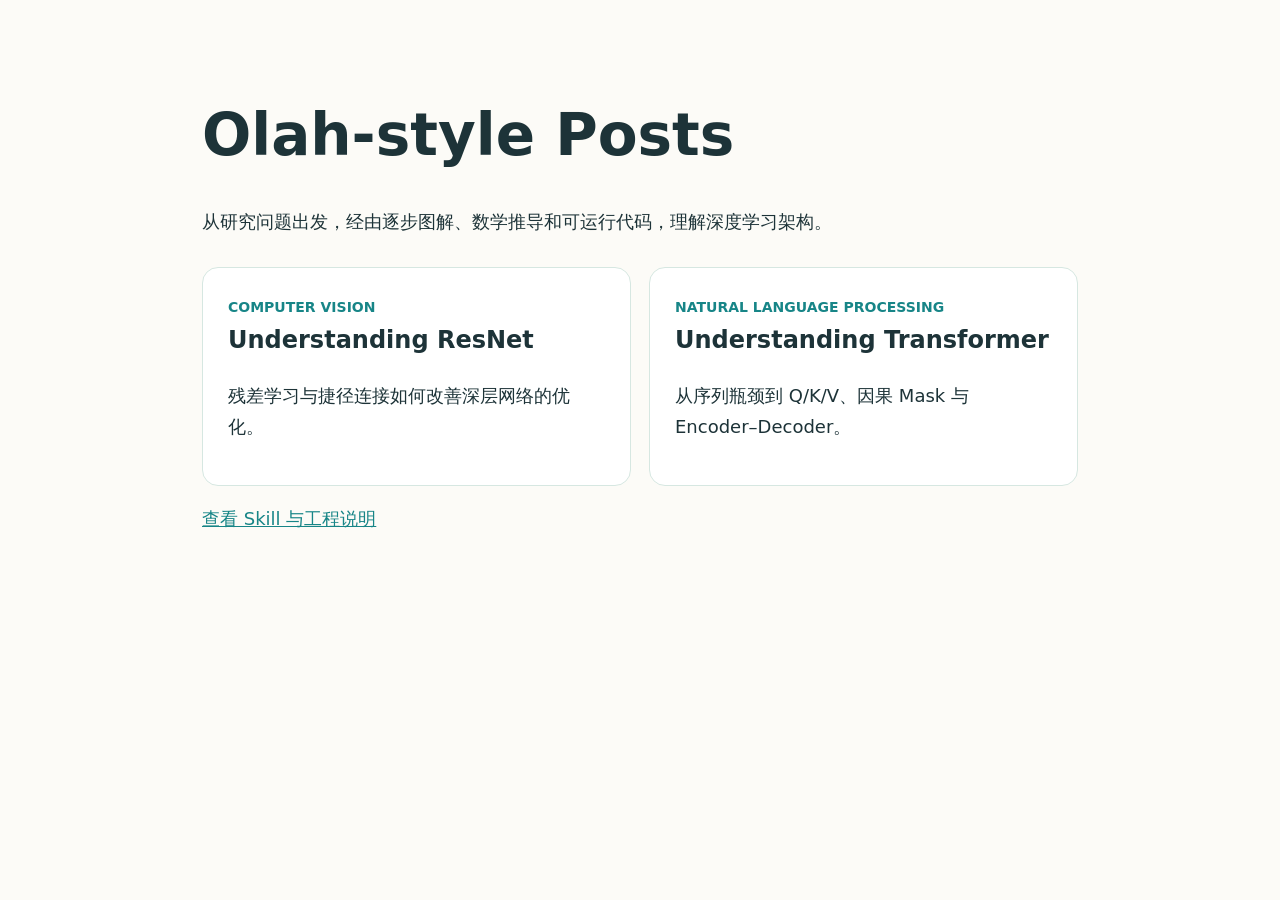
<file: .pi/skills/Olah-style-posts/index.html>
<!doctype html><html lang="zh-CN"><head><meta charset="utf-8"><meta name="viewport" content="width=device-width, initial-scale=1"><title>Olah-style Posts · Examples</title><style>
:root{--ink:#1d3338;--accent:#178587}*{box-sizing:border-box}body{font-family:system-ui,-apple-system,"PingFang SC",sans-serif;margin:0;color:var(--ink);background:#fcfbf7;line-height:1.7}main{max-width:920px;padding:65px 22px;margin:auto}h1{font-size:clamp(34px,6vw,58px);line-height:1.1}p{font-size:18px;max-width:720px}.cards{display:grid;grid-template-columns:repeat(auto-fit,minmax(270px,1fr));gap:18px;margin-top:30px}a.card{border:1px solid #d6e7e1;display:block;text-decoration:none;color:inherit;padding:25px;border-radius:16px;background:white}a.card:focus-visible{outline:3px solid var(--accent)}h2{margin-top:0}.label{color:var(--accent);font-weight:700;font-size:14px}a:not(.card){color:var(--accent)}
</style></head><body><main><h1>Olah-style Posts</h1><p>从研究问题出发，经由逐步图解、数学推导和可运行代码，理解深度学习架构。</p><div class="cards"><a class="card" href="examples/resnet/index.html"><span class="label">COMPUTER VISION</span><h2>Understanding ResNet</h2><p>残差学习与捷径连接如何改善深层网络的优化。</p></a><a class="card" href="examples/transformer/index.html"><span class="label">NATURAL LANGUAGE PROCESSING</span><h2>Understanding Transformer</h2><p>从序列瓶颈到 Q/K/V、因果 Mask 与 Encoder–Decoder。</p></a></div><p><a href="https://github.com/1998x-stack/Olah-style-posts">查看 Skill 与工程说明</a></p></main></body></html>
</file>
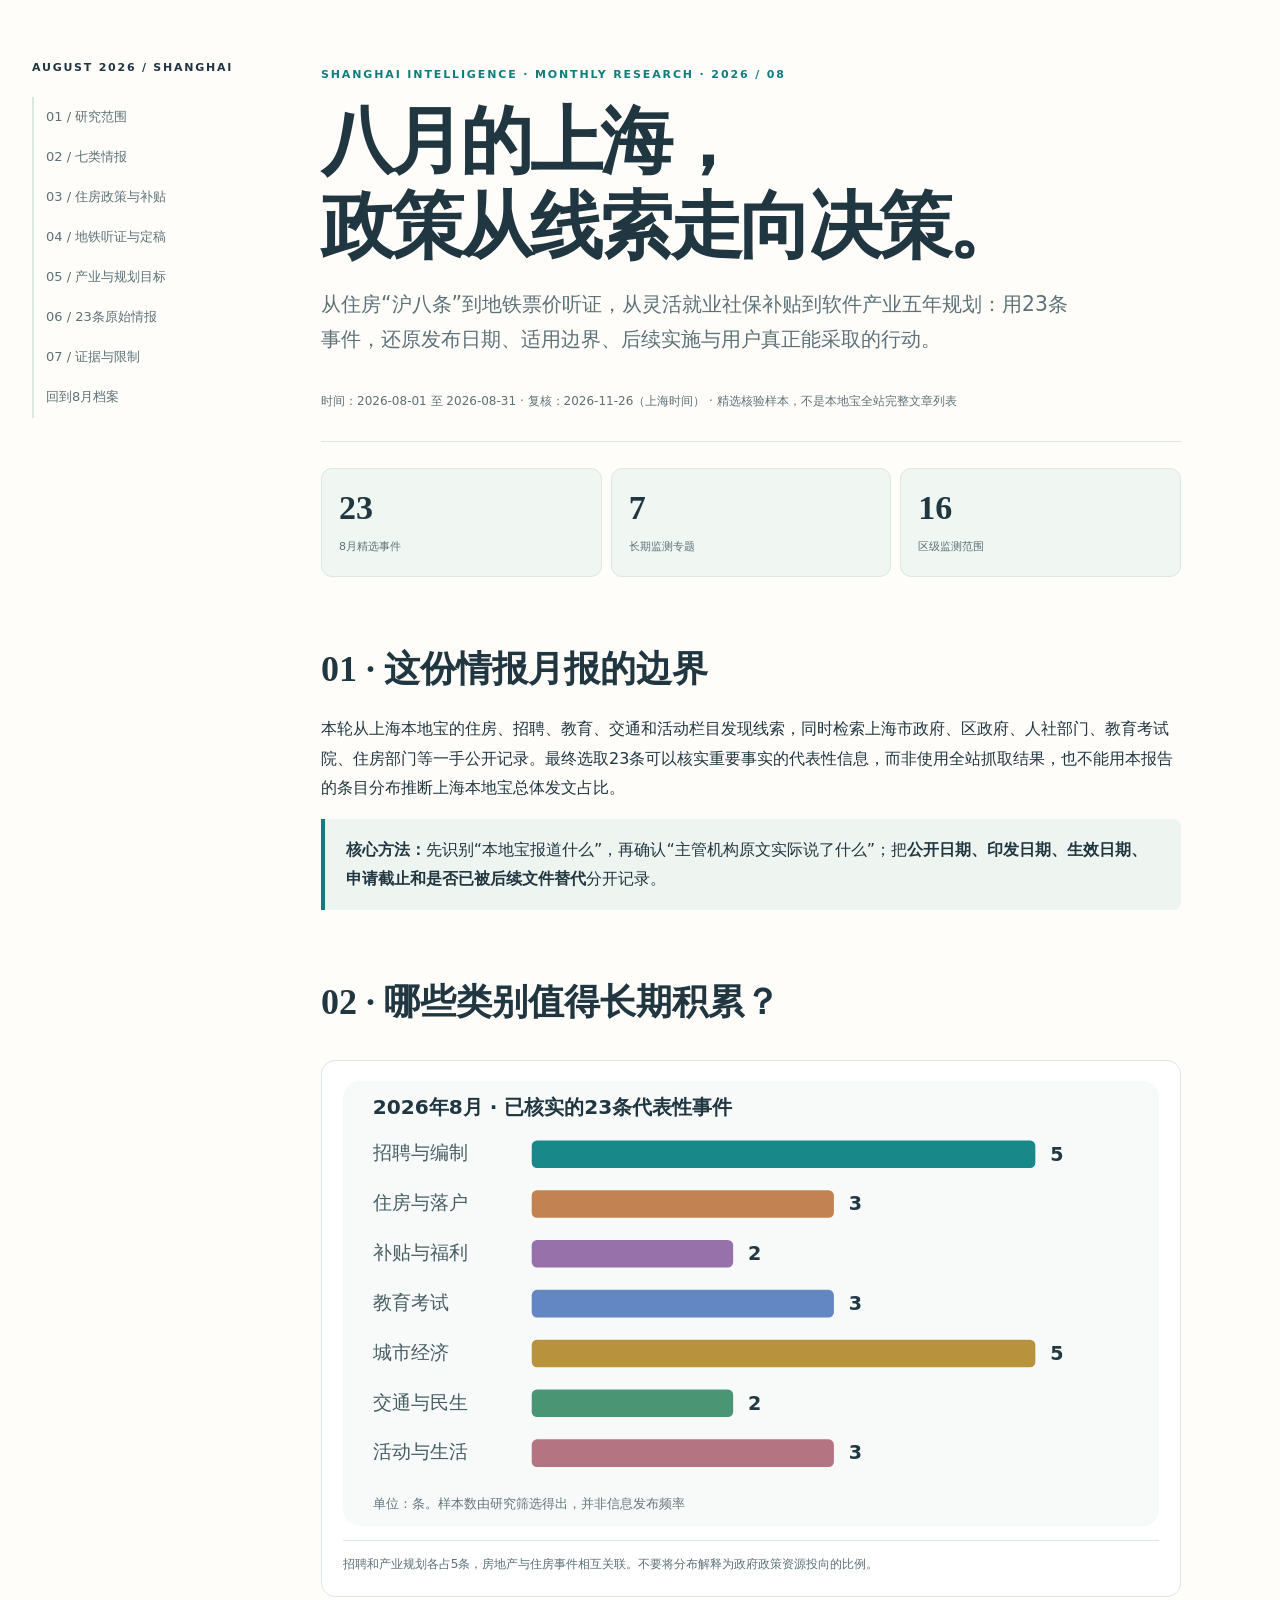
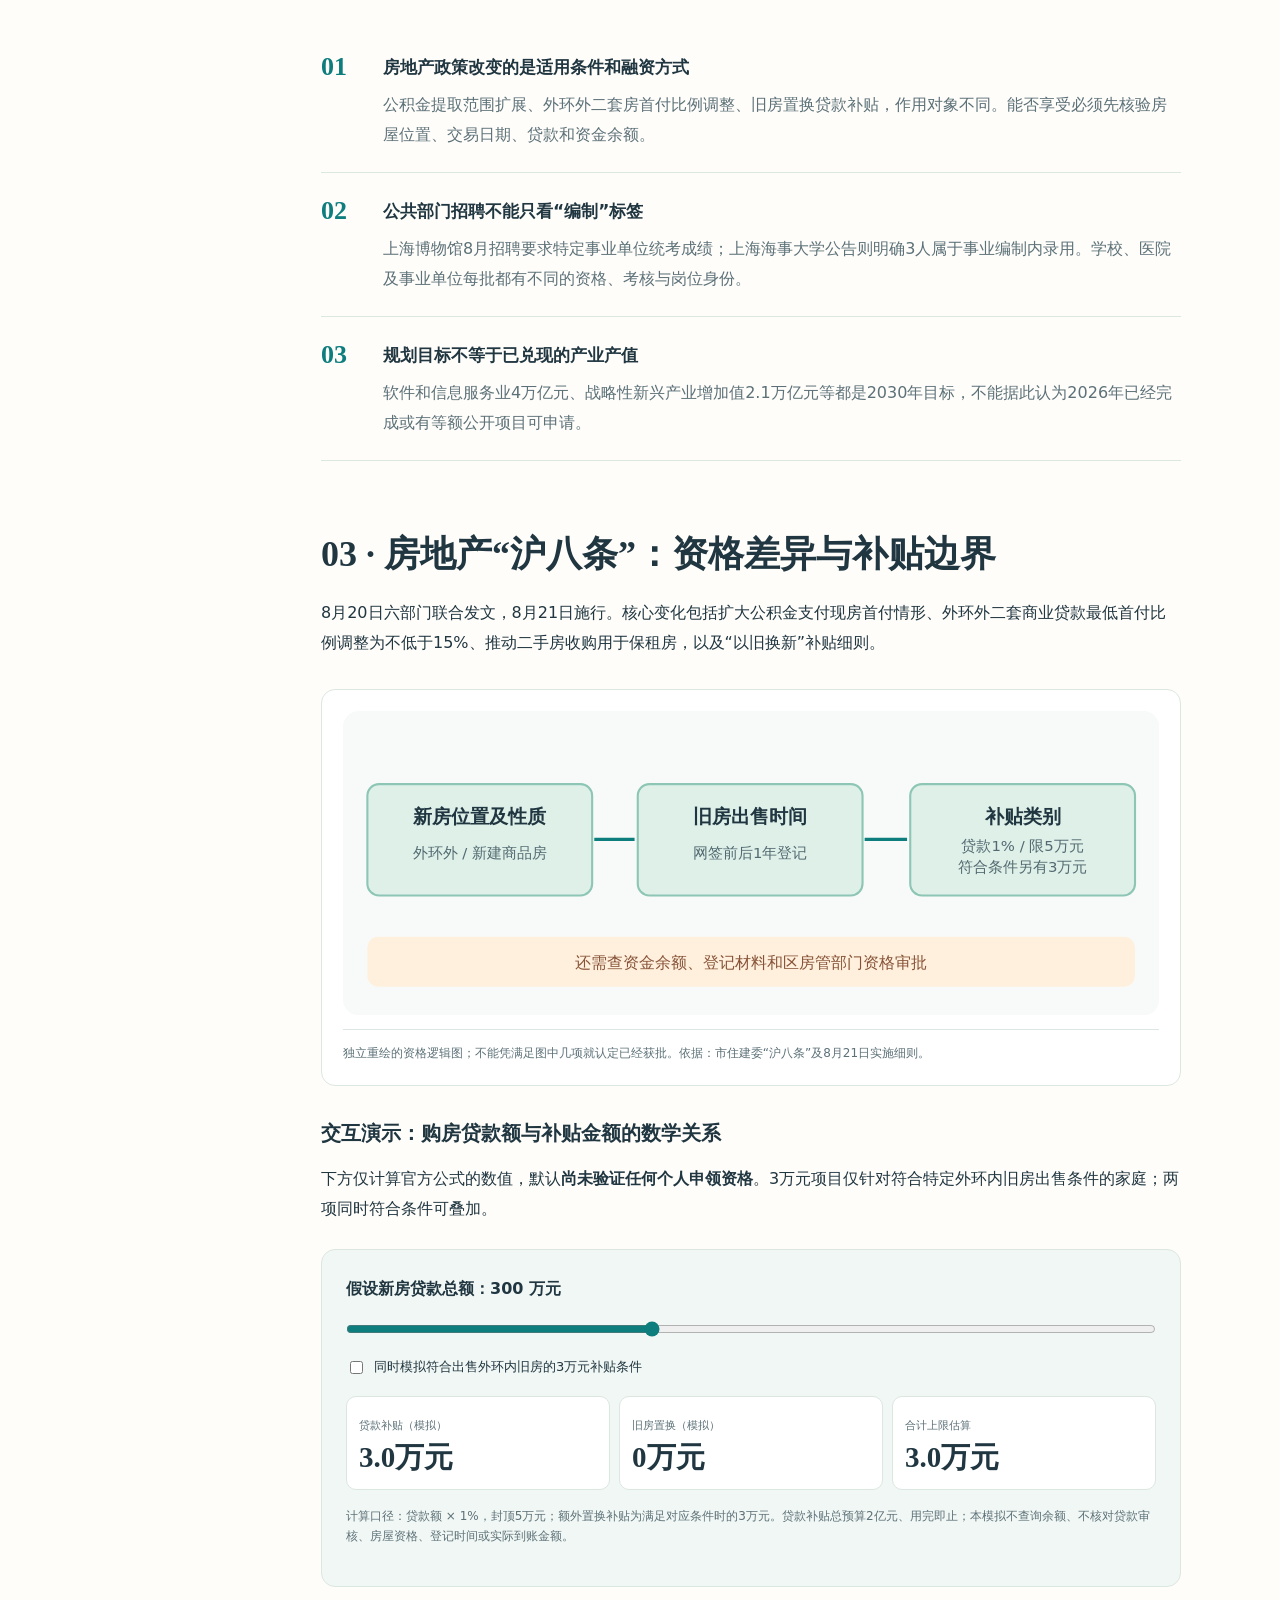
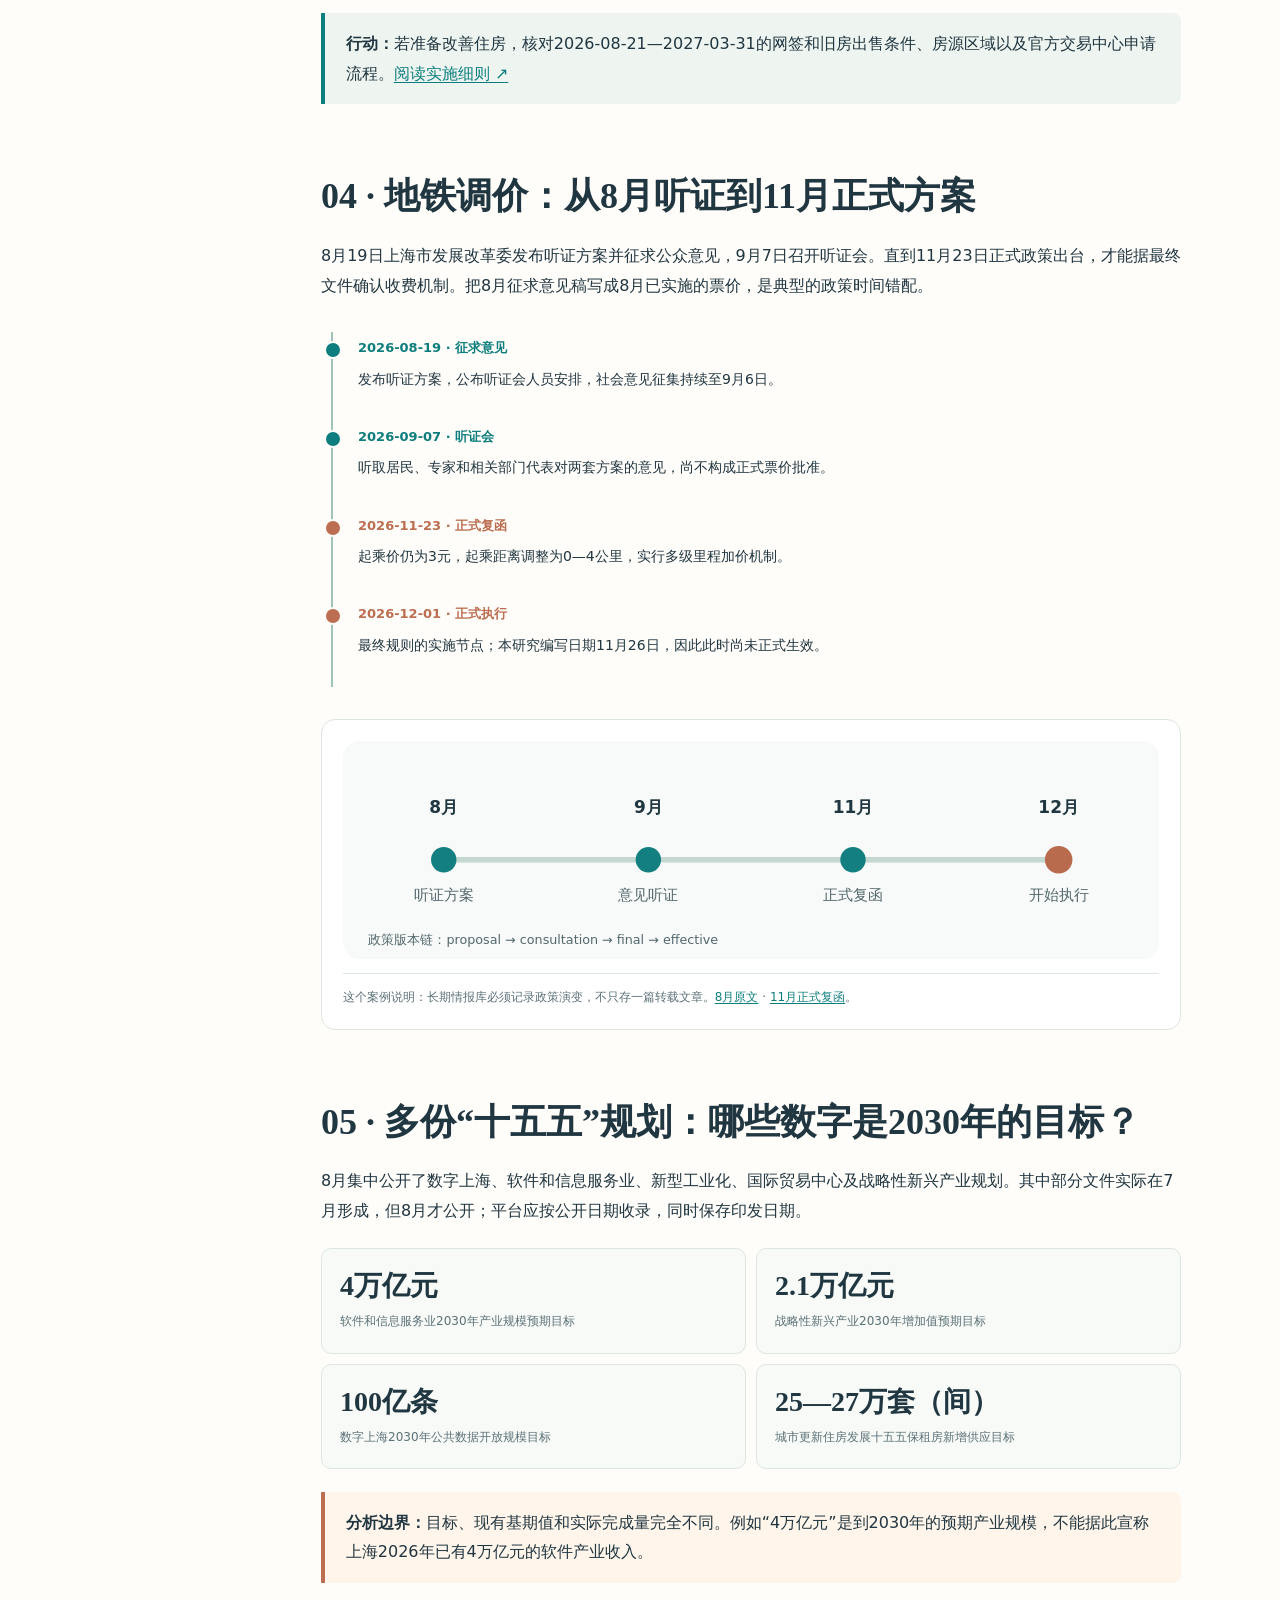
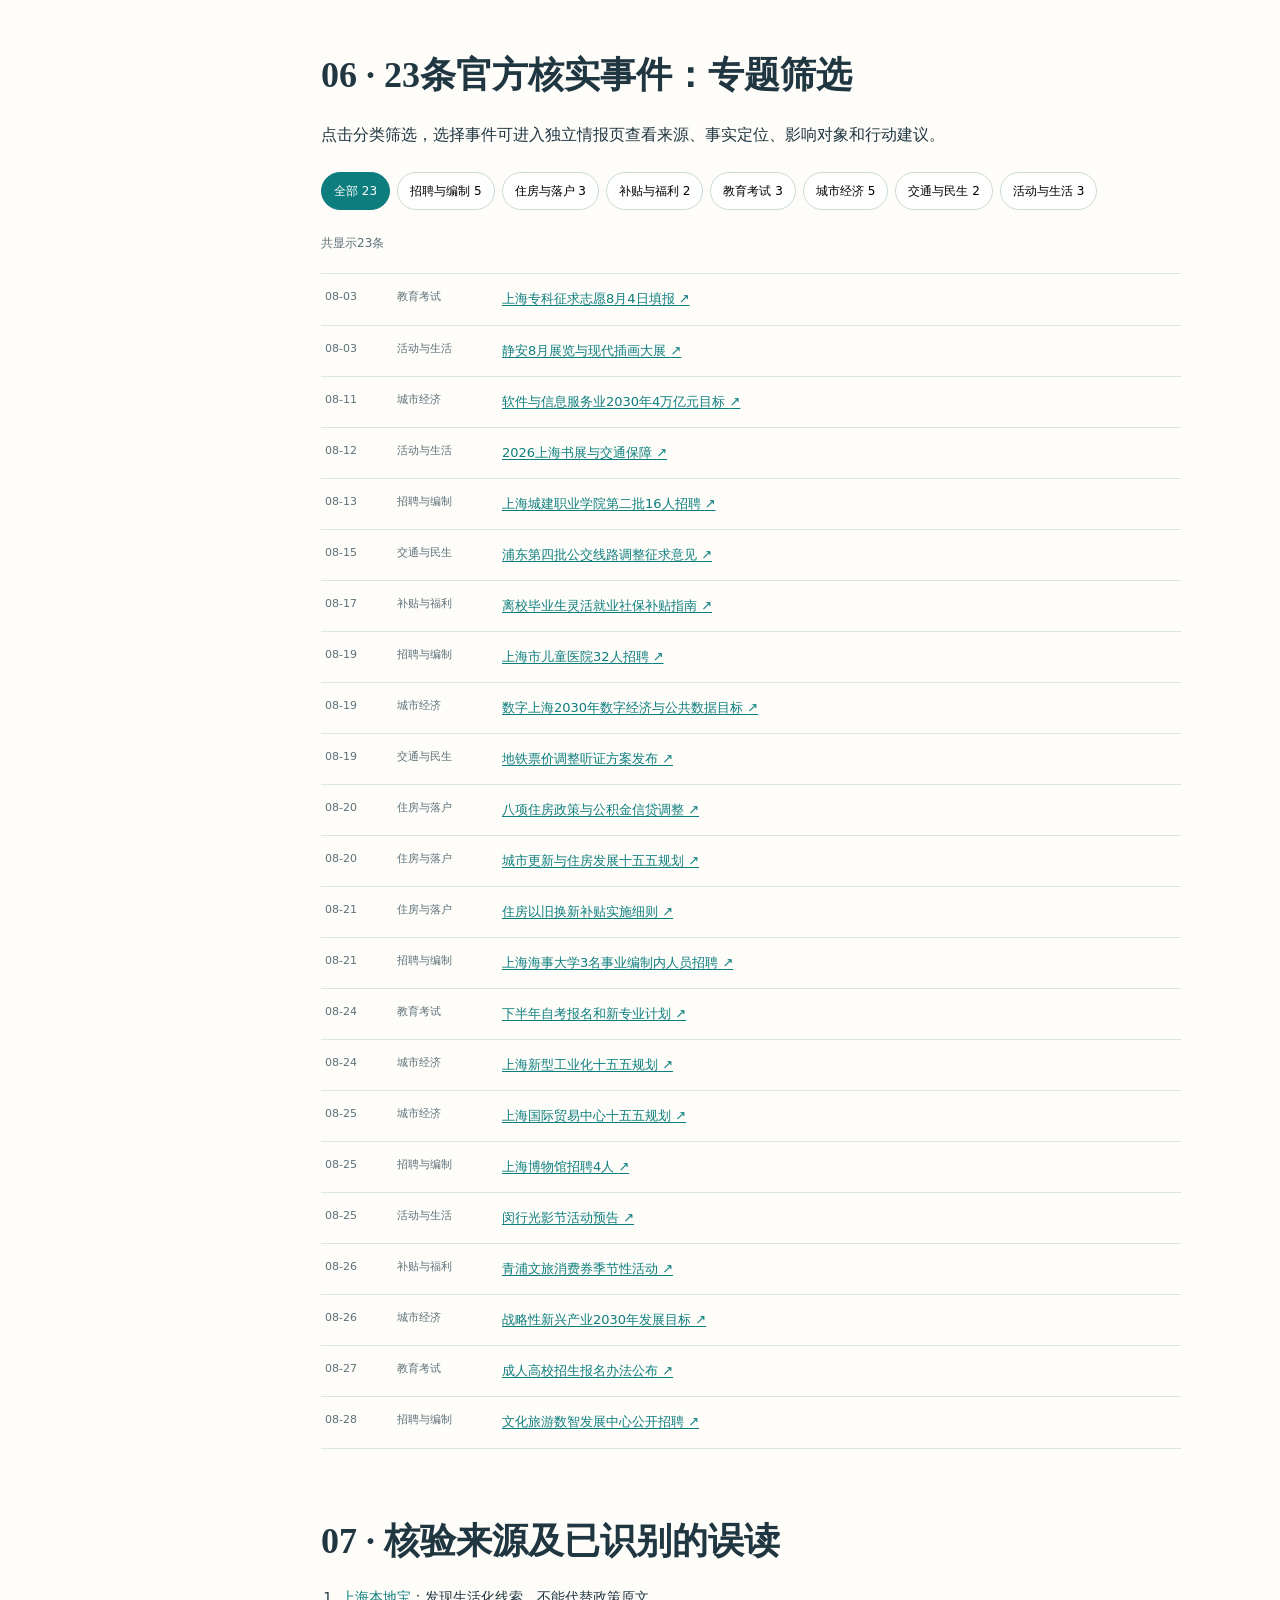
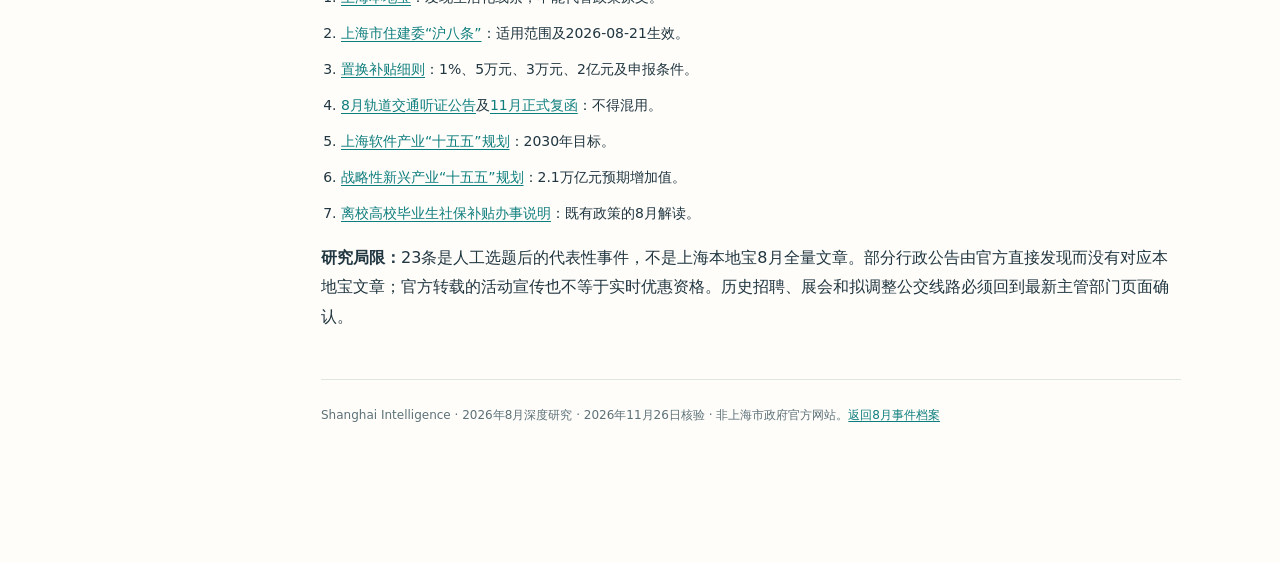
<file: content/reports/august-2026-shanghai-intelligence/index.html>
<!doctype html>
<html lang="zh-CN"><head>
<meta charset="utf-8"><meta name="viewport" content="width=device-width,initial-scale=1">
<meta name="color-scheme" content="light">
<meta name="description" content="2026年8月上海城市情报研究：23条政府和公共机构原文核验事件，覆盖住房、招聘、补贴、教育、经济、交通和活动。包含住房置换补贴计算和政策版本演变。">
<title>八月上海：政策从线索到决策｜Shanghai Intelligence</title>
<style>
:root{--paper:#fffdfa;--ink:#203640;--muted:#5c7178;--line:#dce7e1;--teal:#0d7e7d;--navy:#172e40;--warm:#bb6e50;--cream:#f6f7f3}
*{box-sizing:border-box}html{scroll-behavior:smooth}body{background:var(--paper);color:var(--ink);margin:0;font:16px/1.85 system-ui,-apple-system,"PingFang SC","Microsoft YaHei",sans-serif;-webkit-font-smoothing:antialiased}a{color:var(--teal);text-underline-offset:.19em}a:focus-visible,button:focus-visible,input:focus-visible,figure:focus-visible{outline:3px solid var(--teal);outline-offset:3px}.skip{position:absolute;top:-100px;left:14px;background:#fff;padding:8px 14px;z-index:99}.skip:focus{top:10px}
.wrap{max-width:1280px;margin:0 auto;padding:3.6rem 2rem 7rem;display:grid;grid-template-columns:225px minmax(0,1fr);gap:clamp(2rem,5vw,5rem)}.nav{position:sticky;align-self:start;top:2rem;font-size:13px;max-height:calc(100vh - 4rem);overflow:auto}.nav strong{font-size:11px;letter-spacing:.16em;display:block;margin-bottom:1.2rem}.nav a{display:block;padding:.5rem .75rem;border-left:2px solid var(--line);text-decoration:none;color:var(--muted)}.nav a:hover{border-color:var(--teal);color:var(--teal)}
main,article{min-width:0}article{max-width:860px}.eyebrow{font-size:11px;font-weight:750;letter-spacing:.17em;text-transform:uppercase;color:var(--teal)}h1{font:600 clamp(2.7rem,5.7vw,4.9rem)/1.16 Georgia,"Songti SC","SimSun",serif;letter-spacing:-.045em;margin:.8rem 0 1.1rem}.dek{font-size:clamp(1.1rem,1.9vw,1.27rem);line-height:1.75;color:var(--muted);max-width:760px}.meta{font-size:12px;color:var(--muted);border-bottom:1px solid var(--line);padding:1rem 0 1.8rem}.metrics{display:grid;grid-template-columns:repeat(3,minmax(0,1fr));gap:9px;margin:1.6rem 0}.metric{border:1px solid var(--line);border-radius:11px;background:#f0f6f2;padding:17px}.metric strong{font:650 34px/1.3 Georgia,serif;display:block}.metric small{color:var(--muted);font-size:11px}
section{margin-top:4.2rem;scroll-margin-top:2rem}section h2{font:600 clamp(1.7rem,2.9vw,2.25rem)/1.4 Georgia,"Songti SC","SimSun",serif;margin:0 0 1.2rem}section h3{font-size:1.25rem;line-height:1.5;margin:2rem 0 .8rem}p{margin:1rem 0}figure{border:1px solid var(--line);background:#fff;border-radius:14px;padding:1.3rem;margin:2rem 0;overflow-x:auto}figure svg{display:block;width:100%;height:auto}figcaption{font-size:12px;color:var(--muted);border-top:1px solid var(--line);padding-top:.75rem;margin-top:.85rem}.note{background:#eef5f1;padding:1rem 1.3rem;border-left:4px solid var(--teal);border-radius:0 8px 8px 0}.warning{background:#fff5eb;border-color:var(--warm)}
.insight{display:grid;grid-template-columns:45px 1fr;gap:17px;padding:23px 0;border-bottom:1px solid var(--line)}.insight .num{font:650 26px Georgia,serif;color:var(--teal)}.insight strong{font-size:17px}.insight p{color:var(--muted);margin:.4rem 0 0}
.simulator{border:1px solid var(--line);background:#f1f7f4;padding:24px;border-radius:14px;margin:1.6rem 0}.simulator label{display:block;font-weight:700}.simulator input[type=range]{width:100%;accent-color:var(--teal);margin:18px 0}.simulator .row{display:flex;gap:12px;flex-wrap:wrap;align-items:center}.simulator .row label{display:flex;gap:8px;align-items:center;font-size:13px;font-weight:500}.simulator input[type=checkbox]{accent-color:var(--teal)}.sim-results{display:grid;grid-template-columns:repeat(3,minmax(0,1fr));gap:9px;margin-top:17px}.sim-results>div{background:white;border:1px solid var(--line);border-radius:10px;padding:12px}.sim-results strong{display:block;font:650 clamp(19px,2.8vw,29px)/1.3 Georgia,"Songti SC",serif}.sim-results span{color:var(--muted);font-size:11px}.fine{font-size:12px;color:var(--muted);line-height:1.7}
.timeline{border-left:2px solid #9fc4b7;margin:2rem 0 0 10px}.time-item{position:relative;padding:0 0 1.45rem 25px}.time-item:before{content:"";position:absolute;left:-9px;top:9px;width:14px;height:14px;border-radius:50%;background:var(--teal);border:2px solid var(--paper)}.time-item strong{color:var(--teal);font-size:13px}.time-item p{font-size:14px;margin:5px 0}.time-item.final:before{background:var(--warm)}.time-item.final strong{color:var(--warm)}
.targets{display:grid;grid-template-columns:repeat(2,1fr);gap:10px;margin:1.4rem 0}.target{border:1px solid var(--line);background:#f7faf7;padding:18px;border-radius:10px}.target strong{font:650 28px Georgia,serif;display:block}.target small{color:var(--muted);font-size:12px}
.filters{display:flex;flex-wrap:wrap;gap:7px;margin:1.4rem 0}.filters button{background:white;border:1px solid #cbdcd3;border-radius:21px;padding:7px 12px;font:inherit;font-size:12px;cursor:pointer}.filters button[aria-pressed=true]{background:var(--teal);border-color:var(--teal);color:white}.match{font-size:12px;color:var(--muted)}.listing{padding:0;list-style:none;margin:1.2rem 0;border-top:1px solid var(--line)}.item{display:grid;grid-template-columns:62px 95px 1fr;gap:10px;padding:13px 4px;border-bottom:1px solid var(--line);font-size:13px;align-items:start}.item .date,.item .category{color:var(--muted);font-size:11px}.item[hidden]{display:none}.citations{padding-left:20px;font-size:14px}.citations li{margin:10px 0;overflow-wrap:anywhere}
footer{border-top:1px solid var(--line);margin-top:3rem;padding:1.5rem 0;font-size:12px;color:var(--muted)}
@media(max-width:900px){.wrap{display:block;padding:2rem 1.25rem 5rem}.nav{position:static;max-height:none;border-bottom:1px solid var(--line);padding-bottom:1rem;margin-bottom:2rem}.nav a{display:inline-block;border:0;border-bottom:2px solid transparent;padding:.4rem}}
@media(max-width:480px){body{font-size:15px}.wrap{padding:1.2rem 1rem 4rem}.metrics .metric{padding:10px}.metrics strong{font-size:25px}.metrics small{font-size:10px}.simulator{padding:14px}.sim-results>div{padding:9px}.sim-results strong{font-size:18px}.sim-results span{font-size:10px}figure{padding:.7rem}figure svg{width:690px;max-width:none}.targets{grid-template-columns:1fr}.item{grid-template-columns:44px 69px 1fr;gap:6px;font-size:12px}.item .date,.item .category{font-size:10px}section{margin-top:3rem}}
@media(prefers-reduced-motion:reduce){html{scroll-behavior:auto}*,*:before,*:after{transition:none!important;animation:none!important}}
@media print{body{background:white;color:black}.wrap{display:block;padding:0}.nav,.skip,.filters{display:none!important}section{margin-top:1.5rem}figure,.insight,.simulator{break-inside:avoid}}
</style>
</head><body><a href="#content" class="skip">跳转至正文</a>
<div class="wrap"><nav class="nav" aria-label="报告目录"><strong>AUGUST 2026 / SHANGHAI</strong>
<a href="#overview">01 / 研究范围</a><a href="#themes">02 / 七类情报</a><a href="#housing">03 / 住房政策与补贴</a><a href="#transport">04 / 地铁听证与定稿</a><a href="#economy">05 / 产业与规划目标</a><a href="#records">06 / 23条原始情报</a><a href="#evidence">07 / 证据与限制</a><a href="/shanghai-intelligence/monthly/2026-08/">回到8月档案</a>
</nav><main id="content"><article>
<header><span class="eyebrow">SHANGHAI INTELLIGENCE · MONTHLY RESEARCH · 2026 / 08</span>
<h1>八月的上海，<br>政策从线索走向决策。</h1>
<p class="dek">从住房“沪八条”到地铁票价听证，从灵活就业社保补贴到软件产业五年规划：用23条事件，还原发布日期、适用边界、后续实施与用户真正能采取的行动。</p>
<p class="meta">时间：2026-08-01 至 2026-08-31 · 复核：2026-11-26（上海时间） · 精选核验样本，不是本地宝全站完整文章列表</p>
<div class="metrics"><div class="metric"><strong>23</strong><small>8月精选事件</small></div><div class="metric"><strong>7</strong><small>长期监测专题</small></div><div class="metric"><strong>16</strong><small>区级监测范围</small></div></div>
</header>
<section id="overview"><h2>01 · 这份情报月报的边界</h2>
<p>本轮从上海本地宝的住房、招聘、教育、交通和活动栏目发现线索，同时检索上海市政府、区政府、人社部门、教育考试院、住房部门等一手公开记录。最终选取23条可以核实重要事实的代表性信息，而非使用全站抓取结果，也不能用本报告的条目分布推断上海本地宝总体发文占比。</p>
<div class="note"><strong>核心方法：</strong>先识别“本地宝报道什么”，再确认“主管机构原文实际说了什么”；把<strong>公开日期、印发日期、生效日期、申请截止和是否已被后续文件替代</strong>分开记录。</div>
</section>
<section id="themes"><h2>02 · 哪些类别值得长期积累？</h2>
<figure tabindex="0"><svg viewBox="0 0 770 420" role="img" aria-labelledby="categories-title categories-description" xmlns="http://www.w3.org/2000/svg">
<title id="categories-title">23条代表性事件的七专题分布</title>
<desc id="categories-description">招聘5、住房3、补贴2、教育3、经济5、交通2、活动3条。编辑性选样而非全站发文统计。</desc>
<rect width="770" height="420" rx="16" fill="#f7faf8"/><text x="28" y="31" font-size="19" font-weight="700" fill="#203640">2026年8月 · 已核实的23条代表性事件</text>
<g><text x="28" y="74" font-size="18" fill="#485e65">招聘与编制</text><rect x="178" y="56" rx="5" width="475" height="26" fill="#198889"/><text x="667" y="75" font-size="18" fill="#223943" font-weight="700">5</text></g><g><text x="28" y="121" font-size="18" fill="#485e65">住房与落户</text><rect x="178" y="103" rx="5" width="285" height="26" fill="#c28252"/><text x="477" y="122" font-size="18" fill="#223943" font-weight="700">3</text></g><g><text x="28" y="168" font-size="18" fill="#485e65">补贴与福利</text><rect x="178" y="150" rx="5" width="190" height="26" fill="#9772aa"/><text x="382" y="169" font-size="18" fill="#223943" font-weight="700">2</text></g><g><text x="28" y="215" font-size="18" fill="#485e65">教育考试</text><rect x="178" y="197" rx="5" width="285" height="26" fill="#6287c2"/><text x="477" y="216" font-size="18" fill="#223943" font-weight="700">3</text></g><g><text x="28" y="262" font-size="18" fill="#485e65">城市经济</text><rect x="178" y="244" rx="5" width="475" height="26" fill="#b9923e"/><text x="667" y="263" font-size="18" fill="#223943" font-weight="700">5</text></g><g><text x="28" y="309" font-size="18" fill="#485e65">交通与民生</text><rect x="178" y="291" rx="5" width="190" height="26" fill="#4a9674"/><text x="382" y="310" font-size="18" fill="#223943" font-weight="700">2</text></g><g><text x="28" y="356" font-size="18" fill="#485e65">活动与生活</text><rect x="178" y="338" rx="5" width="285" height="26" fill="#b47481"/><text x="477" y="357" font-size="18" fill="#223943" font-weight="700">3</text></g>
<text x="28" y="403" font-size="12" fill="#64767e">单位：条。样本数由研究筛选得出，并非信息发布频率</text>
</svg><figcaption>招聘和产业规划各占5条，房地产与住房事件相互关联。不要将分布解释为政府政策资源投向的比例。</figcaption></figure>
<div class="insight"><span class="num">01</span><div><strong>房地产政策改变的是适用条件和融资方式</strong><p>公积金提取范围扩展、外环外二套房首付比例调整、旧房置换贷款补贴，作用对象不同。能否享受必须先核验房屋位置、交易日期、贷款和资金余额。</p></div></div>
<div class="insight"><span class="num">02</span><div><strong>公共部门招聘不能只看“编制”标签</strong><p>上海博物馆8月招聘要求特定事业单位统考成绩；上海海事大学公告则明确3人属于事业编制内录用。学校、医院及事业单位每批都有不同的资格、考核与岗位身份。</p></div></div>
<div class="insight"><span class="num">03</span><div><strong>规划目标不等于已兑现的产业产值</strong><p>软件和信息服务业4万亿元、战略性新兴产业增加值2.1万亿元等都是2030年目标，不能据此认为2026年已经完成或有等额公开项目可申请。</p></div></div>
</section>
<section id="housing"><h2>03 · 房地产“沪八条”：资格差异与补贴边界</h2>
<p>8月20日六部门联合发文，8月21日施行。核心变化包括扩大公积金支付现房首付情形、外环外二套商业贷款最低首付比例调整为不低于15%、推动二手房收购用于保租房，以及“以旧换新”补贴细则。</p>
<figure tabindex="0"><svg viewBox="0 0 770 287" role="img" aria-labelledby="housing-title housing-description" xmlns="http://www.w3.org/2000/svg">
<title id="housing-title">买房补贴的资格判断链</title>
<desc id="housing-description">先判断新房是否为上海外环外新建商品房，再核对旧房是否在新房网签前后一年内完成出售登记，随后区分购房贷款补贴（1%，最高5万元）和出售外环内旧房的3万元置换补贴。所有事项须进一步确认额度和审批。</desc>
<rect width="770" height="287" fill="#f7faf8" rx="15"/>
<g fill="#dff0e9" stroke="#8ec6b5" stroke-width="2">
<rect x="23" y="69" width="212" height="105" rx="11"/>
<rect x="278" y="69" width="212" height="105" rx="11"/>
<rect x="535" y="69" width="212" height="105" rx="11"/></g>
<g fill="#203640" font-size="18" text-anchor="middle" font-weight="700">
<text x="129" y="106">新房位置及性质</text><text x="384" y="106">旧房出售时间</text><text x="641" y="106">补贴类别</text>
</g><g fill="#526a70" font-size="14" text-anchor="middle">
<text x="129" y="139">外环外 / 新建商品房</text><text x="384" y="139">网签前后1年登记</text><text x="641" y="132">贷款1% / 限5万元</text><text x="641" y="152">符合条件另有3万元</text></g>
<path d="M237 121H275M492 121H532" stroke="#0d7e7d" stroke-width="3"/>
<rect x="23" y="213" width="724" height="47" rx="10" fill="#fff0dd"/>
<text x="385" y="242" text-anchor="middle" font-size="15" fill="#875338">还需查资金余额、登记材料和区房管部门资格审批</text>
</svg><figcaption>独立重绘的资格逻辑图；不能凭满足图中几项就认定已经获批。依据：市住建委“沪八条”及8月21日实施细则。</figcaption></figure>
<h3>交互演示：购房贷款额与补贴金额的数学关系</h3>
<p>下方仅计算官方公式的数值，默认<strong>尚未验证任何个人申领资格</strong>。3万元项目仅针对符合特定外环内旧房出售条件的家庭；两项同时符合条件可叠加。</p>
<div class="simulator">
<label for="loan">假设新房贷款总额：<output id="loan-value" for="loan">300</output> 万元</label>
<input id="loan" type="range" min="0" max="800" step="10" value="300" aria-label="选择假设的新建商品住房贷款总额，单位万元">
<div class="row"><label><input type="checkbox" id="inner-old"> 同时模拟符合出售外环内旧房的3万元补贴条件</label></div>
<div class="sim-results" aria-live="polite">
<div><span>贷款补贴（模拟）</span><strong id="loan-subsidy">3.0万元</strong></div>
<div><span>旧房置换（模拟）</span><strong id="old-subsidy">0万元</strong></div>
<div><span>合计上限估算</span><strong id="total-subsidy">3.0万元</strong></div>
</div>
<p class="fine">计算口径：贷款额 × 1%，封顶5万元；额外置换补贴为满足对应条件时的3万元。贷款补贴总预算2亿元、用完即止；本模拟不查询余额、不核对贷款审核、房屋资格、登记时间或实际到账金额。</p>
</div>
<div class="note"><strong>行动：</strong>若准备改善住房，核对2026-08-21—2027-03-31的网签和旧房出售条件、房源区域以及官方交易中心申请流程。<a href="https://www.shanghai.gov.cn/gwk/search/content/5f90ebd0ac8e480d8a7ab92c2d79f8be" target="_blank" rel="noopener noreferrer">阅读实施细则 ↗</a></div>
</section>
<section id="transport"><h2>04 · 地铁调价：从8月听证到11月正式方案</h2>
<p>8月19日上海市发展改革委发布听证方案并征求公众意见，9月7日召开听证会。直到11月23日正式政策出台，才能据最终文件确认收费机制。把8月征求意见稿写成8月已实施的票价，是典型的政策时间错配。</p>
<div class="timeline">
<div class="time-item"><strong>2026-08-19 · 征求意见</strong><p>发布听证方案，公布听证会人员安排，社会意见征集持续至9月6日。</p></div>
<div class="time-item"><strong>2026-09-07 · 听证会</strong><p>听取居民、专家和相关部门代表对两套方案的意见，尚不构成正式票价批准。</p></div>
<div class="time-item final"><strong>2026-11-23 · 正式复函</strong><p>起乘价仍为3元，起乘距离调整为0—4公里，实行多级里程加价机制。</p></div>
<div class="time-item final"><strong>2026-12-01 · 正式执行</strong><p>最终规则的实施节点；本研究编写日期11月26日，因此此时尚未正式生效。</p></div>
</div>
<figure tabindex="0"><svg viewBox="0 0 770 206" role="img" aria-labelledby="metro-title metro-description" xmlns="http://www.w3.org/2000/svg">
<title id="metro-title">地铁价格政策从方案到正式规定的阶段图</title>
<desc id="metro-description">8月听证方案，9月听证，11月正式批准，12月实施。时间先后不代表每个阶段都具有同样法律效力。</desc>
<rect width="770" height="206" rx="16" fill="#f7faf8"/>
<path d="M90 112 H686" stroke="#c2d8d0" stroke-width="5"/>
<g fill="#147f80"><circle cx="95" cy="112" r="12"/><circle cx="288" cy="112" r="12"/><circle cx="481" cy="112" r="12"/></g>
<circle cx="675" cy="112" r="13" fill="#b96b4d"/>
<g text-anchor="middle" fill="#203640" font-size="16" font-weight="700">
<text x="95" y="68">8月</text><text x="288" y="68">9月</text><text x="481" y="68">11月</text><text x="675" y="68">12月</text>
</g><g text-anchor="middle" fill="#53676d" font-size="14">
<text x="95" y="150">听证方案</text><text x="288" y="150">意见听证</text><text x="481" y="150">正式复函</text><text x="675" y="150">开始执行</text></g>
<text x="24" y="191" fill="#53676d" font-size="12">政策版本链：proposal → consultation → final → effective</text>
</svg><figcaption>这个案例说明：长期情报库必须记录政策演变，不只存一篇转载文章。<a href="https://fgw.sh.gov.cn/fgw_jjjctk/20260819/b0582d1a6ea2499c9d8a775be9db235d.html" target="_blank" rel="noopener noreferrer">8月原文</a> · <a href="https://fgw.sh.gov.cn/fgw_jjjctk/20261123/f57b63885c514c829ee269ed589ab2b9.html" target="_blank" rel="noopener noreferrer">11月正式复函</a>。</figcaption></figure>
</section>
<section id="economy"><h2>05 · 多份“十五五”规划：哪些数字是2030年的目标？</h2>
<p>8月集中公开了数字上海、软件和信息服务业、新型工业化、国际贸易中心及战略性新兴产业规划。其中部分文件实际在7月形成，但8月才公开；平台应按公开日期收录，同时保存印发日期。</p>
<div class="targets">
<div class="target"><strong>4万亿元</strong><small>软件和信息服务业2030年产业规模预期目标</small></div>
<div class="target"><strong>2.1万亿元</strong><small>战略性新兴产业2030年增加值预期目标</small></div>
<div class="target"><strong>100亿条</strong><small>数字上海2030年公共数据开放规模目标</small></div>
<div class="target"><strong>25—27万套（间）</strong><small>城市更新住房发展十五五保租房新增供应目标</small></div>
</div>
<div class="note warning"><strong>分析边界：</strong>目标、现有基期值和实际完成量完全不同。例如“4万亿元”是到2030年的预期产业规模，不能据此宣称上海2026年已有4万亿元的软件产业收入。</div>
</section>
<section id="records"><h2>06 · 23条官方核实事件：专题筛选</h2>
<p>点击分类筛选，选择事件可进入独立情报页查看来源、事实定位、影响对象和行动建议。</p>
<div class="filters" role="group" aria-label="七专题筛选">
<button type="button" data-filter="all" aria-pressed="true">全部 23</button>
<button type="button" data-filter="jobs" aria-pressed="false">招聘与编制 5</button><button type="button" data-filter="housing" aria-pressed="false">住房与落户 3</button><button type="button" data-filter="benefits" aria-pressed="false">补贴与福利 2</button><button type="button" data-filter="education" aria-pressed="false">教育考试 3</button><button type="button" data-filter="economy" aria-pressed="false">城市经济 5</button><button type="button" data-filter="mobility" aria-pressed="false">交通与民生 2</button><button type="button" data-filter="lifestyle" aria-pressed="false">活动与生活 3</button>
</div>
<p id="filter-count" class="match" aria-live="polite">共显示23条</p>
<ol class="listing" id="listing"><li class="item" data-topic="education"><span class="date">08-03</span><span class="category">教育考试</span><a href="/shanghai-intelligence/events/sh-aug2026-college-enrollment-supplement/">上海专科征求志愿8月4日填报 <span aria-hidden="true">↗</span></a></li>
<li class="item" data-topic="lifestyle"><span class="date">08-03</span><span class="category">活动与生活</span><a href="/shanghai-intelligence/events/sh-aug2026-jingan-august-exhibitions/">静安8月展览与现代插画大展 <span aria-hidden="true">↗</span></a></li>
<li class="item" data-topic="economy"><span class="date">08-11</span><span class="category">城市经济</span><a href="/shanghai-intelligence/events/sh-aug2026-software-industry-15th-plan/">软件与信息服务业2030年4万亿元目标 <span aria-hidden="true">↗</span></a></li>
<li class="item" data-topic="lifestyle"><span class="date">08-12</span><span class="category">活动与生活</span><a href="/shanghai-intelligence/events/sh-aug2026-shanghai-book-fair-2026/">2026上海书展与交通保障 <span aria-hidden="true">↗</span></a></li>
<li class="item" data-topic="jobs"><span class="date">08-13</span><span class="category">招聘与编制</span><a href="/shanghai-intelligence/events/sh-aug2026-urban-construction-college-jobs/">上海城建职业学院第二批16人招聘 <span aria-hidden="true">↗</span></a></li>
<li class="item" data-topic="mobility"><span class="date">08-15</span><span class="category">交通与民生</span><a href="/shanghai-intelligence/events/sh-aug2026-pudong-bus-consultation/">浦东第四批公交线路调整征求意见 <span aria-hidden="true">↗</span></a></li>
<li class="item" data-topic="benefits"><span class="date">08-17</span><span class="category">补贴与福利</span><a href="/shanghai-intelligence/events/sh-aug2026-flexible-graduates-social-subsidy/">离校毕业生灵活就业社保补贴指南 <span aria-hidden="true">↗</span></a></li>
<li class="item" data-topic="jobs"><span class="date">08-19</span><span class="category">招聘与编制</span><a href="/shanghai-intelligence/events/sh-aug2026-children-hospital-recruitment/">上海市儿童医院32人招聘 <span aria-hidden="true">↗</span></a></li>
<li class="item" data-topic="economy"><span class="date">08-19</span><span class="category">城市经济</span><a href="/shanghai-intelligence/events/sh-aug2026-digital-shanghai-15th-plan/">数字上海2030年数字经济与公共数据目标 <span aria-hidden="true">↗</span></a></li>
<li class="item" data-topic="mobility"><span class="date">08-19</span><span class="category">交通与民生</span><a href="/shanghai-intelligence/events/sh-aug2026-metro-fare-hearing/">地铁票价调整听证方案发布 <span aria-hidden="true">↗</span></a></li>
<li class="item" data-topic="housing"><span class="date">08-20</span><span class="category">住房与落户</span><a href="/shanghai-intelligence/events/sh-aug2026-eight-housing-measures/">八项住房政策与公积金信贷调整 <span aria-hidden="true">↗</span></a></li>
<li class="item" data-topic="housing"><span class="date">08-20</span><span class="category">住房与落户</span><a href="/shanghai-intelligence/events/sh-aug2026-city-renewal-housing-15th-plan/">城市更新与住房发展十五五规划 <span aria-hidden="true">↗</span></a></li>
<li class="item" data-topic="housing"><span class="date">08-21</span><span class="category">住房与落户</span><a href="/shanghai-intelligence/events/sh-aug2026-housing-replacement-subsidy/">住房以旧换新补贴实施细则 <span aria-hidden="true">↗</span></a></li>
<li class="item" data-topic="jobs"><span class="date">08-21</span><span class="category">招聘与编制</span><a href="/shanghai-intelligence/events/sh-aug2026-maritime-university-recruitment/">上海海事大学3名事业编制内人员招聘 <span aria-hidden="true">↗</span></a></li>
<li class="item" data-topic="education"><span class="date">08-24</span><span class="category">教育考试</span><a href="/shanghai-intelligence/events/sh-aug2026-autumn-self-study-registration/">下半年自考报名和新专业计划 <span aria-hidden="true">↗</span></a></li>
<li class="item" data-topic="economy"><span class="date">08-24</span><span class="category">城市经济</span><a href="/shanghai-intelligence/events/sh-aug2026-new-industrialization-15th-plan/">上海新型工业化十五五规划 <span aria-hidden="true">↗</span></a></li>
<li class="item" data-topic="economy"><span class="date">08-25</span><span class="category">城市经济</span><a href="/shanghai-intelligence/events/sh-aug2026-international-trade-15th-plan/">上海国际贸易中心十五五规划 <span aria-hidden="true">↗</span></a></li>
<li class="item" data-topic="jobs"><span class="date">08-25</span><span class="category">招聘与编制</span><a href="/shanghai-intelligence/events/sh-aug2026-museum-recruitment/">上海博物馆招聘4人 <span aria-hidden="true">↗</span></a></li>
<li class="item" data-topic="lifestyle"><span class="date">08-25</span><span class="category">活动与生活</span><a href="/shanghai-intelligence/events/sh-aug2026-minhang-light-festival-preview/">闵行光影节活动预告 <span aria-hidden="true">↗</span></a></li>
<li class="item" data-topic="benefits"><span class="date">08-26</span><span class="category">补贴与福利</span><a href="/shanghai-intelligence/events/sh-aug2026-qingpu-summer-cultural-vouchers/">青浦文旅消费券季节性活动 <span aria-hidden="true">↗</span></a></li>
<li class="item" data-topic="economy"><span class="date">08-26</span><span class="category">城市经济</span><a href="/shanghai-intelligence/events/sh-aug2026-strategic-emerging-15th-plan/">战略性新兴产业2030年发展目标 <span aria-hidden="true">↗</span></a></li>
<li class="item" data-topic="education"><span class="date">08-27</span><span class="category">教育考试</span><a href="/shanghai-intelligence/events/sh-aug2026-adult-education-admissions-registration/">成人高校招生报名办法公布 <span aria-hidden="true">↗</span></a></li>
<li class="item" data-topic="jobs"><span class="date">08-28</span><span class="category">招聘与编制</span><a href="/shanghai-intelligence/events/sh-aug2026-culture-digital-center-recruitment/">文化旅游数智发展中心公开招聘 <span aria-hidden="true">↗</span></a></li></ol>
</section>
<section id="evidence"><h2>07 · 核验来源及已识别的误读</h2>
<ol class="citations">
<li><a href="https://sh.bendibao.com/" target="_blank" rel="noopener noreferrer">上海本地宝</a>：发现生活化线索，不能代替政策原文。</li>
<li><a href="https://zjw.sh.gov.cn/jsgl/20260820/82df5e3bf87845ed903492dc5d495574.html" target="_blank" rel="noopener noreferrer">上海市住建委“沪八条”</a>：适用范围及2026-08-21生效。</li>
<li><a href="https://www.shanghai.gov.cn/gwk/search/content/5f90ebd0ac8e480d8a7ab92c2d79f8be" target="_blank" rel="noopener noreferrer">置换补贴细则</a>：1%、5万元、3万元、2亿元及申报条件。</li>
<li><a href="https://fgw.sh.gov.cn/fgw_jjjctk/20260819/b0582d1a6ea2499c9d8a775be9db235d.html" target="_blank" rel="noopener noreferrer">8月轨道交通听证公告</a>及<a href="https://fgw.sh.gov.cn/fgw_jjjctk/20261123/f57b63885c514c829ee269ed589ab2b9.html" target="_blank" rel="noopener noreferrer">11月正式复函</a>：不得混用。</li>
<li><a href="https://www.shanghai.gov.cn/gwk/search/content/7ff732b1c470421c86e46d14c0270ead" target="_blank" rel="noopener noreferrer">上海软件产业“十五五”规划</a>：2030年目标。</li>
<li><a href="https://www.shanghai.gov.cn/nw12344/20260826/0f32f0c1379a4e949a1ca414b0be25b5.html" target="_blank" rel="noopener noreferrer">战略性新兴产业“十五五”规划</a>：2.1万亿元预期增加值。</li>
<li><a href="https://www.shanghai.gov.cn/nw17239/20260817/ec08fdb6f8d54560a1001eb21a702739.html" target="_blank" rel="noopener noreferrer">离校高校毕业生社保补贴办事说明</a>：既有政策的8月解读。</li>
</ol>
<p><strong>研究局限：</strong>23条是人工选题后的代表性事件，不是上海本地宝8月全量文章。部分行政公告由官方直接发现而没有对应本地宝文章；官方转载的活动宣传也不等于实时优惠资格。历史招聘、展会和拟调整公交线路必须回到最新主管部门页面确认。</p>
</section><footer>Shanghai Intelligence · 2026年8月深度研究 · 2026年11月26日核验 · 非上海市政府官方网站。<a href="/shanghai-intelligence/monthly/2026-08/">返回8月事件档案</a></footer>
</article></main></div>
<script>
(function(){"use strict";
var buttons=[...document.querySelectorAll("[data-filter]")],items=[...document.querySelectorAll(".item")],out=document.getElementById("filter-count");
function filter(topic){var n=0;items.forEach(function(item){var show=topic==="all"||item.dataset.topic===topic;item.hidden=!show;if(show)n++;});buttons.forEach(function(b){b.setAttribute("aria-pressed",String(b.dataset.filter===topic));});out.textContent="共显示"+n+"条";}
buttons.forEach(function(b){b.addEventListener("click",function(){filter(b.dataset.filter);});});filter("all");
var slider=document.getElementById("loan"),add=document.getElementById("inner-old");
function calc(){var w=Number(slider.value),part=Math.min(w/100,5),extra=add.checked?3:0;document.getElementById("loan-value").textContent=String(w);document.getElementById("loan-subsidy").textContent=part.toFixed(1)+"万元";document.getElementById("old-subsidy").textContent=extra+"万元";document.getElementById("total-subsidy").textContent=(part+extra).toFixed(1)+"万元";}
slider.addEventListener("input",calc);add.addEventListener("change",calc);calc();
})();
</script>
</body></html>
</file>
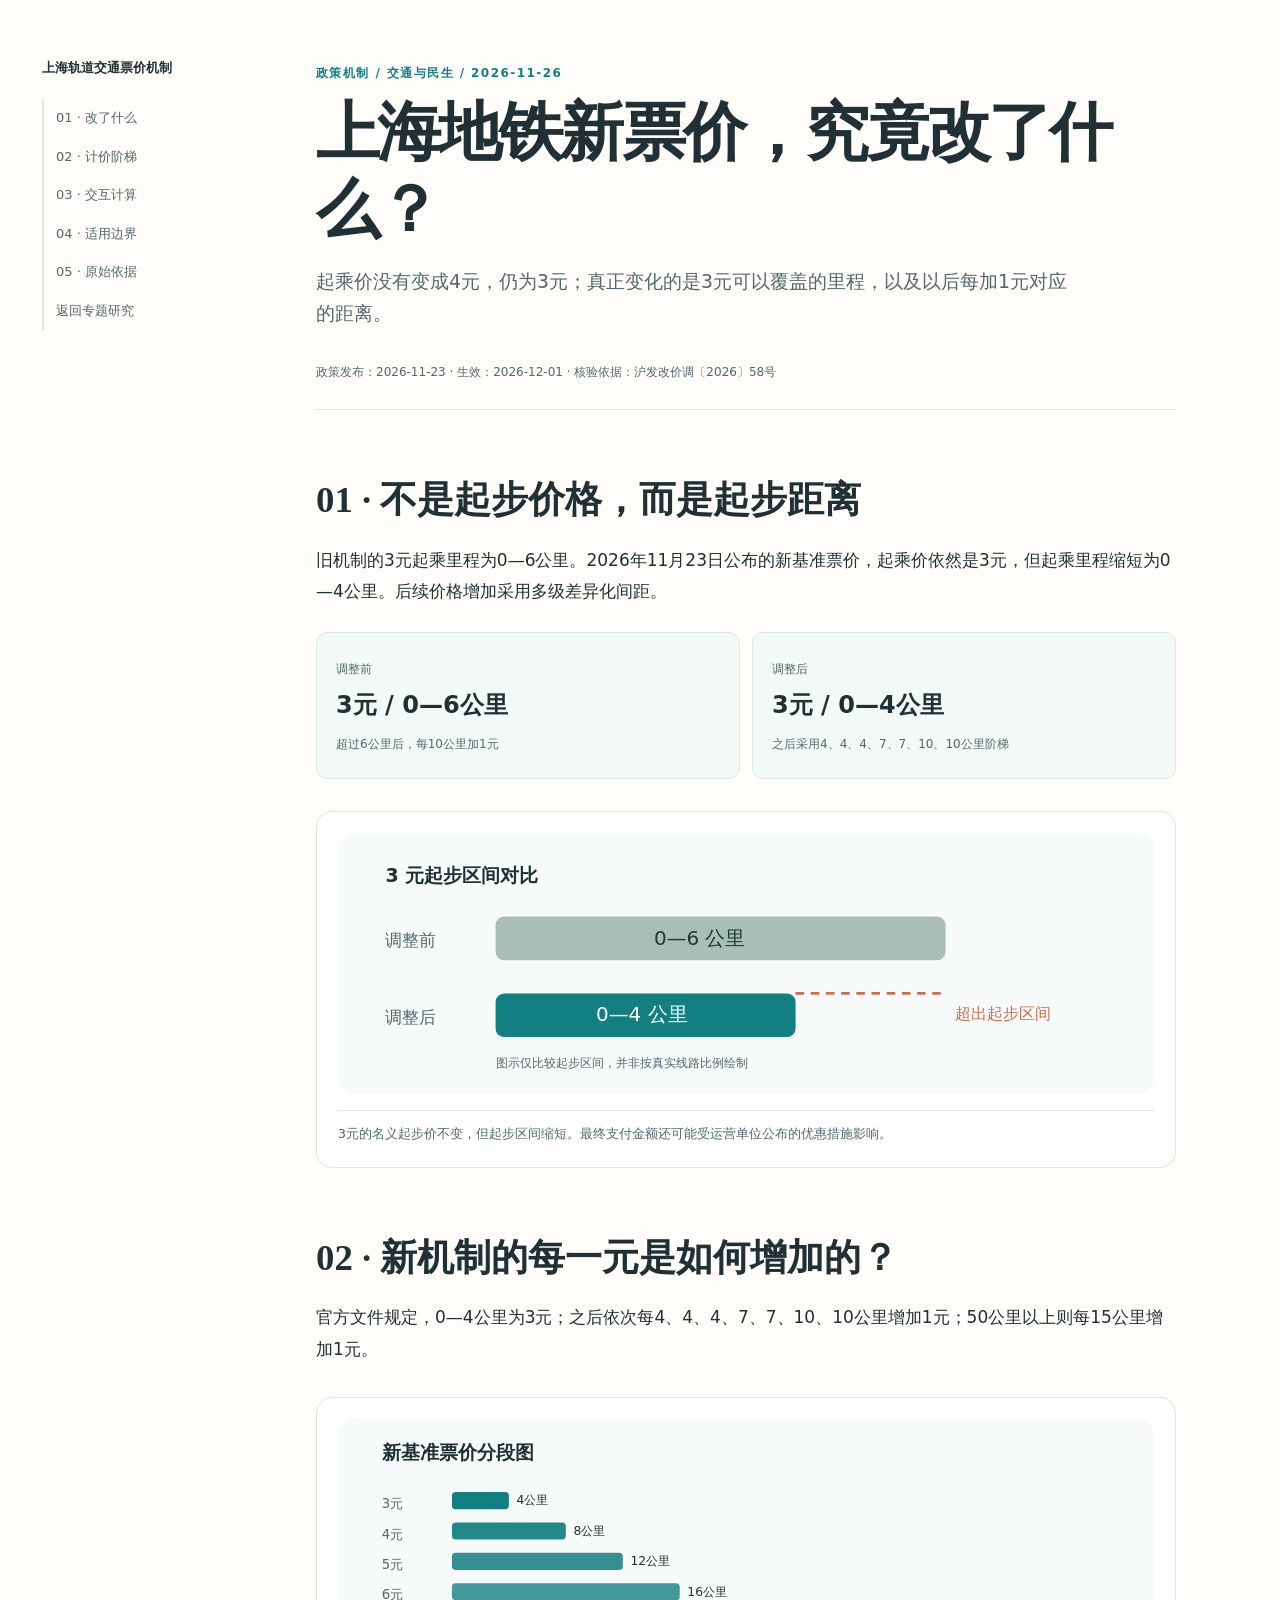
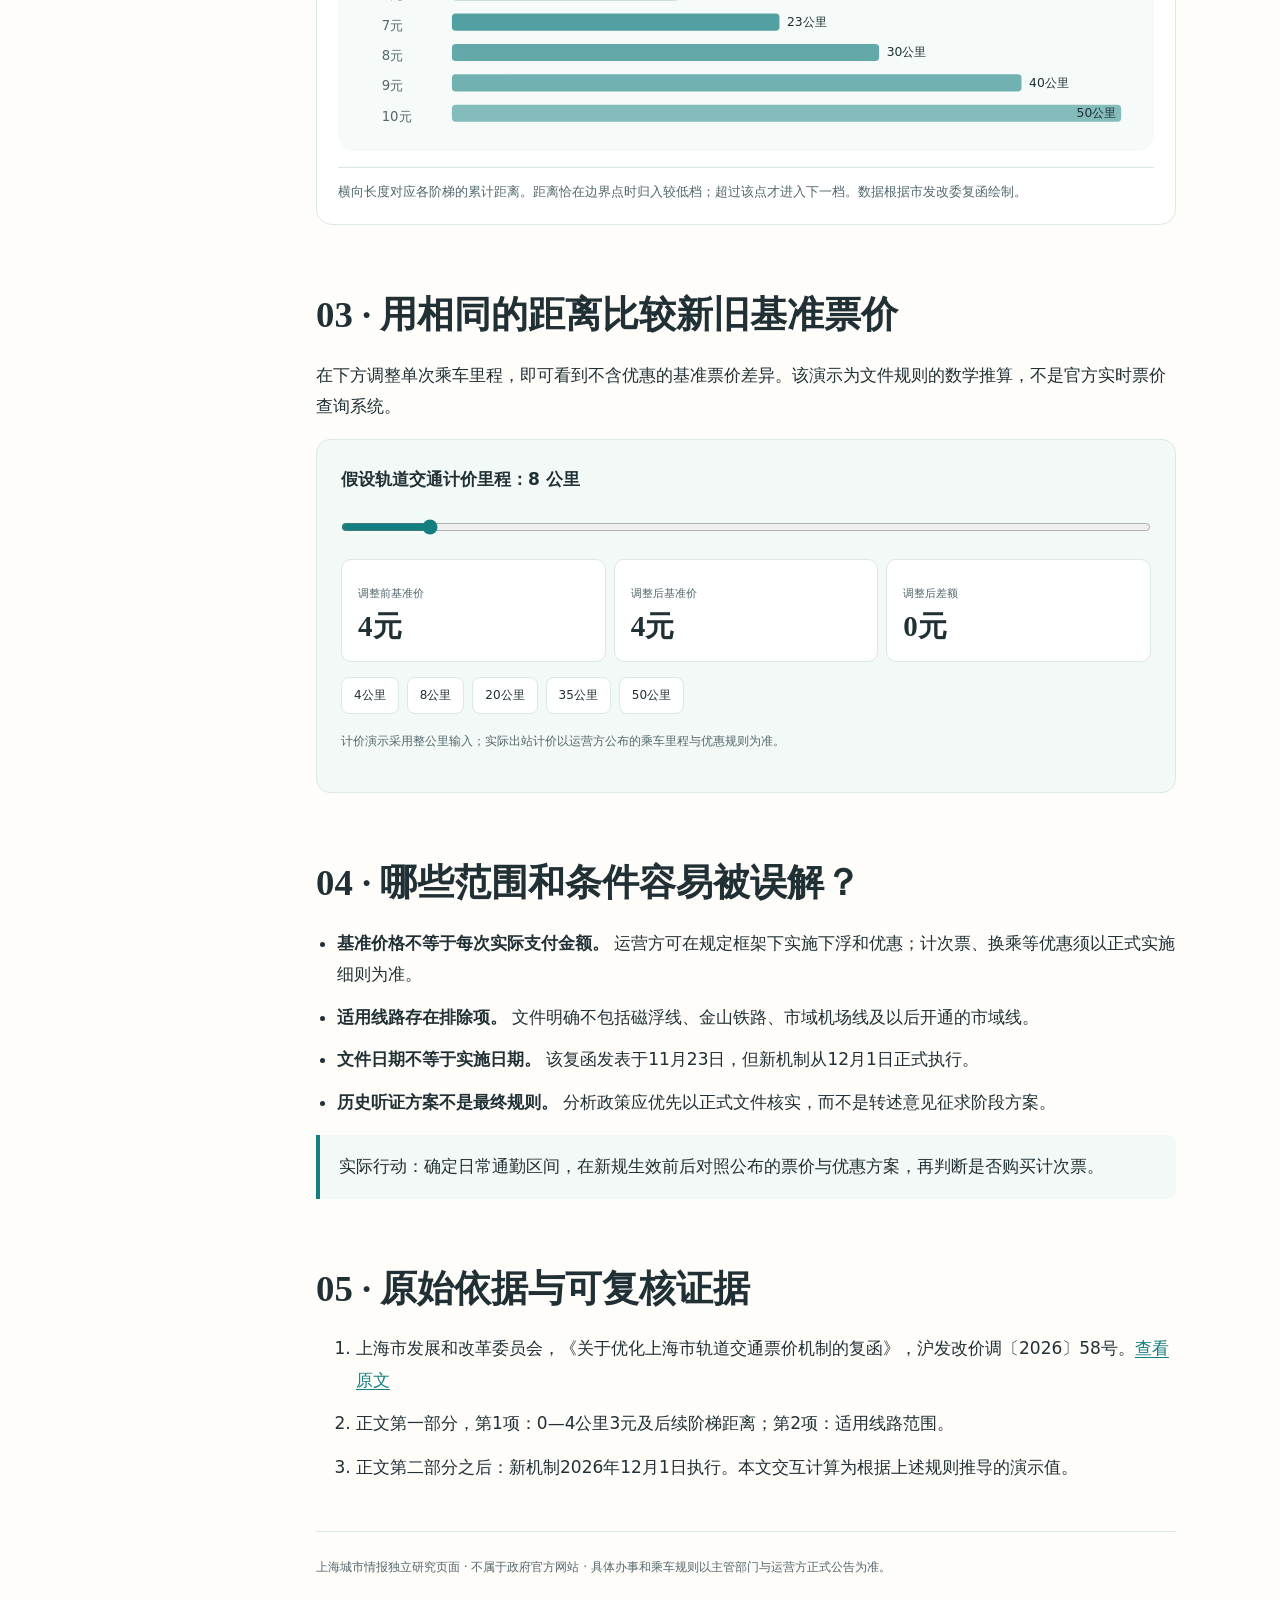
<file: content/reports/metro-fare-2026/index.html>
<!doctype html>
<html lang="zh-CN">
<head>
<meta charset="utf-8">
<meta name="viewport" content="width=device-width,initial-scale=1">
<meta name="color-scheme" content="light">
<meta name="description" content="图解上海轨道交通2026年12月起实施的票价机制：官方文件、分段区间与新旧基准票价交互计算。">
<title>上海地铁新票价究竟改了什么？｜上海城市情报</title>
<style>
:root{--paper:#fffdf9;--ink:#203035;--subtle:#53676d;--accent:#147f80;--border:#dce8e4;--surface:#f3f9f6;--warm:#d06d4d}
*{box-sizing:border-box}html{scroll-behavior:smooth}body{margin:0;background:var(--paper);color:var(--ink);font:17px/1.85 system-ui,-apple-system,"PingFang SC","Microsoft YaHei",sans-serif}
a{color:var(--accent);text-underline-offset:.18em}a:focus-visible,button:focus-visible,input:focus-visible{outline:3px solid var(--accent);outline-offset:3px}.skip{position:absolute;top:-100px;left:1rem;padding:.5rem 1rem;background:#fff;z-index:10}.skip:focus{top:0}
.layout{max-width:1260px;display:grid;grid-template-columns:210px minmax(0,1fr);gap:clamp(2rem,5vw,5rem);padding:3.5rem 2rem 7rem;margin:auto}.toc{position:sticky;top:2rem;align-self:start;font-size:13px;max-height:90vh;overflow:auto}.toc strong{display:block;margin-bottom:1.2rem}.toc a{display:block;border-left:2px solid var(--border);padding:.45rem .75rem;text-decoration:none;color:var(--subtle)}.toc a:hover{border-color:var(--accent);color:var(--accent)}main{min-width:0}article{max-width:860px}.eyebrow{color:var(--accent);font-weight:700;font-size:12px;letter-spacing:.12em}.article-header h1{font:600 clamp(2.55rem,5vw,4.6rem)/1.2 Georgia,"Songti SC","SimSun",serif;letter-spacing:-.045em;margin:.5rem 0 1rem}.dek{color:var(--subtle);font-size:1.18rem;line-height:1.7;max-width:760px}.meta{font-size:12px;color:var(--subtle);border-bottom:1px solid var(--border);padding:1rem 0 1.6rem}section{scroll-margin-top:2rem;margin-top:4rem}section h2{font:600 clamp(1.75rem,3vw,2.3rem)/1.4 Georgia,"Songti SC","SimSun",serif;margin:0 0 1.2rem}p{margin:1rem 0}figure{margin:2rem 0;padding:1.3rem;border:1px solid var(--border);border-radius:16px;background:#fff}figure svg{display:block;width:100%;height:auto}figcaption{border-top:1px solid var(--border);padding-top:.7rem;margin-top:1rem;color:var(--subtle);font-size:13px}.note{padding:1rem 1.2rem;border-left:4px solid var(--accent);background:var(--surface);border-radius:0 8px 8px 0}.comparison{display:grid;grid-template-columns:repeat(2,minmax(0,1fr));gap:12px;margin:1.5rem 0}.comparison .item{padding:19px;border:1px solid var(--border);border-radius:11px;background:var(--surface)}.comparison strong{display:block;font-size:24px;font-weight:650}.comparison small{font-size:12px;color:var(--subtle)}.calculator{padding:24px;border:1px solid var(--border);border-radius:14px;background:var(--surface)}.calculator label{display:block;font-weight:650}.calculator input{width:100%;accent-color:var(--accent);margin:1.5rem 0}.calc-results{display:grid;grid-template-columns:repeat(3,1fr);gap:8px}.calc-results div{background:#fff;padding:16px;border-radius:10px;border:1px solid var(--border);min-width:0}.calc-results strong{display:block;font:650 29px/1.3 Georgia,"Songti SC",serif}.calc-results span{font-size:11px;color:var(--subtle)}.control-row{display:flex;gap:8px;flex-wrap:wrap;margin-top:15px}button{font:inherit;font-size:12px;border:1px solid var(--border);background:#fff;color:var(--ink);padding:6px 12px;border-radius:8px;cursor:pointer}.control-row button:hover{border-color:var(--accent)}.caption{color:var(--subtle);font-size:12px}.limits{padding-left:1.3rem}.limits li{margin-bottom:.7rem}.evidence li{margin-bottom:.75rem;overflow-wrap:anywhere}footer{border-top:1px solid var(--border);margin-top:3rem;padding:1.5rem 0;font-size:12px;color:var(--subtle)}
@media(max-width:900px){.layout{display:block;padding:2rem 1.2rem 4rem}.toc{position:static;margin-bottom:2rem;max-height:none;border-bottom:1px solid var(--border);padding-bottom:.7rem}.toc a{display:inline-block;border-left:0;border-bottom:2px solid transparent}}
@media(max-width:480px){body{font-size:16px}.layout{padding:1.2rem 1rem 3rem}figure{padding:.65rem;overflow-x:auto}figure svg{width:720px;max-width:none}.comparison{grid-template-columns:1fr}.calculator{padding:16px}.calc-results strong{font-size:23px}section{margin-top:3.2rem}}
@media(prefers-reduced-motion:reduce){html{scroll-behavior:auto}*,*::before,*::after{transition:none!important}}
@media print{body{background:#fff;color:#000;font-size:11pt}.layout{display:block;padding:0}.toc,.control-row,.skip{display:none}figure{break-inside:avoid}.calculator{break-inside:avoid}section{margin-top:1.5rem}}
</style>
</head>
<body>
<a class="skip" href="#content">跳转至正文</a>
<div class="layout">
<nav class="toc" aria-label="文章目录">
<strong>上海轨道交通票价机制</strong>
<a href="#question">01 · 改了什么</a>
<a href="#steps">02 · 计价阶梯</a>
<a href="#calculator">03 · 交互计算</a>
<a href="#limits">04 · 适用边界</a>
<a href="#evidence">05 · 原始依据</a>
<a href="/shanghai-intelligence/reports/">返回专题研究</a>
</nav>
<main id="content"><article>
<header class="article-header">
<span class="eyebrow">政策机制 / 交通与民生 / 2026-11-26</span>
<h1>上海地铁新票价，究竟改了什么？</h1>
<p class="dek">起乘价没有变成4元，仍为3元；真正变化的是3元可以覆盖的里程，以及以后每加1元对应的距离。</p>
<p class="meta">政策发布：2026-11-23 · 生效：2026-12-01 · 核验依据：沪发改价调〔2026〕58号</p>
</header>
<section id="question">
<h2>01 · 不是起步价格，而是起步距离</h2>
<p>旧机制的3元起乘里程为0—6公里。2026年11月23日公布的新基准票价，起乘价依然是3元，但起乘里程缩短为0—4公里。后续价格增加采用多级差异化间距。</p>
<div class="comparison">
<div class="item"><small>调整前</small><strong>3元 / 0—6公里</strong><small>超过6公里后，每10公里加1元</small></div>
<div class="item"><small>调整后</small><strong>3元 / 0—4公里</strong><small>之后采用4、4、4、7、7、10、10公里阶梯</small></div>
</div>
<figure tabindex="0">
<svg viewBox="0 0 860 275" role="img" aria-labelledby="bar-title bar-desc" xmlns="http://www.w3.org/2000/svg">
<title id="bar-title">调整前后3元票价覆盖距离对比</title>
<desc id="bar-desc">旧机制3元覆盖0到6公里；新机制3元覆盖0到4公里，其余乘程按阶梯加价。</desc>
<rect width="860" height="275" rx="18" fill="#f6faf8"/>
<text x="50" y="52" fill="#203035" font-size="20" font-weight="700">3 元起步区间对比</text>
<text x="50" y="119" fill="#53676d" font-size="18">调整前</text>
<rect x="166" y="88" width="474" height="46" rx="9" fill="#a8beb7"/>
<text x="381" y="118" fill="#183b38" font-size="21" text-anchor="middle">0—6 公里</text>
<text x="50" y="200" fill="#53676d" font-size="18">调整后</text>
<rect x="166" y="169" width="316" height="46" rx="9" fill="#147f80"/>
<text x="320" y="198" fill="white" font-size="21" text-anchor="middle">0—4 公里</text>
<path d="M482 169 H640" stroke="#d06d4d" stroke-width="3" stroke-dasharray="9 7"/>
<text x="650" y="196" fill="#d06d4d" font-size="17">超出起步区间</text>
<text x="166" y="247" fill="#53676d" font-size="13">图示仅比较起步区间，并非按真实线路比例绘制</text>
</svg>
<figcaption>3元的名义起步价不变，但起步区间缩短。最终支付金额还可能受运营单位公布的优惠措施影响。</figcaption>
</figure>
</section>
<section id="steps">
<h2>02 · 新机制的每一元是如何增加的？</h2>
<p>官方文件规定，0—4公里为3元；之后依次每4、4、4、7、7、10、10公里增加1元；50公里以上则每15公里增加1元。</p>
<figure tabindex="0">
<svg viewBox="0 0 860 350" role="img" aria-labelledby="steps-title steps-desc" xmlns="http://www.w3.org/2000/svg">
<title id="steps-title">不同里程段的基准票价阶梯</title>
<desc id="steps-desc">0至4公里3元；4至8公里4元；8至12公里5元；12至16公里6元；16至23公里7元；23至30公里8元；30至40公里9元；40至50公里10元。</desc>
<rect width="860" height="350" rx="18" fill="#f6faf8"/>
<text x="46" y="42" fill="#203035" font-size="20" font-weight="700">新基准票价分段图</text>
<g font-size="14" fill="#53676d">
<text x="46" y="94">3元</text><text x="46" y="126">4元</text><text x="46" y="158">5元</text>
<text x="46" y="190">6元</text><text x="46" y="222">7元</text><text x="46" y="254">8元</text>
<text x="46" y="286">9元</text><text x="46" y="318">10元</text>
</g>
<g fill="#147f80">
<rect x="120" y="77" width="60" height="18" rx="4"/>
<rect x="120" y="109" width="120" height="18" rx="4" opacity=".93"/>
<rect x="120" y="141" width="180" height="18" rx="4" opacity=".86"/>
<rect x="120" y="173" width="240" height="18" rx="4" opacity=".79"/>
<rect x="120" y="205" width="345" height="18" rx="4" opacity=".72"/>
<rect x="120" y="237" width="450" height="18" rx="4" opacity=".65"/>
<rect x="120" y="269" width="600" height="18" rx="4" opacity=".58"/>
<rect x="120" y="301" width="705" height="18" rx="4" opacity=".50"/>
</g>
<g font-size="13" fill="#203035">
<text x="188" y="90">4公里</text><text x="248" y="122">8公里</text>
<text x="308" y="154">12公里</text><text x="368" y="186">16公里</text>
<text x="473" y="218">23公里</text><text x="578" y="250">30公里</text>
<text x="728" y="282">40公里</text><text x="778" y="314">50公里</text>
</g>
</svg>
<figcaption>横向长度对应各阶梯的累计距离。距离恰在边界点时归入较低档；超过该点才进入下一档。数据根据市发改委复函绘制。</figcaption>
</figure>
</section>
<section id="calculator">
<h2>03 · 用相同的距离比较新旧基准票价</h2>
<p>在下方调整单次乘车里程，即可看到不含优惠的基准票价差异。该演示为文件规则的数学推算，不是官方实时票价查询系统。</p>
<div class="calculator">
<label for="distance">假设轨道交通计价里程：<output id="distance-value" for="distance">8</output> 公里</label>
<input id="distance" aria-label="选择乘车里程，单位公里" type="range" min="1" max="70" step="1" value="8">
<div class="calc-results" aria-live="polite">
<div><span>调整前基准价</span><strong id="before">4元</strong></div>
<div><span>调整后基准价</span><strong id="after">4元</strong></div>
<div><span>调整后差额</span><strong id="difference">0元</strong></div>
</div>
<div class="control-row" aria-label="常见里程示例">
<button type="button" data-distance="4">4公里</button><button type="button" data-distance="8">8公里</button>
<button type="button" data-distance="20">20公里</button><button type="button" data-distance="35">35公里</button><button type="button" data-distance="50">50公里</button>
</div>
<p class="caption">计价演示采用整公里输入；实际出站计价以运营方公布的乘车里程与优惠规则为准。</p>
</div>
</section>
<section id="limits">
<h2>04 · 哪些范围和条件容易被误解？</h2>
<ul class="limits">
<li><strong>基准价格不等于每次实际支付金额。</strong> 运营方可在规定框架下实施下浮和优惠；计次票、换乘等优惠须以正式实施细则为准。</li>
<li><strong>适用线路存在排除项。</strong> 文件明确不包括磁浮线、金山铁路、市域机场线及以后开通的市域线。</li>
<li><strong>文件日期不等于实施日期。</strong> 该复函发表于11月23日，但新机制从12月1日正式执行。</li>
<li><strong>历史听证方案不是最终规则。</strong> 分析政策应优先以正式文件核实，而不是转述意见征求阶段方案。</li>
</ul>
<div class="note">实际行动：确定日常通勤区间，在新规生效前后对照公布的票价与优惠方案，再判断是否购买计次票。</div>
</section>
<section id="evidence">
<h2>05 · 原始依据与可复核证据</h2>
<ol class="evidence">
<li>上海市发展和改革委员会，《关于优化上海市轨道交通票价机制的复函》，沪发改价调〔2026〕58号。<a href="https://fgw.sh.gov.cn/fgw_jjjctk/20261123/f57b63885c514c829ee269ed589ab2b9.html" rel="noopener noreferrer" target="_blank">查看原文</a></li>
<li>正文第一部分，第1项：0—4公里3元及后续阶梯距离；第2项：适用线路范围。</li>
<li>正文第二部分之后：新机制2026年12月1日执行。本文交互计算为根据上述规则推导的演示值。</li>
</ol>
</section>
<footer>上海城市情报独立研究页面 · 不属于政府官方网站 · 具体办事和乘车规则以主管部门与运营方正式公告为准。</footer>
</article></main></div>
<script>
(function(){
"use strict";
var range=document.getElementById("distance");
var val=document.getElementById("distance-value");
var before=document.getElementById("before");
var after=document.getElementById("after");
var diff=document.getElementById("difference");
function oldFare(k){return 3+Math.ceil(Math.max(0,k-6)/10);}
function newFare(k){
  var bounds=[4,8,12,16,23,30,40,50];
  if(k<=4)return 3;
  for(var i=1;i<bounds.length;i++)if(k<=bounds[i])return 3+i;
  return 10+Math.ceil((k-50)/15);
}
function render(){var k=Number(range.value),oldP=oldFare(k),newP=newFare(k),delta=newP-oldP;
  val.textContent=String(k);before.textContent=oldP+"元";after.textContent=newP+"元";
  diff.textContent=(delta>0?"+":"")+delta+"元";
}
range.addEventListener("input",render);
document.querySelectorAll("[data-distance]").forEach(function(btn){
 btn.addEventListener("click",function(){range.value=btn.getAttribute("data-distance");render();range.focus();});
});
render();
})();
</script>
</body></html>
</file>
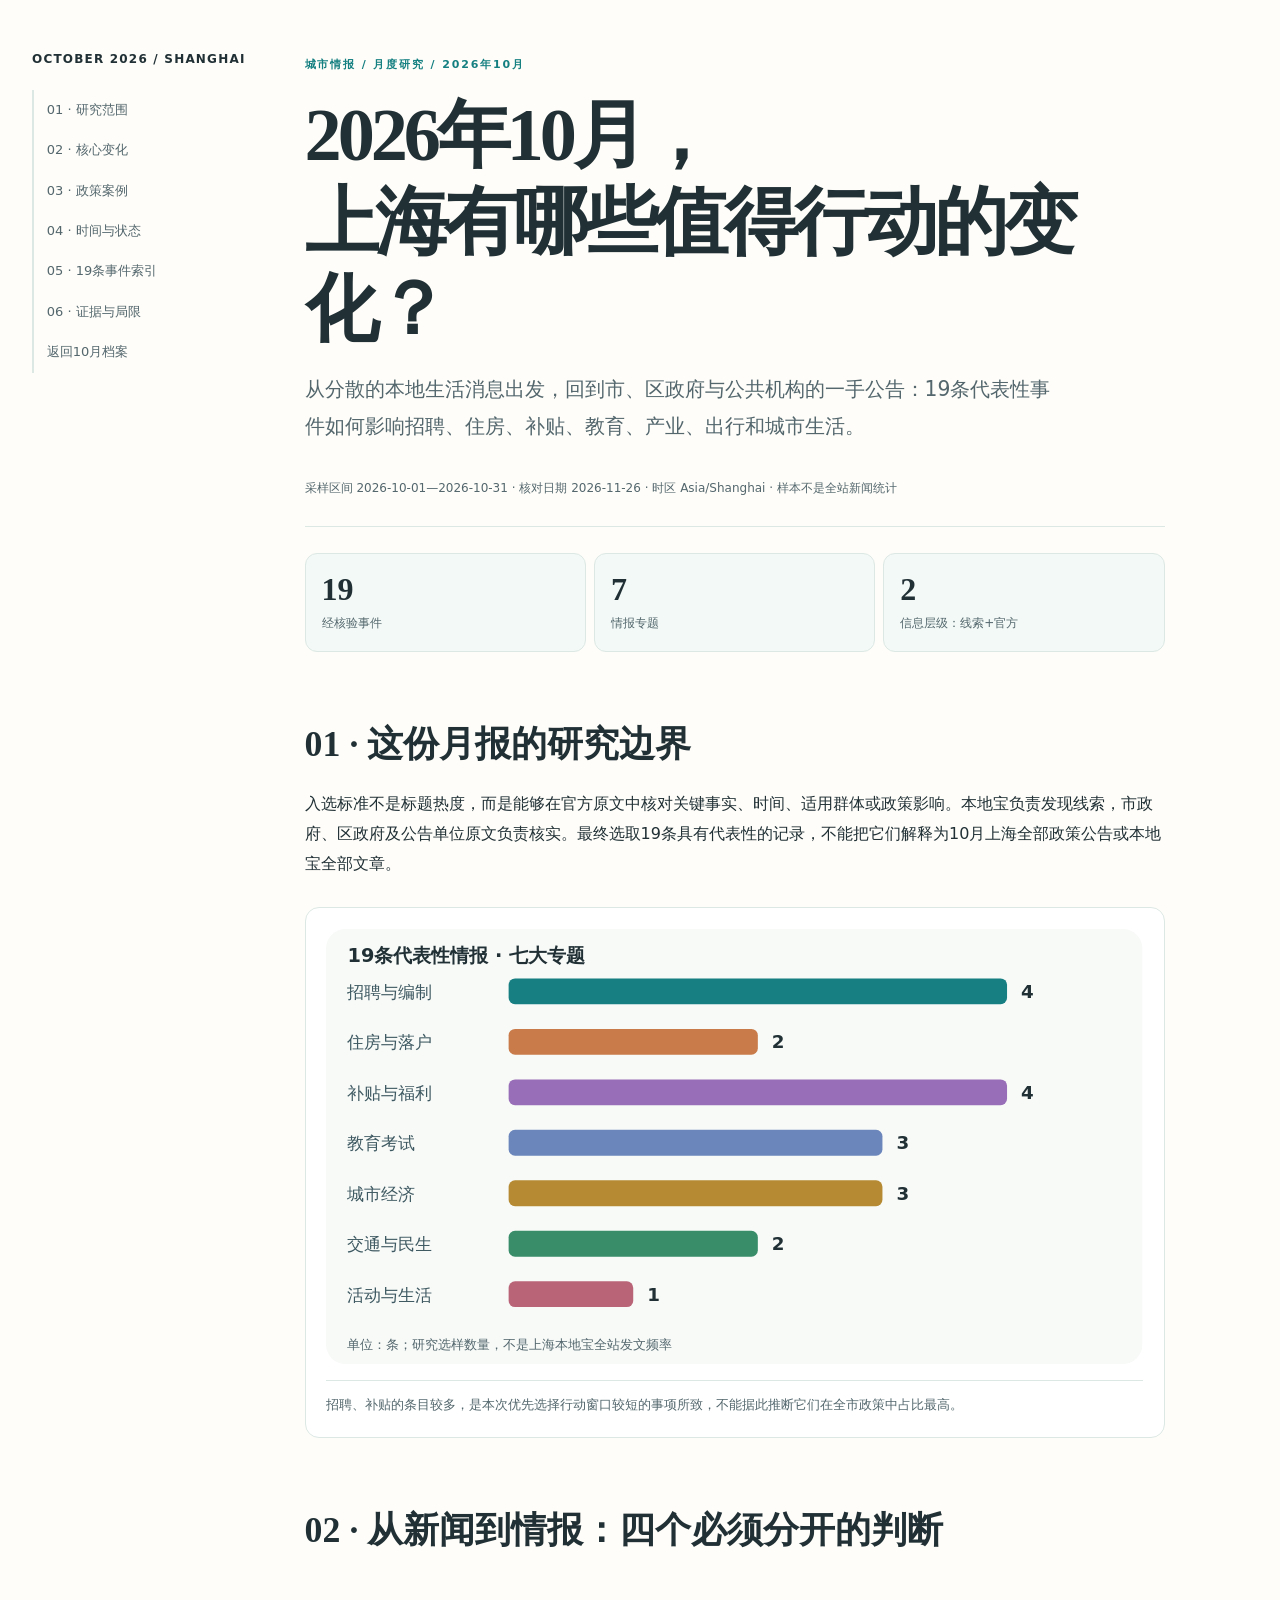
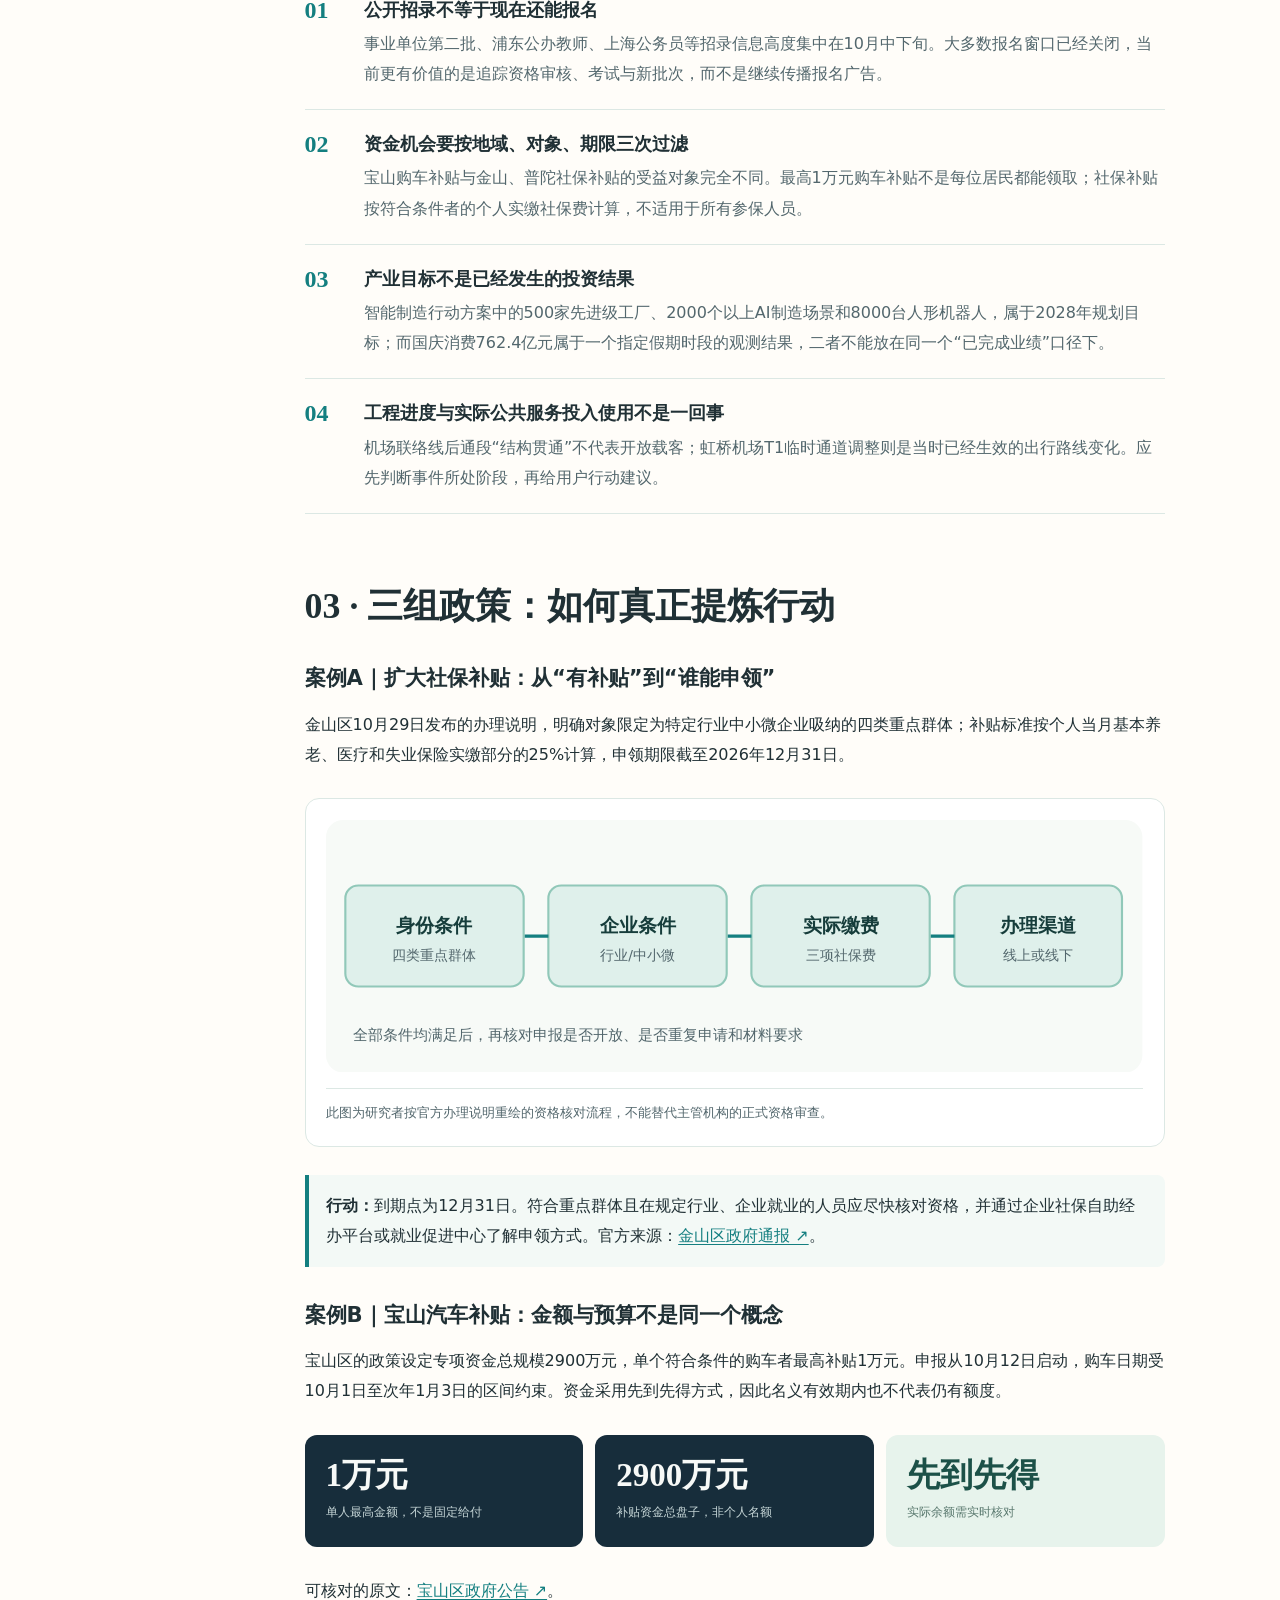
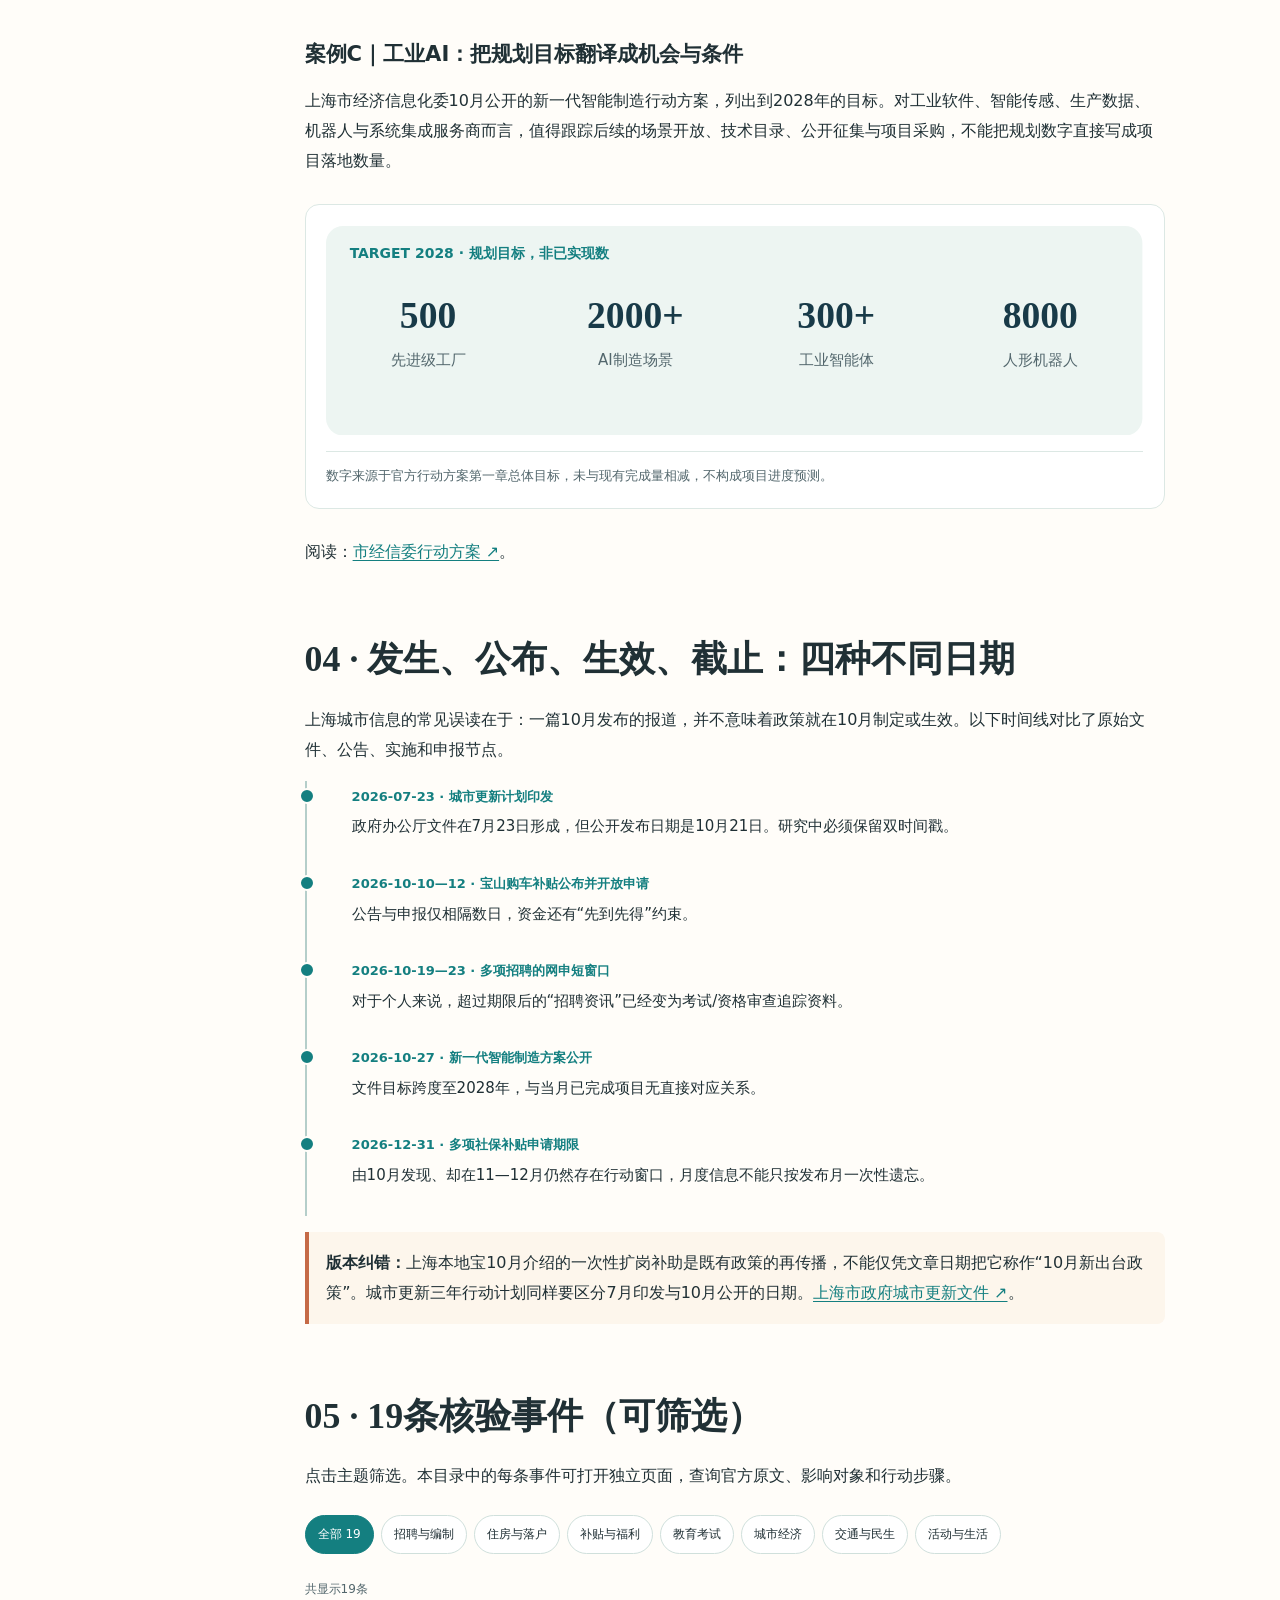
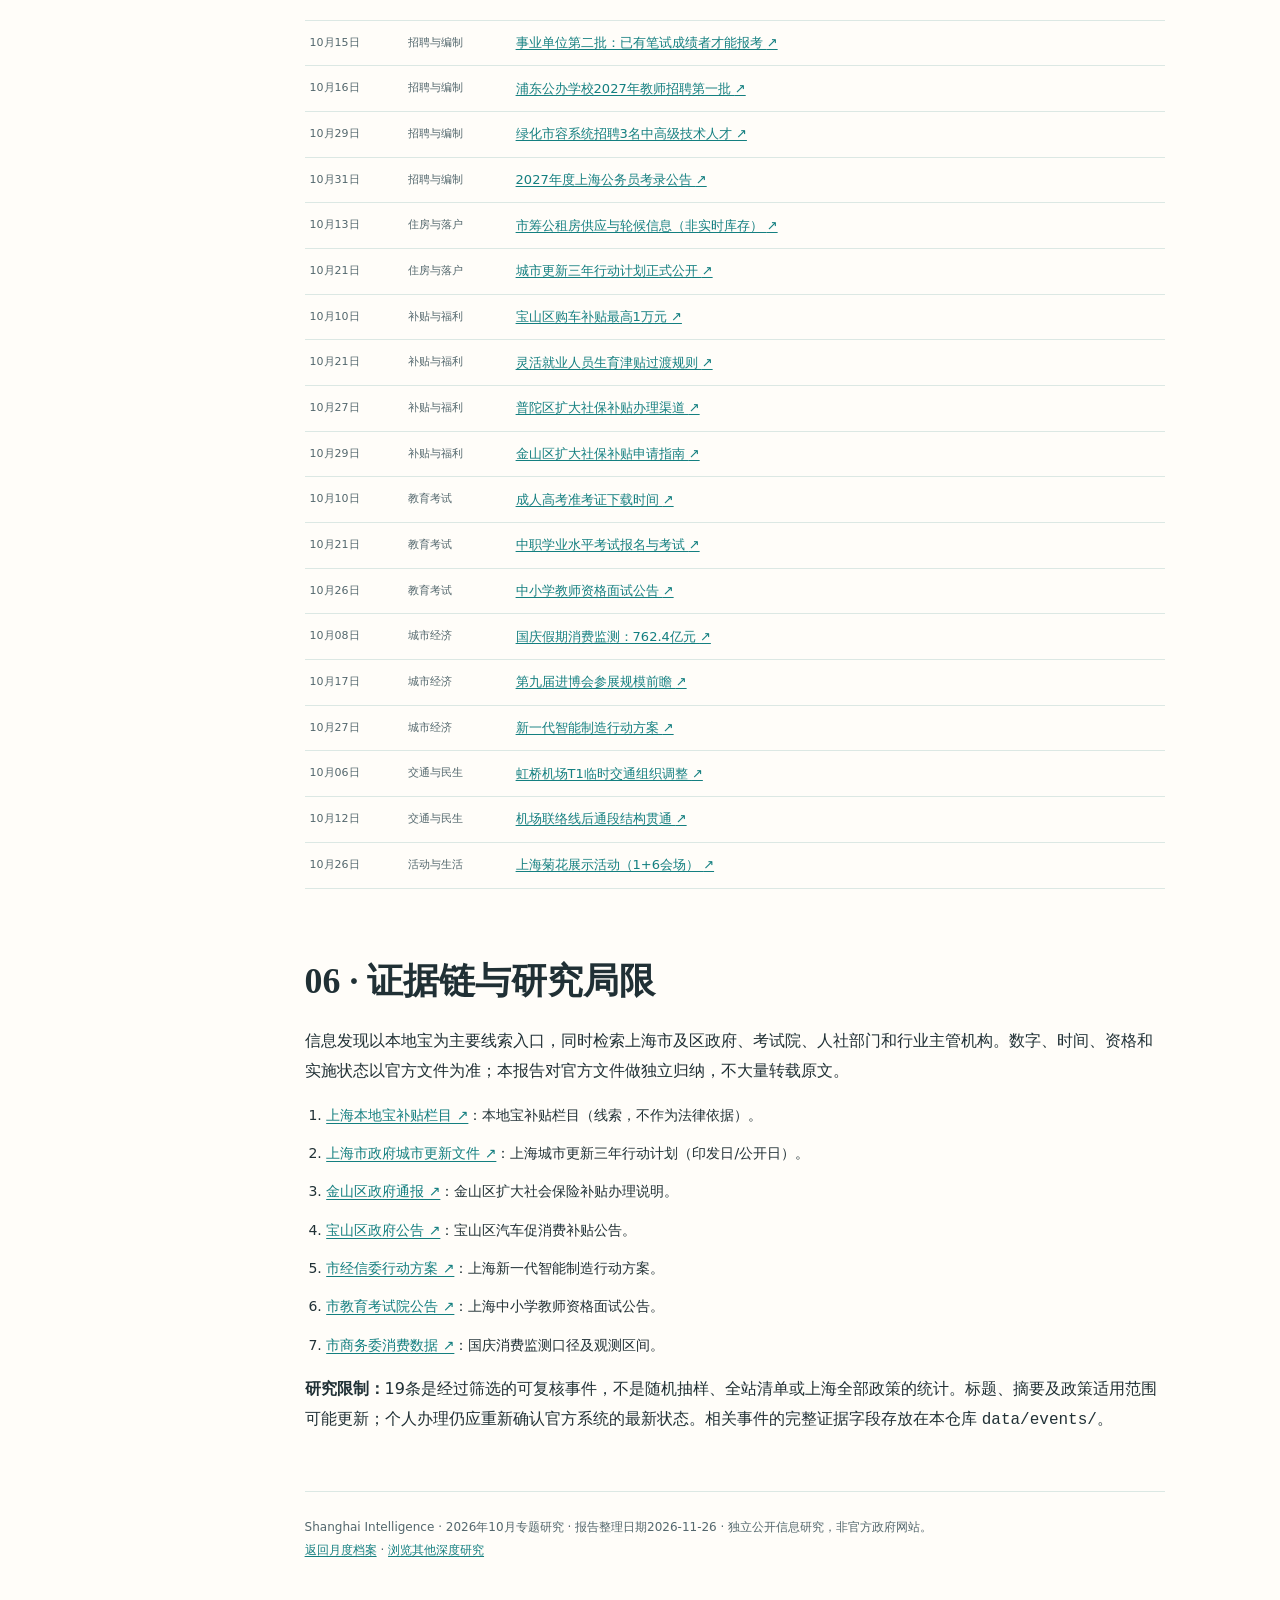
<file: content/reports/october-2026-shanghai-intelligence/index.html>
<!doctype html>
<html lang="zh-CN"><head><meta charset="utf-8"><meta name="viewport" content="width=device-width,initial-scale=1">
<meta name="color-scheme" content="light"><meta name="description" content="上海2026年10月19项跨七大专题的城市政策与生活情报：招聘、住房、补贴、教育、经济、交通、活动，基于官方原文的可视化研究。">
<title>上海2026年10月城市情报研究｜Shanghai Intelligence</title>
<style>
:root{--paper:#fffdf9;--ink:#203035;--muted:#53676d;--accent:#147f80;--border:#dce8e4;--surface:#f3f9f6;--orange:#c56a47;--dark:#172d3b}
*{box-sizing:border-box}html{scroll-behavior:smooth}body{background:var(--paper);color:var(--ink);margin:0;font:16px/1.88 system-ui,-apple-system,"PingFang SC","Microsoft YaHei",sans-serif;-webkit-font-smoothing:antialiased}
a{color:var(--accent);text-underline-offset:.18em}a:hover{color:#b36a3f}a:focus-visible,button:focus-visible{outline:3px solid var(--accent);outline-offset:3px}
.skip{position:absolute;left:1rem;top:-100px;background:white;padding:.5rem 1rem;z-index:100}.skip:focus{top:0}
.layout{max-width:1280px;margin:auto;padding:3rem 2rem 7rem;display:grid;grid-template-columns:215px minmax(0,1fr);gap:clamp(2rem,4.5vw,5rem)}.toc{position:sticky;top:2rem;align-self:start;font-size:13px;max-height:calc(100vh - 4rem);overflow-y:auto}.toc strong{display:block;font-size:12px;letter-spacing:.1em;margin-bottom:1.2rem}.toc a{display:block;border-left:2px solid var(--border);padding:.5rem .8rem;text-decoration:none;color:var(--muted)}.toc a:hover{border-color:var(--accent);color:var(--accent)}
article{max-width:860px;min-width:0}.eyebrow{text-transform:uppercase;letter-spacing:.17em;color:var(--accent);font-weight:750;font-size:11px}
h1{font:600 clamp(2.55rem,5.8vw,4.8rem)/1.17 Georgia,"Songti SC","SimSun",serif;letter-spacing:-.055em;margin:.9rem 0 1.15rem}.dek{font-size:clamp(1.11rem,1.8vw,1.27rem);color:var(--muted);line-height:1.8;max-width:750px}.metadata{border-bottom:1px solid var(--border);padding:1rem 0 1.7rem;color:var(--muted);font-size:12px}.summary-grid{display:grid;grid-template-columns:repeat(3,1fr);gap:8px;margin-top:1.6rem}.summary-grid div{border:1px solid var(--border);background:var(--surface);padding:16px;border-radius:12px}.summary-grid strong{font:650 32px/1.2 Georgia,serif;display:block}.summary-grid span{display:block;color:var(--muted);font-size:12px;margin-top:4px}
section{margin-top:4.25rem;scroll-margin-top:2rem}section h2{font:600 clamp(1.65rem,2.8vw,2.25rem)/1.35 Georgia,"Songti SC","SimSun",serif;margin:0 0 1.3rem}section h3{font:600 1.32rem/1.5 system-ui;margin:2rem 0 .7rem}p{margin:1rem 0}figure{margin:1.75rem 0;padding:1.3rem;border-radius:14px;border:1px solid var(--border);background:#fff}figure svg{display:block;max-width:100%;width:100%;height:auto}figcaption{font-size:13px;color:var(--muted);line-height:1.75;border-top:1px solid var(--border);margin-top:1rem;padding-top:.8rem}.note{border-left:4px solid var(--accent);padding:1rem 1.1rem;background:var(--surface);border-radius:0 8px 8px 0}.note.warning{border-color:var(--orange);background:#fdf6ec}.insight{display:grid;grid-template-columns:42px 1fr;gap:17px;padding:20px 0;border-bottom:1px solid var(--border)}.insight .num{font:700 24px/1.2 Georgia;color:var(--accent)}.insight h3{margin:0 0 .4rem;font-size:18px}.insight p{margin:0;color:var(--muted)}
.measures{display:grid;grid-template-columns:repeat(3,1fr);gap:12px;margin:1.8rem 0}.measure{border-radius:12px;background:var(--dark);color:#f7f9f7;padding:21px}.measure strong{font:650 33px/1.2 Georgia;display:block}.measure span{font-size:12px;color:#c6d6d7}.measure.tertiary{background:#e7f3ec;color:#1c5148}.measure.tertiary span{color:#59786e}
.timeline{margin:1rem 0;padding-left:25px;border-left:2px solid #b5ceca}.timeline-item{position:relative;padding:0 0 1.6rem 20px}.timeline-item:before{content:"";position:absolute;left:-33px;top:7px;width:12px;height:12px;border-radius:50%;background:var(--accent);border:2px solid var(--paper)}.timeline-item strong{font-size:13px;color:var(--accent)}.timeline-item p{margin:.1rem 0;font-size:15px}
.control-row{display:flex;flex-wrap:wrap;gap:7px;margin:1.5rem 0}.control-row button{cursor:pointer;background:#fff;border:1px solid #d0e0dc;color:var(--ink);border-radius:20px;padding:7px 12px;font:inherit;font-size:12px}.control-row button[aria-pressed="true"]{background:var(--accent);color:#fff;border-color:var(--accent)}.count{font-size:12px;color:var(--muted)}
.record-list{padding:0;margin:1.2rem 0;list-style:none;border-top:1px solid var(--border)}.record{display:grid;grid-template-columns:88px 98px 1fr;gap:10px;align-items:center;padding:12px 5px;border-bottom:1px solid var(--border);font-size:13px}.record a{line-height:1.55}.record-date,.record-topic{font-size:11px;color:var(--muted)}.record[hidden]{display:none}
.sources{font-size:14px;padding-left:1.35rem}.sources li{margin-bottom:12px;overflow-wrap:anywhere}footer{margin-top:3.5rem;border-top:1px solid var(--border);padding:1.5rem 0;color:var(--muted);font-size:12px}
@media(max-width:900px){.layout{display:block;padding:2rem 1.2rem 5rem}.toc{position:static;max-height:none;border-bottom:1px solid var(--border);padding-bottom:.7rem;margin-bottom:2rem}.toc a{display:inline-block;border-left:0;border-bottom:2px solid transparent;padding:.45rem .3rem}}
@media(max-width:480px){body{font-size:15px}.layout{padding:1.4rem 1rem 4rem}.summary-grid{grid-template-columns:repeat(3,1fr)}.summary-grid div{padding:11px}.summary-grid strong{font-size:25px}.summary-grid span{font-size:10px}.measures{grid-template-columns:1fr}.measure{padding:15px}.measure strong{font-size:26px}.record{grid-template-columns:62px 65px 1fr;gap:5px;font-size:12px}.record-date,.record-topic{font-size:10px}figure{padding:.6rem;overflow-x:auto}figure svg{width:700px;max-width:none}section{margin-top:3.1rem}}
@media(prefers-reduced-motion:reduce){html{scroll-behavior:auto}*,*::before,*::after{animation:none!important;transition:none!important}}
@media print{body{background:white;color:black;font-size:11pt}.layout{display:block;padding:0}.toc,.skip,.control-row{display:none!important}figure,.measure,.insight{break-inside:avoid}section{margin-top:1.7rem}.record{break-inside:avoid}}
</style></head><body><a class="skip" href="#content">跳转到正文</a>
<div class="layout"><nav class="toc" aria-label="研究目录"><strong>OCTOBER 2026 / SHANGHAI</strong>
<a href="#overview">01 · 研究范围</a><a href="#signals">02 · 核心变化</a><a href="#cases">03 · 政策案例</a>
<a href="#timing">04 · 时间与状态</a><a href="#records">05 · 19条事件索引</a>
<a href="#sources">06 · 证据与局限</a><a href="/shanghai-intelligence/monthly/2026-10/">返回10月档案</a>
</nav><main id="content"><article>
<header><span class="eyebrow">城市情报 / 月度研究 / 2026年10月</span>
<h1>2026年10月，<br>上海有哪些值得行动的变化？</h1>
<p class="dek">从分散的本地生活消息出发，回到市、区政府与公共机构的一手公告：19条代表性事件如何影响招聘、住房、补贴、教育、产业、出行和城市生活。</p>
<p class="metadata">采样区间 2026-10-01—2026-10-31 · 核对日期 2026-11-26 · 时区 Asia/Shanghai · 样本不是全站新闻统计</p>
<div class="summary-grid"><div><strong>19</strong><span>经核验事件</span></div><div><strong>7</strong><span>情报专题</span></div><div><strong>2</strong><span>信息层级：线索+官方</span></div></div></header>
<section id="overview"><h2>01 · 这份月报的研究边界</h2>
<p>入选标准不是标题热度，而是能够在官方原文中核对关键事实、时间、适用群体或政策影响。本地宝负责发现线索，市政府、区政府及公告单位原文负责核实。最终选取19条具有代表性的记录，不能把它们解释为10月上海全部政策公告或本地宝全部文章。</p>
<figure><svg viewBox="0 0 760 405" role="img" aria-labelledby="fig-topics-title fig-topics-desc" xmlns="http://www.w3.org/2000/svg">
<title id="fig-topics-title">七类主题的研究样本数</title>
<desc id="fig-topics-desc">招聘4条、住房2条、补贴4条、教育3条、经济3条、交通2条、活动1条；合计19条已核验选题，不代表全部文章数量。</desc>
<rect width="760" height="405" rx="18" fill="#f8faf8"/>
<text x="20" y="31" fill="#203035" font-size="18" font-weight="700">19条代表性情报 · 七大专题</text>
<g><text x="20" y="64" fill="#3e5961" font-size="16">招聘与编制</text><rect x="170" y="46" width="464" height="24" rx="6" fill="#177e82"/><text x="647" y="64" fill="#203035" font-size="17" font-weight="700">4</text></g><g><text x="20" y="111" fill="#3e5961" font-size="16">住房与落户</text><rect x="170" y="93" width="232" height="24" rx="6" fill="#c97b49"/><text x="415" y="111" fill="#203035" font-size="17" font-weight="700">2</text></g><g><text x="20" y="158" fill="#3e5961" font-size="16">补贴与福利</text><rect x="170" y="140" width="464" height="24" rx="6" fill="#996eb8"/><text x="647" y="158" fill="#203035" font-size="17" font-weight="700">4</text></g><g><text x="20" y="205" fill="#3e5961" font-size="16">教育考试</text><rect x="170" y="187" width="348" height="24" rx="6" fill="#6b86bb"/><text x="531" y="205" fill="#203035" font-size="17" font-weight="700">3</text></g><g><text x="20" y="252" fill="#3e5961" font-size="16">城市经济</text><rect x="170" y="234" width="348" height="24" rx="6" fill="#b58a33"/><text x="531" y="252" fill="#203035" font-size="17" font-weight="700">3</text></g><g><text x="20" y="299" fill="#3e5961" font-size="16">交通与民生</text><rect x="170" y="281" width="232" height="24" rx="6" fill="#398d69"/><text x="415" y="299" fill="#203035" font-size="17" font-weight="700">2</text></g><g><text x="20" y="346" fill="#3e5961" font-size="16">活动与生活</text><rect x="170" y="328" width="116" height="24" rx="6" fill="#ba6478"/><text x="299" y="346" fill="#203035" font-size="17" font-weight="700">1</text></g>
<text x="20" y="391" fill="#53676d" font-size="12">单位：条；研究选样数量，不是上海本地宝全站发文频率</text>
</svg><figcaption>招聘、补贴的条目较多，是本次优先选择行动窗口较短的事项所致，不能据此推断它们在全市政策中占比最高。</figcaption></figure>
</section>
<section id="signals"><h2>02 · 从新闻到情报：四个必须分开的判断</h2>
<div class="insight"><span class="num">01</span><div><h3>公开招录不等于现在还能报名</h3><p>事业单位第二批、浦东公办教师、上海公务员等招录信息高度集中在10月中下旬。大多数报名窗口已经关闭，当前更有价值的是追踪资格审核、考试与新批次，而不是继续传播报名广告。</p></div></div>
<div class="insight"><span class="num">02</span><div><h3>资金机会要按地域、对象、期限三次过滤</h3><p>宝山购车补贴与金山、普陀社保补贴的受益对象完全不同。最高1万元购车补贴不是每位居民都能领取；社保补贴按符合条件者的个人实缴社保费计算，不适用于所有参保人员。</p></div></div>
<div class="insight"><span class="num">03</span><div><h3>产业目标不是已经发生的投资结果</h3><p>智能制造行动方案中的500家先进级工厂、2000个以上AI制造场景和8000台人形机器人，属于2028年规划目标；而国庆消费762.4亿元属于一个指定假期时段的观测结果，二者不能放在同一个“已完成业绩”口径下。</p></div></div>
<div class="insight"><span class="num">04</span><div><h3>工程进度与实际公共服务投入使用不是一回事</h3><p>机场联络线后通段“结构贯通”不代表开放载客；虹桥机场T1临时通道调整则是当时已经生效的出行路线变化。应先判断事件所处阶段，再给用户行动建议。</p></div></div>
</section>
<section id="cases"><h2>03 · 三组政策：如何真正提炼行动</h2>
<h3>案例A｜扩大社保补贴：从“有补贴”到“谁能申领”</h3>
<p>金山区10月29日发布的办理说明，明确对象限定为特定行业中小微企业吸纳的四类重点群体；补贴标准按个人当月基本养老、医疗和失业保险实缴部分的25%计算，申领期限截至2026年12月31日。</p>
<figure><svg viewBox="0 0 760 235" xmlns="http://www.w3.org/2000/svg" role="img" aria-labelledby="social-title social-desc">
<title id="social-title">社会保险补贴资格判断的四步流程</title><desc id="social-desc">依次核对人员身份、企业行业与规模、实际缴费及申请渠道，最终才可判断是否符合补贴要求。</desc>
<rect width="760" height="235" fill="#f7faf7" rx="16"/>
<g fill="#dff0eb" stroke="#91c8b9" stroke-width="2"><rect x="18" y="61" width="166" height="94" rx="12"/><rect x="207" y="61" width="166" height="94" rx="12"/><rect x="396" y="61" width="166" height="94" rx="12"/><rect x="585" y="61" width="156" height="94" rx="12"/></g>
<g font-size="18" fill="#163d3b" font-weight="700" text-anchor="middle"><text x="101" y="104">身份条件</text><text x="290" y="104">企业条件</text><text x="479" y="104">实际缴费</text><text x="663" y="104">办理渠道</text></g>
<g font-size="13" fill="#53676d" text-anchor="middle"><text x="101" y="130">四类重点群体</text><text x="290" y="130">行业/中小微</text><text x="479" y="130">三项社保费</text><text x="663" y="130">线上或线下</text></g>
<path d="M185 108 H207 M374 108 H396 M563 108 H585" stroke="#147f80" stroke-width="3"/>
<text x="25" y="205" font-size="14" fill="#53676d">全部条件均满足后，再核对申报是否开放、是否重复申请和材料要求</text>
</svg><figcaption>此图为研究者按官方办理说明重绘的资格核对流程，不能替代主管机构的正式资格审查。</figcaption></figure>
<div class="note"><strong>行动：</strong>到期点为12月31日。符合重点群体且在规定行业、企业就业的人员应尽快核对资格，并通过企业社保自助经办平台或就业促进中心了解申领方式。官方来源：<a href="https://www.shanghai.gov.cn/nw17239/20261029/f8ce0cc87a0a4ac1a23df47d283792b6.html" rel="noopener noreferrer" target="_blank">金山区政府通报 ↗</a>。</div>
<h3>案例B｜宝山汽车补贴：金额与预算不是同一个概念</h3>
<p>宝山区的政策设定专项资金总规模2900万元，单个符合条件的购车者最高补贴1万元。申报从10月12日启动，购车日期受10月1日至次年1月3日的区间约束。资金采用先到先得方式，因此名义有效期内也不代表仍有额度。</p>
<div class="measures"><div class="measure"><strong>1万元</strong><span>单人最高金额，不是固定给付</span></div><div class="measure"><strong>2900万元</strong><span>补贴资金总盘子，非个人名额</span></div><div class="measure tertiary"><strong>先到先得</strong><span>实际余额需实时核对</span></div></div>
<p>可核对的原文：<a href="https://www.shanghai.gov.cn/nw17239/20261010/04f1cdb21dbd437f953118eec2b263bb.html" rel="noopener noreferrer" target="_blank">宝山区政府公告 ↗</a>。</p>
<h3>案例C｜工业AI：把规划目标翻译成机会与条件</h3>
<p>上海市经济信息化委10月公开的新一代智能制造行动方案，列出到2028年的目标。对工业软件、智能传感、生产数据、机器人与系统集成服务商而言，值得跟踪后续的场景开放、技术目录、公开征集与项目采购，不能把规划数字直接写成项目落地数量。</p>
<figure><svg viewBox="0 0 760 195" role="img" aria-labelledby="ai-title ai-desc" xmlns="http://www.w3.org/2000/svg">
<title id="ai-title">上海2028年智能制造行动方案的四个规划指标</title><desc id="ai-desc">500家先进级智能工厂、2000个以上人工智能制造场景、300个以上高水平智能体、推动8000台人形机器人进入工厂；均为未来规划目标。</desc>
<rect width="760" height="195" fill="#edf5f2" rx="16"/>
<g fill="#183a48" font-family="Georgia,serif" font-weight="700" font-size="35" text-anchor="middle">
<text x="95" y="95">500</text><text x="288" y="95">2000+</text><text x="475" y="95">300+</text><text x="665" y="95">8000</text></g>
<g fill="#53676d" font-size="14" text-anchor="middle"><text x="95" y="129">先进级工厂</text><text x="288" y="129">AI制造场景</text><text x="475" y="129">工业智能体</text><text x="665" y="129">人形机器人</text></g>
<text x="22" y="30" font-size="13" fill="#147f80" font-weight="700">TARGET 2028 · 规划目标，非已实现数</text>
</svg><figcaption>数字来源于官方行动方案第一章总体目标，未与现有完成量相减，不构成项目进度预测。</figcaption></figure>
<p>阅读：<a href="https://www.shanghai.gov.cn/gwk/search/content/b04b3f2de4c44304ae05dcf3d7e1f6f8" rel="noopener noreferrer" target="_blank">市经信委行动方案 ↗</a>。</p>
</section>
<section id="timing"><h2>04 · 发生、公布、生效、截止：四种不同日期</h2>
<p>上海城市信息的常见误读在于：一篇10月发布的报道，并不意味着政策就在10月制定或生效。以下时间线对比了原始文件、公告、实施和申报节点。</p>
<div class="timeline">
<div class="timeline-item"><strong>2026-07-23 · 城市更新计划印发</strong><p>政府办公厅文件在7月23日形成，但公开发布日期是10月21日。研究中必须保留双时间戳。</p></div>
<div class="timeline-item"><strong>2026-10-10—12 · 宝山购车补贴公布并开放申请</strong><p>公告与申报仅相隔数日，资金还有“先到先得”约束。</p></div>
<div class="timeline-item"><strong>2026-10-19—23 · 多项招聘的网申短窗口</strong><p>对于个人来说，超过期限后的“招聘资讯”已经变为考试/资格审查追踪资料。</p></div>
<div class="timeline-item"><strong>2026-10-27 · 新一代智能制造方案公开</strong><p>文件目标跨度至2028年，与当月已完成项目无直接对应关系。</p></div>
<div class="timeline-item"><strong>2026-12-31 · 多项社保补贴申请期限</strong><p>由10月发现、却在11—12月仍然存在行动窗口，月度信息不能只按发布月一次性遗忘。</p></div>
</div>
<div class="note warning"><strong>版本纠错：</strong>上海本地宝10月介绍的一次性扩岗补助是既有政策的再传播，不能仅凭文章日期把它称作“10月新出台政策”。城市更新三年行动计划同样要区分7月印发与10月公开的日期。<a href="https://www.shanghai.gov.cn/nw44142/20261021/4f07ab8fed2e4eb4b457b3eb519c3af1.html" rel="noopener noreferrer" target="_blank">上海市政府城市更新文件 ↗</a>。</div>
</section>
<section id="records"><h2>05 · 19条核验事件（可筛选）</h2>
<p>点击主题筛选。本目录中的每条事件可打开独立页面，查询官方原文、影响对象和行动步骤。</p>
<div class="control-row" role="group" aria-label="专题筛选">
<button type="button" data-filter="all" aria-pressed="true">全部 19</button><button type="button" data-filter="jobs" aria-pressed="false">招聘与编制</button><button type="button" data-filter="housing" aria-pressed="false">住房与落户</button><button type="button" data-filter="benefits" aria-pressed="false">补贴与福利</button><button type="button" data-filter="education" aria-pressed="false">教育考试</button><button type="button" data-filter="economy" aria-pressed="false">城市经济</button><button type="button" data-filter="mobility" aria-pressed="false">交通与民生</button><button type="button" data-filter="lifestyle" aria-pressed="false">活动与生活</button></div>
<p class="count" id="filter-count" aria-live="polite">共显示19条</p>
<ol class="record-list" id="record-list"><li class="record" data-topic="jobs"><span class="record-date">10月15日</span><span class="record-topic">招聘与编制</span><a href="/shanghai-intelligence/events/sh-oct2026-public-institution-recruitment/">事业单位第二批：已有笔试成绩者才能报考 <span aria-hidden="true">↗</span></a></li><li class="record" data-topic="jobs"><span class="record-date">10月16日</span><span class="record-topic">招聘与编制</span><a href="/shanghai-intelligence/events/pudong-oct2026-teacher-recruitment-2027/">浦东公办学校2027年教师招聘第一批 <span aria-hidden="true">↗</span></a></li><li class="record" data-topic="jobs"><span class="record-date">10月29日</span><span class="record-topic">招聘与编制</span><a href="/shanghai-intelligence/events/sh-oct2026-greenery-specialist-recruitment/">绿化市容系统招聘3名中高级技术人才 <span aria-hidden="true">↗</span></a></li><li class="record" data-topic="jobs"><span class="record-date">10月31日</span><span class="record-topic">招聘与编制</span><a href="/shanghai-intelligence/events/sh-oct2026-civil-service-2027/">2027年度上海公务员考录公告 <span aria-hidden="true">↗</span></a></li><li class="record" data-topic="housing"><span class="record-date">10月13日</span><span class="record-topic">住房与落户</span><a href="/shanghai-intelligence/events/sh-oct2026-rental-housing-public-supply/">市筹公租房供应与轮候信息（非实时库存） <span aria-hidden="true">↗</span></a></li><li class="record" data-topic="housing"><span class="record-date">10月21日</span><span class="record-topic">住房与落户</span><a href="/shanghai-intelligence/events/sh-oct2026-urban-renewal-2026-2028/">城市更新三年行动计划正式公开 <span aria-hidden="true">↗</span></a></li><li class="record" data-topic="benefits"><span class="record-date">10月10日</span><span class="record-topic">补贴与福利</span><a href="/shanghai-intelligence/events/baoshan-oct2026-car-purchase-subsidy/">宝山区购车补贴最高1万元 <span aria-hidden="true">↗</span></a></li><li class="record" data-topic="benefits"><span class="record-date">10月21日</span><span class="record-topic">补贴与福利</span><a href="/shanghai-intelligence/events/sh-oct2026-flexible-employment-maternity/">灵活就业人员生育津贴过渡规则 <span aria-hidden="true">↗</span></a></li><li class="record" data-topic="benefits"><span class="record-date">10月27日</span><span class="record-topic">补贴与福利</span><a href="/shanghai-intelligence/events/putuo-oct2026-expanded-social-insurance-guide/">普陀区扩大社保补贴办理渠道 <span aria-hidden="true">↗</span></a></li><li class="record" data-topic="benefits"><span class="record-date">10月29日</span><span class="record-topic">补贴与福利</span><a href="/shanghai-intelligence/events/jinshan-oct2026-expanded-social-insurance/">金山区扩大社保补贴申请指南 <span aria-hidden="true">↗</span></a></li><li class="record" data-topic="education"><span class="record-date">10月10日</span><span class="record-topic">教育考试</span><a href="/shanghai-intelligence/events/sh-oct2026-adult-exam-ticket/">成人高考准考证下载时间 <span aria-hidden="true">↗</span></a></li><li class="record" data-topic="education"><span class="record-date">10月21日</span><span class="record-topic">教育考试</span><a href="/shanghai-intelligence/events/sh-oct2026-vocational-academic-exam/">中职学业水平考试报名与考试 <span aria-hidden="true">↗</span></a></li><li class="record" data-topic="education"><span class="record-date">10月26日</span><span class="record-topic">教育考试</span><a href="/shanghai-intelligence/events/sh-oct2026-teacher-cert-interview/">中小学教师资格面试公告 <span aria-hidden="true">↗</span></a></li><li class="record" data-topic="economy"><span class="record-date">10月08日</span><span class="record-topic">城市经济</span><a href="/shanghai-intelligence/events/sh-oct2026-national-day-consumption-data/">国庆假期消费监测：762.4亿元 <span aria-hidden="true">↗</span></a></li><li class="record" data-topic="economy"><span class="record-date">10月17日</span><span class="record-topic">城市经济</span><a href="/shanghai-intelligence/events/sh-oct2026-ciie-exhibitor-brief/">第九届进博会参展规模前瞻 <span aria-hidden="true">↗</span></a></li><li class="record" data-topic="economy"><span class="record-date">10月27日</span><span class="record-topic">城市经济</span><a href="/shanghai-intelligence/events/sh-oct2026-ai-manufacturing-plan/">新一代智能制造行动方案 <span aria-hidden="true">↗</span></a></li><li class="record" data-topic="mobility"><span class="record-date">10月06日</span><span class="record-topic">交通与民生</span><a href="/shanghai-intelligence/events/sh-oct2026-hongqiao-airport-t1-walkway/">虹桥机场T1临时交通组织调整 <span aria-hidden="true">↗</span></a></li><li class="record" data-topic="mobility"><span class="record-date">10月12日</span><span class="record-topic">交通与民生</span><a href="/shanghai-intelligence/events/sh-oct2026-airport-link-structural-progress/">机场联络线后通段结构贯通 <span aria-hidden="true">↗</span></a></li><li class="record" data-topic="lifestyle"><span class="record-date">10月26日</span><span class="record-topic">活动与生活</span><a href="/shanghai-intelligence/events/sh-oct2026-chrysanthemum-citywide-festival/">上海菊花展示活动（1+6会场） <span aria-hidden="true">↗</span></a></li></ol>
</section>
<section id="sources"><h2>06 · 证据链与研究局限</h2>
<p>信息发现以本地宝为主要线索入口，同时检索上海市及区政府、考试院、人社部门和行业主管机构。数字、时间、资格和实施状态以官方文件为准；本报告对官方文件做独立归纳，不大量转载原文。</p>
<ol class="sources">
<li><a href="https://sh.bendibao.com/zffw/butie/list2.htm" rel="noopener noreferrer" target="_blank">上海本地宝补贴栏目 ↗</a>：本地宝补贴栏目（线索，不作为法律依据）。</li>
<li><a href="https://www.shanghai.gov.cn/nw44142/20261021/4f07ab8fed2e4eb4b457b3eb519c3af1.html" rel="noopener noreferrer" target="_blank">上海市政府城市更新文件 ↗</a>：上海城市更新三年行动计划（印发日/公开日）。</li>
<li><a href="https://www.shanghai.gov.cn/nw17239/20261029/f8ce0cc87a0a4ac1a23df47d283792b6.html" rel="noopener noreferrer" target="_blank">金山区政府通报 ↗</a>：金山区扩大社会保险补贴办理说明。</li>
<li><a href="https://www.shanghai.gov.cn/nw17239/20261010/04f1cdb21dbd437f953118eec2b263bb.html" rel="noopener noreferrer" target="_blank">宝山区政府公告 ↗</a>：宝山区汽车促消费补贴公告。</li>
<li><a href="https://www.shanghai.gov.cn/gwk/search/content/b04b3f2de4c44304ae05dcf3d7e1f6f8" rel="noopener noreferrer" target="_blank">市经信委行动方案 ↗</a>：上海新一代智能制造行动方案。</li>
<li><a href="https://www.shmeea.edu.cn/page/05500/20261026/20640.html" rel="noopener noreferrer" target="_blank">市教育考试院公告 ↗</a>：上海中小学教师资格面试公告。</li>
<li><a href="https://www.shanghai.gov.cn/nw31406/20261008/42d702238eae47269468849d17a93448.html" rel="noopener noreferrer" target="_blank">市商务委消费数据 ↗</a>：国庆消费监测口径及观测区间。</li>
</ol>
<p><strong>研究限制：</strong>19条是经过筛选的可复核事件，不是随机抽样、全站清单或上海全部政策的统计。标题、摘要及政策适用范围可能更新；个人办理仍应重新确认官方系统的最新状态。相关事件的完整证据字段存放在本仓库 <code>data/events/</code>。</p>
</section>
<footer>Shanghai Intelligence · 2026年10月专题研究 · 报告整理日期2026-11-26 · 独立公开信息研究，非官方政府网站。<br>
<a href="/shanghai-intelligence/monthly/2026-10/">返回月度档案</a> · <a href="/shanghai-intelligence/reports/">浏览其他深度研究</a></footer>
</article></main></div>
<script>(function(){"use strict";var buttons=[...document.querySelectorAll("[data-filter]")],rows=[...document.querySelectorAll(".record")],count=document.querySelector("#filter-count");
function select(topic){var shown=0;rows.forEach(function(row){var keep=topic==="all"||row.dataset.topic===topic;row.hidden=!keep;if(keep)shown++;});buttons.forEach(function(button){button.setAttribute("aria-pressed",String(button.dataset.filter===topic));});count.textContent="共显示"+shown+"条";}
buttons.forEach(function(button){button.addEventListener("click",function(){select(button.dataset.filter);});});select("all");})();</script>
</body></html>
</file>
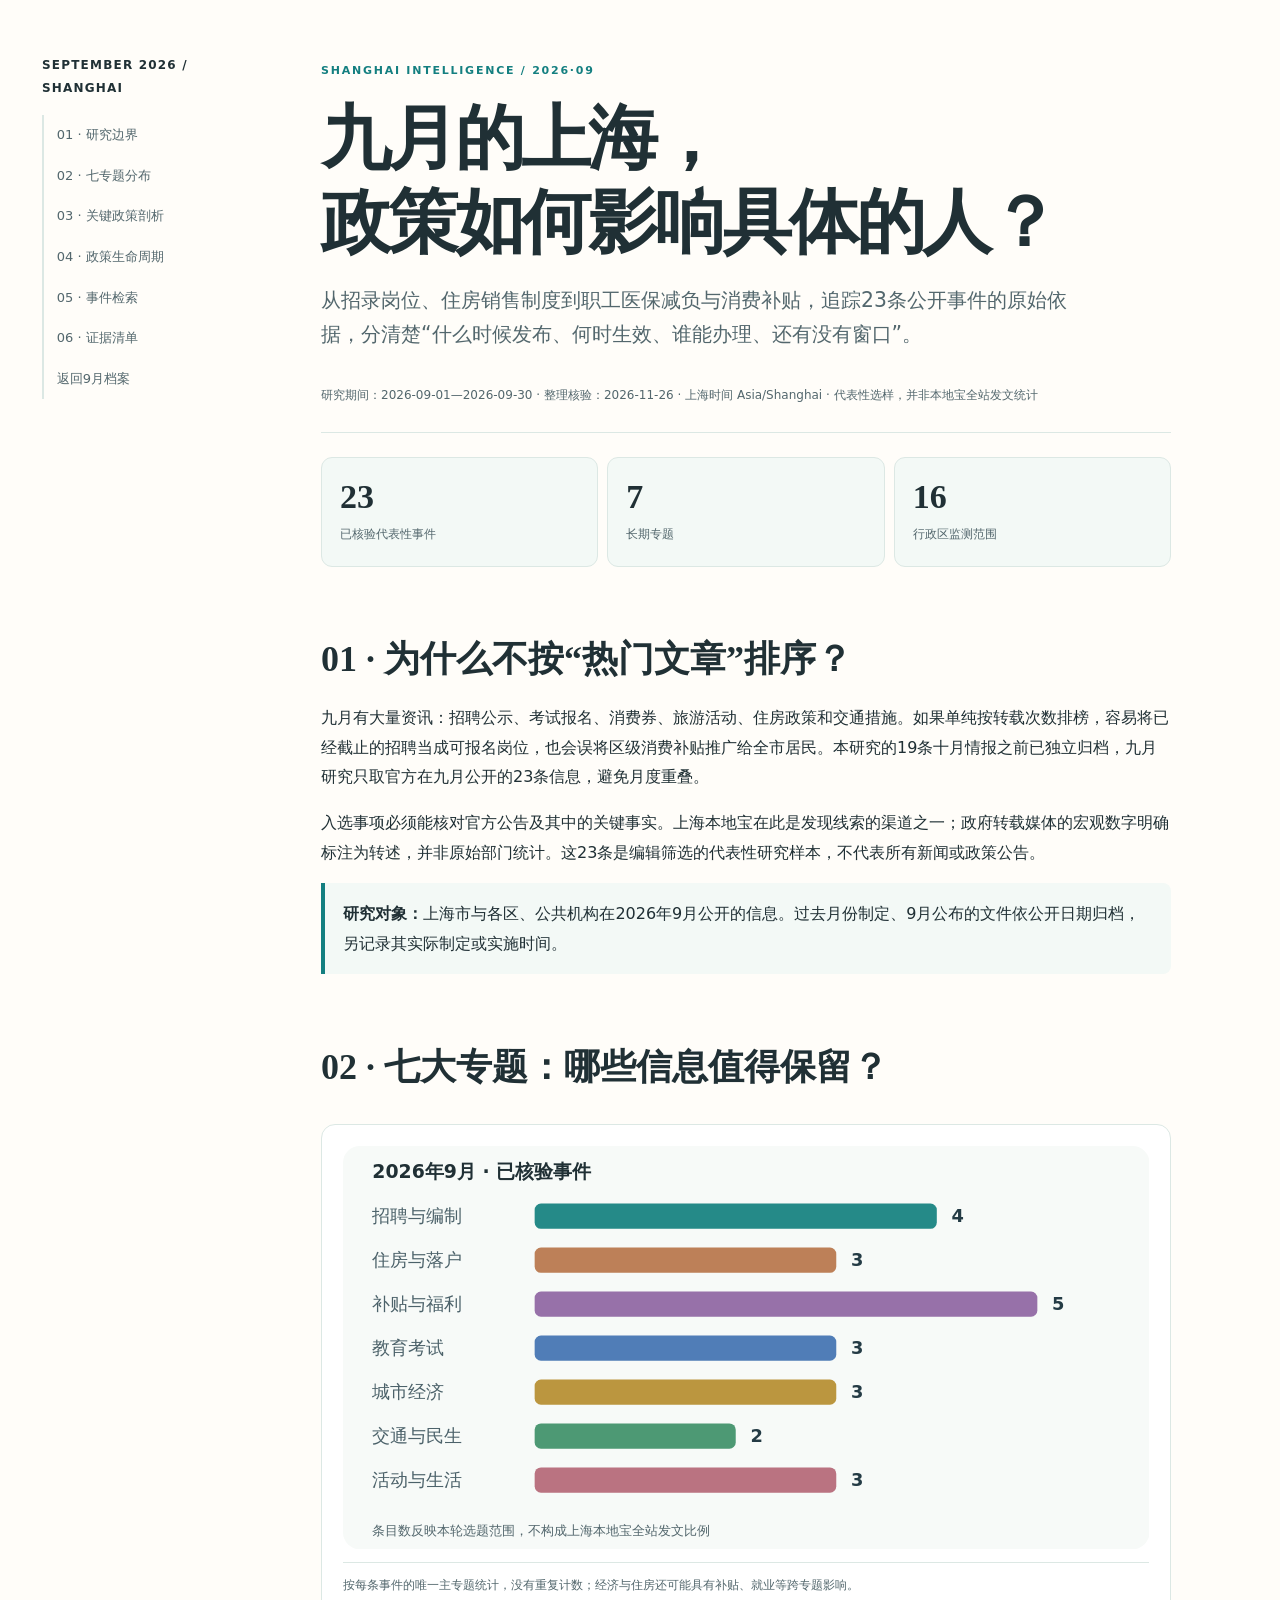
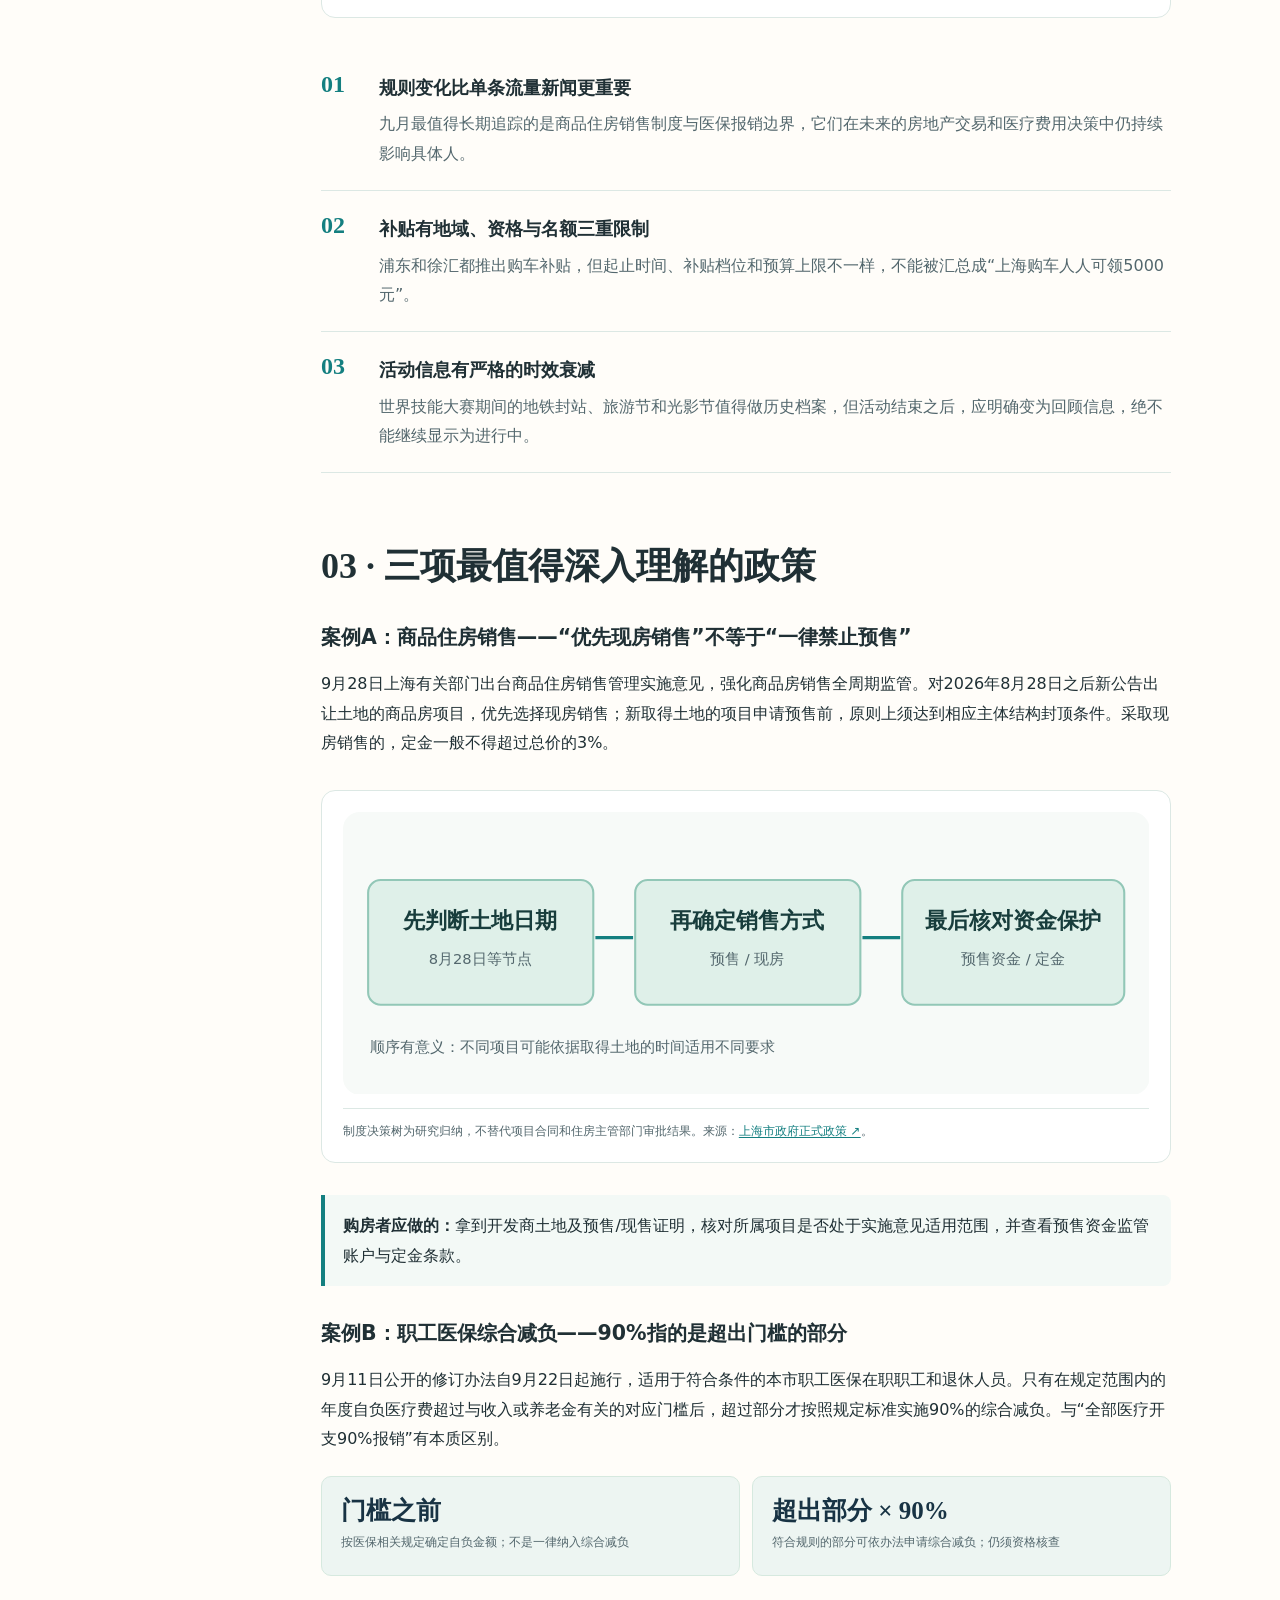
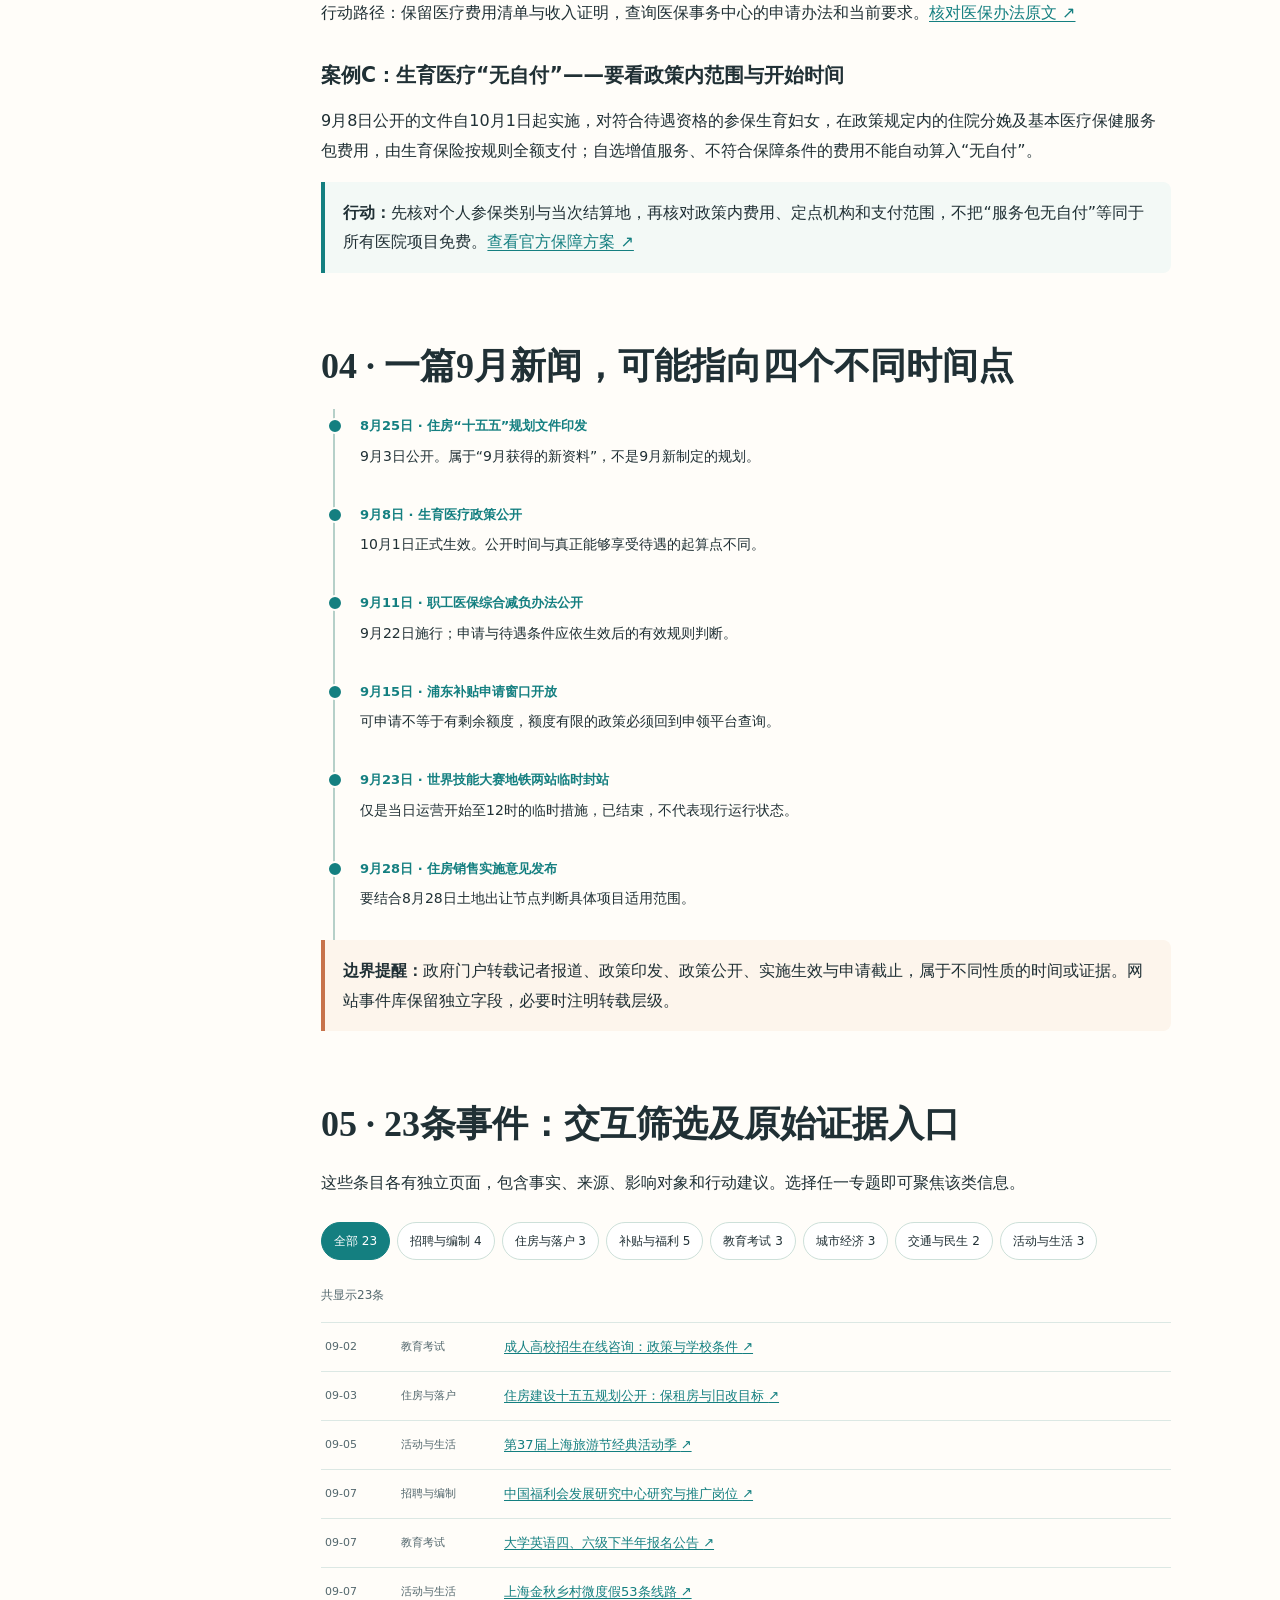
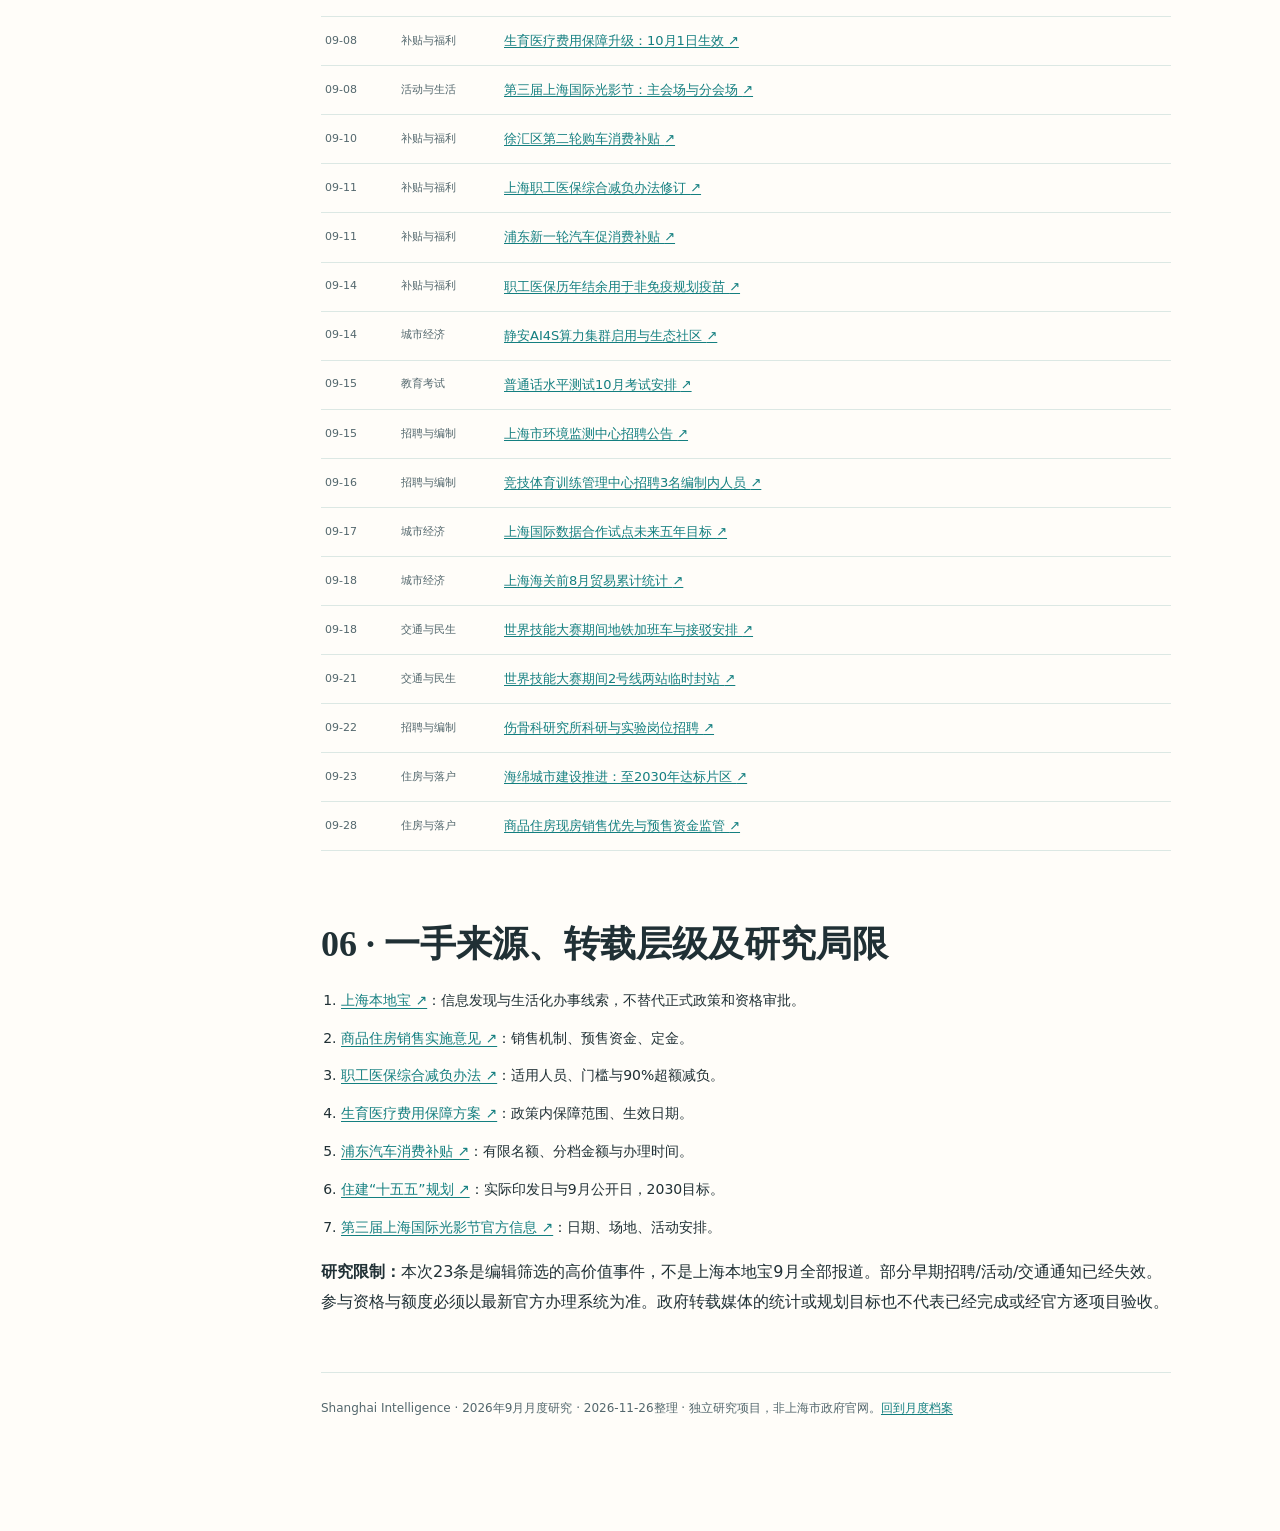
<file: content/reports/september-2026-shanghai-intelligence/index.html>
<!doctype html>
<html lang="zh-CN">
<head><meta charset="utf-8"><meta name="viewport" content="width=device-width, initial-scale=1">
<meta name="description" content="2026年9月上海城市情报研究：23条经过政府及公共机构原文核验的代表性事件，跨七专题分析住房销售、医保减负、补贴申请、招聘及产业规划。">
<meta name="color-scheme" content="light">
<title>上海2026年9月：从政策公告到实际行动｜Shanghai Intelligence</title>
<style>
:root{--paper:#fffdf9;--ink:#203035;--subtle:#53676d;--accent:#147f80;--warm:#c7734b;--border:#dce8e4;--surface:#f3f9f6;--navy:#183344}
*{box-sizing:border-box}html{scroll-behavior:smooth}body{margin:0;color:var(--ink);background:var(--paper);font:16px/1.85 system-ui,-apple-system,"PingFang SC","Microsoft YaHei",sans-serif;-webkit-font-smoothing:antialiased}
a{color:var(--accent);text-underline-offset:.18em}a:hover{color:#ab6241}a:focus-visible,button:focus-visible,figure:focus-visible{outline:3px solid var(--accent);outline-offset:3px}
.skip{position:absolute;top:-100px;left:1rem;z-index:100;background:#fff;padding:.5rem 1rem}.skip:focus{top:0}
.layout{max-width:1260px;margin:auto;padding:3.4rem 2rem 7rem;display:grid;grid-template-columns:215px minmax(0,1fr);gap:clamp(2rem,5vw,5rem)}
.toc{position:sticky;top:2rem;align-self:start;max-height:calc(100vh - 4rem);overflow:auto;font-size:13px}.toc strong{display:block;font-size:12px;letter-spacing:.1em;margin:0 0 1rem}.toc a{display:block;color:var(--subtle);border-left:2px solid var(--border);padding:.52rem .8rem;text-decoration:none}.toc a:hover{color:var(--accent);border-color:var(--accent)}
main{min-width:0}article{max-width:850px;min-width:0}.eyebrow{font-size:11px;color:var(--accent);letter-spacing:.16em;font-weight:750;text-transform:uppercase}
h1{font:600 clamp(2.7rem,5.5vw,4.65rem)/1.19 Georgia,"Songti SC","SimSun",serif;letter-spacing:-.045em;margin:.8rem 0 1.15rem}.dek{font-size:clamp(1.08rem,2vw,1.27rem);color:var(--subtle);line-height:1.7;max-width:760px}.meta{font-size:12px;color:var(--subtle);padding:1rem 0 1.6rem;border-bottom:1px solid var(--border)}
.number-grid{display:grid;grid-template-columns:repeat(3,minmax(0,1fr));gap:9px;margin:1.5rem 0}.number-grid div{background:var(--surface);border:1px solid var(--border);padding:18px;border-radius:11px}.number-grid strong{display:block;font:600 34px/1.25 Georgia,serif}.number-grid span{font-size:12px;color:var(--subtle)}
section{margin-top:4.3rem;scroll-margin-top:2rem}section h2{font:600 clamp(1.75rem,3vw,2.25rem)/1.35 Georgia,"Songti SC","SimSun",serif;margin:0 0 1.2rem}section h3{font-size:1.28rem;line-height:1.5;margin:2rem 0 .65rem}p{margin:1rem 0}strong{font-weight:700}
figure{margin:2rem 0;border:1px solid var(--border);background:#fff;border-radius:14px;padding:1.3rem;overflow-x:auto}figure svg{width:100%;height:auto;display:block}figcaption{border-top:1px solid var(--border);padding-top:.75rem;margin-top:.85rem;color:var(--subtle);font-size:12px;line-height:1.7}
.note{background:var(--surface);border-left:4px solid var(--accent);padding:1rem 1.15rem;border-radius:0 8px 8px 0}.note.warn{border-color:var(--warm);background:#fdf5ec}
.finding{display:grid;grid-template-columns:42px 1fr;gap:16px;padding:21px 0;border-bottom:1px solid var(--border)}.finding span{font:600 24px Georgia,serif;color:var(--accent)}.finding strong{font-size:18px}.finding p{margin:.35rem 0 0;color:var(--subtle)}
.factor-grid{display:grid;grid-template-columns:repeat(2,minmax(0,1fr));gap:12px;margin:1.4rem 0}.factor{background:#edf5f2;border:1px solid #d6e9df;border-radius:10px;padding:19px}.factor b{display:block;font:650 25px/1.2 Georgia,serif;color:var(--navy)}.factor small{font-size:12px;color:var(--subtle)}
.track{border-left:2px solid #b6d0c9;margin-left:12px}.track-item{position:relative;padding:1px 0 1.5rem 25px}.track-item:before{content:"";position:absolute;left:-8px;top:9px;width:12px;height:12px;border-radius:50%;background:var(--accent);border:2px solid var(--paper)}.track-item strong{color:var(--accent);font-size:13px}.track-item p{margin:4px 0;font-size:14px}
.control-row{display:flex;gap:7px;flex-wrap:wrap;margin:1.5rem 0}.control-row button{border:1px solid #cde0d9;background:#fff;border-radius:22px;color:var(--ink);font:inherit;font-size:12px;padding:7px 12px;cursor:pointer}.control-row button[aria-pressed="true"]{background:var(--accent);color:white;border-color:var(--accent)}.match-count{font-size:12px;color:var(--subtle)}
.record-list{margin:1rem 0 0;padding:0;list-style:none;border-top:1px solid var(--border)}.record{display:grid;grid-template-columns:65px 92px 1fr;gap:11px;align-items:center;border-bottom:1px solid var(--border);padding:12px 4px;font-size:13px}.record .date,.record .cat{color:var(--subtle);font-size:11px}.record[hidden]{display:none}
.sources{padding-left:20px;font-size:14px}.sources li{margin:.75rem 0;overflow-wrap:anywhere}footer{border-top:1px solid var(--border);font-size:12px;color:var(--subtle);margin-top:3.5rem;padding-top:1.5rem}
@media(max-width:920px){.layout{display:block;padding:2rem 1.3rem 5rem}.toc{position:static;max-height:none;margin-bottom:2rem;padding-bottom:1rem;border-bottom:1px solid var(--border)}.toc a{display:inline-block;border-left:0;border-bottom:2px solid transparent;padding:.3rem .4rem}}
@media(max-width:480px){body{font-size:15px}.layout{padding:1.2rem 1rem 4rem}.number-grid div{padding:11px}.number-grid strong{font-size:26px}.number-grid span{font-size:10px}.factor-grid{grid-template-columns:1fr}figure{padding:.6rem}figure svg{width:690px;max-width:none}section{margin-top:3rem}.record{grid-template-columns:45px 67px 1fr;gap:5px;font-size:12px}.record .date,.record .cat{font-size:10px}}
@media(prefers-reduced-motion:reduce){html{scroll-behavior:auto}*,*::before,*::after{animation:none!important;transition:none!important}}
@media print{body{background:#fff;color:#000;font-size:11pt}.layout{display:block;padding:0}.toc,.skip,.control-row{display:none!important}.finding,figure,.factor{break-inside:avoid}section{margin-top:1.5rem}}
</style></head><body><a class="skip" href="#main">跳转至正文</a>
<div class="layout"><nav class="toc" aria-label="本篇研究目录"><strong>SEPTEMBER 2026 / SHANGHAI</strong>
<a href="#overview">01 · 研究边界</a><a href="#signals">02 · 七专题分布</a><a href="#policies">03 · 关键政策剖析</a>
<a href="#timing">04 · 政策生命周期</a><a href="#records">05 · 事件检索</a><a href="#evidence">06 · 证据清单</a>
<a href="/shanghai-intelligence/monthly/2026-09/">返回9月档案</a></nav>
<main id="main"><article><header>
<span class="eyebrow">SHANGHAI INTELLIGENCE / 2026·09</span>
<h1>九月的上海，<br>政策如何影响具体的人？</h1>
<p class="dek">从招录岗位、住房销售制度到职工医保减负与消费补贴，追踪23条公开事件的原始依据，分清楚“什么时候发布、何时生效、谁能办理、还有没有窗口”。</p>
<p class="meta">研究期间：2026-09-01—2026-09-30 · 整理核验：2026-11-26 · 上海时间 Asia/Shanghai · 代表性选样，并非本地宝全站发文统计</p>
<div class="number-grid"><div><strong>23</strong><span>已核验代表性事件</span></div><div><strong>7</strong><span>长期专题</span></div><div><strong>16</strong><span>行政区监测范围</span></div></div>
</header>
<section id="overview"><h2>01 · 为什么不按“热门文章”排序？</h2>
<p>九月有大量资讯：招聘公示、考试报名、消费券、旅游活动、住房政策和交通措施。如果单纯按转载次数排榜，容易将已经截止的招聘当成可报名岗位，也会误将区级消费补贴推广给全市居民。本研究的19条十月情报之前已独立归档，九月研究只取官方在九月公开的23条信息，避免月度重叠。</p>
<p>入选事项必须能核对官方公告及其中的关键事实。上海本地宝在此是发现线索的渠道之一；政府转载媒体的宏观数字明确标注为转述，并非原始部门统计。这23条是编辑筛选的代表性研究样本，不代表所有新闻或政策公告。</p>
<div class="note"><strong>研究对象：</strong>上海市与各区、公共机构在2026年9月公开的信息。过去月份制定、9月公布的文件依公开日期归档，另记录其实际制定或实施时间。</div>
</section>
<section id="signals"><h2>02 · 七大专题：哪些信息值得保留？</h2>
<figure tabindex="0"><svg xmlns="http://www.w3.org/2000/svg" viewBox="0 0 770 385" role="img" aria-labelledby="topic-title topic-desc">
<title id="topic-title">九月23条研究事件的七专题分布</title><desc id="topic-desc">招聘4条、住房3条、补贴5条、教育3条、经济3条、交通2条、活动3条；只是研究选样数量。</desc>
<rect width="770" height="385" rx="16" fill="#f7faf8"/>
<text x="28" y="31" font-size="18" font-weight="700" fill="#203035">2026年9月 · 已核验事件</text>
<g><text x="28" y="73" fill="#4c626a" font-size="17">招聘与编制</text><rect x="183" y="55" width="384" height="24" rx="6" fill="#258a88"/><text x="581" y="73" font-size="17" font-weight="700" fill="#243b45">4</text></g><g><text x="28" y="115" fill="#4c626a" font-size="17">住房与落户</text><rect x="183" y="97" width="288" height="24" rx="6" fill="#bd8058"/><text x="485" y="115" font-size="17" font-weight="700" fill="#243b45">3</text></g><g><text x="28" y="157" fill="#4c626a" font-size="17">补贴与福利</text><rect x="183" y="139" width="480" height="24" rx="6" fill="#9771a9"/><text x="677" y="157" font-size="17" font-weight="700" fill="#243b45">5</text></g><g><text x="28" y="199" fill="#4c626a" font-size="17">教育考试</text><rect x="183" y="181" width="288" height="24" rx="6" fill="#507db7"/><text x="485" y="199" font-size="17" font-weight="700" fill="#243b45">3</text></g><g><text x="28" y="241" fill="#4c626a" font-size="17">城市经济</text><rect x="183" y="223" width="288" height="24" rx="6" fill="#bb963f"/><text x="485" y="241" font-size="17" font-weight="700" fill="#243b45">3</text></g><g><text x="28" y="283" fill="#4c626a" font-size="17">交通与民生</text><rect x="183" y="265" width="192" height="24" rx="6" fill="#4d9974"/><text x="389" y="283" font-size="17" font-weight="700" fill="#243b45">2</text></g><g><text x="28" y="325" fill="#4c626a" font-size="17">活动与生活</text><rect x="183" y="307" width="288" height="24" rx="6" fill="#ba7381"/><text x="485" y="325" font-size="17" font-weight="700" fill="#243b45">3</text></g>
<text x="28" y="371" font-size="12" fill="#53676d">条目数反映本轮选题范围，不构成上海本地宝全站发文比例</text>
</svg><figcaption>按每条事件的唯一主专题统计，没有重复计数；经济与住房还可能具有补贴、就业等跨专题影响。</figcaption></figure>
<div class="finding"><span>01</span><div><strong>规则变化比单条流量新闻更重要</strong><p>九月最值得长期追踪的是商品住房销售制度与医保报销边界，它们在未来的房地产交易和医疗费用决策中仍持续影响具体人。</p></div></div>
<div class="finding"><span>02</span><div><strong>补贴有地域、资格与名额三重限制</strong><p>浦东和徐汇都推出购车补贴，但起止时间、补贴档位和预算上限不一样，不能被汇总成“上海购车人人可领5000元”。</p></div></div>
<div class="finding"><span>03</span><div><strong>活动信息有严格的时效衰减</strong><p>世界技能大赛期间的地铁封站、旅游节和光影节值得做历史档案，但活动结束之后，应明确变为回顾信息，绝不能继续显示为进行中。</p></div></div>
</section>
<section id="policies"><h2>03 · 三项最值得深入理解的政策</h2>
<h3>案例A：商品住房销售——“优先现房销售”不等于“一律禁止预售”</h3>
<p>9月28日上海有关部门出台商品住房销售管理实施意见，强化商品房销售全周期监管。对2026年8月28日之后新公告出让土地的商品房项目，优先选择现房销售；新取得土地的项目申请预售前，原则上须达到相应主体结构封顶条件。采取现房销售的，定金一般不得超过总价的3%。</p>
<figure tabindex="0"><svg xmlns="http://www.w3.org/2000/svg" viewBox="0 0 770 270" role="img" aria-labelledby="housing-title housing-desc">
<title id="housing-title">商品住房销售制度的三个不同监管节点</title><desc id="housing-desc">依次先判断土地出让公告日期与项目适用范围，再识别预售或者现房销售，最后确认定金限制与预售资金全程监管。不是所有项目都自动转为现房销售。</desc>
<rect width="770" height="270" rx="16" fill="#f7faf8"/>
<g fill="#dff0e9" stroke="#92c7b7" stroke-width="2">
<rect x="24" y="65" width="215" height="119" rx="12"/>
<rect x="279" y="65" width="215" height="119" rx="12"/>
<rect x="534" y="65" width="212" height="119" rx="12"/>
</g><g fill="#183d3c" text-anchor="middle" font-size="21" font-weight="700">
<text x="131" y="111">先判断土地日期</text><text x="386" y="111">再确定销售方式</text><text x="640" y="111">最后核对资金保护</text></g>
<g fill="#53676d" text-anchor="middle" font-size="14"><text x="131" y="145">8月28日等节点</text><text x="386" y="145">预售 / 现房</text><text x="640" y="145">预售资金 / 定金</text></g>
<path d="M241 120H277M496 120H532" stroke="#147f80" stroke-width="3"/>
<text x="26" y="229" font-size="14" fill="#53676d">顺序有意义：不同项目可能依据取得土地的时间适用不同要求</text>
</svg><figcaption>制度决策树为研究归纳，不替代项目合同和住房主管部门审批结果。来源：<a href="https://www.shanghai.gov.cn/gwk/search/content/aae26572365b49129bc4642a76a5040e" target="_blank" rel="noopener noreferrer">上海市政府正式政策 ↗</a>。</figcaption></figure>
<div class="note"><strong>购房者应做的：</strong>拿到开发商土地及预售/现售证明，核对所属项目是否处于实施意见适用范围，并查看预售资金监管账户与定金条款。</div>
<h3>案例B：职工医保综合减负——90%指的是超出门槛的部分</h3>
<p>9月11日公开的修订办法自9月22日起施行，适用于符合条件的本市职工医保在职职工和退休人员。只有在规定范围内的年度自负医疗费超过与收入或养老金有关的对应门槛后，超过部分才按照规定标准实施90%的综合减负。与“全部医疗开支90%报销”有本质区别。</p>
<div class="factor-grid"><div class="factor"><b>门槛之前</b><small>按医保相关规定确定自负金额；不是一律纳入综合减负</small></div><div class="factor"><b>超出部分 × 90%</b><small>符合规则的部分可依办法申请综合减负；仍须资格核查</small></div></div>
<p>行动路径：保留医疗费用清单与收入证明，查询医保事务中心的申请办法和当前要求。<a href="https://www.shanghai.gov.cn/gwk/search/content/f57a8b26aa414a15a57d1040c1024600" target="_blank" rel="noopener noreferrer">核对医保办法原文 ↗</a></p>
<h3>案例C：生育医疗“无自付”——要看政策内范围与开始时间</h3>
<p>9月8日公开的文件自10月1日起实施，对符合待遇资格的参保生育妇女，在政策规定内的住院分娩及基本医疗保健服务包费用，由生育保险按规则全额支付；自选增值服务、不符合保障条件的费用不能自动算入“无自付”。</p>
<div class="note"><strong>行动：</strong>先核对个人参保类别与当次结算地，再核对政策内费用、定点机构和支付范围，不把“服务包无自付”等同于所有医院项目免费。<a href="https://www.shanghai.gov.cn/gwk/search/content/61adb44f0c7e4a2fbbb0d20d4fedbb25" target="_blank" rel="noopener noreferrer">查看官方保障方案 ↗</a></div>
</section>
<section id="timing"><h2>04 · 一篇9月新闻，可能指向四个不同时间点</h2>
<div class="track">
<div class="track-item"><strong>8月25日 · 住房“十五五”规划文件印发</strong><p>9月3日公开。属于“9月获得的新资料”，不是9月新制定的规划。</p></div>
<div class="track-item"><strong>9月8日 · 生育医疗政策公开</strong><p>10月1日正式生效。公开时间与真正能够享受待遇的起算点不同。</p></div>
<div class="track-item"><strong>9月11日 · 职工医保综合减负办法公开</strong><p>9月22日施行；申请与待遇条件应依生效后的有效规则判断。</p></div>
<div class="track-item"><strong>9月15日 · 浦东补贴申请窗口开放</strong><p>可申请不等于有剩余额度，额度有限的政策必须回到申领平台查询。</p></div>
<div class="track-item"><strong>9月23日 · 世界技能大赛地铁两站临时封站</strong><p>仅是当日运营开始至12时的临时措施，已结束，不代表现行运行状态。</p></div>
<div class="track-item"><strong>9月28日 · 住房销售实施意见发布</strong><p>要结合8月28日土地出让节点判断具体项目适用范围。</p></div>
</div>
<div class="note warn"><strong>边界提醒：</strong>政府门户转载记者报道、政策印发、政策公开、实施生效与申请截止，属于不同性质的时间或证据。网站事件库保留独立字段，必要时注明转载层级。</div>
</section>
<section id="records"><h2>05 · 23条事件：交互筛选及原始证据入口</h2>
<p>这些条目各有独立页面，包含事实、来源、影响对象和行动建议。选择任一专题即可聚焦该类信息。</p>
<div class="control-row" role="group" aria-label="情报专题筛选"><button type="button" data-filter="all" aria-pressed="true">全部 23</button><button type="button" data-filter="jobs" aria-pressed="false">招聘与编制 4</button><button type="button" data-filter="housing" aria-pressed="false">住房与落户 3</button><button type="button" data-filter="benefits" aria-pressed="false">补贴与福利 5</button><button type="button" data-filter="education" aria-pressed="false">教育考试 3</button><button type="button" data-filter="economy" aria-pressed="false">城市经济 3</button><button type="button" data-filter="mobility" aria-pressed="false">交通与民生 2</button><button type="button" data-filter="lifestyle" aria-pressed="false">活动与生活 3</button></div>
<p id="match-count" class="match-count" aria-live="polite">共显示23条</p>
<ol class="record-list" id="record-list"><li class="record" data-topic="education"><span class="date">09-02</span><span class="cat">教育考试</span><a href="/shanghai-intelligence/events/sh-sep2026-adult-consultation/">成人高校招生在线咨询：政策与学校条件 <span aria-hidden="true">↗</span></a></li><li class="record" data-topic="housing"><span class="date">09-03</span><span class="cat">住房与落户</span><a href="/shanghai-intelligence/events/sh-sep2026-housing-15th-plan/">住房建设十五五规划公开：保租房与旧改目标 <span aria-hidden="true">↗</span></a></li><li class="record" data-topic="lifestyle"><span class="date">09-05</span><span class="cat">活动与生活</span><a href="/shanghai-intelligence/events/sh-sep2026-tourism-festival-2026/">第37届上海旅游节经典活动季 <span aria-hidden="true">↗</span></a></li><li class="record" data-topic="jobs"><span class="date">09-07</span><span class="cat">招聘与编制</span><a href="/shanghai-intelligence/events/sh-sep2026-china-welfare-recruitment/">中国福利会发展研究中心研究与推广岗位 <span aria-hidden="true">↗</span></a></li><li class="record" data-topic="education"><span class="date">09-07</span><span class="cat">教育考试</span><a href="/shanghai-intelligence/events/sh-sep2026-cet-registration/">大学英语四、六级下半年报名公告 <span aria-hidden="true">↗</span></a></li><li class="record" data-topic="lifestyle"><span class="date">09-07</span><span class="cat">活动与生活</span><a href="/shanghai-intelligence/events/sh-sep2026-rural-53-routes/">上海金秋乡村微度假53条线路 <span aria-hidden="true">↗</span></a></li><li class="record" data-topic="benefits"><span class="date">09-08</span><span class="cat">补贴与福利</span><a href="/shanghai-intelligence/events/sh-sep2026-maternity-medical-protection/">生育医疗费用保障升级：10月1日生效 <span aria-hidden="true">↗</span></a></li><li class="record" data-topic="lifestyle"><span class="date">09-08</span><span class="cat">活动与生活</span><a href="/shanghai-intelligence/events/sh-sep2026-light-festival-2026/">第三届上海国际光影节：主会场与分会场 <span aria-hidden="true">↗</span></a></li><li class="record" data-topic="benefits"><span class="date">09-10</span><span class="cat">补贴与福利</span><a href="/shanghai-intelligence/events/sh-sep2026-xuhui-car-subsidy-second-round/">徐汇区第二轮购车消费补贴 <span aria-hidden="true">↗</span></a></li><li class="record" data-topic="benefits"><span class="date">09-11</span><span class="cat">补贴与福利</span><a href="/shanghai-intelligence/events/sh-sep2026-medical-burden-relief/">上海职工医保综合减负办法修订 <span aria-hidden="true">↗</span></a></li><li class="record" data-topic="benefits"><span class="date">09-11</span><span class="cat">补贴与福利</span><a href="/shanghai-intelligence/events/sh-sep2026-pudong-new-car-subsidy/">浦东新一轮汽车促消费补贴 <span aria-hidden="true">↗</span></a></li><li class="record" data-topic="benefits"><span class="date">09-14</span><span class="cat">补贴与福利</span><a href="/shanghai-intelligence/events/sh-sep2026-medical-vaccine-account/">职工医保历年结余用于非免疫规划疫苗 <span aria-hidden="true">↗</span></a></li><li class="record" data-topic="economy"><span class="date">09-14</span><span class="cat">城市经济</span><a href="/shanghai-intelligence/events/sh-sep2026-ai4s-science-cluster/">静安AI4S算力集群启用与生态社区 <span aria-hidden="true">↗</span></a></li><li class="record" data-topic="education"><span class="date">09-15</span><span class="cat">教育考试</span><a href="/shanghai-intelligence/events/sh-sep2026-putonghua-oct-test/">普通话水平测试10月考试安排 <span aria-hidden="true">↗</span></a></li><li class="record" data-topic="jobs"><span class="date">09-15</span><span class="cat">招聘与编制</span><a href="/shanghai-intelligence/events/sh-sep2026-environment-monitor-recruitment/">上海市环境监测中心招聘公告 <span aria-hidden="true">↗</span></a></li><li class="record" data-topic="jobs"><span class="date">09-16</span><span class="cat">招聘与编制</span><a href="/shanghai-intelligence/events/sh-sep2026-sports-center-recruitment/">竞技体育训练管理中心招聘3名编制内人员 <span aria-hidden="true">↗</span></a></li><li class="record" data-topic="economy"><span class="date">09-17</span><span class="cat">城市经济</span><a href="/shanghai-intelligence/events/sh-sep2026-cross-border-data-cooperation/">上海国际数据合作试点未来五年目标 <span aria-hidden="true">↗</span></a></li><li class="record" data-topic="economy"><span class="date">09-18</span><span class="cat">城市经济</span><a href="/shanghai-intelligence/events/sh-sep2026-trade-jan-aug-data/">上海海关前8月贸易累计统计 <span aria-hidden="true">↗</span></a></li><li class="record" data-topic="mobility"><span class="date">09-18</span><span class="cat">交通与民生</span><a href="/shanghai-intelligence/events/sh-sep2026-worldskills-subway-extended/">世界技能大赛期间地铁加班车与接驳安排 <span aria-hidden="true">↗</span></a></li><li class="record" data-topic="mobility"><span class="date">09-21</span><span class="cat">交通与民生</span><a href="/shanghai-intelligence/events/sh-sep2026-worldskills-station-closure/">世界技能大赛期间2号线两站临时封站 <span aria-hidden="true">↗</span></a></li><li class="record" data-topic="jobs"><span class="date">09-22</span><span class="cat">招聘与编制</span><a href="/shanghai-intelligence/events/sh-sep2026-orthopedic-institute-recruitment/">伤骨科研究所科研与实验岗位招聘 <span aria-hidden="true">↗</span></a></li><li class="record" data-topic="housing"><span class="date">09-23</span><span class="cat">住房与落户</span><a href="/shanghai-intelligence/events/sh-sep2026-sponge-city-guidance/">海绵城市建设推进：至2030年达标片区 <span aria-hidden="true">↗</span></a></li><li class="record" data-topic="housing"><span class="date">09-28</span><span class="cat">住房与落户</span><a href="/shanghai-intelligence/events/sh-sep2026-housing-sales-reform/">商品住房现房销售优先与预售资金监管 <span aria-hidden="true">↗</span></a></li></ol>
</section>
<section id="evidence"><h2>06 · 一手来源、转载层级及研究局限</h2>
<ol class="sources">
<li><a href="https://sh.bendibao.com/" target="_blank" rel="noopener noreferrer">上海本地宝 ↗</a>：信息发现与生活化办事线索，不替代正式政策和资格审批。</li>
<li><a href="https://www.shanghai.gov.cn/gwk/search/content/aae26572365b49129bc4642a76a5040e" target="_blank" rel="noopener noreferrer">商品住房销售实施意见 ↗</a>：销售机制、预售资金、定金。</li>
<li><a href="https://www.shanghai.gov.cn/gwk/search/content/f57a8b26aa414a15a57d1040c1024600" target="_blank" rel="noopener noreferrer">职工医保综合减负办法 ↗</a>：适用人员、门槛与90%超额减负。</li>
<li><a href="https://www.shanghai.gov.cn/gwk/search/content/61adb44f0c7e4a2fbbb0d20d4fedbb25" target="_blank" rel="noopener noreferrer">生育医疗费用保障方案 ↗</a>：政策内保障范围、生效日期。</li>
<li><a href="https://www.shanghai.gov.cn/nw17239/20260911/c419a6e993d942b1bfe5ec99a9a5bb37.html" target="_blank" rel="noopener noreferrer">浦东汽车消费补贴 ↗</a>：有限名额、分档金额与办理时间。</li>
<li><a href="https://www.shanghai.gov.cn/gwk/search/content/652ccdc1039e4514a90e02c0e1e0bc98" target="_blank" rel="noopener noreferrer">住建“十五五”规划 ↗</a>：实际印发日与9月公开日，2030目标。</li>
<li><a href="https://www.shanghai.gov.cn/nw9822/20260908/0dd6110bc17046f5af1f069480987ad0.html" target="_blank" rel="noopener noreferrer">第三届上海国际光影节官方信息 ↗</a>：日期、场地、活动安排。</li>
</ol>
<p><strong>研究限制：</strong>本次23条是编辑筛选的高价值事件，不是上海本地宝9月全部报道。部分早期招聘/活动/交通通知已经失效。参与资格与额度必须以最新官方办理系统为准。政府转载媒体的统计或规划目标也不代表已经完成或经官方逐项目验收。</p>
</section><footer>Shanghai Intelligence · 2026年9月月度研究 · 2026-11-26整理 · 独立研究项目，非上海市政府官网。<a href="/shanghai-intelligence/monthly/2026-09/">回到月度档案</a></footer>
</article></main></div>
<script>(function(){"use strict";var buttons=[...document.querySelectorAll("[data-filter]")],records=[...document.querySelectorAll(".record")],out=document.getElementById("match-count");
function setFilter(topic){var count=0;for(var r of records){var visible=topic==="all"||r.dataset.topic===topic;r.hidden=!visible;if(visible)count++;}buttons.forEach(function(b){b.setAttribute("aria-pressed",String(b.dataset.filter===topic));});out.textContent="共显示"+count+"条";}
buttons.forEach(function(b){b.addEventListener("click",function(){setFilter(b.dataset.filter);});});setFilter("all");})();</script>
</body></html>
</file>
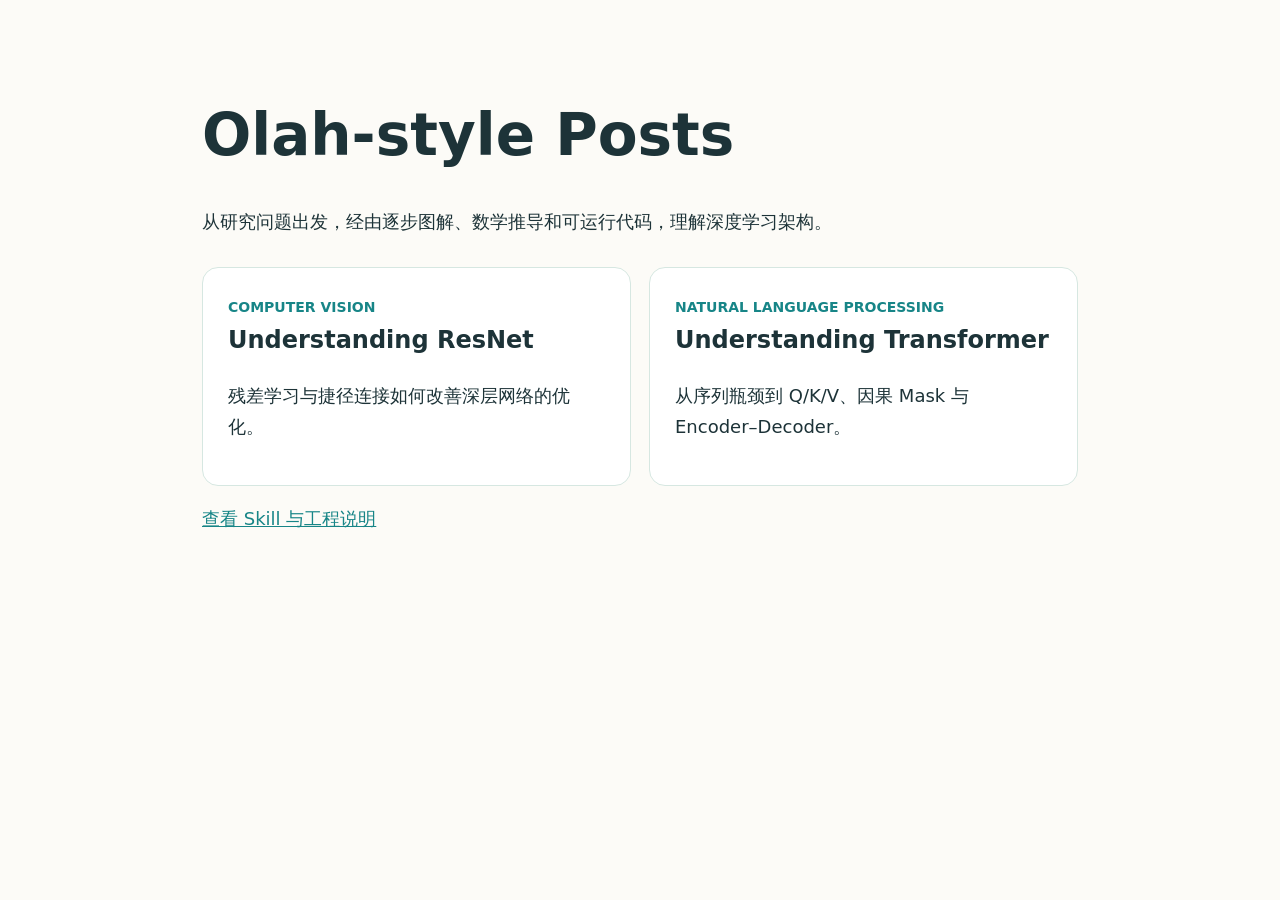
<file: .pi/skills/Olah-style-posts/docs/index.html>
<!doctype html><html lang="zh-CN"><head><meta charset="utf-8"><meta name="viewport" content="width=device-width, initial-scale=1"><title>Olah-style Posts · Examples</title><style>
:root{--ink:#1d3338;--accent:#178587}*{box-sizing:border-box}body{font-family:system-ui,-apple-system,"PingFang SC",sans-serif;margin:0;color:var(--ink);background:#fcfbf7;line-height:1.7}main{max-width:920px;padding:65px 22px;margin:auto}h1{font-size:clamp(34px,6vw,58px);line-height:1.1}p{font-size:18px;max-width:720px}.cards{display:grid;grid-template-columns:repeat(auto-fit,minmax(270px,1fr));gap:18px;margin-top:30px}a.card{border:1px solid #d6e7e1;display:block;text-decoration:none;color:inherit;padding:25px;border-radius:16px;background:white}a.card:focus-visible{outline:3px solid var(--accent)}h2{margin-top:0}.label{color:var(--accent);font-weight:700;font-size:14px}a:not(.card){color:var(--accent)}
</style></head><body><main><h1>Olah-style Posts</h1><p>从研究问题出发，经由逐步图解、数学推导和可运行代码，理解深度学习架构。</p><div class="cards"><a class="card" href="../examples/resnet/index.html"><span class="label">COMPUTER VISION</span><h2>Understanding ResNet</h2><p>残差学习与捷径连接如何改善深层网络的优化。</p></a><a class="card" href="../examples/transformer/index.html"><span class="label">NATURAL LANGUAGE PROCESSING</span><h2>Understanding Transformer</h2><p>从序列瓶颈到 Q/K/V、因果 Mask 与 Encoder–Decoder。</p></a></div><p><a href="https://github.com/1998x-stack/Olah-style-posts">查看 Skill 与工程说明</a></p></main></body></html>
</file>
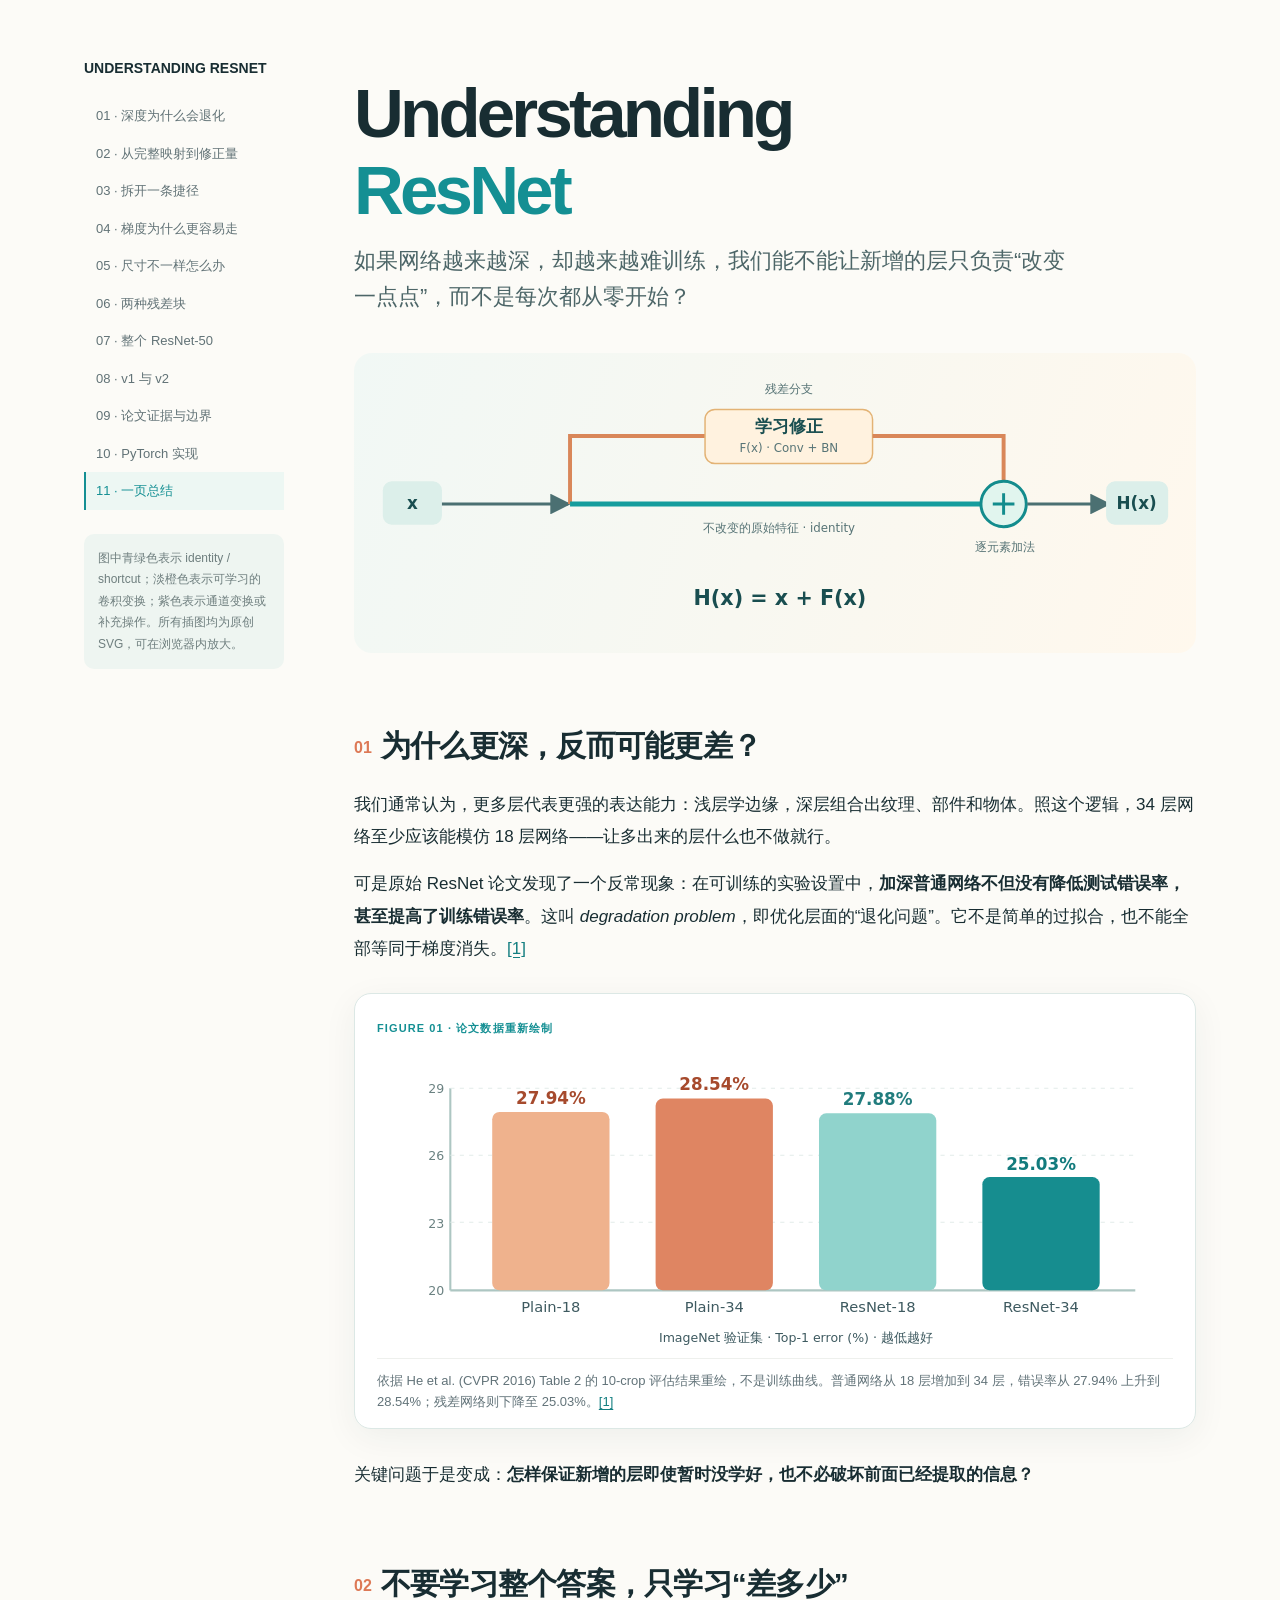
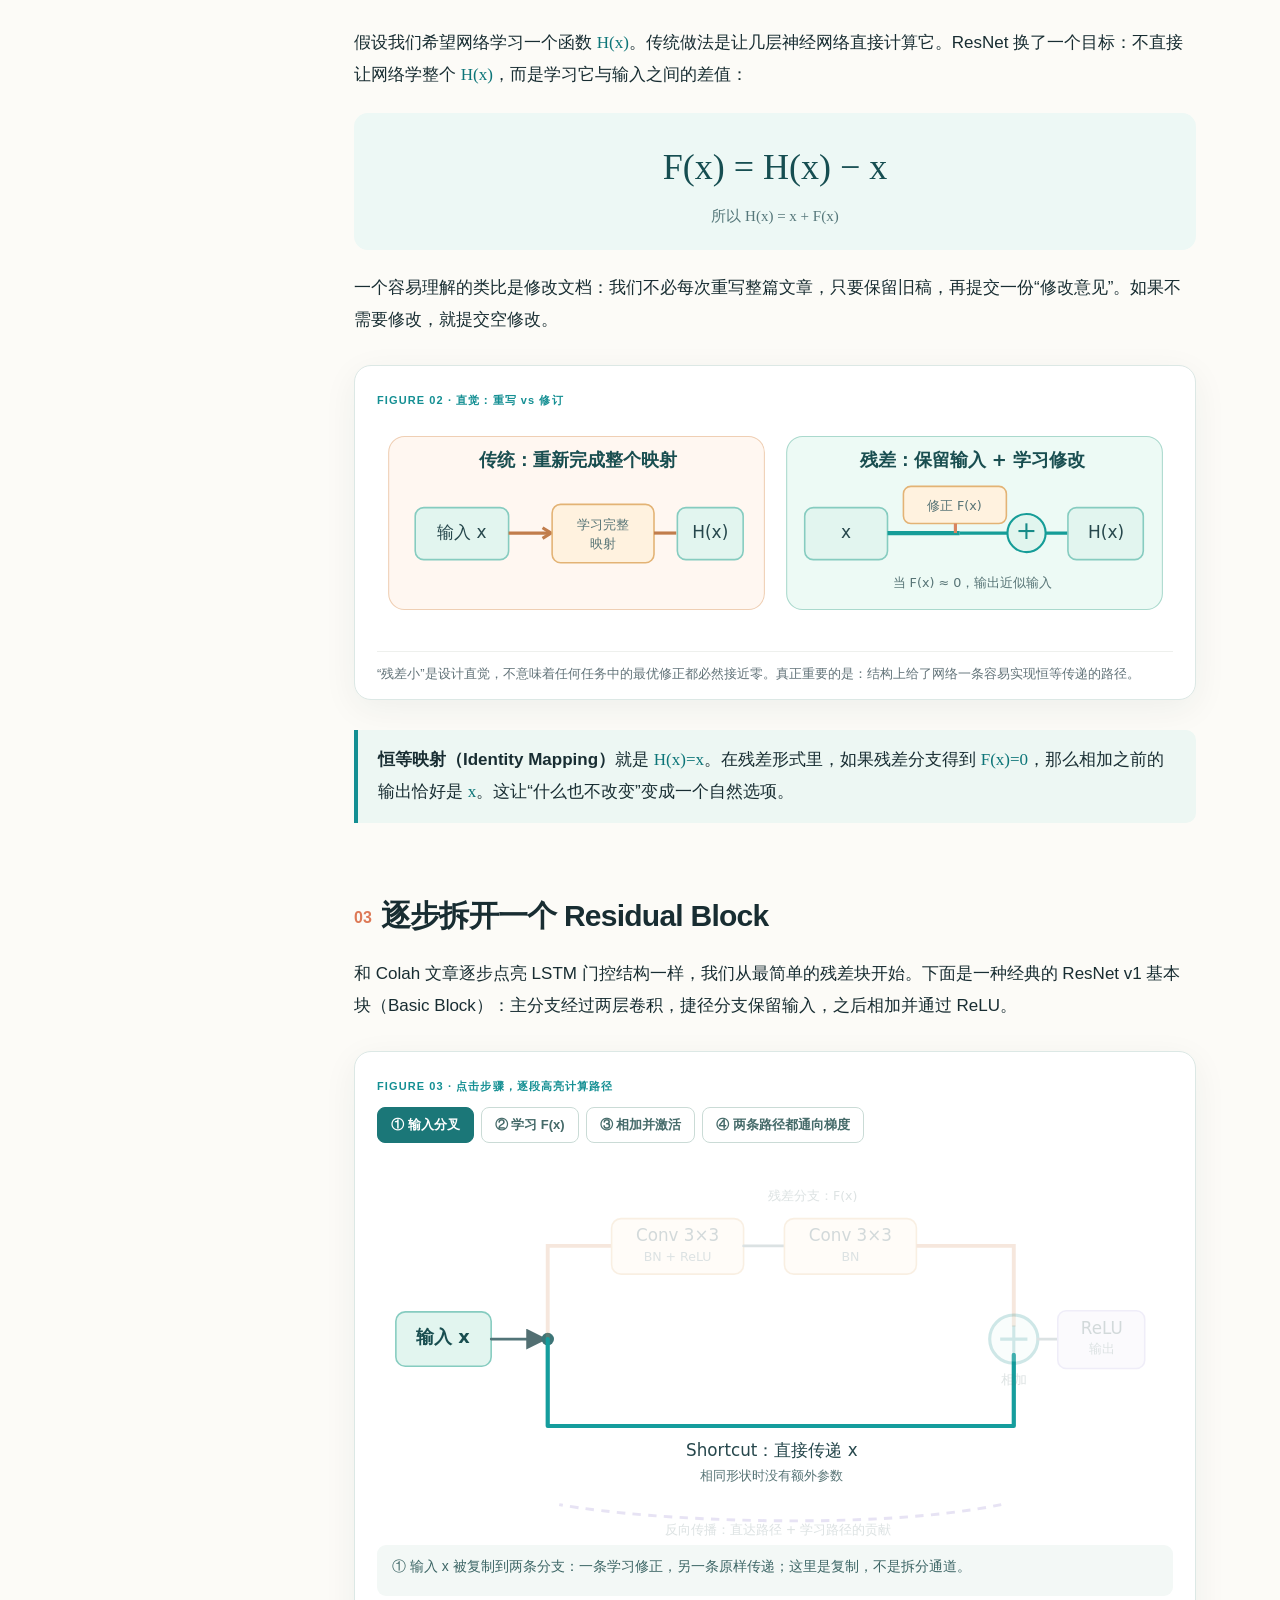
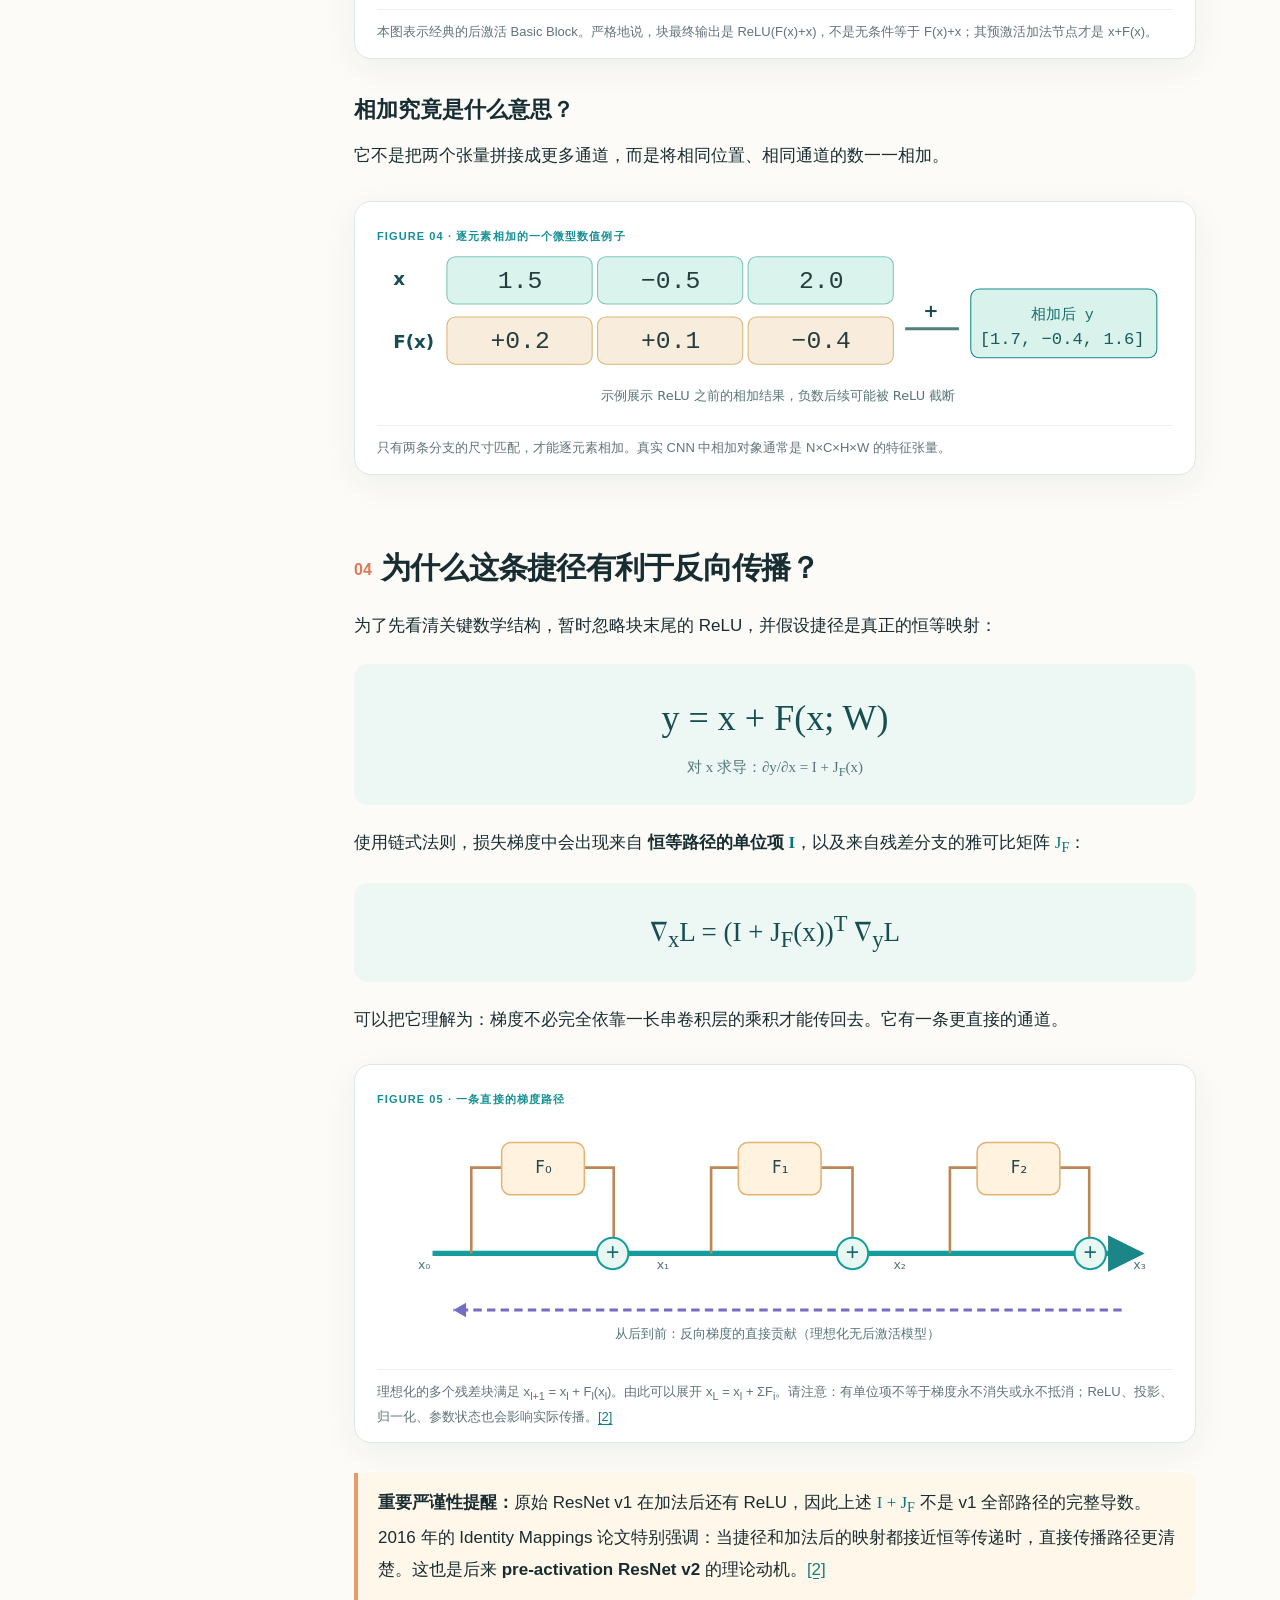
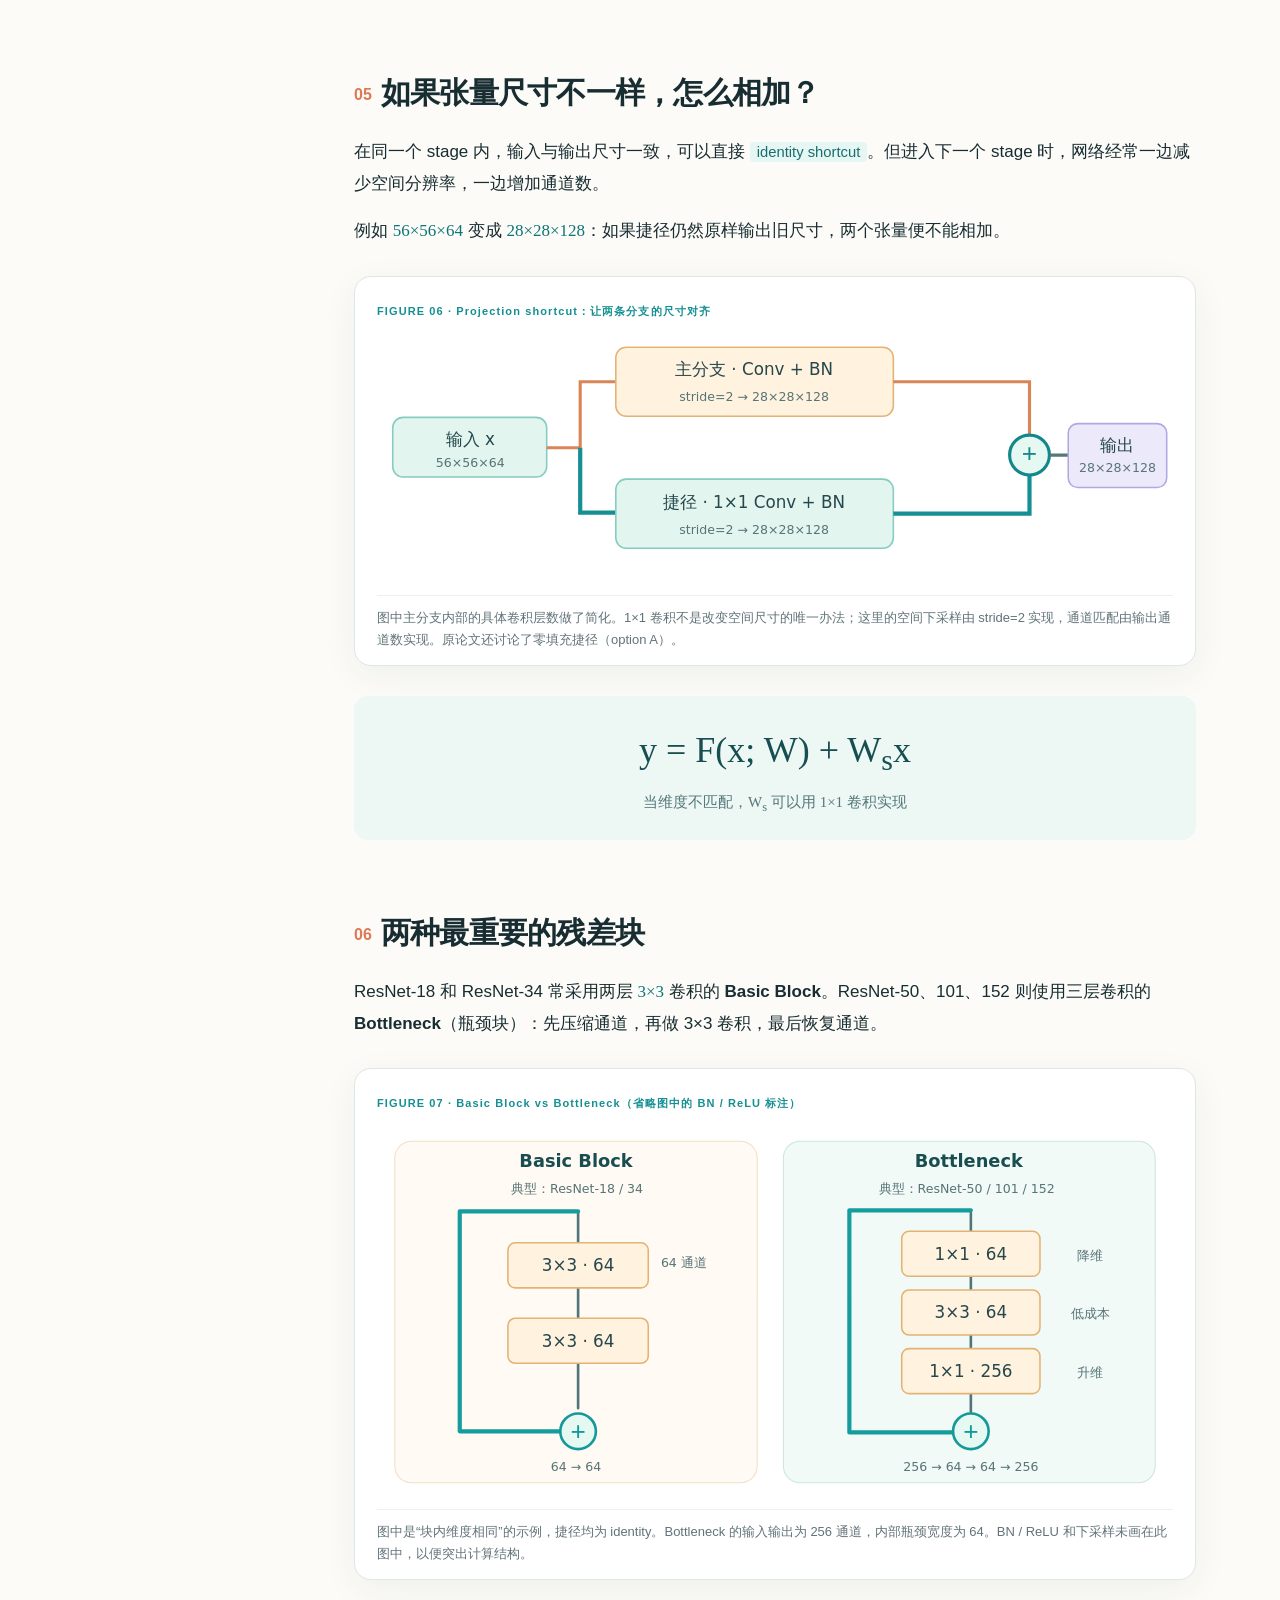
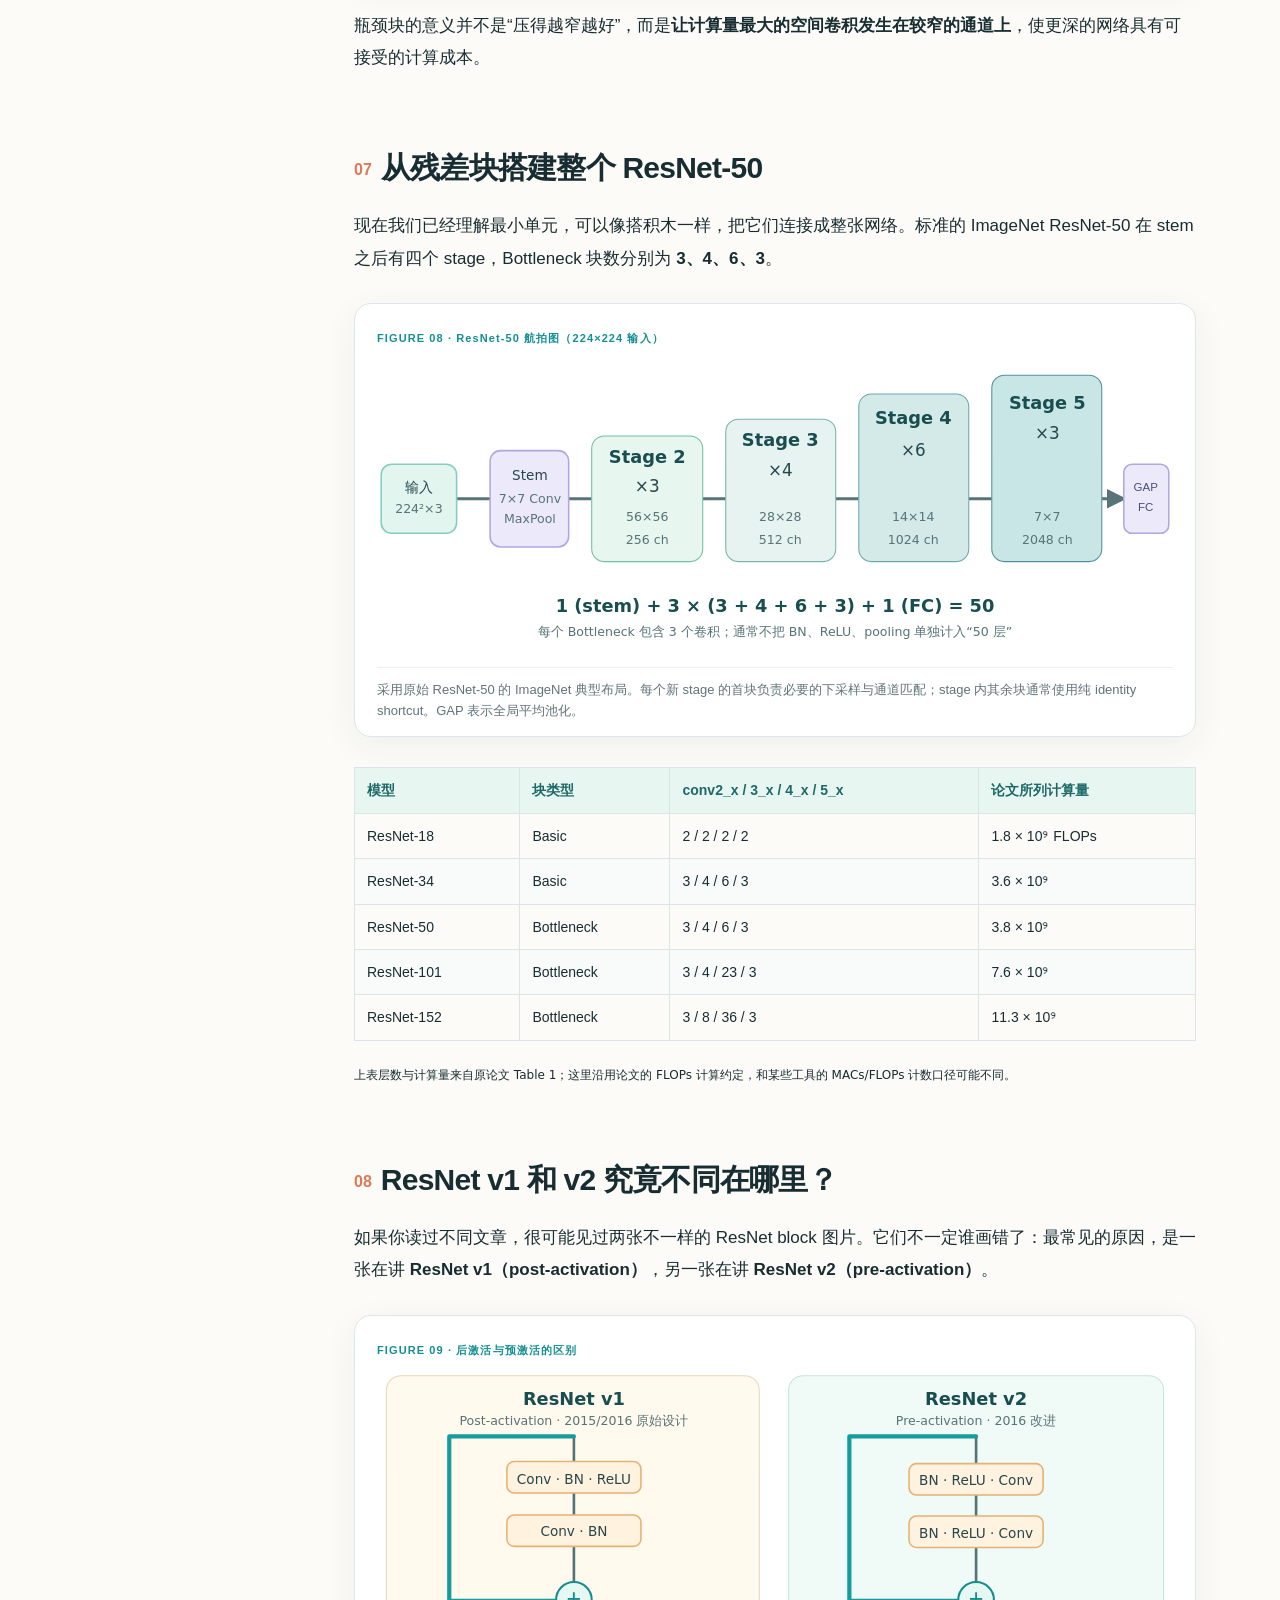
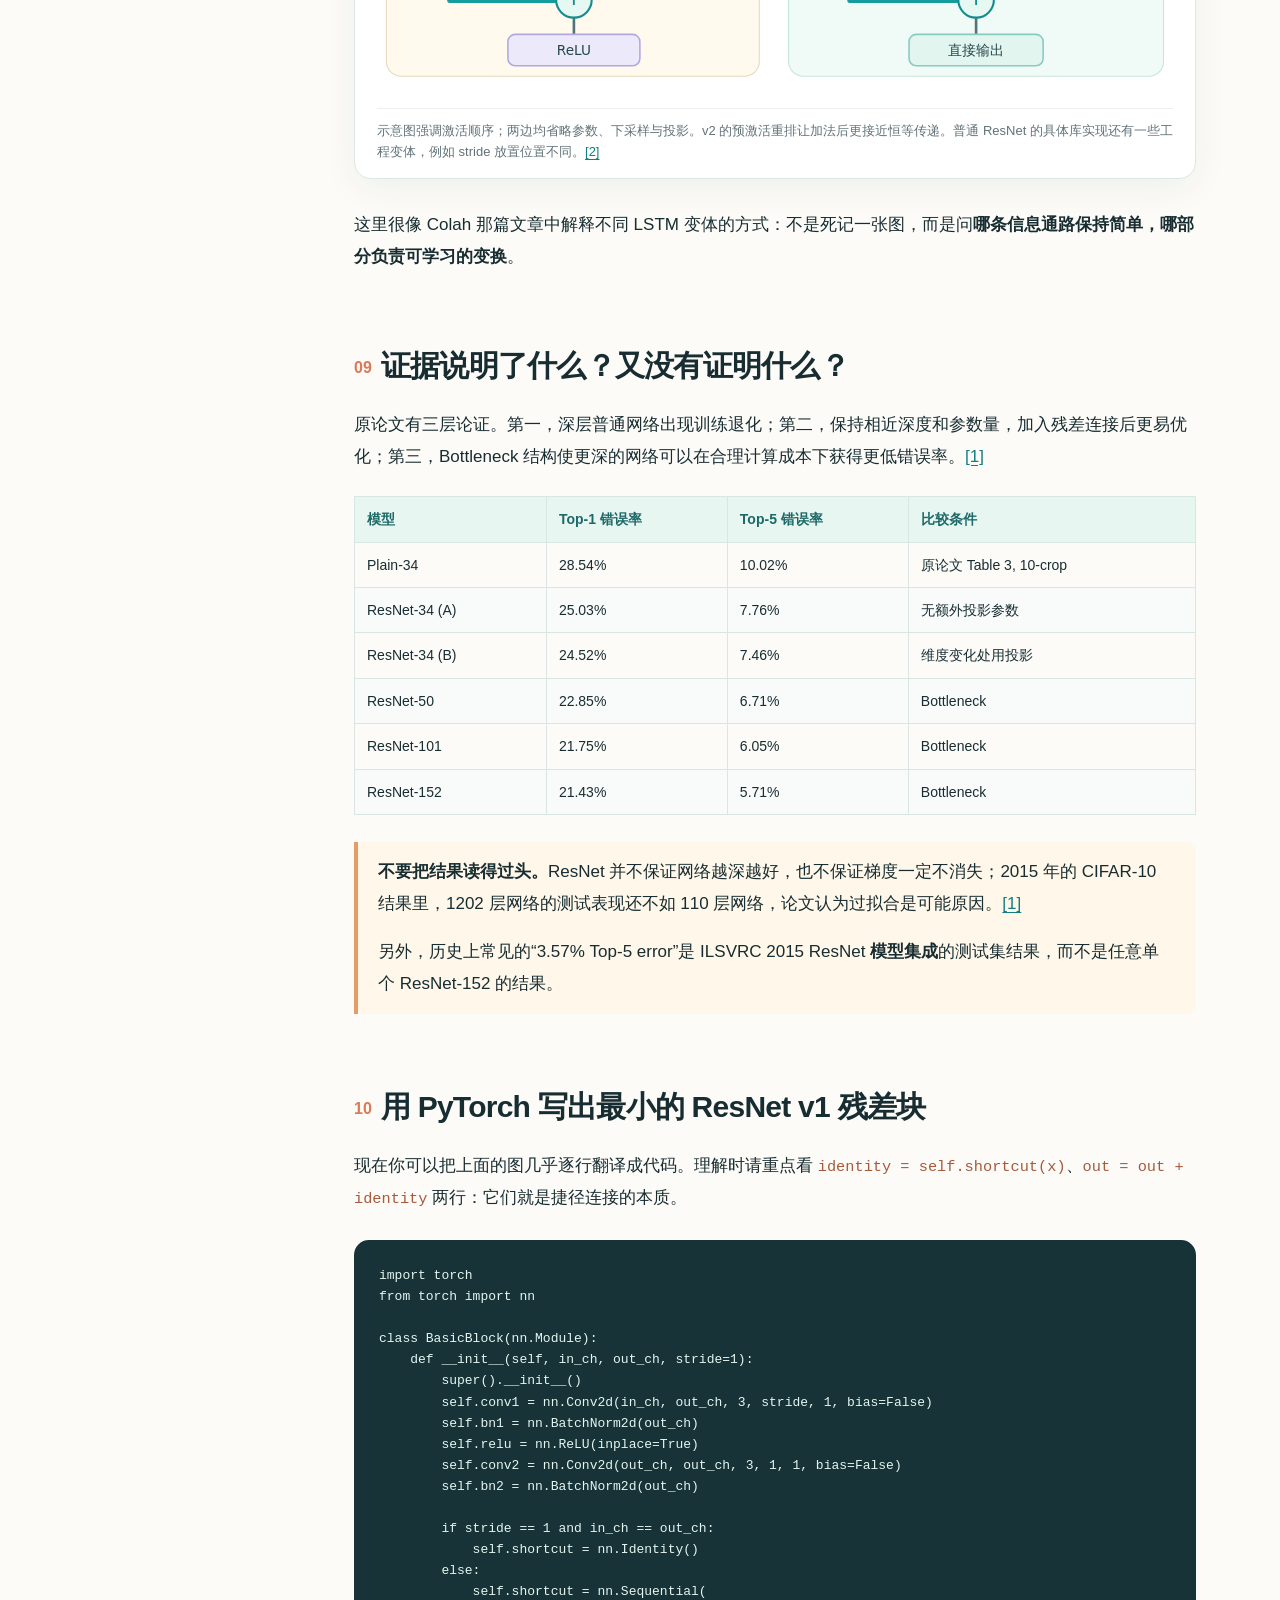
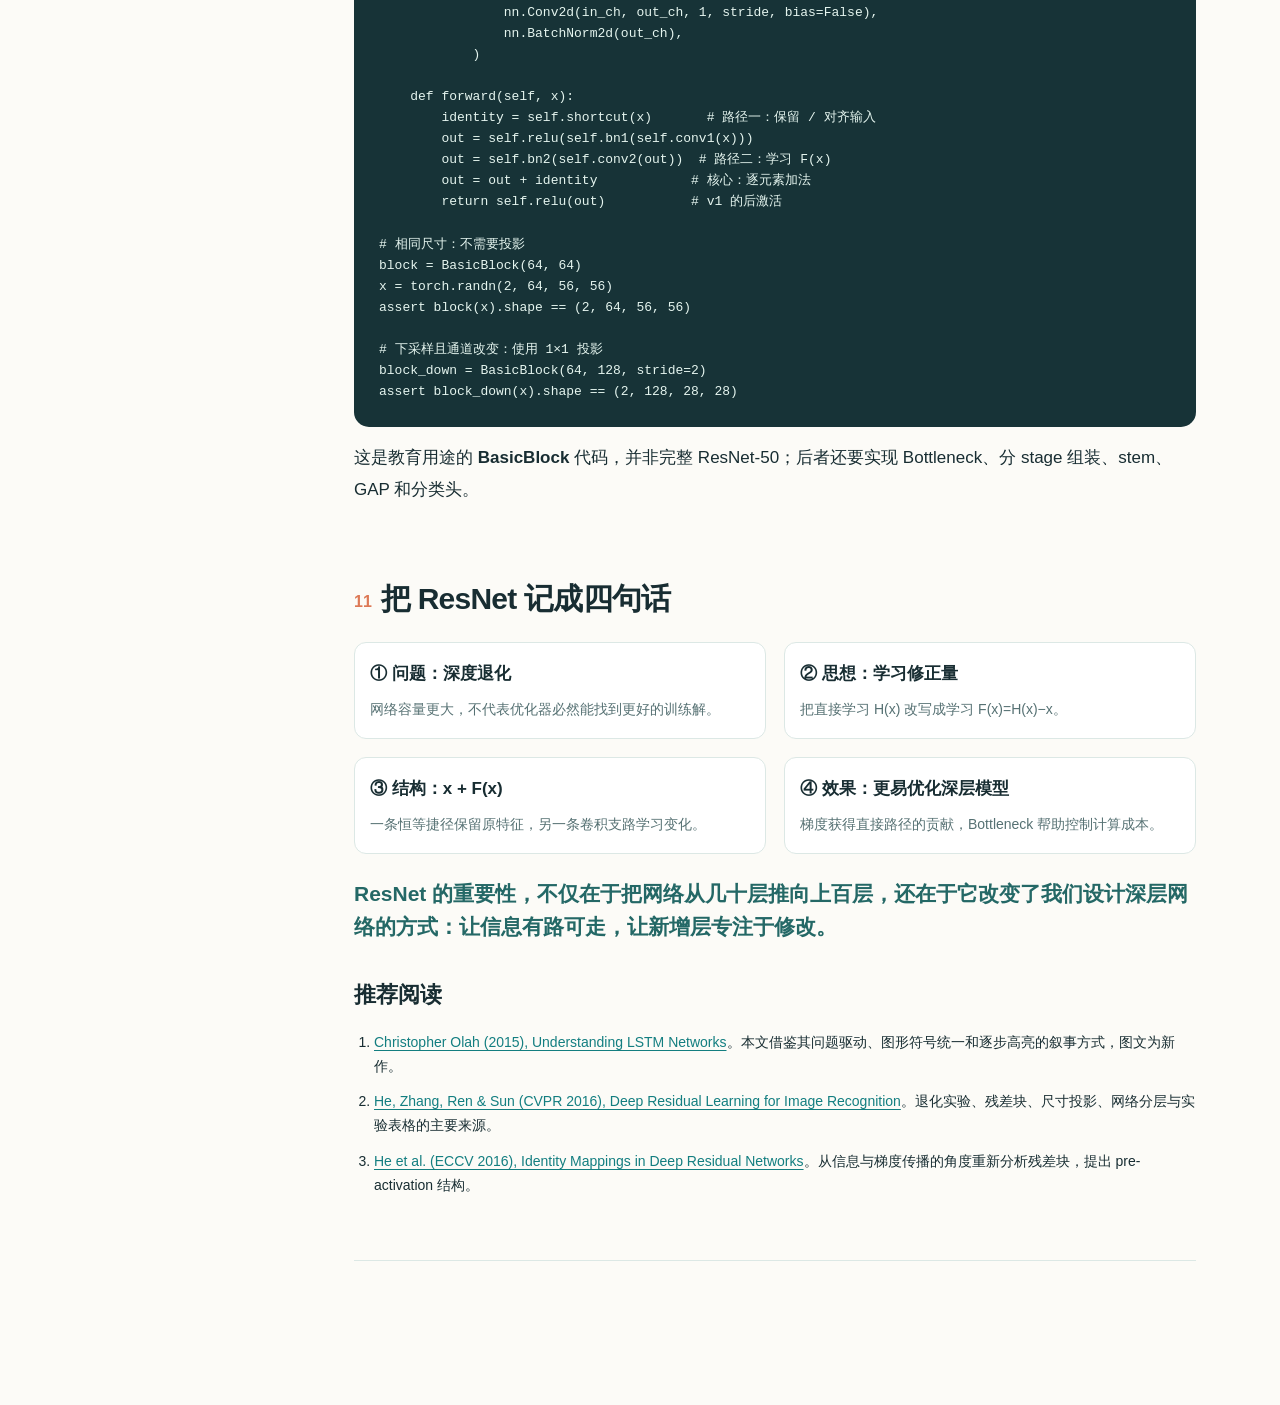
<file: .pi/skills/Olah-style-posts/examples/resnet/index.html>
<!DOCTYPE html>

<html lang="zh-CN">
<head>
<meta charset="utf-8"/>
<meta content="width=device-width,initial-scale=1" name="viewport"/>
<meta content="light" name="color-scheme"/>
<title>Understanding ResNet — 图解残差网络</title>
<style>
:root{--bg:#fcfbf7;--paper:#fff;--ink:#182d32;--muted:#627379;--teal:#148f93;--tealBg:#def5ef;--coral:#dd7956;--coralBg:#fff0e8;--gold:#d1a64e;--goldBg:#fff5d9;--violet:#756cc4;--line:#dce8e5;--shadow:0 9px 35px rgba(20,52,51,.06)}
*{box-sizing:border-box}html{scroll-behavior:smooth}body{margin:0;background:var(--bg);color:var(--ink);font-family:-apple-system,BlinkMacSystemFont,"Segoe UI","PingFang SC","Hiragino Sans GB","Microsoft YaHei",sans-serif;line-height:1.9;font-size:17px}a{color:#137e80;text-underline-offset:3px}a:hover{color:#bd6545}.banner{background:#173e41;color:#e3f9f5;padding:13px 22px;text-align:center;font-size:13px;letter-spacing:.05em}.banner a{color:#ffe8a3}.layout{max-width:1180px;margin:auto;display:grid;grid-template-columns:200px minmax(0,1fr);gap:70px;padding:58px 34px 110px}.sidebar{position:sticky;top:35px;align-self:start;font-size:13px;line-height:1.5}.sidebar strong{display:block;font-size:14px;margin:0 0 18px}.sidebar a{display:block;text-decoration:none;color:#617276;padding:9px 10px;border-left:2px solid transparent}.sidebar a:hover,.sidebar a.active{color:var(--teal);border-left-color:var(--teal);background:#edf7f3}.sidebar .tip{margin-top:24px;font-size:12px;color:#6e7e7e;line-height:1.8;padding:14px;background:#eef5f1;border-radius:10px}.article{min-width:0;max-width:875px}.meta{font-size:12px;letter-spacing:.14em;color:#9d704d;font-weight:800;text-transform:uppercase}.hero h1{font-size:clamp(40px,5.5vw,69px);line-height:1.12;letter-spacing:-.055em;margin:17px 0 13px;font-weight:820}.hero h1 em{font-style:normal;color:var(--teal)}.dek{font-size:22px;max-width:730px;line-height:1.65;color:#4d6668;margin:0 0 20px}.hero .byline{font-size:13px;color:var(--muted)}.hero-figure{margin-top:38px;padding:17px;background:linear-gradient(110deg,#f1f8f5,#fff8ed);border-radius:18px;overflow:hidden}.hero-figure svg{width:100%;height:auto;display:block}section{scroll-margin-top:30px;margin-top:73px}h2{font-size:30px;line-height:1.35;letter-spacing:-.025em;margin:0 0 22px}h2 .num{color:var(--coral);font-size:16px;vertical-align:middle;margin-right:9px;letter-spacing:0}h3{font-size:22px;margin:35px 0 11px;line-height:1.45}p{margin:15px 0}strong{font-weight:740}figure{margin:28px 0 30px;padding:24px 22px 15px;background:var(--paper);border:1px solid var(--line);border-radius:17px;box-shadow:var(--shadow);overflow:hidden}figure svg{width:100%;height:auto;display:block}figcaption{border-top:1px solid #eef0ed;margin-top:13px;padding-top:11px;font-size:13px;line-height:1.65;color:var(--muted)}.tag{font-size:11px;font-weight:700;letter-spacing:.1em;color:var(--teal)}.equation{font-family:Georgia,"Times New Roman",serif;text-align:center;font-size:clamp(23px,3.6vw,36px);padding:20px 12px;background:#edf8f5;border-radius:14px;margin:22px 0;color:#164e51}.equation small{display:block;font-family:inherit;font-size:15px;color:#55777a}.inline-eq{font-family:Georgia,"Times New Roman",serif;color:#0c7578}.note{border-left:4px solid var(--teal);background:#edf7f3;padding:14px 20px;margin:27px 0;border-radius:0 10px 10px 0}.warn{border-left-color:#e59c66;background:#fff7e9}.note p:first-child{margin-top:0}.note p:last-child{margin-bottom:0}.chip{background:#e6f6f2;padding:2px 7px;border-radius:4px;color:#176e70;font-size:.87em}.key{font-size:21px;font-weight:720;line-height:1.6;margin:23px 0;color:#246866}.grid-two{display:grid;grid-template-columns:1fr 1fr;gap:18px}.mini-card{border:1px solid var(--line);border-radius:12px;padding:15px;background:white}.mini-card h4{margin:0 0 6px;font-size:17px}.mini-card p{margin:0;color:#567173;font-size:14px}.buttons{display:flex;flex-wrap:wrap;gap:7px;margin:10px 0 17px}.step-btn{cursor:pointer;background:white;border:1px solid #cadbd6;border-radius:8px;padding:8px 13px;color:#456a69;font-size:13px;font-weight:700;transition:.2s}.step-btn:hover{border-color:var(--teal)}.step-btn[aria-pressed="true"]{background:#1b7778;border-color:#1b7778;color:white}.explain{min-height:51px;background:#f3f8f6;padding:8px 15px;border-radius:9px;font-size:14px;color:#3d6666}.faded{opacity:.20;transition:opacity .25s}.highlight{opacity:1;transition:opacity .25s}.example{font-family:ui-monospace,SFMono-Regular,Consolas,monospace;font-size:14px;white-space:normal}.table-wrap{overflow-x:auto;margin:23px 0}table{border-collapse:collapse;font-size:14px;min-width:610px;width:100%;line-height:1.6}th{background:#e8f6f1;color:#1d6968;font-weight:700}td,th{border:1px solid #d9e6e3;padding:11px 12px;text-align:left}td:nth-child(n+2){font-variant-numeric:tabular-nums}tbody tr:nth-child(even){background:#f8fbfa}code,pre{font-family:ui-monospace,SFMono-Regular,Consolas,"Liberation Mono",monospace}code{font-size:.9em;color:#a65a3c}pre{margin:26px 0 12px;background:#173337;color:#e5f5ef;border-radius:15px;padding:25px;overflow:auto;line-height:1.62;font-size:13px}pre code{font-size:inherit;color:inherit}.details{background:#eff7f4;border-radius:10px;padding:14px 19px}.details summary{cursor:pointer;font-weight:700;color:#286668}.refs{font-size:14px;line-height:1.7;margin:20px 0 0;padding-left:20px}.refs li{margin:12px 0}.footer{padding:29px 0 5px;border-top:1px solid var(--line);color:#6c7d7c;font-size:13px;margin-top:62px}.footer a{color:#426f71}.svg-label{font-family:"Noto Sans CJK SC",system-ui,-apple-system,"PingFang SC","Microsoft YaHei",sans-serif;fill:#26474c;font-size:16px}.svg-small{font-family:"Noto Sans CJK SC",system-ui,-apple-system,"PingFang SC","Microsoft YaHei",sans-serif;fill:#577476;font-size:12px}.svg-title{font-family:"Noto Sans CJK SC",system-ui,-apple-system,"PingFang SC","Microsoft YaHei",sans-serif;fill:#194e50;font-size:17px;font-weight:700}.svg-line{stroke:#527478;stroke-width:2.5;fill:none;stroke-linecap:round;stroke-linejoin:round}.svg-skip{stroke:#159d9d;stroke-width:4;fill:none;stroke-linecap:round;stroke-linejoin:round}.svg-block{fill:#fff2df;stroke:#e3b375;stroke-width:1.5}.svg-teal{fill:#e2f5ef;stroke:#86ccc0;stroke-width:1.5}.svg-violet{fill:#ece9fa;stroke:#b2a8e1;stroke-width:1.5}.legend{display:flex;gap:17px;justify-content:center;flex-wrap:wrap;font-size:12px;margin-top:8px;color:#6b7a7a}.dot{display:inline-block;width:10px;height:10px;border-radius:50%;margin-right:5px}.print-only{display:none}@media(max-width:900px){.layout{display:block;padding:27px 19px 66px}.sidebar{position:static;display:flex;gap:8px;flex-wrap:wrap;margin-bottom:28px}.sidebar strong{width:100%;margin-bottom:4px}.sidebar a{display:inline-block;border:1px solid #d6e8e3;border-radius:20px;padding:4px 10px;font-size:12px}.sidebar .tip{display:none}.hero h1{font-size:45px}.grid-two{grid-template-columns:1fr}figure{padding:16px 11px}.article{max-width:780px;margin:auto}}@media print{body{background:white;font-size:11pt}.banner,.sidebar,.buttons{display:none}.layout{display:block;padding:0 9mm}.article{max-width:none}section{margin-top:30px;break-inside:auto}figure{box-shadow:none;break-inside:avoid}h2,h3{break-after:avoid}.print-only{display:block}.hero h1{font-size:34pt}a{color:#176a71}}
</style>
</head>
<body>

<div class="layout"><nav aria-label="目录" class="sidebar"><strong>UNDERSTANDING RESNET</strong><a href="#problem">01 · 深度为什么会退化</a><a href="#idea">02 · 从完整映射到修正量</a><a href="#block">03 · 拆开一条捷径</a><a href="#math">04 · 梯度为什么更容易走</a><a href="#sizes">05 · 尺寸不一样怎么办</a><a href="#bottleneck">06 · 两种残差块</a><a href="#resnet50">07 · 整个 ResNet-50</a><a href="#v2">08 · v1 与 v2</a><a href="#evidence">09 · 论文证据与边界</a><a href="#code">10 · PyTorch 实现</a><a href="#summary">11 · 一页总结</a><div class="tip">图中青绿色表示 identity / shortcut；淡橙色表示可学习的卷积变换；紫色表示通道变换或补充操作。所有插图均为原创 SVG，可在浏览器内放大。</div></nav>
<main class="article">
<header class="hero"><h1>Understanding<br/><em>ResNet</em></h1><p class="dek">如果网络越来越深，却越来越难训练，我们能不能让新增的层只负责“改变一点点”，而不是每次都从零开始？</p>
<div class="hero-figure"><svg aria-label="输入信号分为残差变换和恒等捷径两个分支，最后相加形成输出" role="img" viewbox="0 0 820 270"><title>输入信号分为残差变换和恒等捷径两个分支，最后相加形成输出</title><defs><marker id="arr-hero" markerheight="7" markerwidth="7" orient="auto" refx="6" refy="3.5"><path d="M0 0L7 3.5L0 7" fill="#4b7072"></path></marker></defs><path d="M60 136H200" fill="none" marker-end="url(#arr-hero)" stroke="#4b7072" stroke-width="3"></path><rect fill="#dcefea" height="44" rx="9" width="60" x="12" y="113"></rect><text class="svg-title" text-anchor="middle" x="42" y="141">x</text><path d="M202 136V67H340" fill="none" stroke="#d98759" stroke-width="4"></path><rect class="svg-block" height="55" rx="10" width="170" x="339" y="40"></rect><text class="svg-title" text-anchor="middle" x="424" y="63">学习修正</text><text class="svg-small" text-anchor="middle" x="424" y="83">F(x) · Conv + BN</text><path d="M509 67H642V123" fill="none" stroke="#d98759" stroke-width="4"></path><path d="M202 136H642" fill="none" stroke="#159d9d" stroke-width="5"></path><circle cx="642" cy="136" fill="#e1f5ee" r="23" stroke="#138c8d" stroke-width="3"></circle><path d="M631 136H653M642 125V147" stroke="#138c8d" stroke-width="3"></path><path d="M666 136H748" fill="none" marker-end="url(#arr-hero)" stroke="#4b7072" stroke-width="3"></path><rect fill="#dcefea" height="44" rx="9" width="63" x="746" y="113"></rect><text class="svg-title" text-anchor="middle" x="777" y="141">H(x)</text><text class="svg-small" text-anchor="middle" x="414" y="164">不改变的原始特征 · identity</text><text class="svg-small" text-anchor="middle" x="424" y="23">残差分支</text><text class="svg-small" text-anchor="middle" x="643" y="184">逐元素加法</text><text class="svg-title" style="font-size:21px" text-anchor="middle" x="415" y="239">H(x) = x + F(x)</text></svg></div>
</header>
<section id="problem"><h2><span class="num">01</span>为什么更深，反而可能更差？</h2><p>我们通常认为，更多层代表更强的表达能力：浅层学边缘，深层组合出纹理、部件和物体。照这个逻辑，34 层网络至少应该能模仿 18 层网络——让多出来的层什么也不做就行。</p><p>可是原始 ResNet 论文发现了一个反常现象：在可训练的实验设置中，<strong>加深普通网络不但没有降低测试错误率，甚至提高了训练错误率</strong>。这叫 <em>degradation problem</em>，即优化层面的“退化问题”。它不是简单的过拟合，也不能全部等同于梯度消失。<a href="#ref1">[1]</a></p>
<figure><div class="tag">FIGURE 01 · 论文数据重新绘制</div><svg aria-label="ImageNet Top-1 错误率对比：普通18层 27.94%，普通34层 28.54%，残差18层 27.88%，残差34层 25.03%" role="img" viewbox="0 0 760 292"><title>ImageNet Top-1 错误率对比：普通18层 27.94%，普通34层 28.54%，残差18层 27.88%，残差34层 25.03%</title><line stroke="#adc6c2" stroke-width="2" x1="70" x2="724" y1="240" y2="240"></line><line stroke="#adc6c2" stroke-width="2" x1="70" x2="70" y1="47" y2="240"></line><g fill="#6b8282" font-family="system-ui" font-size="12"><text x="49" y="244">20</text><text x="49" y="180">23</text><text x="49" y="116">26</text><text x="49" y="52">29</text></g><g stroke="#e2ece9" stroke-dasharray="4 5"><path d="M70 47H724M70 111H724M70 175H724"></path></g><rect fill="#efb28d" height="170.4" rx="7" width="112" x="110" y="69.6"></rect><rect fill="#df8562" height="183.2" rx="7" width="112" x="266" y="56.8"></rect><rect fill="#90d3cc" height="169.1" rx="7" width="112" x="422" y="70.9"></rect><rect fill="#168d8f" height="108.2" rx="7" width="112" x="578" y="131.8"></rect><g font-family="system-ui" font-size="16" font-weight="700" text-anchor="middle"><text fill="#a64a2d" x="166" y="62">27.94%</text><text fill="#a64a2d" x="322" y="49">28.54%</text><text fill="#217c7d" x="478" y="63">27.88%</text><text fill="#137b7d" x="634" y="125">25.03%</text></g><g fill="#3e5a60" font-family="system-ui" font-size="14" text-anchor="middle"><text x="166" y="261">Plain-18</text><text x="322" y="261">Plain-34</text><text x="478" y="261">ResNet-18</text><text x="634" y="261">ResNet-34</text><text font-size="12" x="400" y="289">ImageNet 验证集 · Top-1 error (%) · 越低越好</text></g></svg><figcaption>依据 He et al. (CVPR 2016) Table 2 的 10-crop 评估结果重绘，不是训练曲线。普通网络从 18 层增加到 34 层，错误率从 27.94% 上升到 28.54%；残差网络则下降至 25.03%。<a href="#ref1">[1]</a></figcaption></figure><p>关键问题于是变成：<strong>怎样保证新增的层即使暂时没学好，也不必破坏前面已经提取的信息？</strong></p></section>
<section id="idea"><h2><span class="num">02</span>不要学习整个答案，只学习“差多少”</h2><p>假设我们希望网络学习一个函数 <span class="inline-eq">H(x)</span>。传统做法是让几层神经网络直接计算它。ResNet 换了一个目标：不直接让网络学整个 <span class="inline-eq">H(x)</span>，而是学习它与输入之间的差值：</p><div class="equation">F(x) = H(x) − x<br/><small>所以 H(x) = x + F(x)</small></div><p>一个容易理解的类比是修改文档：我们不必每次重写整篇文章，只要保留旧稿，再提交一份“修改意见”。如果不需要修改，就提交空修改。</p><figure><div class="tag">FIGURE 02 · 直觉：重写 vs 修订</div><svg aria-label="左侧传统网络从输入直接学习完整输出，右侧残差网络保留原输入加上学习到的修改量" role="img" viewbox="0 0 750 214"><title>左侧传统网络从输入直接学习完整输出，右侧残差网络保留原输入加上学习到的修改量</title><rect fill="#fff7f1" height="163" rx="15" stroke="#efcfb4" width="354" x="11" y="24"></rect><rect fill="#edfaf5" height="163" rx="15" stroke="#aad9cd" width="354" x="386" y="24"></rect><text class="svg-title" text-anchor="middle" x="189" y="52">传统：重新完成整个映射</text><text class="svg-title" text-anchor="middle" x="561" y="52">残差：保留输入 + 学习修改</text><rect class="svg-teal" height="49" rx="8" width="88" x="36" y="91"></rect><text class="svg-label" text-anchor="middle" x="80" y="120">输入 x</text><path d="M124 115H163" stroke="#c17d4c" stroke-width="3"></path><path d="M156 110L164 115L156 120" fill="none" stroke="#c17d4c" stroke-width="3"></path><rect class="svg-block" height="55" rx="8" width="96" x="165" y="88"></rect><text class="svg-small" text-anchor="middle" x="213" y="111">学习完整</text><text class="svg-small" text-anchor="middle" x="213" y="129">映射</text><path d="M261 115H282" stroke="#c17d4c" stroke-width="3"></path><rect class="svg-teal" height="49" rx="8" width="62" x="283" y="91"></rect><text class="svg-label" text-anchor="middle" x="314" y="120">H(x)</text><rect class="svg-teal" height="49" rx="8" width="78" x="403" y="91"></rect><text class="svg-label" text-anchor="middle" x="442" y="120">x</text><path d="M481 115H549" stroke="#169d98" stroke-width="4"></path><rect class="svg-block" height="35" rx="7" width="97" x="496" y="71"></rect><text class="svg-small" text-anchor="middle" x="544" y="93">修正 F(x)</text><path d="M545 106V115" stroke="#d88460" stroke-width="3"></path><circle cx="612" cy="115" fill="#e1f5ee" r="18" stroke="#169d98" stroke-width="2"></circle><text fill="#188b88" font-family="system-ui" font-size="24" text-anchor="middle" x="612" y="121">+</text><path d="M549 115H594M630 115H651" stroke="#169d98" stroke-width="3"></path><rect class="svg-teal" height="49" rx="8" width="71" x="651" y="91"></rect><text class="svg-label" text-anchor="middle" x="687" y="120">H(x)</text><text class="svg-small" text-anchor="middle" x="561" y="166">当 F(x) ≈ 0，输出近似输入</text></svg><figcaption>“残差小”是设计直觉，不意味着任何任务中的最优修正都必然接近零。真正重要的是：结构上给了网络一条容易实现恒等传递的路径。</figcaption></figure><div class="note"><p><strong>恒等映射（Identity Mapping）</strong>就是 <span class="inline-eq">H(x)=x</span>。在残差形式里，如果残差分支得到 <span class="inline-eq">F(x)=0</span>，那么相加之前的输出恰好是 <span class="inline-eq">x</span>。这让“什么也不改变”变成一个自然选项。</p></div></section>
<section id="block"><h2><span class="num">03</span>逐步拆开一个 Residual Block</h2><p>和 Colah 文章逐步点亮 LSTM 门控结构一样，我们从最简单的残差块开始。下面是一种经典的 ResNet v1 基本块（Basic Block）：主分支经过两层卷积，捷径分支保留输入，之后相加并通过 ReLU。</p>
<figure><div class="tag">FIGURE 03 · 点击步骤，逐段高亮计算路径</div><div aria-label="残差块的解释步骤" class="buttons" role="group"><button aria-pressed="true" class="step-btn" data-stage="1">① 输入分叉</button><button aria-pressed="false" class="step-btn" data-stage="2">② 学习 F(x)</button><button aria-pressed="false" class="step-btn" data-stage="3">③ 相加并激活</button><button aria-pressed="false" class="step-btn" data-stage="4">④ 两条路径都通向梯度</button></div><svg aria-label="交互残差块示意图：输入x向上经过Conv、BN、ReLU、Conv、BN，向下经恒等捷径，到加法节点汇合后经ReLU输出" id="step-diagram" role="img" viewbox="0 0 760 368"><title>交互残差块示意图：输入x向上经过Conv、BN、ReLU、Conv、BN，向下经恒等捷径，到加法节点汇合后经ReLU输出</title><defs><marker id="arr-step" markerheight="8" markerwidth="8" orient="auto" refx="7" refy="4"><path d="M0 0L8 4L0 8" fill="#526f72"></path></marker></defs><g data-part="base"><rect class="svg-teal" height="52" rx="9" width="91" x="18" y="145"></rect><text class="svg-title" text-anchor="middle" x="63" y="175">输入 x</text><path class="svg-line" d="M109 171H160" marker-end="url(#arr-step)"></path><circle cx="163" cy="171" fill="#3d7577" r="6"></circle></g><g data-part="residual"><path d="M163 171V82H225" fill="none" stroke="#d78c58" stroke-width="3.7"></path><rect class="svg-block" height="53" rx="9" width="126" x="224" y="56"></rect><text class="svg-label" text-anchor="middle" x="287" y="77">Conv 3×3</text><text class="svg-small" text-anchor="middle" x="287" y="96">BN + ReLU</text><path class="svg-line" d="M350 82H389"></path><rect class="svg-block" height="53" rx="9" width="126" x="389" y="56"></rect><text class="svg-label" text-anchor="middle" x="452" y="77">Conv 3×3</text><text class="svg-small" text-anchor="middle" x="452" y="96">BN</text><path d="M515 82H608V159" fill="none" stroke="#d78c58" stroke-width="3.7"></path><text class="svg-small" text-anchor="middle" x="416" y="38">残差分支：F(x)</text></g><g data-part="identity"><path class="svg-skip" d="M163 171V254H608V186"></path><text class="svg-label" fill="#148f93" text-anchor="middle" x="377" y="283">Shortcut：直接传递 x</text><text class="svg-small" text-anchor="middle" x="377" y="306">相同形状时没有额外参数</text></g><g data-part="merge"><circle cx="608" cy="171" fill="#e6f7f1" r="23" stroke="#128b8d" stroke-width="3"></circle><path d="M595 171H621M608 158V184" stroke="#128b8d" stroke-width="3"></path><path class="svg-line" d="M631 171H650"></path><rect class="svg-violet" height="55" rx="8" width="83" x="650" y="144"></rect><text class="svg-label" text-anchor="middle" x="692" y="166">ReLU</text><text class="svg-small" text-anchor="middle" x="692" y="184">输出</text><text class="svg-small" text-anchor="middle" x="608" y="214">相加</text></g><g data-part="gradient"><path d="M596 329C475 354 263 345 174 329" fill="none" stroke="#8977ca" stroke-dasharray="8 7" stroke-width="2.8"></path><text class="svg-small" fill="#7865b3" text-anchor="middle" x="383" y="357">反向传播：直达路径 + 学习路径的贡献</text></g></svg><div aria-live="polite" class="explain" id="stage-text">① 输入 x 被复制到两条分支：一条学习修正，另一条原样传递；这里是复制，不是拆分通道。</div><figcaption>本图表示经典的后激活 Basic Block。严格地说，块最终输出是 ReLU(F(x)+x)，不是无条件等于 F(x)+x；其预激活加法节点才是 x+F(x)。</figcaption></figure>
<h3>相加究竟是什么意思？</h3><p>它不是把两个张量拼接成更多通道，而是将相同位置、相同通道的数一一相加。</p>
<figure><div class="tag">FIGURE 04 · 逐元素相加的一个微型数值例子</div><svg aria-label="向量x等于1.5、负0.5、2.0，与残差F等于0.2、0.1、负0.4逐元素相加，得到1.7、负0.4、1.6" role="img" viewbox="0 0 740 154"><title>向量x等于1.5、负0.5、2.0，与残差F等于0.2、0.1、负0.4逐元素相加，得到1.7、负0.4、1.6</title><text class="svg-title" x="15" y="35">x</text><text class="svg-title" x="15" y="94">F(x)</text><g font-family="ui-monospace,monospace" font-size="23" text-anchor="middle"><g fill="#dbf3ed" stroke="#7cc7ba"><rect height="44" rx="8" width="135" x="65" y="9"></rect><rect height="44" rx="8" width="135" x="205" y="9"></rect><rect height="44" rx="8" width="135" x="345" y="9"></rect></g><g fill="#f8eddc" stroke="#dcb677"><rect height="44" rx="8" width="135" x="65" y="65"></rect><rect height="44" rx="8" width="135" x="205" y="65"></rect><rect height="44" rx="8" width="135" x="345" y="65"></rect></g><g fill="#263e40"><text x="133" y="38">1.5</text><text x="273" y="38">−0.5</text><text x="413" y="38">2.0</text><text x="133" y="94">+0.2</text><text x="273" y="94">+0.1</text><text x="413" y="94">−0.4</text></g><g fill="#d9f2ec" stroke="#128c8e"><rect height="64" rx="8" width="173" x="552" y="39"></rect></g><text fill="#176d6e" font-size="14" x="637" y="67">相加后 y</text><text fill="#185c5e" font-size="16" x="637" y="90">[1.7, −0.4, 1.6]</text></g><path d="M491 76H541" stroke="#527e7c" stroke-width="3"></path><text class="svg-title" text-anchor="middle" x="515" y="65">+</text><text class="svg-small" text-anchor="middle" x="373" y="142">示例展示 ReLU 之前的相加结果，负数后续可能被 ReLU 截断</text></svg><figcaption>只有两条分支的尺寸匹配，才能逐元素相加。真实 CNN 中相加对象通常是 N×C×H×W 的特征张量。</figcaption></figure></section>
<section id="math"><h2><span class="num">04</span>为什么这条捷径有利于反向传播？</h2><p>为了先看清关键数学结构，暂时忽略块末尾的 ReLU，并假设捷径是真正的恒等映射：</p><div class="equation">y = x + F(x; W)<small>对 x 求导：∂y/∂x = I + J<sub>F</sub>(x)</small></div><p>使用链式法则，损失梯度中会出现来自 <strong>恒等路径的单位项 <span class="inline-eq">I</span></strong>，以及来自残差分支的雅可比矩阵 <span class="inline-eq">J<sub>F</sub></span>：</p><div class="equation" style="font-size:27px">∇<sub>x</sub>L = (I + J<sub>F</sub>(x))<sup>T</sup> ∇<sub>y</sub>L</div><p>可以把它理解为：梯度不必完全依靠一长串卷积层的乘积才能传回去。它有一条更直接的通道。</p><figure><div class="tag">FIGURE 05 · 一条直接的梯度路径</div><svg aria-label="多个残差单元在前向传播时保留水平恒等路径，梯度反向传播时也能沿这条路径传播" role="img" viewbox="0 0 760 235"><title>多个残差单元在前向传播时保留水平恒等路径，梯度反向传播时也能沿这条路径传播</title><defs><marker id="ag" markerheight="7" markerwidth="7" orient="auto" refx="6" refy="3.5"><path d="M0 0L7 3.5L0 7" fill="#1c8587"></path></marker></defs><g class="svg-small" text-anchor="middle"><text x="45" y="152">x₀</text><text x="273" y="152">x₁</text><text x="499" y="152">x₂</text><text x="728" y="152">x₃</text></g><path d="M53 137H728" fill="none" marker-end="url(#ag)" stroke="#159c9d" stroke-width="5"></path><g fill="none" stroke="#bd8657" stroke-width="2.5"><path d="M90 137V55H226V137"></path><path d="M319 137V55H454V137"></path><path d="M547 137V55H680V137"></path></g><g class="svg-block"><rect height="50" rx="9" width="79" x="119" y="31"></rect><rect height="50" rx="9" width="79" x="345" y="31"></rect><rect height="50" rx="9" width="79" x="573" y="31"></rect></g><g class="svg-label" text-anchor="middle"><text x="159" y="60">F₀</text><text x="385" y="60">F₁</text><text x="613" y="60">F₂</text></g><g fill="#e9f7f3" stroke="#159c9d" stroke-width="2"><circle cx="225" cy="137" r="15"></circle><circle cx="454" cy="137" r="15"></circle><circle cx="681" cy="137" r="15"></circle></g><g fill="#176a6e" font-size="22" text-anchor="middle"><text x="225" y="143">+</text><text x="454" y="143">+</text><text x="681" y="143">+</text></g><path d="M711 191H73" fill="none" stroke="#756cc4" stroke-dasharray="8 5" stroke-width="3"></path><path d="M73 191l12 -7v14z" fill="#756cc4"></path><text class="svg-small" text-anchor="middle" x="382" y="218">从后到前：反向梯度的直接贡献（理想化无后激活模型）</text></svg><figcaption>理想化的多个残差块满足 x<sub>l+1</sub> = x<sub>l</sub> + F<sub>l</sub>(x<sub>l</sub>)。由此可以展开 x<sub>L</sub> = x<sub>l</sub> + ΣF<sub>i</sub>。请注意：有单位项不等于梯度永不消失或永不抵消；ReLU、投影、归一化、参数状态也会影响实际传播。<a href="#ref2">[2]</a></figcaption></figure><div class="note warn"><p><strong>重要严谨性提醒：</strong>原始 ResNet v1 在加法后还有 ReLU，因此上述 <span class="inline-eq">I + J<sub>F</sub></span> 不是 v1 全部路径的完整导数。2016 年的 Identity Mappings 论文特别强调：当捷径和加法后的映射都接近恒等传递时，直接传播路径更清楚。这也是后来 <strong>pre-activation ResNet v2</strong> 的理论动机。<a href="#ref2">[2]</a></p></div></section>
<section id="sizes"><h2><span class="num">05</span>如果张量尺寸不一样，怎么相加？</h2><p>在同一个 stage 内，输入与输出尺寸一致，可以直接 <span class="chip">identity shortcut</span>。但进入下一个 stage 时，网络经常一边减少空间分辨率，一边增加通道数。</p><p>例如 <span class="inline-eq">56×56×64</span> 变成 <span class="inline-eq">28×28×128</span>：如果捷径仍然原样输出旧尺寸，两个张量便不能相加。</p><figure><div class="tag">FIGURE 06 · Projection shortcut：让两条分支的尺寸对齐</div><svg aria-label="主分支使用stride2卷积输出28乘28乘128，shortcut使用stride2的一乘一卷积，也输出28乘28乘128，最后相加" role="img" viewbox="0 0 760 249"><title>主分支使用stride2卷积输出28乘28乘128，shortcut使用stride2的一乘一卷积，也输出28乘28乘128，最后相加</title><rect class="svg-teal" height="57" rx="10" width="147" x="15" y="92"></rect><text class="svg-label" text-anchor="middle" x="89" y="118">输入 x</text><text class="svg-small" text-anchor="middle" x="89" y="139">56×56×64</text><path d="M162 121H194V58H228" fill="none" stroke="#d88558" stroke-width="3"></path><rect class="svg-block" height="66" rx="10" width="265" x="228" y="25"></rect><text class="svg-label" text-anchor="middle" x="360" y="52">主分支 · Conv + BN</text><text class="svg-small" text-anchor="middle" x="360" y="76">stride=2 → 28×28×128</text><path d="M493 58H623V110" fill="none" stroke="#d88558" stroke-width="3"></path><path d="M194 121V183H228" fill="none" stroke="#148f93" stroke-width="4"></path><rect class="svg-teal" height="66" rx="10" width="265" x="228" y="151"></rect><text class="svg-label" text-anchor="middle" x="360" y="179">捷径 · 1×1 Conv + BN</text><text class="svg-small" text-anchor="middle" x="360" y="203">stride=2 → 28×28×128</text><path d="M493 184H623V145" fill="none" stroke="#148f93" stroke-width="4"></path><circle cx="623" cy="128" fill="#e5f8f1" r="19" stroke="#13888a" stroke-width="3"></circle><text fill="#13888a" font-size="25" text-anchor="middle" x="623" y="135">+</text><path d="M642 128H660" stroke="#547777" stroke-width="3"></path><rect class="svg-violet" height="61" rx="9" width="94" x="660" y="98"></rect><text class="svg-label" text-anchor="middle" x="707" y="124">输出</text><text class="svg-small" text-anchor="middle" x="707" y="144">28×28×128</text></svg><figcaption>图中主分支内部的具体卷积层数做了简化。1×1 卷积不是改变空间尺寸的唯一办法；这里的空间下采样由 stride=2 实现，通道匹配由输出通道数实现。原论文还讨论了零填充捷径（option A）。</figcaption></figure><div class="equation">y = F(x; W) + W<sub>s</sub>x<small>当维度不匹配，W<sub>s</sub> 可以用 1×1 卷积实现</small></div></section>
<section id="bottleneck"><h2><span class="num">06</span>两种最重要的残差块</h2><p>ResNet-18 和 ResNet-34 常采用两层 <span class="inline-eq">3×3</span> 卷积的 <strong>Basic Block</strong>。ResNet-50、101、152 则使用三层卷积的 <strong>Bottleneck</strong>（瓶颈块）：先压缩通道，再做 3×3 卷积，最后恢复通道。</p><figure><div class="tag">FIGURE 07 · Basic Block vs Bottleneck（省略图中的 BN / ReLU 标注）</div><svg aria-label="左侧Basic Block有两个3×3卷积，右侧Bottleneck先1×1降通道，再3×3，最后1×1升通道，两种块都有shortcut连接" role="img" viewbox="0 0 760 365"><title>左侧Basic Block有两个3×3卷积，右侧Bottleneck先1×1降通道，再3×3，最后1×1升通道，两种块都有shortcut连接</title><rect fill="#fffaf3" height="326" rx="16" stroke="#f0dfc8" width="346" x="17" y="26"></rect><rect fill="#f1faf7" height="326" rx="16" stroke="#cbe7dd" width="355" x="388" y="26"></rect><g class="svg-title" text-anchor="middle"><text x="190" y="51">Basic Block</text><text x="565" y="51">Bottleneck</text></g><text class="svg-small" text-anchor="middle" x="191" y="75">典型：ResNet-18 / 34</text><text class="svg-small" text-anchor="middle" x="563" y="75">典型：ResNet-50 / 101 / 152</text><path class="svg-line" d="M192 94V122"></path><path class="svg-line" d="M192 166V194M192 238V281"></path><path class="svg-line" d="M567 94V112M567 155V168M567 211V224M567 267V291"></path><g class="svg-block"><rect height="43" rx="7" width="134" x="125" y="123"></rect><rect height="43" rx="7" width="134" x="125" y="195"></rect><rect height="43" rx="7" width="132" x="501" y="112"></rect><rect height="43" rx="7" width="132" x="501" y="168"></rect><rect height="43" rx="7" width="132" x="501" y="224"></rect></g><g class="svg-label" text-anchor="middle"><text x="192" y="150">3×3 · 64</text><text x="192" y="222">3×3 · 64</text><text x="567" y="139">1×1 · 64</text><text x="567" y="195">3×3 · 64</text><text x="567" y="251">1×1 · 256</text></g><path class="svg-skip" d="M192 93H79V303H175"></path><path class="svg-skip" d="M567 92H451V304H550"></path><circle cx="192" cy="303" fill="#e5f8f1" r="17" stroke="#14999a" stroke-width="2.5"></circle><circle cx="567" cy="303" fill="#e5f8f1" r="17" stroke="#14999a" stroke-width="2.5"></circle><g fill="#14999a" font-size="25" text-anchor="middle"><text x="192" y="311">+</text><text x="567" y="311">+</text></g><g class="svg-small" text-anchor="middle"><text x="293" y="146">64 通道</text><text x="681" y="139">降维</text><text x="681" y="195">低成本</text><text x="681" y="251">升维</text><text x="190" y="341">64 → 64</text><text x="567" y="341">256 → 64 → 64 → 256</text></g></svg><figcaption>图中是“块内维度相同”的示例，捷径均为 identity。Bottleneck 的输入输出为 256 通道，内部瓶颈宽度为 64。BN / ReLU 和下采样未画在此图中，以便突出计算结构。</figcaption></figure><p>瓶颈块的意义并不是“压得越窄越好”，而是<strong>让计算量最大的空间卷积发生在较窄的通道上</strong>，使更深的网络具有可接受的计算成本。</p></section>
<section id="resnet50"><h2><span class="num">07</span>从残差块搭建整个 ResNet-50</h2><p>现在我们已经理解最小单元，可以像搭积木一样，把它们连接成整张网络。标准的 ImageNet ResNet-50 在 stem 之后有四个 stage，Bottleneck 块数分别为 <strong>3、4、6、3</strong>。</p><figure><div class="tag">FIGURE 08 · ResNet-50 航拍图（224×224 输入）</div><svg aria-label="ResNet-50网络结构从输入224方形经过stem、四个stage，块数3、4、6、3，空间尺寸56、28、14、7，最后全局平均池化和1000类全连接" role="img" viewbox="0 0 760 291"><title>ResNet-50网络结构从输入224方形经过stem、四个stage，块数3、4、6、3，空间尺寸56、28、14、7，最后全局平均池化和1000类全连接</title><defs><marker id="ar-stg" markerheight="7" markerwidth="7" orient="auto" refx="6" refy="3.5"><path d="M0 0L7 3.5L0 7" fill="#587477"></path></marker></defs><g fill="none" marker-end="url(#ar-stg)" stroke="#587477" stroke-width="2.7"><path d="M76 143H108M183 143H205M311 143H333M438 143H460M565 143H587M692 143H713"></path></g><rect class="svg-teal" height="66" rx="10" width="72" x="4" y="110"></rect><text class="svg-label" style="font-size:13px" text-anchor="middle" x="40" y="137">输入</text><text class="svg-small" text-anchor="middle" x="40" y="157">224²×3</text><rect class="svg-violet" height="92" rx="10" width="75" x="108" y="97"></rect><text class="svg-label" style="font-size:13px" text-anchor="middle" x="146" y="125">Stem</text><text class="svg-small" text-anchor="middle" x="146" y="147">7×7 Conv</text><text class="svg-small" text-anchor="middle" x="146" y="166">MaxPool</text><rect fill="#e7f6ee" height="120" rx="12" stroke="#74bda6" width="106" x="205" y="83"></rect><text class="svg-title" text-anchor="middle" x="258" y="109">Stage 2</text><text class="svg-label" text-anchor="middle" x="258" y="137">×3</text><text class="svg-small" text-anchor="middle" x="258" y="164">56×56</text><text class="svg-small" text-anchor="middle" x="258" y="186">256 ch</text><rect fill="#e6f3f0" height="136" rx="12" stroke="#77b4aa" width="105" x="333" y="67"></rect><text class="svg-title" text-anchor="middle" x="385" y="93">Stage 3</text><text class="svg-label" text-anchor="middle" x="385" y="121">×4</text><text class="svg-small" text-anchor="middle" x="385" y="164">28×28</text><text class="svg-small" text-anchor="middle" x="385" y="186">512 ch</text><rect fill="#d4eae9" height="160" rx="12" stroke="#6ba7ae" width="105" x="460" y="43"></rect><text class="svg-title" text-anchor="middle" x="512" y="72">Stage 4</text><text class="svg-label" text-anchor="middle" x="512" y="102">×6</text><text class="svg-small" text-anchor="middle" x="512" y="164">14×14</text><text class="svg-small" text-anchor="middle" x="512" y="186">1024 ch</text><rect fill="#c9e6e6" height="178" rx="12" stroke="#548e9e" width="105" x="587" y="25"></rect><text class="svg-title" text-anchor="middle" x="640" y="57">Stage 5</text><text class="svg-label" text-anchor="middle" x="640" y="86">×3</text><text class="svg-small" text-anchor="middle" x="640" y="164">7×7</text><text class="svg-small" text-anchor="middle" x="640" y="186">2048 ch</text><rect class="svg-violet" height="66" rx="8" width="43" x="713" y="110"></rect><text fill="#4c4d79" font-size="11" text-anchor="middle" x="734" y="136">GAP</text><text fill="#4c4d79" font-size="11" text-anchor="middle" x="734" y="155">FC</text><text class="svg-title" text-anchor="middle" x="380" y="251">1 (stem) + 3 × (3 + 4 + 6 + 3) + 1 (FC) = 50</text><text class="svg-small" text-anchor="middle" x="380" y="274">每个 Bottleneck 包含 3 个卷积；通常不把 BN、ReLU、pooling 单独计入“50 层”</text></svg><figcaption>采用原始 ResNet-50 的 ImageNet 典型布局。每个新 stage 的首块负责必要的下采样与通道匹配；stage 内其余块通常使用纯 identity shortcut。GAP 表示全局平均池化。</figcaption></figure><div class="table-wrap"><table><thead><tr><th>模型</th><th>块类型</th><th>conv2_x / 3_x / 4_x / 5_x</th><th>论文所列计算量</th></tr></thead><tbody><tr><td>ResNet-18</td><td>Basic</td><td>2 / 2 / 2 / 2</td><td>1.8 × 10⁹ FLOPs</td></tr><tr><td>ResNet-34</td><td>Basic</td><td>3 / 4 / 6 / 3</td><td>3.6 × 10⁹</td></tr><tr><td>ResNet-50</td><td>Bottleneck</td><td>3 / 4 / 6 / 3</td><td>3.8 × 10⁹</td></tr><tr><td>ResNet-101</td><td>Bottleneck</td><td>3 / 4 / 23 / 3</td><td>7.6 × 10⁹</td></tr><tr><td>ResNet-152</td><td>Bottleneck</td><td>3 / 8 / 36 / 3</td><td>11.3 × 10⁹</td></tr></tbody></table></div><p class="svg-small">上表层数与计算量来自原论文 Table 1；这里沿用论文的 FLOPs 计算约定，和某些工具的 MACs/FLOPs 计数口径可能不同。</p></section>
<section id="v2"><h2><span class="num">08</span>ResNet v1 和 v2 究竟不同在哪里？</h2><p>如果你读过不同文章，很可能见过两张不一样的 ResNet block 图片。它们不一定谁画错了：最常见的原因，是一张在讲 <strong>ResNet v1（post-activation）</strong>，另一张在讲 <strong>ResNet v2（pre-activation）</strong>。</p><figure><div class="tag">FIGURE 09 · 后激活与预激活的区别</div><svg aria-label="ResNet v1结构为Conv BN ReLU、Conv BN、Add、ReLU；ResNet v2结构为BN ReLU Conv、BN ReLU Conv、Add，后面没有强制ReLU" role="img" viewbox="0 0 760 319"><title>ResNet v1结构为Conv BN ReLU、Conv BN、Add、ReLU；ResNet v2结构为BN ReLU Conv、BN ReLU Conv、Add，后面没有强制ReLU</title><rect fill="#fff9ee" height="287" rx="14" stroke="#e9d8bc" width="356" x="9" y="14"></rect><rect fill="#f0faf6" height="287" rx="14" stroke="#c7e6d9" width="358" x="393" y="14"></rect><text class="svg-title" text-anchor="middle" x="188" y="42">ResNet v1</text><text class="svg-title" text-anchor="middle" x="572" y="42">ResNet v2</text><text class="svg-small" text-anchor="middle" x="188" y="61">Post-activation · 2015/2016 原始设计</text><text class="svg-small" text-anchor="middle" x="572" y="61">Pre-activation · 2016 改进</text><path class="svg-line" d="M188 72V96M188 126V147M188 177V216M188 245V261"></path><path class="svg-line" d="M572 72V98M572 128V148M572 178V210M572 242V262"></path><rect class="svg-block" height="30" rx="7" width="128" x="124" y="96"></rect><text class="svg-label" style="font-size:13px" text-anchor="middle" x="188" y="117">Conv · BN · ReLU</text><rect class="svg-block" height="30" rx="7" width="128" x="124" y="147"></rect><text class="svg-label" style="font-size:13px" text-anchor="middle" x="188" y="167">Conv · BN</text><rect class="svg-block" height="30" rx="7" width="128" x="508" y="98"></rect><text class="svg-label" style="font-size:13px" text-anchor="middle" x="572" y="118">BN · ReLU · Conv</text><rect class="svg-block" height="30" rx="7" width="128" x="508" y="148"></rect><text class="svg-label" style="font-size:13px" text-anchor="middle" x="572" y="169">BN · ReLU · Conv</text><path class="svg-skip" d="M188 72H69V229H170"></path><path class="svg-skip" d="M572 72H451V229H554"></path><circle cx="188" cy="228" fill="#e5f8f1" r="17" stroke="#168c8e" stroke-width="2"></circle><circle cx="572" cy="228" fill="#e5f8f1" r="17" stroke="#168c8e" stroke-width="2"></circle><text fill="#148c8e" font-size="24" text-anchor="middle" x="188" y="235">+</text><text fill="#148c8e" font-size="24" text-anchor="middle" x="572" y="235">+</text><rect class="svg-violet" height="30" rx="7" width="126" x="125" y="261"></rect><text class="svg-label" style="font-size:13px" text-anchor="middle" x="188" y="281">ReLU</text><rect class="svg-teal" height="30" rx="7" width="128" x="508" y="261"></rect><text class="svg-label" style="font-size:13px" text-anchor="middle" x="572" y="281">直接输出</text></svg><figcaption>示意图强调激活顺序；两边均省略参数、下采样与投影。v2 的预激活重排让加法后更接近恒等传递。普通 ResNet 的具体库实现还有一些工程变体，例如 stride 放置位置不同。<a href="#ref2">[2]</a></figcaption></figure><p>这里很像 Colah 那篇文章中解释不同 LSTM 变体的方式：不是死记一张图，而是问<strong>哪条信息通路保持简单，哪部分负责可学习的变换</strong>。</p></section>
<section id="evidence"><h2><span class="num">09</span>证据说明了什么？又没有证明什么？</h2><p>原论文有三层论证。第一，深层普通网络出现训练退化；第二，保持相近深度和参数量，加入残差连接后更易优化；第三，Bottleneck 结构使更深的网络可以在合理计算成本下获得更低错误率。<a href="#ref1">[1]</a></p><div class="table-wrap"><table><thead><tr><th>模型</th><th>Top-1 错误率</th><th>Top-5 错误率</th><th>比较条件</th></tr></thead><tbody><tr><td>Plain-34</td><td>28.54%</td><td>10.02%</td><td>原论文 Table 3, 10-crop</td></tr><tr><td>ResNet-34 (A)</td><td>25.03%</td><td>7.76%</td><td>无额外投影参数</td></tr><tr><td>ResNet-34 (B)</td><td>24.52%</td><td>7.46%</td><td>维度变化处用投影</td></tr><tr><td>ResNet-50</td><td>22.85%</td><td>6.71%</td><td>Bottleneck</td></tr><tr><td>ResNet-101</td><td>21.75%</td><td>6.05%</td><td>Bottleneck</td></tr><tr><td>ResNet-152</td><td>21.43%</td><td>5.71%</td><td>Bottleneck</td></tr></tbody></table></div><div class="note warn"><p><strong>不要把结果读得过头。</strong>ResNet 并不保证网络越深越好，也不保证梯度一定不消失；2015 年的 CIFAR-10 结果里，1202 层网络的测试表现还不如 110 层网络，论文认为过拟合是可能原因。<a href="#ref1">[1]</a></p><p>另外，历史上常见的“3.57% Top-5 error”是 ILSVRC 2015 ResNet <strong>模型集成</strong>的测试集结果，而不是任意单个 ResNet-152 的结果。</p></div></section>
<section id="code"><h2><span class="num">10</span>用 PyTorch 写出最小的 ResNet v1 残差块</h2><p>现在你可以把上面的图几乎逐行翻译成代码。理解时请重点看 <code>identity = self.shortcut(x)</code>、<code>out = out + identity</code> 两行：它们就是捷径连接的本质。</p><pre><code>import torch
from torch import nn

class BasicBlock(nn.Module):
    def __init__(self, in_ch, out_ch, stride=1):
        super().__init__()
        self.conv1 = nn.Conv2d(in_ch, out_ch, 3, stride, 1, bias=False)
        self.bn1 = nn.BatchNorm2d(out_ch)
        self.relu = nn.ReLU(inplace=True)
        self.conv2 = nn.Conv2d(out_ch, out_ch, 3, 1, 1, bias=False)
        self.bn2 = nn.BatchNorm2d(out_ch)

        if stride == 1 and in_ch == out_ch:
            self.shortcut = nn.Identity()
        else:
            self.shortcut = nn.Sequential(
                nn.Conv2d(in_ch, out_ch, 1, stride, bias=False),
                nn.BatchNorm2d(out_ch),
            )

    def forward(self, x):
        identity = self.shortcut(x)       # 路径一：保留 / 对齐输入
        out = self.relu(self.bn1(self.conv1(x)))
        out = self.bn2(self.conv2(out))  # 路径二：学习 F(x)
        out = out + identity            # 核心：逐元素加法
        return self.relu(out)           # v1 的后激活

# 相同尺寸：不需要投影
block = BasicBlock(64, 64)
x = torch.randn(2, 64, 56, 56)
assert block(x).shape == (2, 64, 56, 56)

# 下采样且通道改变：使用 1×1 投影
block_down = BasicBlock(64, 128, stride=2)
assert block_down(x).shape == (2, 128, 28, 28)</code></pre><p>这是教育用途的 <strong>BasicBlock</strong> 代码，并非完整 ResNet-50；后者还要实现 Bottleneck、分 stage 组装、stem、GAP 和分类头。</p></section>
<section id="summary"><h2><span class="num">11</span>把 ResNet 记成四句话</h2><div class="grid-two"><div class="mini-card"><h4>① 问题：深度退化</h4><p>网络容量更大，不代表优化器必然能找到更好的训练解。</p></div><div class="mini-card"><h4>② 思想：学习修正量</h4><p>把直接学习 H(x) 改写成学习 F(x)=H(x)−x。</p></div><div class="mini-card"><h4>③ 结构：x + F(x)</h4><p>一条恒等捷径保留原特征，另一条卷积支路学习变化。</p></div><div class="mini-card"><h4>④ 效果：更易优化深层模型</h4><p>梯度获得直接路径的贡献，Bottleneck 帮助控制计算成本。</p></div></div><p class="key">ResNet 的重要性，不仅在于把网络从几十层推向上百层，还在于它改变了我们设计深层网络的方式：让信息有路可走，让新增层专注于修改。</p><h3>推荐阅读</h3><ol class="refs"><li id="ref0"><a href="https://colah.github.io/posts/2015-08-Understanding-LSTMs/" rel="noopener" target="_blank">Christopher Olah (2015), Understanding LSTM Networks</a>。本文借鉴其问题驱动、图形符号统一和逐步高亮的叙事方式，图文为新作。</li><li id="ref1"><a href="https://openaccess.thecvf.com/content_cvpr_2016/papers/He_Deep_Residual_Learning_CVPR_2016_paper.pdf" rel="noopener" target="_blank">He, Zhang, Ren &amp; Sun (CVPR 2016), Deep Residual Learning for Image Recognition</a>。退化实验、残差块、尺寸投影、网络分层与实验表格的主要来源。</li><li id="ref2"><a href="https://arxiv.org/abs/1603.05027" rel="noopener" target="_blank">He et al. (ECCV 2016), Identity Mappings in Deep Residual Networks</a>。从信息与梯度传播的角度重新分析残差块，提出 pre-activation 结构。</li></ol></section>
<footer class="footer"></footer>
</main></div>
<script>
(function(){
const steps={
1:'① 输入 x 被复制到两条分支：一条学习修正，另一条原样传递；这里是复制，不是拆分通道。',
2:'② 橙色的残差分支经过 Conv、BN、ReLU、Conv、BN，学习 F(x)，也就是相对于原输入的修正量。',
3:'③ 青绿色的原始输入和橙色的 F(x) 在加法节点逐元素相加。经典 v1 基本块随后通过 ReLU。',
4:'④ 反向传播时梯度既能通过残差分支，也能通过捷径分支。紫色虚线仅表示反向传递概念，不代表所有情况下梯度保持恒定。'};
const on={1:['base','identity'],2:['base','residual'],3:['base','residual','identity','merge'],4:['base','residual','identity','merge','gradient']};
function show(n){document.querySelectorAll('.step-btn').forEach(b=>b.setAttribute('aria-pressed', String(Number(b.dataset.stage)===n)));document.querySelectorAll('#step-diagram [data-part]').forEach(g=>{g.classList.toggle('faded',!on[n].includes(g.dataset.part));g.classList.toggle('highlight',on[n].includes(g.dataset.part));});document.getElementById('stage-text').textContent=steps[n];}
document.querySelectorAll('.step-btn').forEach(b=>b.addEventListener('click',()=>show(Number(b.dataset.stage))));show(1);
if('IntersectionObserver' in window){const links=[...document.querySelectorAll('.sidebar a')];const observer=new IntersectionObserver(entries=>{entries.forEach(e=>{if(e.isIntersecting){links.forEach(a=>a.classList.toggle('active',a.getAttribute('href')==='#'+e.target.id));}})},{rootMargin:'-13% 0px -75% 0px'});document.querySelectorAll('main section').forEach(s=>observer.observe(s));}
})();
</script>
</body></html>
</file>
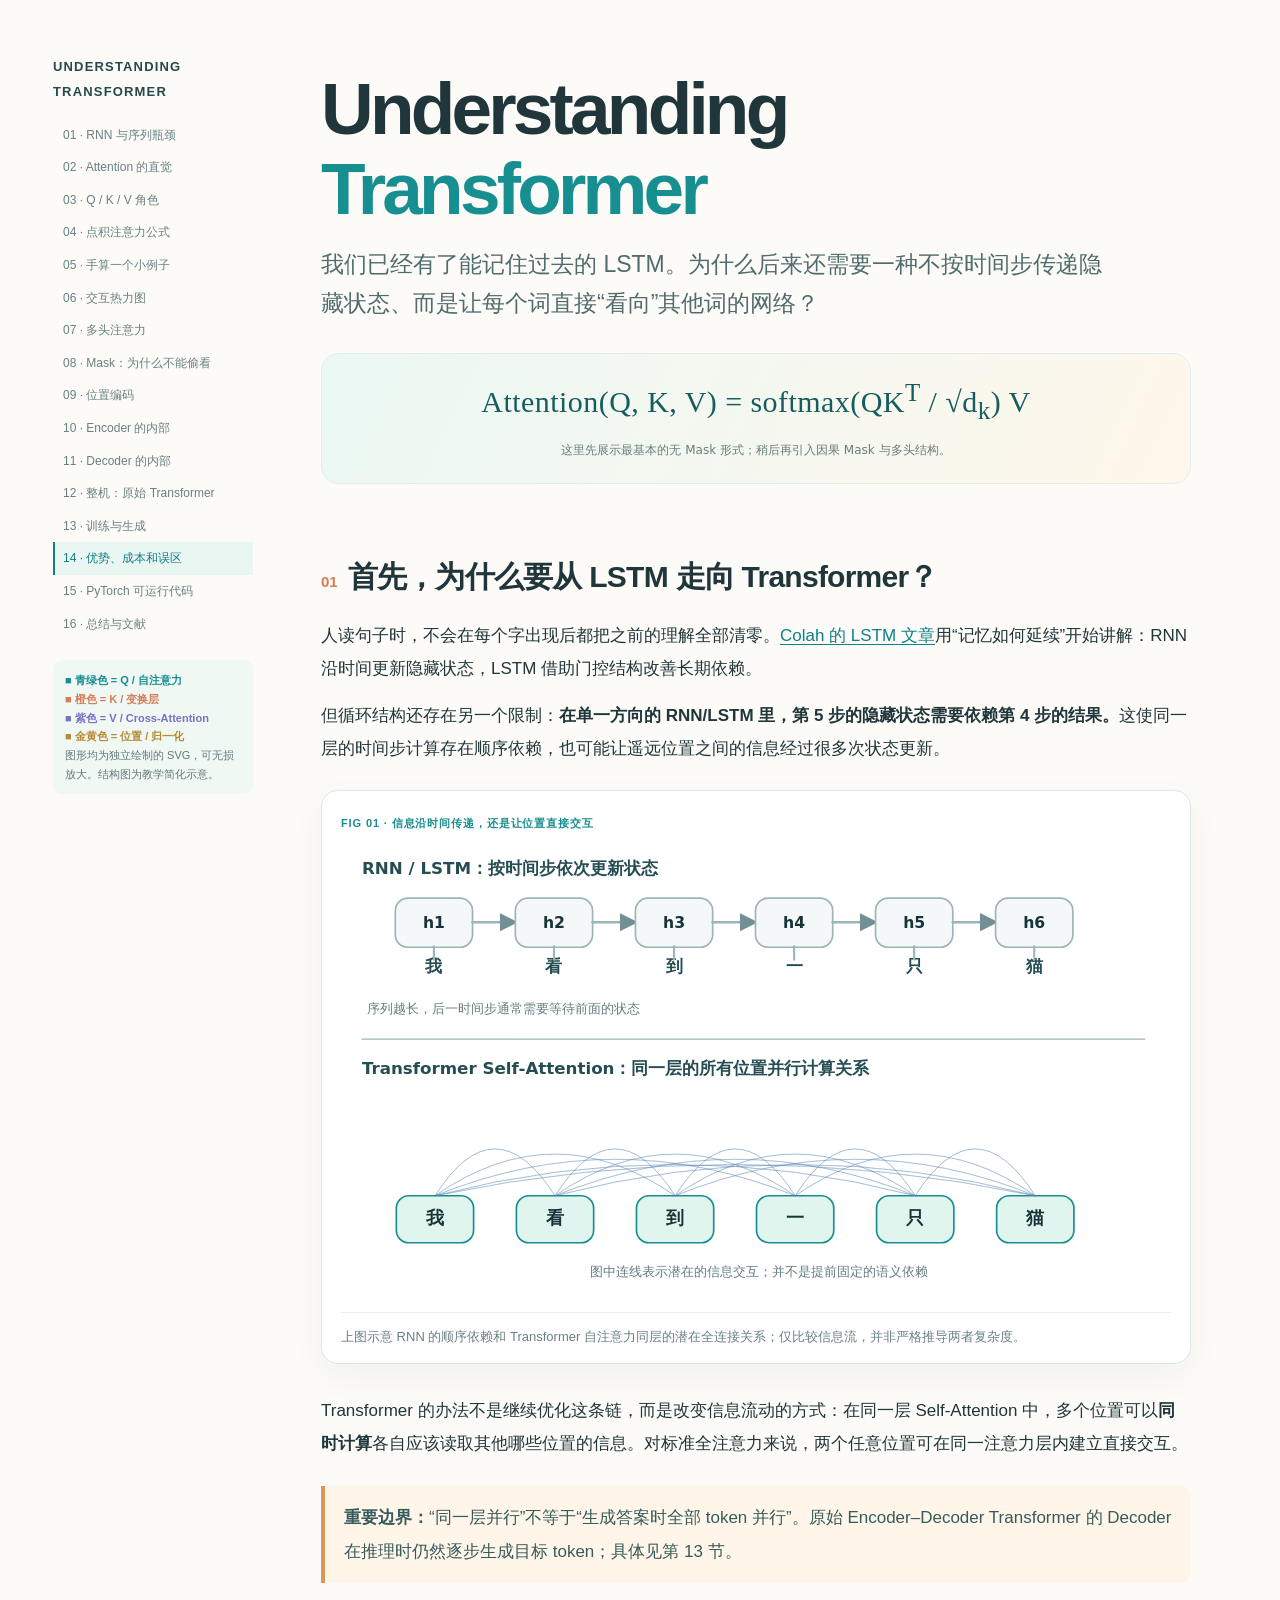
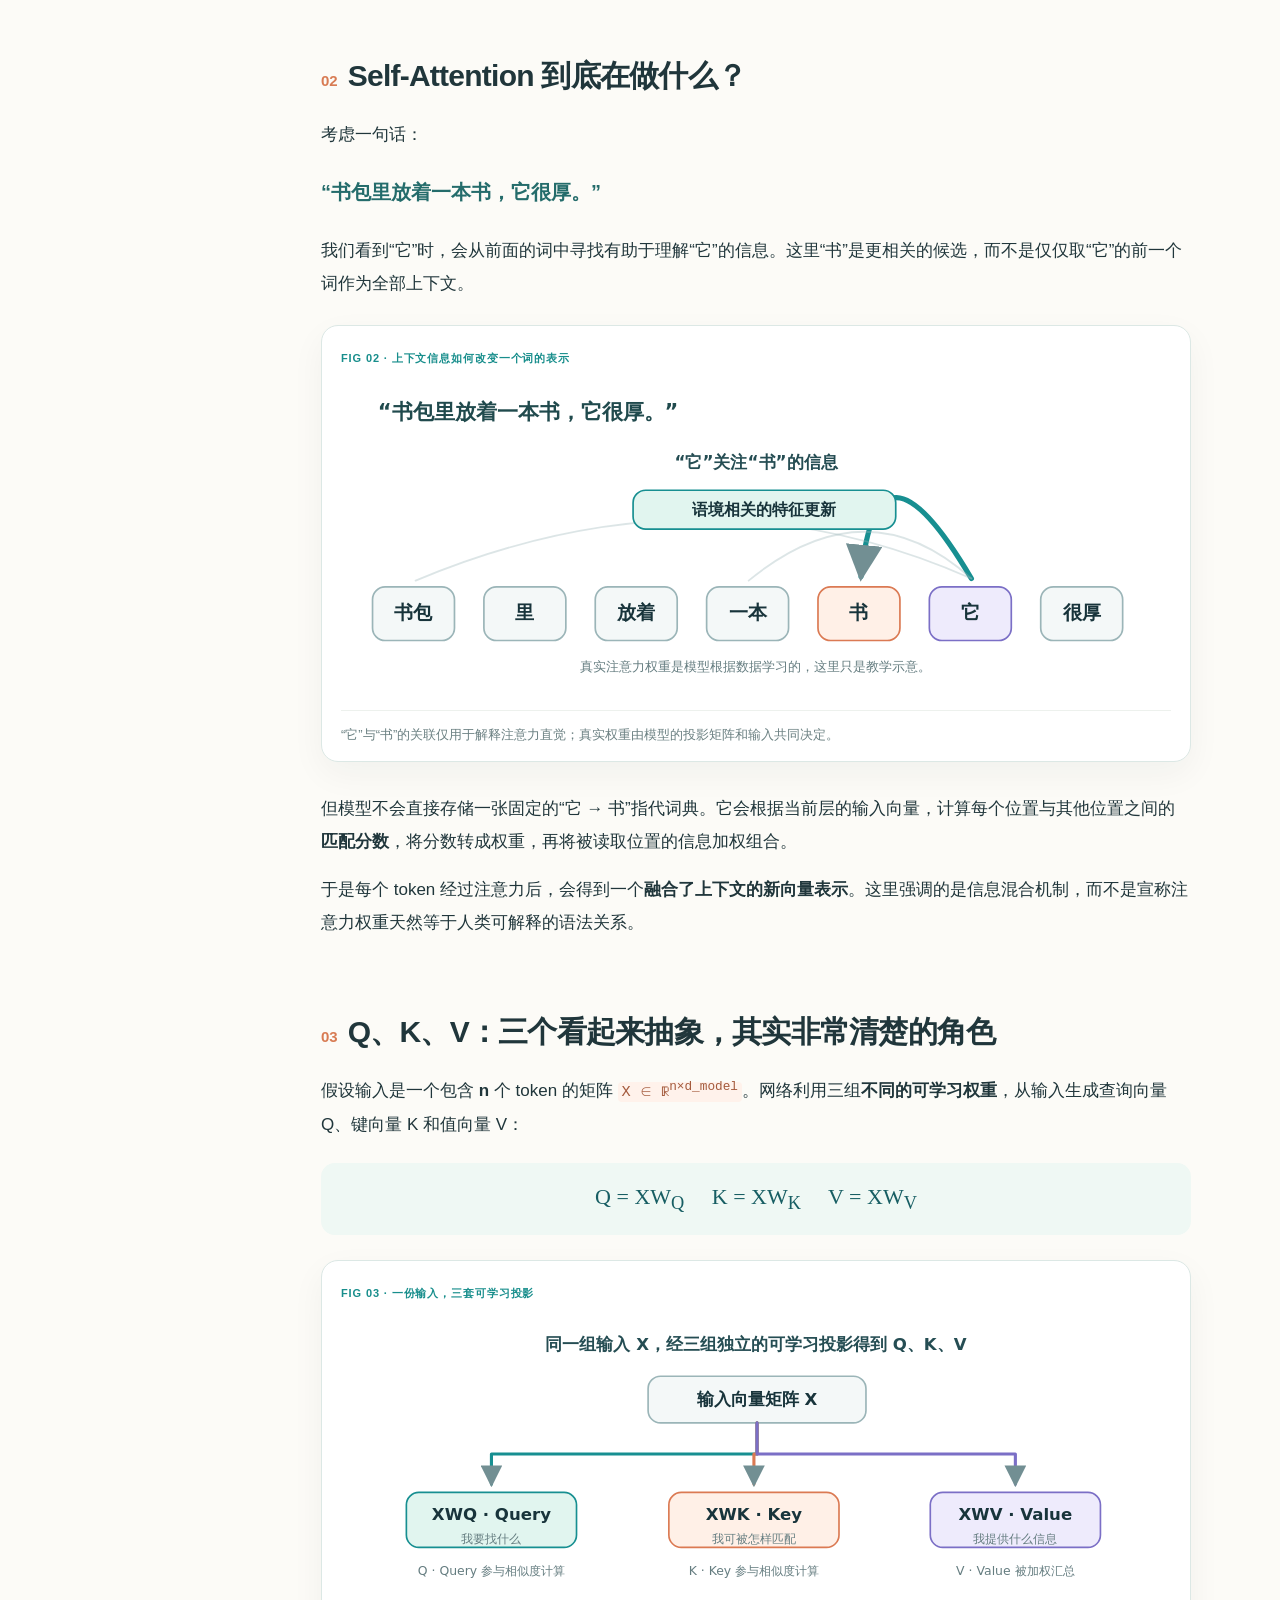
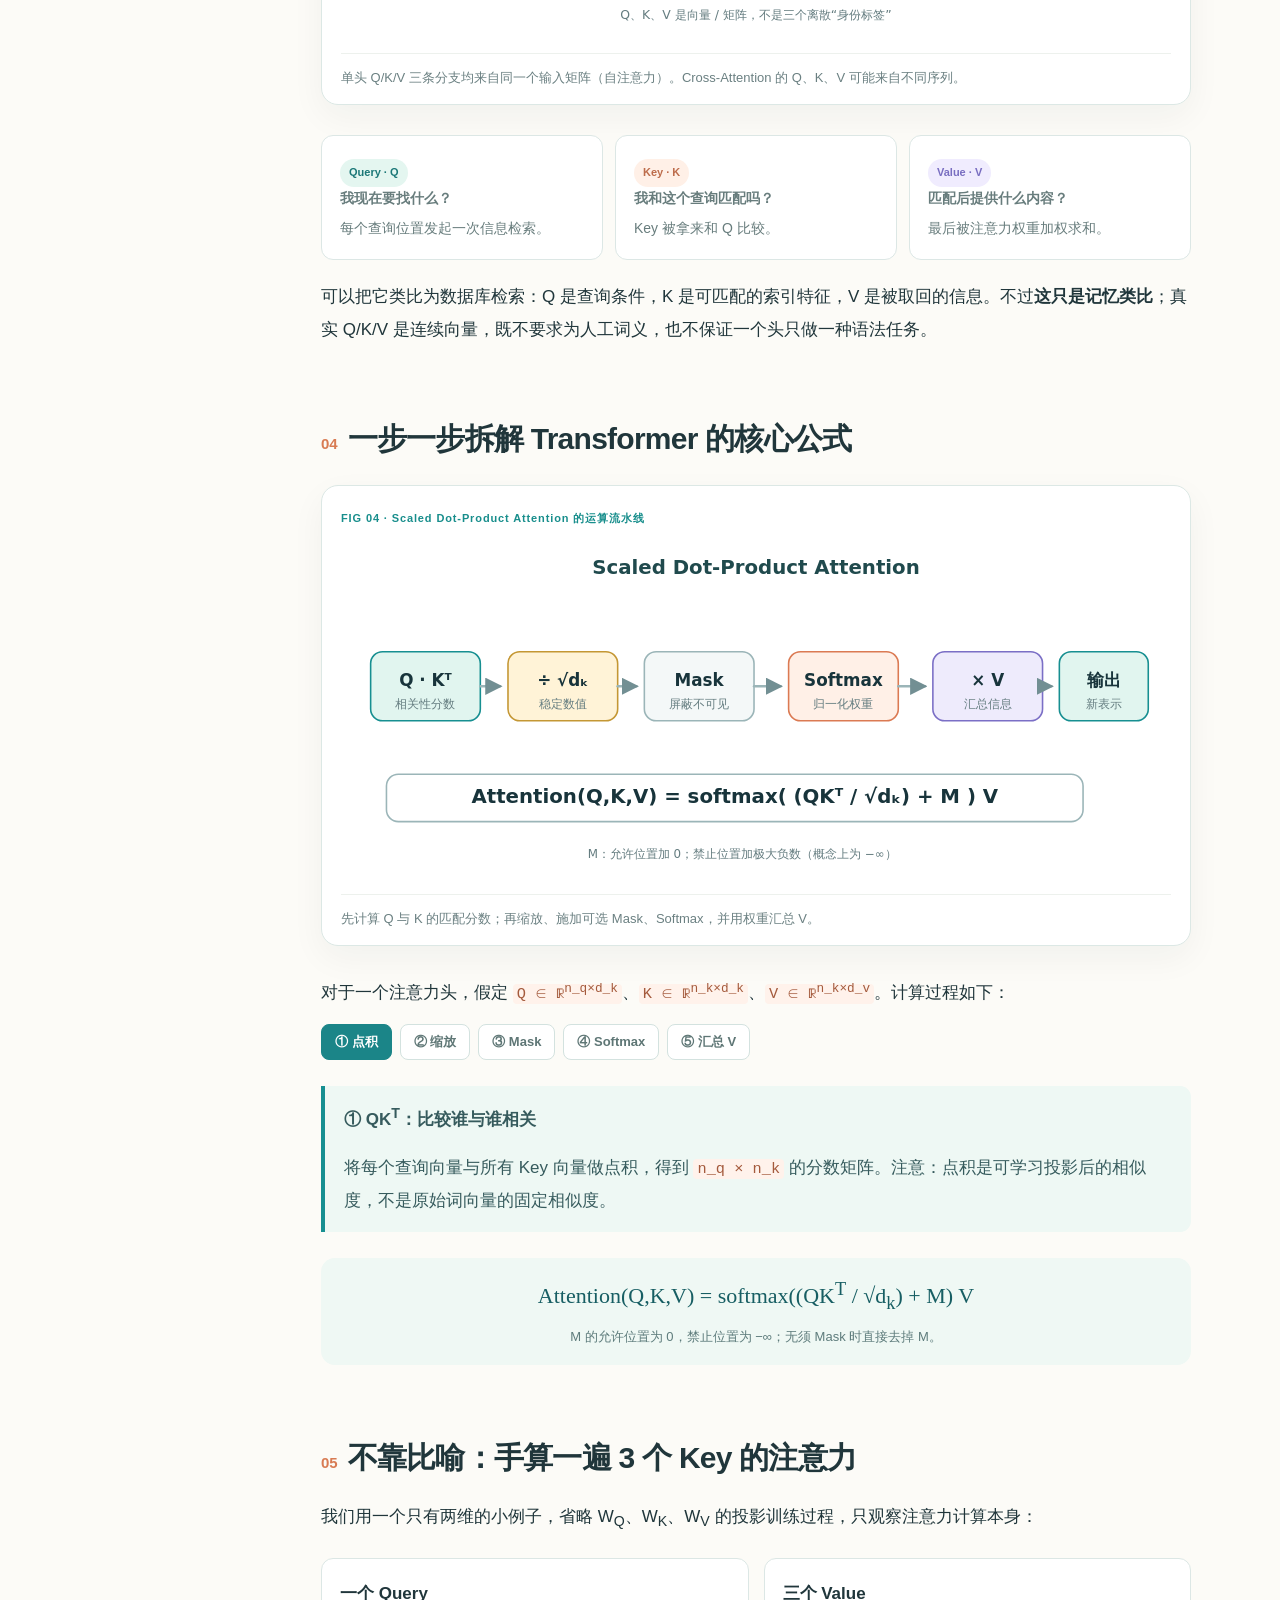
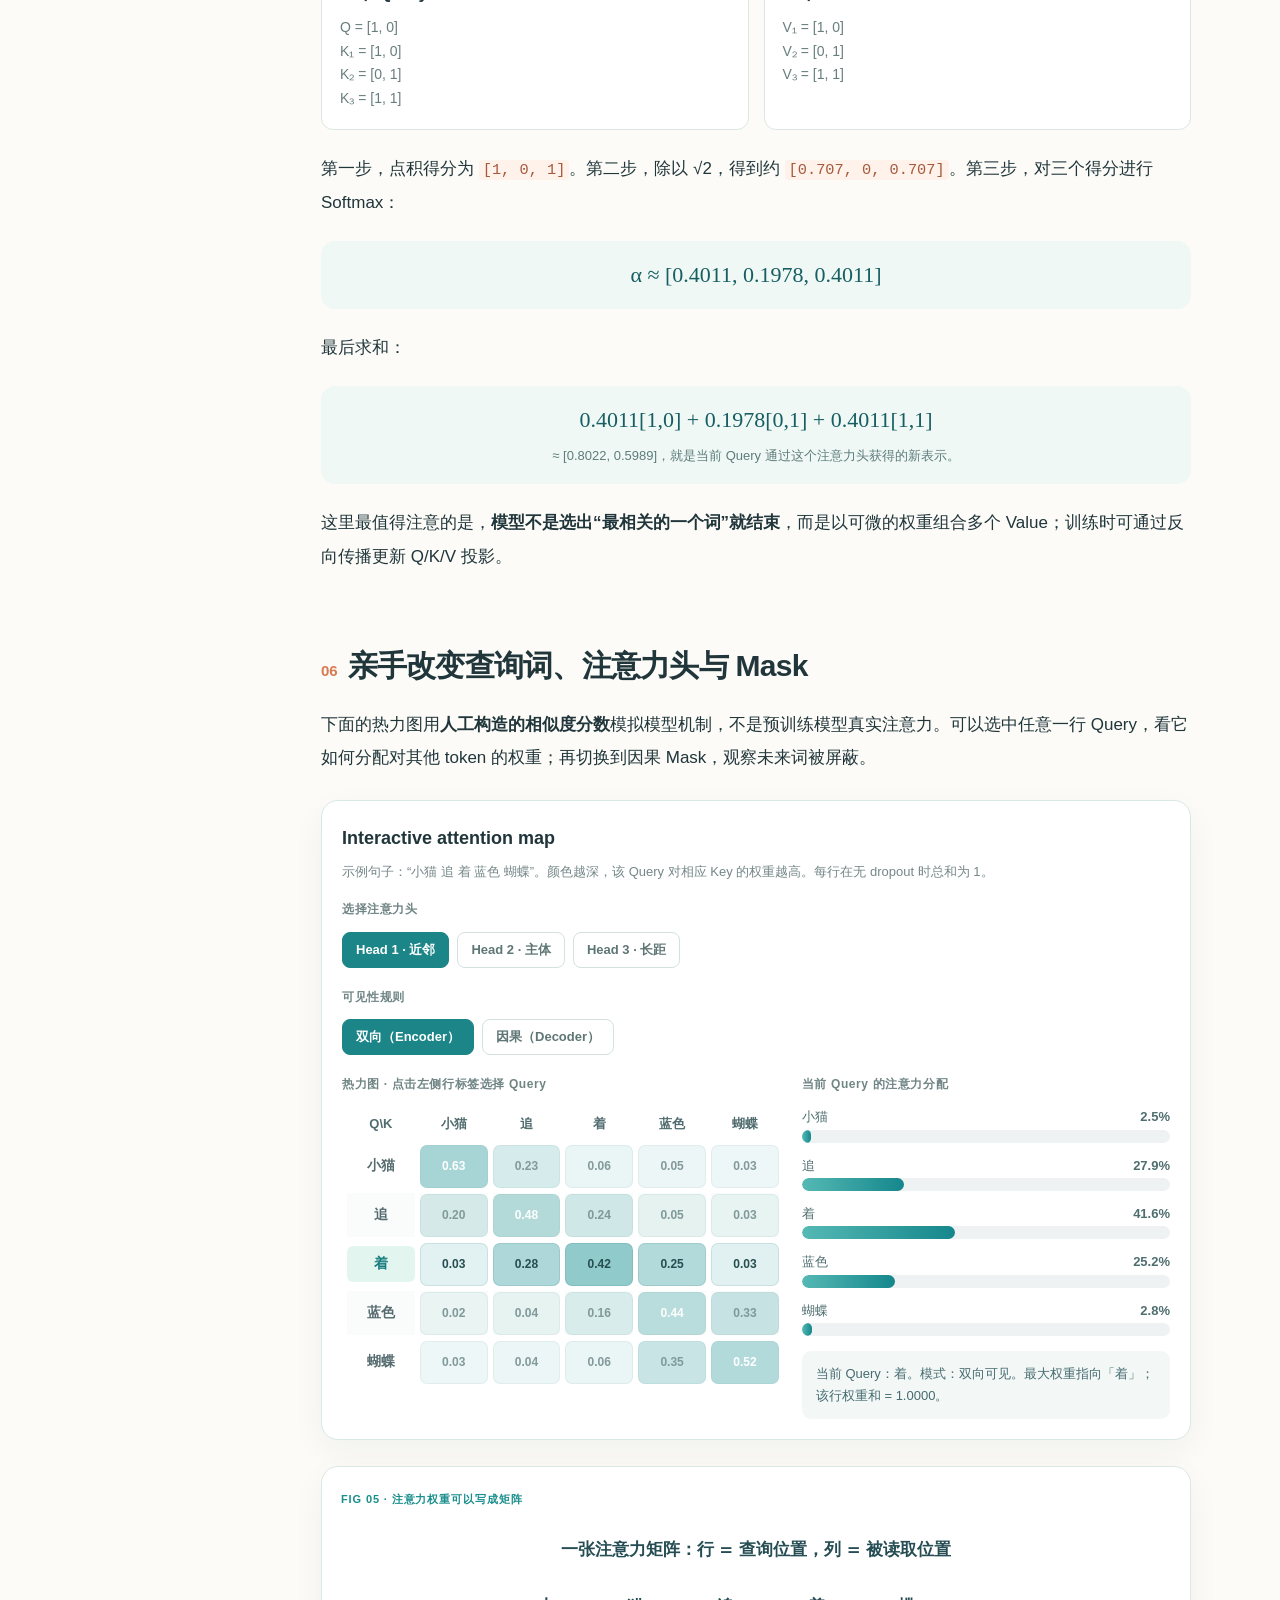
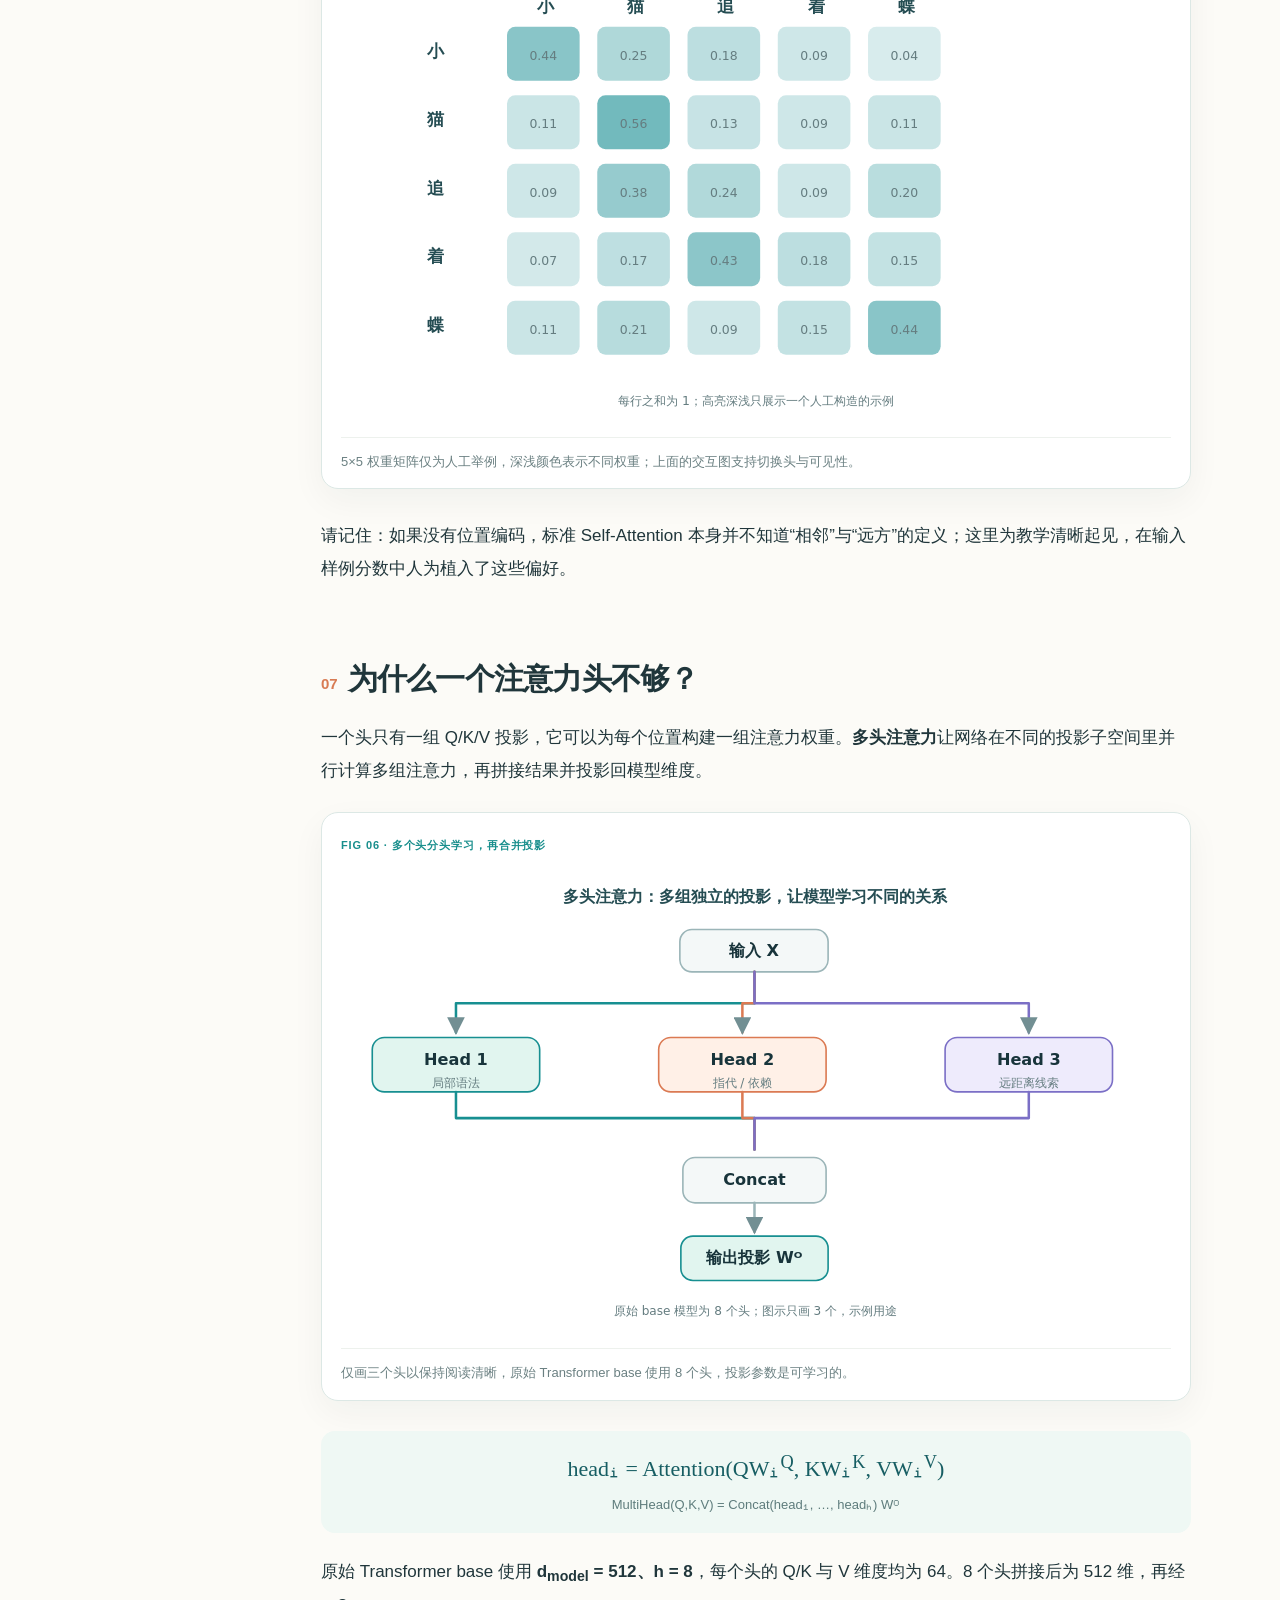
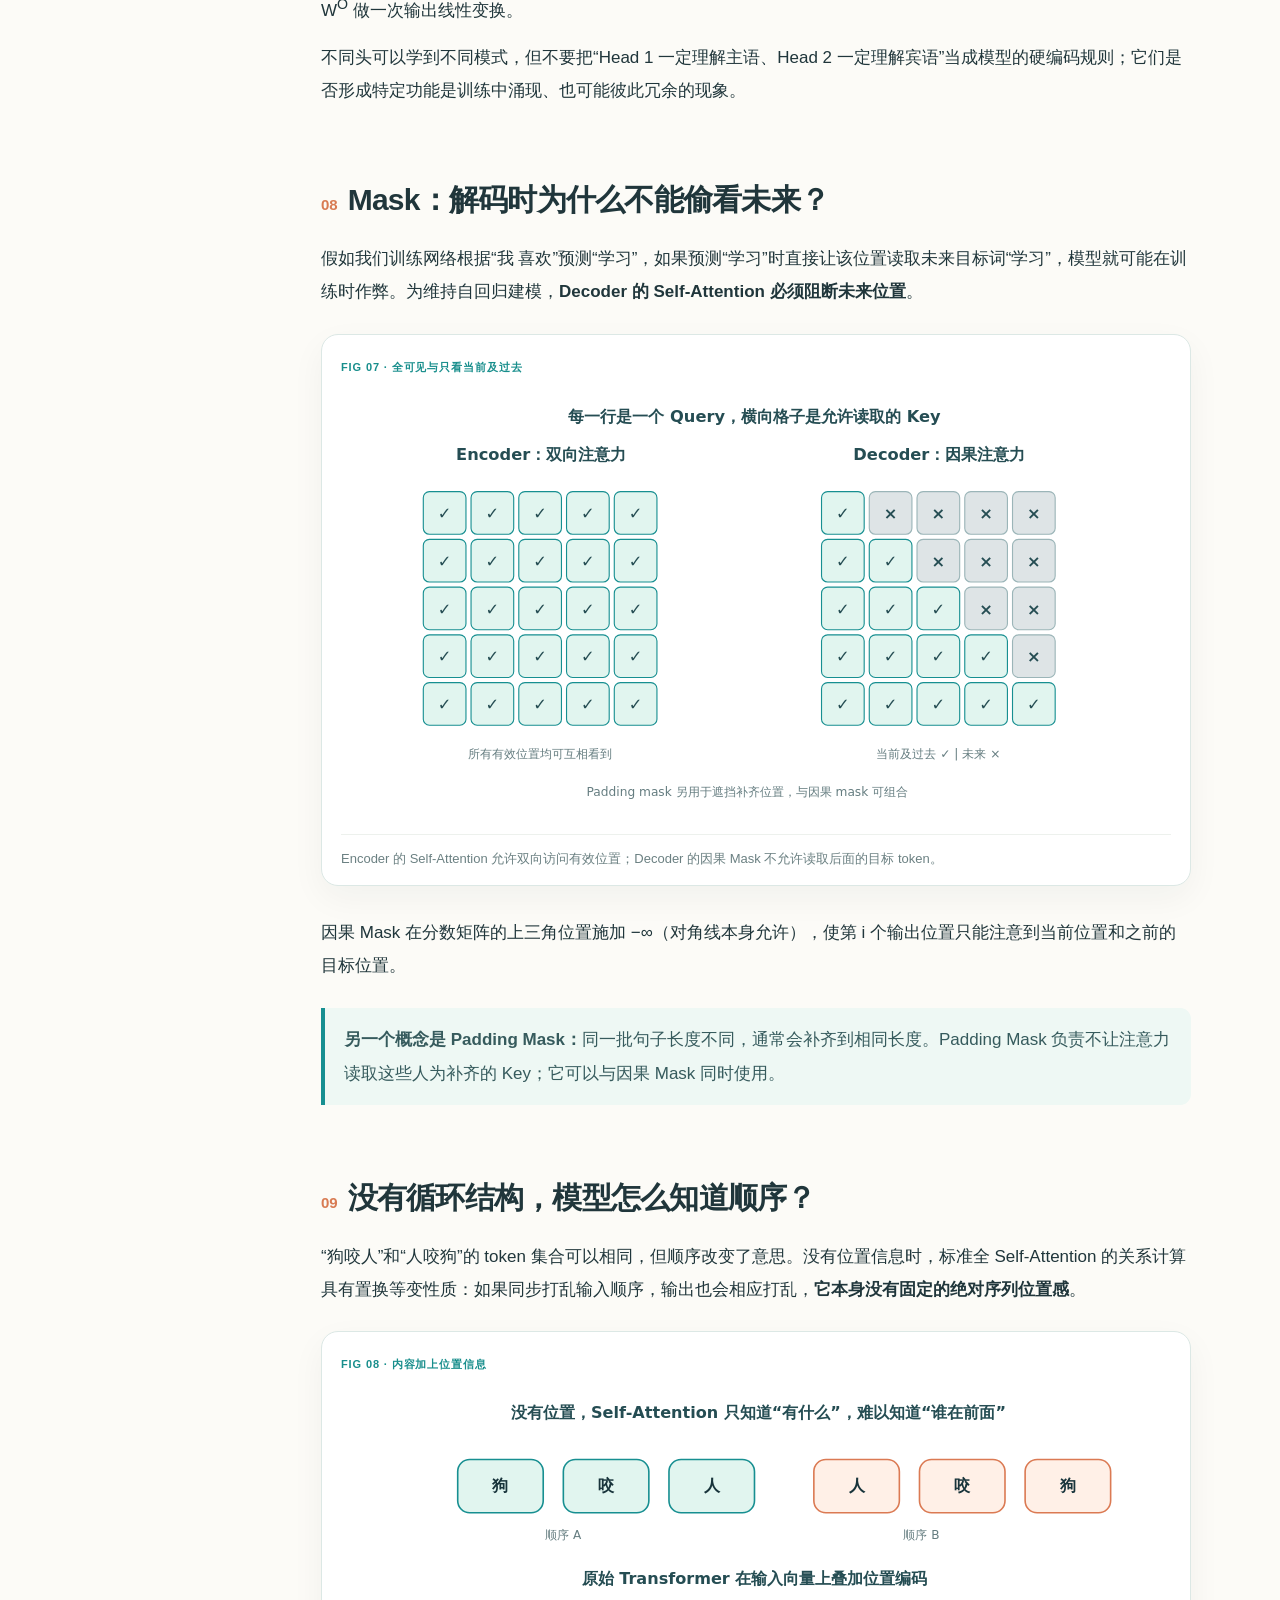
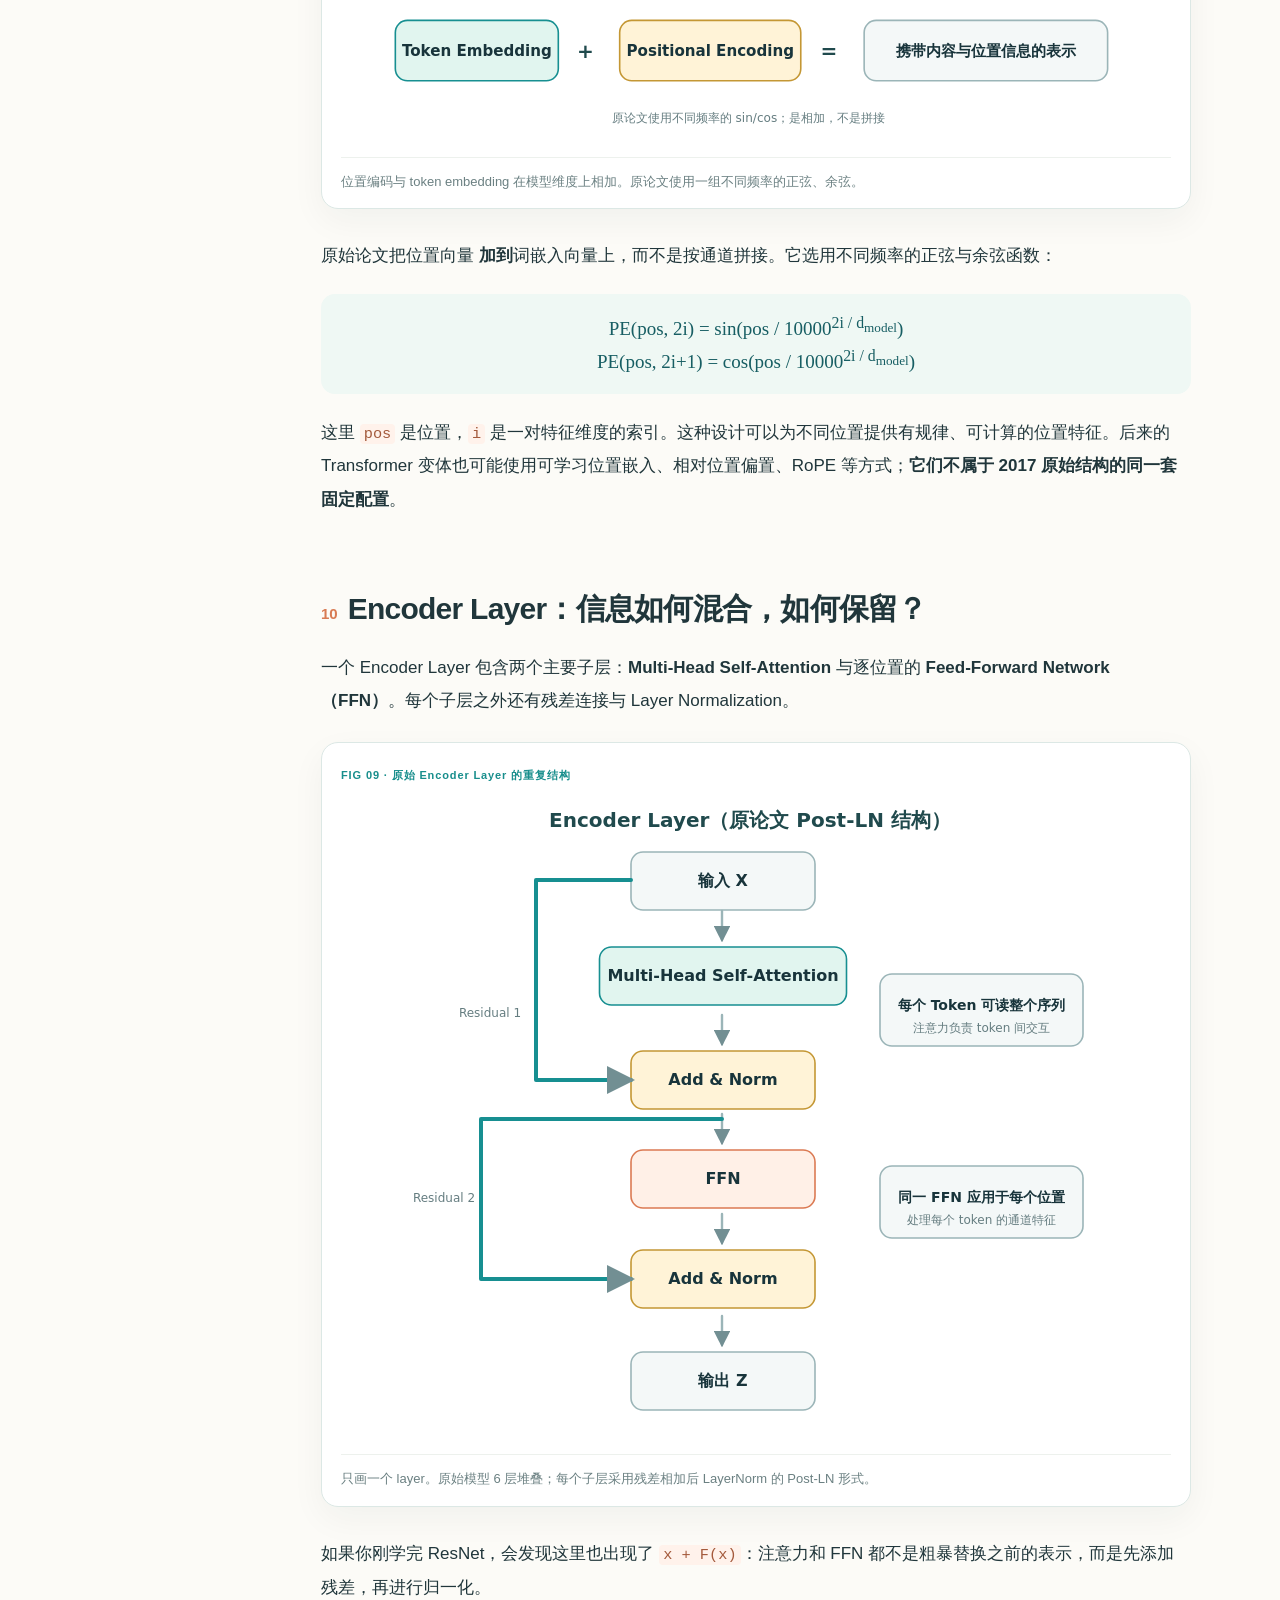
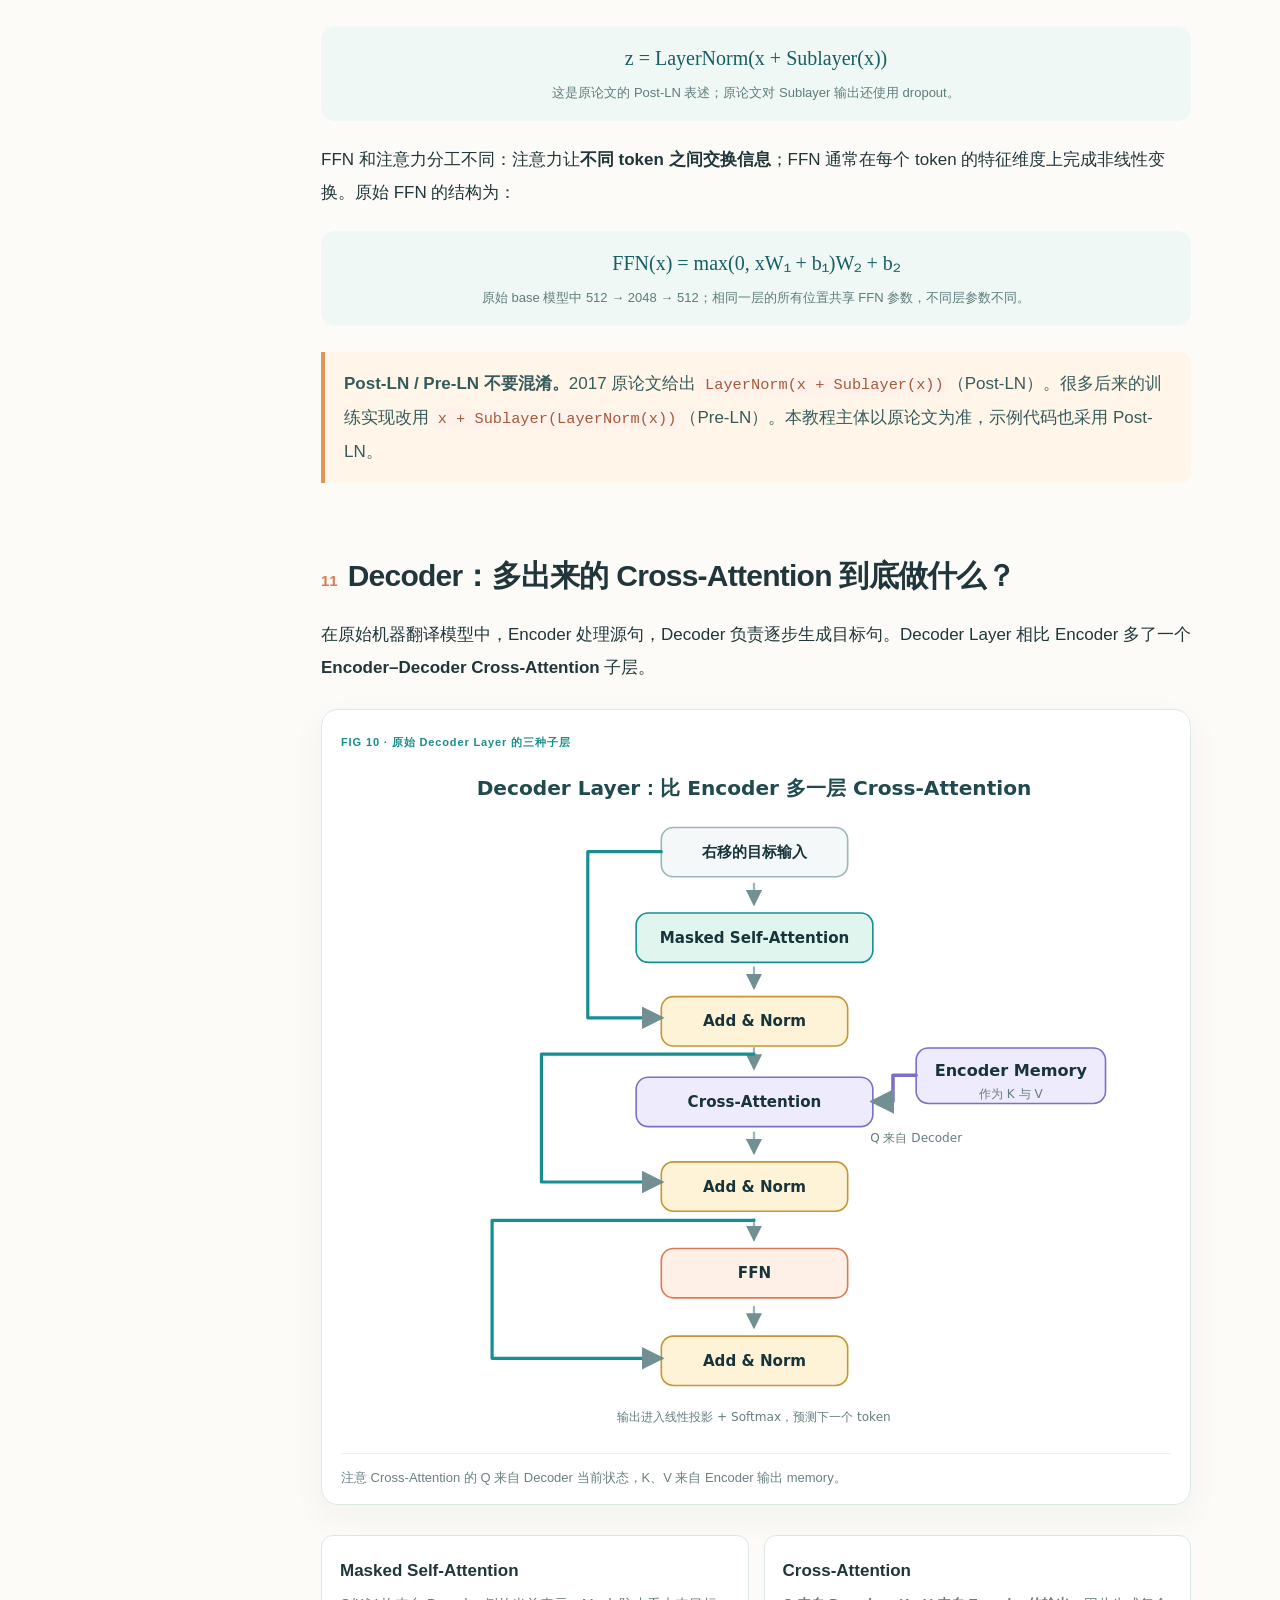
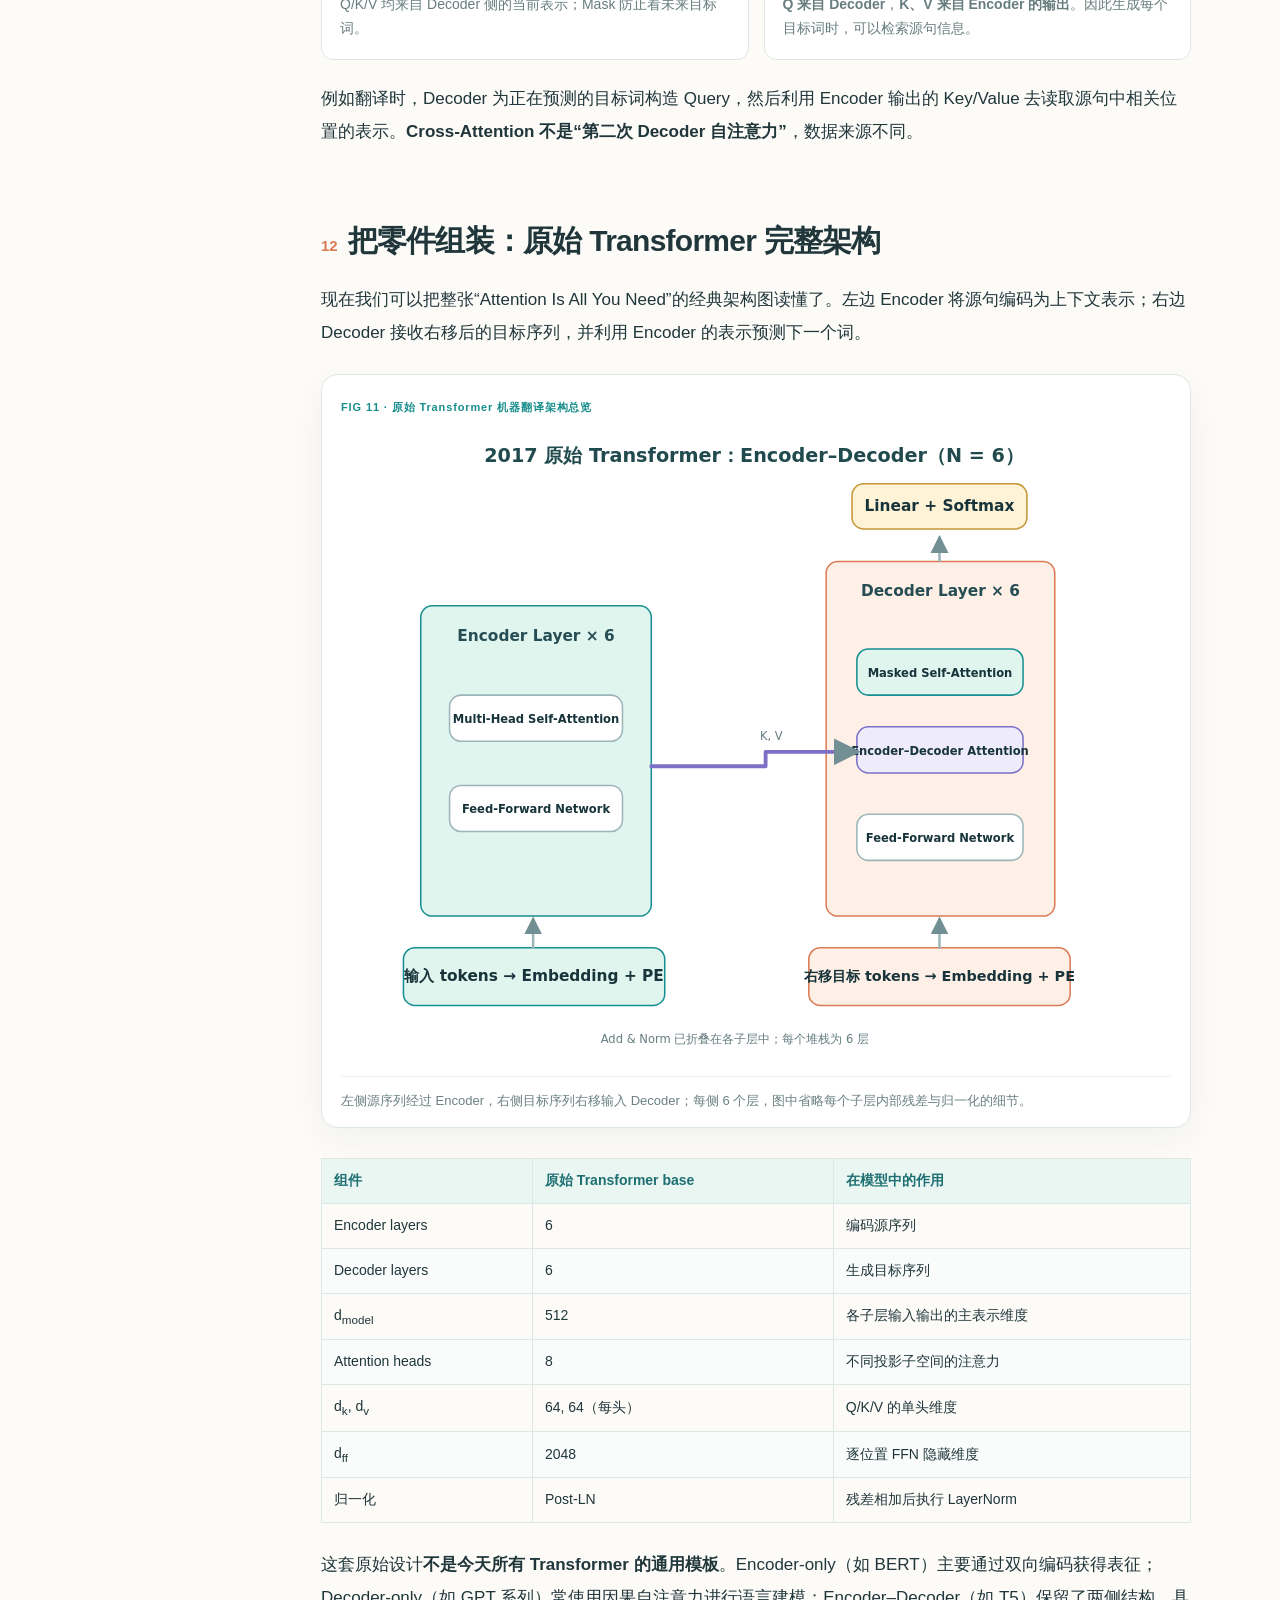
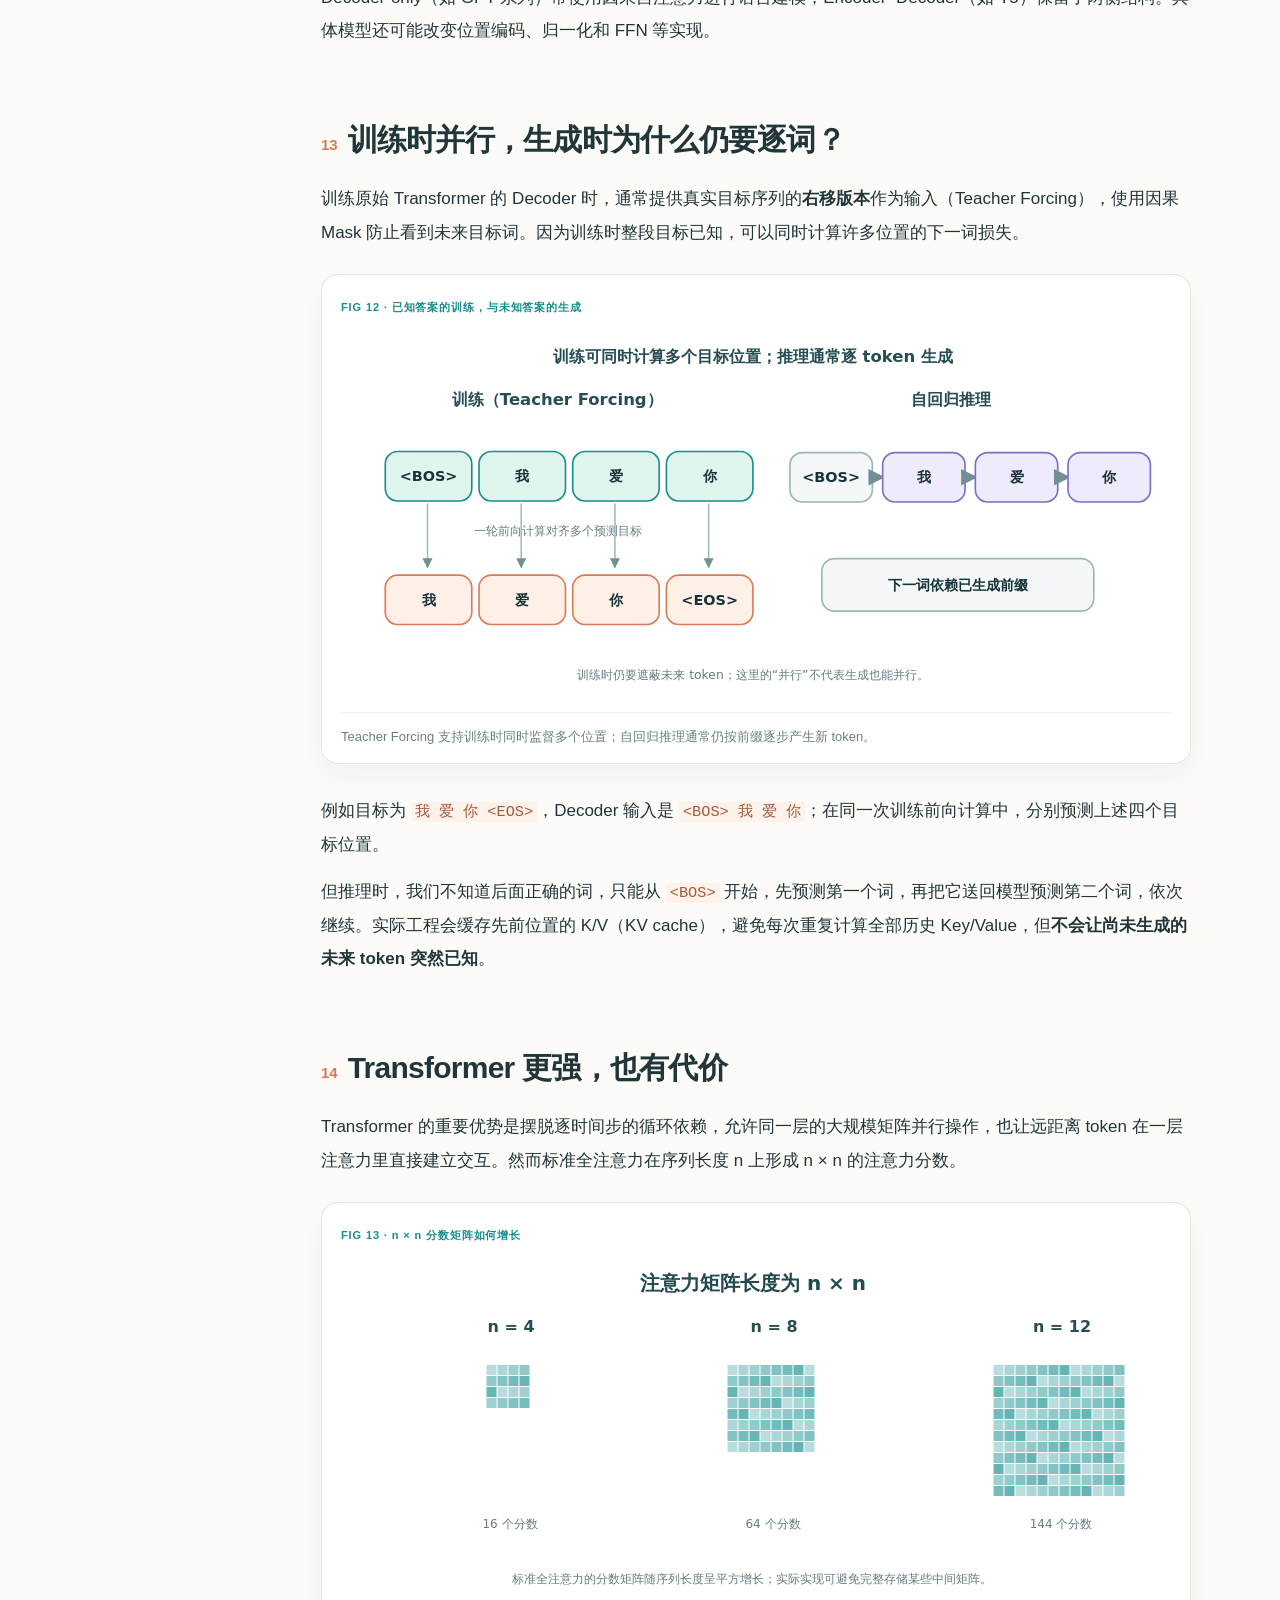
<file: .pi/skills/Olah-style-posts/examples/transformer/index.html>
<!DOCTYPE html>

<html lang="zh-CN">
<head>
<meta charset="utf-8"/><meta content="width=device-width,initial-scale=1" name="viewport"/>
<meta content="#183f43" name="theme-color"/><meta content="light" name="color-scheme"/>
<title>Understanding Transformer — 从 LSTM 到 Attention 的图解教程</title>
<style>
:root{--paper:#ffffff;--bg:#fcfbf7;--ink:#20363b;--muted:#60757a;--teal:#178f91;--tealbg:#e1f5ef;--orange:#d87b53;--orangebg:#fff0e7;--violet:#7b6fc6;--violetbg:#eeebfc;--gold:#b58a35;--line:#dce8e5;--shadow:0 12px 34px rgba(20,52,51,.048)}
*{box-sizing:border-box}html{scroll-behavior:smooth}body{margin:0;background:var(--bg);color:var(--ink);font:17px/1.95 -apple-system,BlinkMacSystemFont,"Segoe UI","PingFang SC","Hiragino Sans GB","Microsoft YaHei",sans-serif;-webkit-font-smoothing:antialiased}a{color:#118186;text-underline-offset:3px}a:hover{color:var(--orange)}
.banner{background:#173f43;color:#eaf8f4;text-align:center;padding:12px 18px;font-size:12px;letter-spacing:.02em}.banner a{color:#f7dba2}.layout{max-width:1230px;margin:auto;display:grid;grid-template-columns:210px minmax(0,1fr);gap:58px;padding:54px 28px 110px}.side{position:sticky;top:30px;align-self:start;max-height:calc(100vh - 45px);overflow-y:auto;padding-right:10px;scrollbar-width:thin}.side strong{display:block;color:#25494d;font-size:13px;letter-spacing:.09em;margin-bottom:14px}.side a{display:block;text-decoration:none;color:#698082;border-left:2px solid transparent;font-size:12px;line-height:1.55;padding:7px 8px}.side a:hover,.side a.active{background:#eaf6f2;color:#107e83;border-color:#107e83}.side .mini-legend{margin-top:20px;background:#f0f8f4;padding:11px 12px;border-radius:9px;line-height:1.7;color:#65777a;font-size:11px}.article{min-width:0;max-width:870px}.hero .meta{text-transform:uppercase;font-size:11px;letter-spacing:.15em;color:#b06e45;font-weight:800}.hero h1{font-size:clamp(45px,5.7vw,74px);line-height:1.1;letter-spacing:-.052em;margin:15px 0 16px;font-weight:850}.hero h1 em{font-style:normal;color:var(--teal)}.hero .dek{font-size:23px;color:#506c6d;line-height:1.68;max-width:800px;margin:0 0 17px}.hero .byline{font-size:13px;color:#708285}.hero .keyformula{margin:30px 0 0;border-radius:18px;padding:20px;background:linear-gradient(115deg,#ebf8f4,#fff7eb);text-align:center;border:1px solid #e2eeea}.hero .keyformula .large{font:500 clamp(19px,3vw,30px)/1.5 Georgia,"Times New Roman",serif;color:#175d60;letter-spacing:.015em}.hero .keyformula .small{font-size:12px;color:#667e7d;margin-top:10px}
section{scroll-margin-top:36px;margin-top:72px}h2{font-size:30px;line-height:1.4;letter-spacing:-.025em;margin:0 0 21px}h2 .num{font-size:15px;letter-spacing:0;color:var(--orange);padding-right:10px}h3{font-size:22px;line-height:1.5;margin:32px 0 13px}p{margin:14px 0}b,strong{font-weight:740}figure{background:var(--paper);border:1px solid var(--line);border-radius:17px;box-shadow:var(--shadow);padding:22px 19px 15px;margin:25px 0 30px;overflow:hidden}figure>svg{display:block;width:100%;max-width:100%;height:auto;margin:auto}.fig-top{font-size:11px;color:#188e8c;font-weight:780;letter-spacing:.08em;margin-bottom:11px}figcaption{color:#6b8082;font-size:13px;line-height:1.8;border-top:1px solid #edf1ed;padding-top:12px;margin-top:12px}figcaption a{font-size:inherit}.math{margin:22px 0;background:#eff8f4;border-radius:14px;padding:17px 20px;text-align:center;font:22px/1.55 Georgia,"Times New Roman",serif;color:#175e63;overflow-x:auto;white-space:nowrap}.math small{display:block;font:13px/1.7 -apple-system,BlinkMacSystemFont,"PingFang SC",sans-serif;color:#5e7c7c;margin-top:8px;white-space:normal}.code-inline{font-family:ui-monospace,SFMono-Regular,Consolas,monospace;font-size:.9em;color:#a45a3c;background:#fff2eb;border-radius:4px;padding:1px 4px}.lead{font-size:20px;color:#246c6b;font-weight:720;line-height:1.65;margin:25px 0}.note{padding:15px 19px;margin:26px 0;border-radius:0 11px 11px 0;border-left:4px solid var(--teal);background:#eef8f4;color:#365b5d}.note.warn{background:#fff6e9;border-color:#dd9658}.note p:first-child{margin-top:0}.note p:last-child{margin-bottom:0}.twocol{display:grid;grid-template-columns:1fr 1fr;gap:15px;margin:22px 0}.tile{border-radius:12px;border:1px solid #dce7e5;padding:18px;background:#fff}.tile strong{display:block;margin-bottom:6px}.tile p{color:#687d7d;font-size:14px;margin:0;line-height:1.7}.threecol{display:grid;grid-template-columns:repeat(3,1fr);gap:12px;margin:20px 0}.tagpill{display:inline-block;font-size:11px;color:#1b7777;background:#e4f6f0;padding:3px 9px;border-radius:15px;font-weight:700;white-space:nowrap}.table-wrap{overflow-x:auto;margin:25px 0}table{border-collapse:collapse;width:100%;min-width:610px;font-size:14px;line-height:1.7}th{background:#e9f6f2;color:#1e6f72}th,td{border:1px solid #dce8e5;padding:10px 12px;text-align:left}tbody tr:nth-child(even){background:#f9fcfa}pre,code{font-family:ui-monospace,SFMono-Regular,Consolas,"Liberation Mono",monospace}pre{overflow:auto;line-height:1.65;background:#17373b;color:#edf9f6;border-radius:14px;padding:21px;font-size:13px;tab-size:4}pre code{color:inherit}.ref-list{padding-left:22px;font-size:14px;line-height:1.8}.ref-list li{margin:10px 0}.foot{border-top:1px solid var(--line);padding:28px 0 4px;margin-top:66px;color:#748789;font-size:12px}
.widget{background:#fff;border:1px solid #d8e9e5;border-radius:17px;box-shadow:var(--shadow);padding:20px;margin:26px 0}.widget h4{font-size:18px;margin:0 0 5px}.widget .sub{color:#768788;font-size:13px;line-height:1.7;margin-bottom:15px}.controls{display:flex;gap:8px;flex-wrap:wrap;margin:10px 0 18px}.pill{cursor:pointer;background:white;color:#5e7675;border:1px solid #d3e2df;padding:8px 13px;border-radius:8px;font:600 13px -apple-system,BlinkMacSystemFont,"PingFang SC",sans-serif}.pill[aria-pressed=true]{background:#1b8588;border-color:#1b8588;color:white}.pill:hover{border-color:#199195}.widgetlabel{font-size:12px;font-weight:800;color:#718585;letter-spacing:.05em;margin-bottom:8px}.attention-layout{display:grid;grid-template-columns:minmax(0,1.2fr) minmax(0,1fr);gap:18px;align-items:start}.heatmap-table{width:100%;min-width:0;border-collapse:separate;border-spacing:5px;margin:0;font-size:12px;table-layout:fixed}.heatmap-table th{font-size:13px;border:0;padding:4px 0;background:transparent;color:#516c6f;text-align:center}.heatmap-table .row-select{border:0;border-radius:6px;background:transparent;cursor:pointer;font:650 14px -apple-system,BlinkMacSystemFont,"PingFang SC";color:#566c70;width:100%;padding:9px 2px}.heatmap-table .row-select.active{background:#e2f5ef;color:#157b7d}.heatmap-table td{padding:0;border:0;background:transparent}.heatmap-table .hm-cell{border:1px solid rgba(27,103,105,.12);border-radius:7px;display:grid;place-items:center;height:43px;font-size:12px;font-weight:700;font-variant-numeric:tabular-nums;transition:background .2s,opacity .2s}.heatmap-table tr:not(.active-row) td .hm-cell{opacity:.57}.bars{display:grid;gap:10px}.bar-name{display:flex;justify-content:space-between;align-items:center;gap:8px;color:#4f6e70;font-size:13px}.bar-track{background:#eff2f2;border-radius:99px;overflow:hidden;height:13px}.bar-fill{height:100%;background:linear-gradient(90deg,#55b9b4,#15878c);border-radius:99px;transition:width .2s}.demo-result{font-size:13px;background:#f3f8f7;border-radius:9px;padding:12px 14px;color:#466b70;line-height:1.7;min-height:52px;margin-top:15px}.smallcaps{font-size:12px;text-transform:uppercase;letter-spacing:.06em;font-weight:750;color:#9b734d}.metric-list{display:flex;gap:15px;flex-wrap:wrap;margin:16px 0}.metric{padding:9px 11px;border-radius:7px;background:#f4faf8;color:#3d6969;font-size:12px}.math-step{display:none}.math-step.active{display:block}.glossary{margin:15px 0 0;font-size:14px}.glossary dt{font-weight:780;color:#206a70;margin-top:10px}.glossary dd{margin-left:0;color:#657c7e}.hr{height:1px;background:#dfe9e5;margin:20px 0}
@media(max-width:970px){.layout{display:block;padding:24px 18px 70px}.side{position:static;max-height:none;margin-bottom:30px;display:flex;flex-wrap:wrap;gap:5px;padding-right:0}.side strong{width:100%}.side a{display:inline-block;border:1px solid #dce6e3;border-radius:20px;padding:5px 9px;font-size:11px}.side .mini-legend{display:none}.article{max-width:870px;margin:auto}.attention-layout{grid-template-columns:1fr}.heatmap-table .hm-cell{height:38px}}
@media(max-width:600px){body{font-size:15px}.hero h1{font-size:46px}.hero .dek{font-size:19px}h2{font-size:25px}h3{font-size:19px}.twocol,.threecol{grid-template-columns:1fr}figure{padding:13px 10px}.heatmap-table{border-spacing:3px}.heatmap-table .hm-cell{height:34px;font-size:10px}.heatmap-table th{font-size:10px}.widget{padding:12px}.pill{padding:7px 9px}section{margin-top:60px}}
@media print{.banner,.side,.controls{display:none}.layout{display:block;padding:0 6mm}.article{max-width:none}body{background:white;font-size:11pt}section{margin-top:26px}figure{break-inside:avoid;box-shadow:none}h2,h3{break-after:avoid}.hero h1{font-size:39pt}}
</style>
</head>
<body>

<div class="layout"><nav aria-label="文章目录" class="side">
<strong>UNDERSTANDING TRANSFORMER</strong>
<a href="#why">01 · RNN 与序列瓶颈</a><a href="#meaning">02 · Attention 的直觉</a><a href="#qkv">03 · Q / K / V 角色</a><a href="#formula">04 · 点积注意力公式</a><a href="#number">05 · 手算一个小例子</a><a href="#demo">06 · 交互热力图</a><a href="#heads">07 · 多头注意力</a><a href="#mask">08 · Mask：为什么不能偷看</a><a href="#position">09 · 位置编码</a><a href="#encoder">10 · Encoder 的内部</a><a href="#decoder">11 · Decoder 的内部</a><a href="#architecture">12 · 整机：原始 Transformer</a><a href="#training">13 · 训练与生成</a><a href="#cost">14 · 优势、成本和误区</a><a href="#code">15 · PyTorch 可运行代码</a><a href="#summary">16 · 总结与文献</a>
<div class="mini-legend"><b style="color:#168d92">■ 青绿色 = Q / 自注意力</b><br/><b style="color:#d57b56">■ 橙色 = K / 变换层</b><br/><b style="color:#7a70c4">■ 紫色 = V / Cross-Attention</b><br/><b style="color:#b58a35">■ 金黄色 = 位置 / 归一化</b><br/>图形均为独立绘制的 SVG，可无损放大。结构图为教学简化示意。</div>
</nav><main class="article">
<header class="hero"><h1>Understanding<br/><em>Transformer</em></h1>
<p class="dek">我们已经有了能记住过去的 LSTM。为什么后来还需要一种不按时间步传递隐藏状态、而是让每个词直接“看向”其他词的网络？</p>

<div class="keyformula"><div class="large">Attention(Q, K, V) = softmax(QK<sup>T</sup> / √d<sub>k</sub>) V</div><div class="small">这里先展示最基本的无 Mask 形式；稍后再引入因果 Mask 与多头结构。</div></div>
</header>
<section id="why"><h2><span class="num">01</span>首先，为什么要从 LSTM 走向 Transformer？</h2>
<p>人读句子时，不会在每个字出现后都把之前的理解全部清零。<a href="https://colah.github.io/posts/2015-08-Understanding-LSTMs/">Colah 的 LSTM 文章</a>用“记忆如何延续”开始讲解：RNN 沿时间更新隐藏状态，LSTM 借助门控结构改善长期依赖。</p>
<p>但循环结构还存在另一个限制：<strong>在单一方向的 RNN/LSTM 里，第 5 步的隐藏状态需要依赖第 4 步的结果。</strong>这使同一层的时间步计算存在顺序依赖，也可能让遥远位置之间的信息经过很多次状态更新。</p>
<figure id="figure-rnn_vs_attention"><div class="fig-top">FIG 01 · 信息沿时间传递，还是让位置直接交互</div><svg aria-label="RNN 的时间顺序链与 Transformer 全位置交互的对比" role="img" viewbox="0 0 795 435" xmlns="http://www.w3.org/2000/svg"><title>RNN 的时间顺序链与 Transformer 全位置交互的对比</title><defs><marker id="arrow" markerheight="7" markerwidth="7" orient="auto" refx="6" refy="3.5"><path d="M0 0L7 3.5L0 7" fill="#728f93"></path></marker></defs><style>.txt{fill:#254d53;font-size:16px;font-weight:650;font-family:system-ui,-apple-system,"PingFang SC","Microsoft YaHei",sans-serif}.small{fill:#657d80;font-size:12px;font-family:system-ui,-apple-system,"PingFang SC","Microsoft YaHei",sans-serif}.tiny{fill:#6b8585;font-size:10px;font-family:system-ui,sans-serif}.strong{fill:#204a4d;font-size:20px;font-weight:800;font-family:system-ui,-apple-system,"PingFang SC",sans-serif}text{font-family:system-ui,-apple-system,"PingFang SC","Microsoft YaHei",sans-serif}</style><text class="txt" text-anchor="start" x="20" y="27">RNN / LSTM：按时间步依次更新状态</text><rect fill="#f4f8f8" height="47" rx="12" stroke="#9bb5b8" stroke-width="1.6" width="74" x="52" y="50"></rect><text fill="#18343b" font-size="15" font-weight="650" text-anchor="middle" x="89.0" y="78.5">h1</text><text class="txt" text-anchor="middle" x="89" y="121">我</text><path d="M89 96 L89 109" fill="none" opacity="1" stroke="#9bb5b8" stroke-linecap="round" stroke-width="2"></path><path d="M126 73 L167 73" fill="none" marker-end="url(#arrow)" opacity="1" stroke="#9bb5b8" stroke-linecap="round" stroke-width="2.5"></path><rect fill="#f4f8f8" height="47" rx="12" stroke="#9bb5b8" stroke-width="1.6" width="74" x="167" y="50"></rect><text fill="#18343b" font-size="15" font-weight="650" text-anchor="middle" x="204.0" y="78.5">h2</text><text class="txt" text-anchor="middle" x="204" y="121">看</text><path d="M204 96 L204 109" fill="none" opacity="1" stroke="#9bb5b8" stroke-linecap="round" stroke-width="2"></path><path d="M241 73 L282 73" fill="none" marker-end="url(#arrow)" opacity="1" stroke="#9bb5b8" stroke-linecap="round" stroke-width="2.5"></path><rect fill="#f4f8f8" height="47" rx="12" stroke="#9bb5b8" stroke-width="1.6" width="74" x="282" y="50"></rect><text fill="#18343b" font-size="15" font-weight="650" text-anchor="middle" x="319.0" y="78.5">h3</text><text class="txt" text-anchor="middle" x="319" y="121">到</text><path d="M319 96 L319 109" fill="none" opacity="1" stroke="#9bb5b8" stroke-linecap="round" stroke-width="2"></path><path d="M356 73 L397 73" fill="none" marker-end="url(#arrow)" opacity="1" stroke="#9bb5b8" stroke-linecap="round" stroke-width="2.5"></path><rect fill="#f4f8f8" height="47" rx="12" stroke="#9bb5b8" stroke-width="1.6" width="74" x="397" y="50"></rect><text fill="#18343b" font-size="15" font-weight="650" text-anchor="middle" x="434.0" y="78.5">h4</text><text class="txt" text-anchor="middle" x="434" y="121">一</text><path d="M434 96 L434 109" fill="none" opacity="1" stroke="#9bb5b8" stroke-linecap="round" stroke-width="2"></path><path d="M471 73 L512 73" fill="none" marker-end="url(#arrow)" opacity="1" stroke="#9bb5b8" stroke-linecap="round" stroke-width="2.5"></path><rect fill="#f4f8f8" height="47" rx="12" stroke="#9bb5b8" stroke-width="1.6" width="74" x="512" y="50"></rect><text fill="#18343b" font-size="15" font-weight="650" text-anchor="middle" x="549.0" y="78.5">h5</text><text class="txt" text-anchor="middle" x="549" y="121">只</text><path d="M549 96 L549 109" fill="none" opacity="1" stroke="#9bb5b8" stroke-linecap="round" stroke-width="2"></path><path d="M586 73 L627 73" fill="none" marker-end="url(#arrow)" opacity="1" stroke="#9bb5b8" stroke-linecap="round" stroke-width="2.5"></path><rect fill="#f4f8f8" height="47" rx="12" stroke="#9bb5b8" stroke-width="1.6" width="74" x="627" y="50"></rect><text fill="#18343b" font-size="15" font-weight="650" text-anchor="middle" x="664.0" y="78.5">h6</text><text class="txt" text-anchor="middle" x="664" y="121">猫</text><path d="M664 96 L664 109" fill="none" opacity="1" stroke="#9bb5b8" stroke-linecap="round" stroke-width="2"></path><text class="small" text-anchor="start" x="25" y="160">序列越长，后一时间步通常需要等待前面的状态</text><path d="M20 185H770" fill="none" opacity="1" stroke="#9bb5b8" stroke-linecap="round" stroke-linejoin="round" stroke-width="1"></path><text class="txt" text-anchor="start" x="20" y="218">Transformer Self-Attention：同一层的所有位置并行计算关系</text><rect fill="#e1f5ef" height="45" rx="12" stroke="#178f91" stroke-width="1.6" width="74" x="53" y="335"></rect><text fill="#18343b" font-size="17" font-weight="650" text-anchor="middle" x="90.0" y="362.5">我</text><rect fill="#e1f5ef" height="45" rx="12" stroke="#178f91" stroke-width="1.6" width="74" x="168" y="335"></rect><text fill="#18343b" font-size="17" font-weight="650" text-anchor="middle" x="205.0" y="362.5">看</text><rect fill="#e1f5ef" height="45" rx="12" stroke="#178f91" stroke-width="1.6" width="74" x="283" y="335"></rect><text fill="#18343b" font-size="17" font-weight="650" text-anchor="middle" x="320.0" y="362.5">到</text><rect fill="#e1f5ef" height="45" rx="12" stroke="#178f91" stroke-width="1.6" width="74" x="398" y="335"></rect><text fill="#18343b" font-size="17" font-weight="650" text-anchor="middle" x="435.0" y="362.5">一</text><rect fill="#e1f5ef" height="45" rx="12" stroke="#178f91" stroke-width="1.6" width="74" x="513" y="335"></rect><text fill="#18343b" font-size="17" font-weight="650" text-anchor="middle" x="550.0" y="362.5">只</text><rect fill="#e1f5ef" height="45" rx="12" stroke="#178f91" stroke-width="1.6" width="74" x="628" y="335"></rect><text fill="#18343b" font-size="17" font-weight="650" text-anchor="middle" x="665.0" y="362.5">猫</text><path d="M90 335 Q147.5 245 205 335" fill="none" opacity="0.29" stroke="#178f91" stroke-linecap="round" stroke-linejoin="round" stroke-width="0.95"></path><path d="M90 335 Q205.0 255 320 335" fill="none" opacity="0.29" stroke="#178f91" stroke-linecap="round" stroke-linejoin="round" stroke-width="0.95"></path><path d="M90 335 Q262.5 265 435 335" fill="none" opacity="0.29" stroke="#178f91" stroke-linecap="round" stroke-linejoin="round" stroke-width="0.95"></path><path d="M90 335 Q320.0 275 550 335" fill="none" opacity="0.29" stroke="#178f91" stroke-linecap="round" stroke-linejoin="round" stroke-width="0.95"></path><path d="M90 335 Q377.5 275 665 335" fill="none" opacity="0.29" stroke="#178f91" stroke-linecap="round" stroke-linejoin="round" stroke-width="0.95"></path><path d="M205 335 Q147.5 245 90 335" fill="none" opacity="0.29" stroke="#7b6fc6" stroke-linecap="round" stroke-linejoin="round" stroke-width="0.95"></path><path d="M205 335 Q262.5 245 320 335" fill="none" opacity="0.29" stroke="#178f91" stroke-linecap="round" stroke-linejoin="round" stroke-width="0.95"></path><path d="M205 335 Q320.0 255 435 335" fill="none" opacity="0.29" stroke="#178f91" stroke-linecap="round" stroke-linejoin="round" stroke-width="0.95"></path><path d="M205 335 Q377.5 265 550 335" fill="none" opacity="0.29" stroke="#178f91" stroke-linecap="round" stroke-linejoin="round" stroke-width="0.95"></path><path d="M205 335 Q435.0 275 665 335" fill="none" opacity="0.29" stroke="#178f91" stroke-linecap="round" stroke-linejoin="round" stroke-width="0.95"></path><path d="M320 335 Q205.0 255 90 335" fill="none" opacity="0.29" stroke="#7b6fc6" stroke-linecap="round" stroke-linejoin="round" stroke-width="0.95"></path><path d="M320 335 Q262.5 245 205 335" fill="none" opacity="0.29" stroke="#7b6fc6" stroke-linecap="round" stroke-linejoin="round" stroke-width="0.95"></path><path d="M320 335 Q377.5 245 435 335" fill="none" opacity="0.29" stroke="#178f91" stroke-linecap="round" stroke-linejoin="round" stroke-width="0.95"></path><path d="M320 335 Q435.0 255 550 335" fill="none" opacity="0.29" stroke="#178f91" stroke-linecap="round" stroke-linejoin="round" stroke-width="0.95"></path><path d="M320 335 Q492.5 265 665 335" fill="none" opacity="0.29" stroke="#178f91" stroke-linecap="round" stroke-linejoin="round" stroke-width="0.95"></path><path d="M435 335 Q262.5 265 90 335" fill="none" opacity="0.29" stroke="#7b6fc6" stroke-linecap="round" stroke-linejoin="round" stroke-width="0.95"></path><path d="M435 335 Q320.0 255 205 335" fill="none" opacity="0.29" stroke="#7b6fc6" stroke-linecap="round" stroke-linejoin="round" stroke-width="0.95"></path><path d="M435 335 Q377.5 245 320 335" fill="none" opacity="0.29" stroke="#7b6fc6" stroke-linecap="round" stroke-linejoin="round" stroke-width="0.95"></path><path d="M435 335 Q492.5 245 550 335" fill="none" opacity="0.29" stroke="#178f91" stroke-linecap="round" stroke-linejoin="round" stroke-width="0.95"></path><path d="M435 335 Q550.0 255 665 335" fill="none" opacity="0.29" stroke="#178f91" stroke-linecap="round" stroke-linejoin="round" stroke-width="0.95"></path><path d="M550 335 Q320.0 275 90 335" fill="none" opacity="0.29" stroke="#7b6fc6" stroke-linecap="round" stroke-linejoin="round" stroke-width="0.95"></path><path d="M550 335 Q377.5 265 205 335" fill="none" opacity="0.29" stroke="#7b6fc6" stroke-linecap="round" stroke-linejoin="round" stroke-width="0.95"></path><path d="M550 335 Q435.0 255 320 335" fill="none" opacity="0.29" stroke="#7b6fc6" stroke-linecap="round" stroke-linejoin="round" stroke-width="0.95"></path><path d="M550 335 Q492.5 245 435 335" fill="none" opacity="0.29" stroke="#7b6fc6" stroke-linecap="round" stroke-linejoin="round" stroke-width="0.95"></path><path d="M550 335 Q607.5 245 665 335" fill="none" opacity="0.29" stroke="#178f91" stroke-linecap="round" stroke-linejoin="round" stroke-width="0.95"></path><path d="M665 335 Q377.5 275 90 335" fill="none" opacity="0.29" stroke="#7b6fc6" stroke-linecap="round" stroke-linejoin="round" stroke-width="0.95"></path><path d="M665 335 Q435.0 275 205 335" fill="none" opacity="0.29" stroke="#7b6fc6" stroke-linecap="round" stroke-linejoin="round" stroke-width="0.95"></path><path d="M665 335 Q492.5 265 320 335" fill="none" opacity="0.29" stroke="#7b6fc6" stroke-linecap="round" stroke-linejoin="round" stroke-width="0.95"></path><path d="M665 335 Q550.0 255 435 335" fill="none" opacity="0.29" stroke="#7b6fc6" stroke-linecap="round" stroke-linejoin="round" stroke-width="0.95"></path><path d="M665 335 Q607.5 245 550 335" fill="none" opacity="0.29" stroke="#7b6fc6" stroke-linecap="round" stroke-linejoin="round" stroke-width="0.95"></path><text class="small" text-anchor="middle" x="400" y="412">图中连线表示潜在的信息交互；并不是提前固定的语义依赖</text></svg><figcaption>上图示意 RNN 的顺序依赖和 Transformer 自注意力同层的潜在全连接关系；仅比较信息流，并非严格推导两者复杂度。</figcaption></figure>
<p>Transformer 的办法不是继续优化这条链，而是改变信息流动的方式：在同一层 Self-Attention 中，多个位置可以<strong>同时计算</strong>各自应该读取其他哪些位置的信息。对标准全注意力来说，两个任意位置可在同一注意力层内建立直接交互。</p>
<div class="note warn"><p><strong>重要边界：</strong>“同一层并行”不等于“生成答案时全部 token 并行”。原始 Encoder–Decoder Transformer 的 Decoder 在推理时仍然逐步生成目标 token；具体见第 13 节。</p></div>
</section>
<section id="meaning"><h2><span class="num">02</span>Self-Attention 到底在做什么？</h2>
<p>考虑一句话：</p><p class="lead">“书包里放着一本书，它很厚。”</p>
<p>我们看到“它”时，会从前面的词中寻找有助于理解“它”的信息。这里“书”是更相关的候选，而不是仅仅取“它”的前一个词作为全部上下文。</p>
<figure id="figure-context"><div class="fig-top">FIG 02 · 上下文信息如何改变一个词的表示</div><svg aria-label="中文代词它与书语义关联的注意力示意图" role="img" viewbox="0 0 790 302" xmlns="http://www.w3.org/2000/svg"><title>中文代词它与书语义关联的注意力示意图</title><defs><marker id="arrow" markerheight="7" markerwidth="7" orient="auto" refx="6" refy="3.5"><path d="M0 0L7 3.5L0 7" fill="#728f93"></path></marker></defs><style>.txt{fill:#254d53;font-size:16px;font-weight:650;font-family:system-ui,-apple-system,"PingFang SC","Microsoft YaHei",sans-serif}.small{fill:#657d80;font-size:12px;font-family:system-ui,-apple-system,"PingFang SC","Microsoft YaHei",sans-serif}.tiny{fill:#6b8585;font-size:10px;font-family:system-ui,sans-serif}.strong{fill:#204a4d;font-size:20px;font-weight:800;font-family:system-ui,-apple-system,"PingFang SC",sans-serif}text{font-family:system-ui,-apple-system,"PingFang SC","Microsoft YaHei",sans-serif}</style><text class="strong" text-anchor="start" x="35" y="36">“书包里放着一本书，它很厚。”</text><rect fill="#f4f8f8" height="51" rx="12" stroke="#9bb5b8" stroke-width="1.6" width="78" x="30" y="196"></rect><text fill="#18343b" font-size="18" font-weight="650" text-anchor="middle" x="69.0" y="226.5">书包</text><rect fill="#f4f8f8" height="51" rx="12" stroke="#9bb5b8" stroke-width="1.6" width="78" x="136" y="196"></rect><text fill="#18343b" font-size="18" font-weight="650" text-anchor="middle" x="175.0" y="226.5">里</text><rect fill="#f4f8f8" height="51" rx="12" stroke="#9bb5b8" stroke-width="1.6" width="78" x="242" y="196"></rect><text fill="#18343b" font-size="18" font-weight="650" text-anchor="middle" x="281.0" y="226.5">放着</text><rect fill="#f4f8f8" height="51" rx="12" stroke="#9bb5b8" stroke-width="1.6" width="78" x="348" y="196"></rect><text fill="#18343b" font-size="18" font-weight="650" text-anchor="middle" x="387.0" y="226.5">一本</text><rect fill="#fff0e7" height="51" rx="12" stroke="#db7a53" stroke-width="1.6" width="78" x="454" y="196"></rect><text fill="#18343b" font-size="18" font-weight="650" text-anchor="middle" x="493.0" y="226.5">书</text><rect fill="#eeebfc" height="51" rx="12" stroke="#7b6fc6" stroke-width="1.6" width="78" x="560" y="196"></rect><text fill="#18343b" font-size="18" font-weight="650" text-anchor="middle" x="599.0" y="226.5">它</text><rect fill="#f4f8f8" height="51" rx="12" stroke="#9bb5b8" stroke-width="1.6" width="78" x="666" y="196"></rect><text fill="#18343b" font-size="18" font-weight="650" text-anchor="middle" x="705.0" y="226.5">很厚</text><path d="M600 188 Q510 35 495 186" fill="none" marker-end="url(#arrow)" opacity="1" stroke="#178f91" stroke-linecap="round" stroke-linejoin="round" stroke-width="5"></path><path d="M600 188 Q345 75 71 190" fill="none" opacity="0.35" stroke="#9bb5b8" stroke-linecap="round" stroke-linejoin="round" stroke-width="1.7"></path><path d="M600 188 Q500 98 388 190" fill="none" opacity="0.35" stroke="#9bb5b8" stroke-linecap="round" stroke-linejoin="round" stroke-width="1.7"></path><text class="txt" text-anchor="middle" x="395" y="83">“它”关注“书”的信息</text><rect fill="#e1f5ef" height="37" rx="12" stroke="#178f91" stroke-width="1.6" width="250" x="278" y="104"></rect><text fill="#18343b" font-size="15" font-weight="650" text-anchor="middle" x="403.0" y="127.5">语境相关的特征更新</text><text class="small" text-anchor="middle" x="395" y="276">真实注意力权重是模型根据数据学习的，这里只是教学示意。</text></svg><figcaption>“它”与“书”的关联仅用于解释注意力直觉；真实权重由模型的投影矩阵和输入共同决定。</figcaption></figure>
<p>但模型不会直接存储一张固定的“它 → 书”指代词典。它会根据当前层的输入向量，计算每个位置与其他位置之间的<strong>匹配分数</strong>，将分数转成权重，再将被读取位置的信息加权组合。</p>
<p>于是每个 token 经过注意力后，会得到一个<strong>融合了上下文的新向量表示</strong>。这里强调的是信息混合机制，而不是宣称注意力权重天然等于人类可解释的语法关系。</p>
</section>
<section id="qkv"><h2><span class="num">03</span>Q、K、V：三个看起来抽象，其实非常清楚的角色</h2>
<p>假设输入是一个包含 <b>n</b> 个 token 的矩阵 <span class="code-inline">X ∈ ℝ<sup>n×d_model</sup></span>。网络利用三组<strong>不同的可学习权重</strong>，从输入生成查询向量 Q、键向量 K 和值向量 V：</p>
<div class="math">Q = XW<sub>Q</sub>　 K = XW<sub>K</sub>　 V = XW<sub>V</sub></div>
<figure id="figure-qkv"><div class="fig-top">FIG 03 · 一份输入，三套可学习投影</div><svg aria-label="输入向量分别线性投影成 Query Key Value 的示意" role="img" viewbox="0 0 800 314" xmlns="http://www.w3.org/2000/svg"><title>输入向量分别线性投影成 Query Key Value 的示意</title><defs><marker id="arrow" markerheight="7" markerwidth="7" orient="auto" refx="6" refy="3.5"><path d="M0 0L7 3.5L0 7" fill="#728f93"></path></marker></defs><style>.txt{fill:#254d53;font-size:16px;font-weight:650;font-family:system-ui,-apple-system,"PingFang SC","Microsoft YaHei",sans-serif}.small{fill:#657d80;font-size:12px;font-family:system-ui,-apple-system,"PingFang SC","Microsoft YaHei",sans-serif}.tiny{fill:#6b8585;font-size:10px;font-family:system-ui,sans-serif}.strong{fill:#204a4d;font-size:20px;font-weight:800;font-family:system-ui,-apple-system,"PingFang SC",sans-serif}text{font-family:system-ui,-apple-system,"PingFang SC","Microsoft YaHei",sans-serif}</style><text class="txt" text-anchor="middle" x="400" y="34">同一组输入 X，经三组独立的可学习投影得到 Q、K、V</text><rect fill="#f4f8f8" height="45" rx="12" stroke="#9bb5b8" stroke-width="1.6" width="210" x="296" y="59"></rect><text fill="#18343b" font-size="16" font-weight="650" text-anchor="middle" x="401.0" y="86.5">输入向量矩阵 X</text><path d="M401 104V134H145V163" fill="none" marker-end="url(#arrow)" opacity="1" stroke="#178f91" stroke-linecap="round" stroke-linejoin="round" stroke-width="3"></path><rect fill="#e1f5ef" height="53" rx="12" stroke="#178f91" stroke-width="1.6" width="164" x="63" y="171"></rect><text fill="#18343b" font-size="16" font-weight="650" text-anchor="middle" x="145.0" y="197.5">XWQ · Query</text><text class="small" text-anchor="middle" x="145.0" y="219.5">我要找什么</text><text class="small" text-anchor="middle" x="145" y="251">Q · Query  参与相似度计算</text><path d="M401 104V134H398V163" fill="none" marker-end="url(#arrow)" opacity="1" stroke="#db7a53" stroke-linecap="round" stroke-linejoin="round" stroke-width="3"></path><rect fill="#fff0e7" height="53" rx="12" stroke="#db7a53" stroke-width="1.6" width="164" x="316" y="171"></rect><text fill="#18343b" font-size="16" font-weight="650" text-anchor="middle" x="398.0" y="197.5">XWK · Key</text><text class="small" text-anchor="middle" x="398.0" y="219.5">我可被怎样匹配</text><text class="small" text-anchor="middle" x="398" y="251">K · Key  参与相似度计算</text><path d="M401 104V134H650V163" fill="none" marker-end="url(#arrow)" opacity="1" stroke="#7b6fc6" stroke-linecap="round" stroke-linejoin="round" stroke-width="3"></path><rect fill="#eeebfc" height="53" rx="12" stroke="#7b6fc6" stroke-width="1.6" width="164" x="568" y="171"></rect><text fill="#18343b" font-size="16" font-weight="650" text-anchor="middle" x="650.0" y="197.5">XWV · Value</text><text class="small" text-anchor="middle" x="650.0" y="219.5">我提供什么信息</text><text class="small" text-anchor="middle" x="650" y="251">V · Value  被加权汇总</text><text class="small" text-anchor="middle" x="400" y="293">Q、K、V 是向量 / 矩阵，不是三个离散“身份标签”</text></svg><figcaption>单头 Q/K/V 三条分支均来自同一个输入矩阵（自注意力）。Cross-Attention 的 Q、K、V 可能来自不同序列。</figcaption></figure>
<div class="threecol"><div class="tile"><span class="tagpill">Query · Q</span><p><strong>我现在要找什么？</strong>每个查询位置发起一次信息检索。</p></div><div class="tile"><span class="tagpill" style="background:#fff0e7;color:#bd6c4b">Key · K</span><p><strong>我和这个查询匹配吗？</strong>Key 被拿来和 Q 比较。</p></div><div class="tile"><span class="tagpill" style="background:#f0ecfe;color:#796ec1">Value · V</span><p><strong>匹配后提供什么内容？</strong>最后被注意力权重加权求和。</p></div></div>
<p>可以把它类比为数据库检索：Q 是查询条件，K 是可匹配的索引特征，V 是被取回的信息。不过<strong>这只是记忆类比</strong>；真实 Q/K/V 是连续向量，既不要求为人工词义，也不保证一个头只做一种语法任务。</p>
</section>
<section id="formula"><h2><span class="num">04</span>一步一步拆解 Transformer 的核心公式</h2>
<figure id="figure-pipeline"><div class="fig-top">FIG 04 · Scaled Dot-Product Attention 的运算流水线</div><svg aria-label="缩放点积注意力的六步计算流水线" role="img" viewbox="0 0 840 345" xmlns="http://www.w3.org/2000/svg"><title>缩放点积注意力的六步计算流水线</title><defs><marker id="arrow" markerheight="7" markerwidth="7" orient="auto" refx="6" refy="3.5"><path d="M0 0L7 3.5L0 7" fill="#728f93"></path></marker></defs><style>.txt{fill:#254d53;font-size:16px;font-weight:650;font-family:system-ui,-apple-system,"PingFang SC","Microsoft YaHei",sans-serif}.small{fill:#657d80;font-size:12px;font-family:system-ui,-apple-system,"PingFang SC","Microsoft YaHei",sans-serif}.tiny{fill:#6b8585;font-size:10px;font-family:system-ui,sans-serif}.strong{fill:#204a4d;font-size:20px;font-weight:800;font-family:system-ui,-apple-system,"PingFang SC",sans-serif}text{font-family:system-ui,-apple-system,"PingFang SC","Microsoft YaHei",sans-serif}</style><text class="strong" text-anchor="middle" x="420" y="33">Scaled Dot-Product Attention</text><rect fill="#e1f5ef" height="70" rx="12" stroke="#178f91" stroke-width="1.6" width="111" x="30" y="112"></rect><text fill="#18343b" font-size="17" font-weight="650" text-anchor="middle" x="85.5" y="147.0">Q · Kᵀ</text><text class="small" text-anchor="middle" x="85.5" y="169.0">相关性分数</text><rect fill="#fff3d7" height="70" rx="12" stroke="#c49734" stroke-width="1.6" width="111" x="169" y="112"></rect><text fill="#18343b" font-size="17" font-weight="650" text-anchor="middle" x="224.5" y="147.0">÷ √dₖ</text><text class="small" text-anchor="middle" x="224.5" y="169.0">稳定数值</text><path d="M141 147 L161 147" fill="none" marker-end="url(#arrow)" opacity="1" stroke="#9bb5b8" stroke-linecap="round" stroke-width="2.5"></path><rect fill="#f4f8f8" height="70" rx="12" stroke="#9bb5b8" stroke-width="1.6" width="111" x="307" y="112"></rect><text fill="#18343b" font-size="17" font-weight="650" text-anchor="middle" x="362.5" y="147.0">Mask</text><text class="small" text-anchor="middle" x="362.5" y="169.0">屏蔽不可见</text><path d="M280 147 L299 147" fill="none" marker-end="url(#arrow)" opacity="1" stroke="#9bb5b8" stroke-linecap="round" stroke-width="2.5"></path><rect fill="#fff0e7" height="70" rx="12" stroke="#db7a53" stroke-width="1.6" width="111" x="453" y="112"></rect><text fill="#18343b" font-size="17" font-weight="650" text-anchor="middle" x="508.5" y="147.0">Softmax</text><text class="small" text-anchor="middle" x="508.5" y="169.0">归一化权重</text><path d="M418 147 L445 147" fill="none" marker-end="url(#arrow)" opacity="1" stroke="#9bb5b8" stroke-linecap="round" stroke-width="2.5"></path><rect fill="#eeebfc" height="70" rx="12" stroke="#7b6fc6" stroke-width="1.6" width="111" x="599" y="112"></rect><text fill="#18343b" font-size="17" font-weight="650" text-anchor="middle" x="654.5" y="147.0">× V</text><text class="small" text-anchor="middle" x="654.5" y="169.0">汇总信息</text><path d="M564 147 L591 147" fill="none" marker-end="url(#arrow)" opacity="1" stroke="#9bb5b8" stroke-linecap="round" stroke-width="2.5"></path><rect fill="#e1f5ef" height="70" rx="12" stroke="#178f91" stroke-width="1.6" width="90" x="727" y="112"></rect><text fill="#18343b" font-size="17" font-weight="650" text-anchor="middle" x="772.0" y="147.0">输出</text><text class="small" text-anchor="middle" x="772.0" y="169.0">新表示</text><path d="M710 147 L719 147" fill="none" marker-end="url(#arrow)" opacity="1" stroke="#9bb5b8" stroke-linecap="round" stroke-width="2.5"></path><rect fill="#ffffff" height="48" rx="12" stroke="#9bb5b8" stroke-width="1.6" width="705" x="46" y="236"></rect><text fill="#18343b" font-size="20" font-weight="650" text-anchor="middle" x="398.5" y="265.0">Attention(Q,K,V) = softmax( (QKᵀ / √dₖ) + M ) V</text><text class="small" text-anchor="middle" x="406" y="321">M：允许位置加 0；禁止位置加极大负数（概念上为 −∞）</text></svg><figcaption>先计算 Q 与 K 的匹配分数；再缩放、施加可选 Mask、Softmax，并用权重汇总 V。</figcaption></figure>
<p>对于一个注意力头，假定 <span class="code-inline">Q ∈ ℝ<sup>n_q×d_k</sup></span>、<span class="code-inline">K ∈ ℝ<sup>n_k×d_k</sup></span>、<span class="code-inline">V ∈ ℝ<sup>n_k×d_v</sup></span>。计算过程如下：</p>
<div aria-label="注意力计算阶段" class="controls" id="steps-control"><button aria-pressed="true" class="pill" data-mathstep="0">① 点积</button><button aria-pressed="false" class="pill" data-mathstep="1">② 缩放</button><button aria-pressed="false" class="pill" data-mathstep="2">③ Mask</button><button aria-pressed="false" class="pill" data-mathstep="3">④ Softmax</button><button aria-pressed="false" class="pill" data-mathstep="4">⑤ 汇总 V</button></div>
<div class="note" id="step-explain" style="min-height:125px"><div class="math-step active"><strong>① QK<sup>T</sup>：比较谁与谁相关</strong><p>将每个查询向量与所有 Key 向量做点积，得到 <span class="code-inline">n_q × n_k</span> 的分数矩阵。注意：点积是可学习投影后的相似度，不是原始词向量的固定相似度。</p></div>
<div class="math-step"><strong>② 除以 √d<sub>k</sub>：控制分数尺度</strong><p>当向量维度增大时，未缩放点积的数值幅度可能变大，让 Softmax 太尖锐、梯度较小。原论文用 <span class="code-inline">1 / √d_k</span> 对分数进行缩放。</p></div>
<div class="math-step"><strong>③ Mask：让不可读取的位置失效</strong><p>在需要遮挡的位置，把分数加上一个足够大的负数（数学上记为 −∞）。这样 Softmax 后这些位置的注意力权重为 0。Encoder 典型情况下不需要因果遮罩，Decoder 自注意力需要。</p></div>
<div class="math-step"><strong>④ Softmax：每一行变成权重分布</strong><p>对每一个 Query 的 Key 分数沿最后一维 Softmax，得到非负、每行求和为 1 的注意力权重。训练中如果对权重施加 dropout，则 dropout 后的行和不再必然为 1。</p></div>
<div class="math-step"><strong>⑤ 加权 V：真正合成新特征</strong><p>将注意力权重矩阵乘以 V。注意 Q/K 负责算<strong>权重</strong>，V 才是被加权汇总的<strong>内容</strong>。每个 Query 输出一个 <span class="code-inline">d_v</span> 维向量。</p></div></div>
<div class="math">Attention(Q,K,V) = softmax((QK<sup>T</sup> / √d<sub>k</sub>) + M) V<small>M 的允许位置为 0，禁止位置为 −∞；无须 Mask 时直接去掉 M。</small></div>
</section>
<section id="number"><h2><span class="num">05</span>不靠比喻：手算一遍 3 个 Key 的注意力</h2>
<p>我们用一个只有两维的小例子，省略 W<sub>Q</sub>、W<sub>K</sub>、W<sub>V</sub> 的投影训练过程，只观察注意力计算本身：</p>
<div class="twocol"><div class="tile"><strong>一个 Query</strong><p>Q = [1, 0]<br/>K₁ = [1, 0]<br/>K₂ = [0, 1]<br/>K₃ = [1, 1]</p></div><div class="tile"><strong>三个 Value</strong><p>V₁ = [1, 0]<br/>V₂ = [0, 1]<br/>V₃ = [1, 1]</p></div></div>
<p>第一步，点积得分为 <span class="code-inline">[1, 0, 1]</span>。第二步，除以 √2，得到约 <span class="code-inline">[0.707, 0, 0.707]</span>。第三步，对三个得分进行 Softmax：</p>
<div class="math">α ≈ [0.4011, 0.1978, 0.4011]</div>
<p>最后求和：</p>
<div class="math">0.4011[1,0] + 0.1978[0,1] + 0.4011[1,1]<small>≈ [0.8022, 0.5989]，就是当前 Query 通过这个注意力头获得的新表示。</small></div>
<p>这里最值得注意的是，<strong>模型不是选出“最相关的一个词”就结束</strong>，而是以可微的权重组合多个 Value；训练时可通过反向传播更新 Q/K/V 投影。</p>
</section>
<section id="demo"><h2><span class="num">06</span>亲手改变查询词、注意力头与 Mask</h2>
<p>下面的热力图用<strong>人工构造的相似度分数</strong>模拟模型机制，不是预训练模型真实注意力。可以选中任意一行 Query，看它如何分配对其他 token 的权重；再切换到因果 Mask，观察未来词被屏蔽。</p>
<div class="widget"><h4>Interactive attention map</h4><div class="sub">示例句子：“小猫 追 着 蓝色 蝴蝶”。颜色越深，该 Query 对相应 Key 的权重越高。每行在无 dropout 时总和为 1。</div>
<div class="widgetlabel">选择注意力头</div><div class="controls" id="head-controls"><button aria-pressed="true" class="pill" data-head="0">Head 1 · 近邻</button><button aria-pressed="false" class="pill" data-head="1">Head 2 · 主体</button><button aria-pressed="false" class="pill" data-head="2">Head 3 · 长距</button></div>
<div class="widgetlabel">可见性规则</div><div class="controls" id="mask-controls"><button aria-pressed="true" class="pill" data-mask="full">双向（Encoder）</button><button aria-pressed="false" class="pill" data-mask="causal">因果（Decoder）</button></div>
<div class="attention-layout"><div><div class="widgetlabel">热力图 · 点击左侧行标签选择 Query</div><div id="heatmap-live"></div></div><div><div class="widgetlabel">当前 Query 的注意力分配</div><div class="bars" id="bars-live"></div><div aria-live="polite" class="demo-result" id="demo-result" role="status"></div></div></div>
</div>
<figure id="figure-heatmap_static"><div class="fig-top">FIG 05 · 注意力权重可以写成矩阵</div><svg aria-label="五个 token 的人工示例注意力权重热力图" role="img" viewbox="0 0 800 485" xmlns="http://www.w3.org/2000/svg"><title>五个 token 的人工示例注意力权重热力图</title><defs><marker id="arrow" markerheight="7" markerwidth="7" orient="auto" refx="6" refy="3.5"><path d="M0 0L7 3.5L0 7" fill="#728f93"></path></marker></defs><style>.txt{fill:#254d53;font-size:16px;font-weight:650;font-family:system-ui,-apple-system,"PingFang SC","Microsoft YaHei",sans-serif}.small{fill:#657d80;font-size:12px;font-family:system-ui,-apple-system,"PingFang SC","Microsoft YaHei",sans-serif}.tiny{fill:#6b8585;font-size:10px;font-family:system-ui,sans-serif}.strong{fill:#204a4d;font-size:20px;font-weight:800;font-family:system-ui,-apple-system,"PingFang SC",sans-serif}text{font-family:system-ui,-apple-system,"PingFang SC","Microsoft YaHei",sans-serif}</style><text class="txt" text-anchor="middle" x="400" y="32">一张注意力矩阵：行 = 查询位置，列 = 被读取位置</text><text class="txt" text-anchor="middle" x="197" y="87">小</text><text class="txt" text-anchor="middle" x="284" y="87">猫</text><text class="txt" text-anchor="middle" x="371" y="87">追</text><text class="txt" text-anchor="middle" x="458" y="87">着</text><text class="txt" text-anchor="middle" x="545" y="87">蝶</text><text class="txt" text-anchor="middle" x="91" y="130">小</text><rect fill="#158c91" height="52" opacity="0.500" rx="8" width="70" x="160" y="101"></rect><text class="small" text-anchor="middle" x="195" y="133">0.44</text><rect fill="#158c91" height="52" opacity="0.340" rx="8" width="70" x="247" y="101"></rect><text class="small" text-anchor="middle" x="282" y="133">0.25</text><rect fill="#158c91" height="52" opacity="0.281" rx="8" width="70" x="334" y="101"></rect><text class="small" text-anchor="middle" x="369" y="133">0.18</text><rect fill="#158c91" height="52" opacity="0.206" rx="8" width="70" x="421" y="101"></rect><text class="small" text-anchor="middle" x="456" y="133">0.09</text><rect fill="#158c91" height="52" opacity="0.164" rx="8" width="70" x="508" y="101"></rect><text class="small" text-anchor="middle" x="543" y="133">0.04</text><text class="txt" text-anchor="middle" x="91" y="196">猫</text><rect fill="#158c91" height="52" opacity="0.222" rx="8" width="70" x="160" y="167"></rect><text class="small" text-anchor="middle" x="195" y="199">0.11</text><rect fill="#158c91" height="52" opacity="0.600" rx="8" width="70" x="247" y="167"></rect><text class="small" text-anchor="middle" x="282" y="199">0.56</text><rect fill="#158c91" height="52" opacity="0.239" rx="8" width="70" x="334" y="167"></rect><text class="small" text-anchor="middle" x="369" y="199">0.13</text><rect fill="#158c91" height="52" opacity="0.206" rx="8" width="70" x="421" y="167"></rect><text class="small" text-anchor="middle" x="456" y="199">0.09</text><rect fill="#158c91" height="52" opacity="0.222" rx="8" width="70" x="508" y="167"></rect><text class="small" text-anchor="middle" x="543" y="199">0.11</text><text class="txt" text-anchor="middle" x="91" y="262">追</text><rect fill="#158c91" height="52" opacity="0.206" rx="8" width="70" x="160" y="233"></rect><text class="small" text-anchor="middle" x="195" y="265">0.09</text><rect fill="#158c91" height="52" opacity="0.449" rx="8" width="70" x="247" y="233"></rect><text class="small" text-anchor="middle" x="282" y="265">0.38</text><rect fill="#158c91" height="52" opacity="0.332" rx="8" width="70" x="334" y="233"></rect><text class="small" text-anchor="middle" x="369" y="265">0.24</text><rect fill="#158c91" height="52" opacity="0.206" rx="8" width="70" x="421" y="233"></rect><text class="small" text-anchor="middle" x="456" y="265">0.09</text><rect fill="#158c91" height="52" opacity="0.298" rx="8" width="70" x="508" y="233"></rect><text class="small" text-anchor="middle" x="543" y="265">0.20</text><text class="txt" text-anchor="middle" x="91" y="328">着</text><rect fill="#158c91" height="52" opacity="0.189" rx="8" width="70" x="160" y="299"></rect><text class="small" text-anchor="middle" x="195" y="331">0.07</text><rect fill="#158c91" height="52" opacity="0.273" rx="8" width="70" x="247" y="299"></rect><text class="small" text-anchor="middle" x="282" y="331">0.17</text><rect fill="#158c91" height="52" opacity="0.491" rx="8" width="70" x="334" y="299"></rect><text class="small" text-anchor="middle" x="369" y="331">0.43</text><rect fill="#158c91" height="52" opacity="0.281" rx="8" width="70" x="421" y="299"></rect><text class="small" text-anchor="middle" x="456" y="331">0.18</text><rect fill="#158c91" height="52" opacity="0.256" rx="8" width="70" x="508" y="299"></rect><text class="small" text-anchor="middle" x="543" y="331">0.15</text><text class="txt" text-anchor="middle" x="91" y="394">蝶</text><rect fill="#158c91" height="52" opacity="0.222" rx="8" width="70" x="160" y="365"></rect><text class="small" text-anchor="middle" x="195" y="397">0.11</text><rect fill="#158c91" height="52" opacity="0.306" rx="8" width="70" x="247" y="365"></rect><text class="small" text-anchor="middle" x="282" y="397">0.21</text><rect fill="#158c91" height="52" opacity="0.206" rx="8" width="70" x="334" y="365"></rect><text class="small" text-anchor="middle" x="369" y="397">0.09</text><rect fill="#158c91" height="52" opacity="0.256" rx="8" width="70" x="421" y="365"></rect><text class="small" text-anchor="middle" x="456" y="397">0.15</text><rect fill="#158c91" height="52" opacity="0.500" rx="8" width="70" x="508" y="365"></rect><text class="small" text-anchor="middle" x="543" y="397">0.44</text><text class="small" text-anchor="middle" x="400" y="466">每行之和为 1；高亮深浅只展示一个人工构造的示例</text></svg><figcaption>5×5 权重矩阵仅为人工举例，深浅颜色表示不同权重；上面的交互图支持切换头与可见性。</figcaption></figure>
<p>请记住：如果没有位置编码，标准 Self-Attention 本身并不知道“相邻”与“远方”的定义；这里为教学清晰起见，在输入样例分数中人为植入了这些偏好。</p>
</section>
<section id="heads"><h2><span class="num">07</span>为什么一个注意力头不够？</h2>
<p>一个头只有一组 Q/K/V 投影，它可以为每个位置构建一组注意力权重。<strong>多头注意力</strong>让网络在不同的投影子空间里并行计算多组注意力，再拼接结果并投影回模型维度。</p>
<figure id="figure-multihead"><div class="fig-top">FIG 06 · 多个头分头学习，再合并投影</div><svg aria-label="多头注意力三组并行注意力头以及拼接输出投影" role="img" viewbox="0 0 823 465" xmlns="http://www.w3.org/2000/svg"><title>多头注意力三组并行注意力头以及拼接输出投影</title><defs><marker id="arrow" markerheight="7" markerwidth="7" orient="auto" refx="6" refy="3.5"><path d="M0 0L7 3.5L0 7" fill="#728f93"></path></marker></defs><style>.txt{fill:#254d53;font-size:16px;font-weight:650;font-family:system-ui,-apple-system,"PingFang SC","Microsoft YaHei",sans-serif}.small{fill:#657d80;font-size:12px;font-family:system-ui,-apple-system,"PingFang SC","Microsoft YaHei",sans-serif}.tiny{fill:#6b8585;font-size:10px;font-family:system-ui,sans-serif}.strong{fill:#204a4d;font-size:20px;font-weight:800;font-family:system-ui,-apple-system,"PingFang SC",sans-serif}text{font-family:system-ui,-apple-system,"PingFang SC","Microsoft YaHei",sans-serif}</style><text class="txt" text-anchor="middle" x="411" y="35">多头注意力：多组独立的投影，让模型学习不同的关系</text><rect fill="#f4f8f8" height="42" rx="12" stroke="#9bb5b8" stroke-width="1.6" width="147" x="336" y="62"></rect><text fill="#18343b" font-size="16" font-weight="650" text-anchor="middle" x="409.5" y="88.0">输入 X</text><path d="M410 104V135H114V164" fill="none" marker-end="url(#arrow)" opacity="1" stroke="#178f91" stroke-linecap="round" stroke-linejoin="round" stroke-width="2.5"></path><rect fill="#e1f5ef" height="54" rx="12" stroke="#178f91" stroke-width="1.6" width="166" x="31" y="169"></rect><text fill="#18343b" font-size="16" font-weight="650" text-anchor="middle" x="114.0" y="196.0">Head 1</text><text class="small" text-anchor="middle" x="114.0" y="218.0">局部语法</text><path d="M114 223V249H410V280" fill="none" opacity="1" stroke="#178f91" stroke-linecap="round" stroke-linejoin="round" stroke-width="2.5"></path><path d="M410 104V135H398V164" fill="none" marker-end="url(#arrow)" opacity="1" stroke="#db7a53" stroke-linecap="round" stroke-linejoin="round" stroke-width="2.5"></path><rect fill="#fff0e7" height="54" rx="12" stroke="#db7a53" stroke-width="1.6" width="166" x="315" y="169"></rect><text fill="#18343b" font-size="16" font-weight="650" text-anchor="middle" x="398.0" y="196.0">Head 2</text><text class="small" text-anchor="middle" x="398.0" y="218.0">指代 / 依赖</text><path d="M398 223V249H410V280" fill="none" opacity="1" stroke="#db7a53" stroke-linecap="round" stroke-linejoin="round" stroke-width="2.5"></path><path d="M410 104V135H682V164" fill="none" marker-end="url(#arrow)" opacity="1" stroke="#7b6fc6" stroke-linecap="round" stroke-linejoin="round" stroke-width="2.5"></path><rect fill="#eeebfc" height="54" rx="12" stroke="#7b6fc6" stroke-width="1.6" width="166" x="599" y="169"></rect><text fill="#18343b" font-size="16" font-weight="650" text-anchor="middle" x="682.0" y="196.0">Head 3</text><text class="small" text-anchor="middle" x="682.0" y="218.0">远距离线索</text><path d="M682 223V249H410V280" fill="none" opacity="1" stroke="#7b6fc6" stroke-linecap="round" stroke-linejoin="round" stroke-width="2.5"></path><rect fill="#f4f8f8" height="45" rx="12" stroke="#9bb5b8" stroke-width="1.6" width="142" x="339" y="288"></rect><text fill="#18343b" font-size="16" font-weight="650" text-anchor="middle" x="410.0" y="315.5">Concat</text><path d="M410 333 L410 362" fill="none" marker-end="url(#arrow)" opacity="1" stroke="#9bb5b8" stroke-linecap="round" stroke-width="2.5"></path><rect fill="#e1f5ef" height="44" rx="12" stroke="#178f91" stroke-width="1.6" width="146" x="337" y="366"></rect><text fill="#18343b" font-size="16" font-weight="650" text-anchor="middle" x="410.0" y="393.0">输出投影 Wᴼ</text><text class="small" text-anchor="middle" x="411" y="444">原始 base 模型为 8 个头；图示只画 3 个，示例用途</text></svg><figcaption>仅画三个头以保持阅读清晰，原始 Transformer base 使用 8 个头，投影参数是可学习的。</figcaption></figure>
<div class="math">headᵢ = Attention(QWᵢ<sup>Q</sup>, KWᵢ<sup>K</sup>, VWᵢ<sup>V</sup>)<small>MultiHead(Q,K,V) = Concat(head₁, …, headₕ) Wᴼ</small></div>
<p>原始 Transformer base 使用 <strong>d<sub>model</sub> = 512、h = 8</strong>，每个头的 Q/K 与 V 维度均为 64。8 个头拼接后为 512 维，再经 W<sup>O</sup> 做一次输出线性变换。</p>
<p>不同头可以学到不同模式，但不要把“Head 1 一定理解主语、Head 2 一定理解宾语”当成模型的硬编码规则；它们是否形成特定功能是训练中涌现、也可能彼此冗余的现象。</p>
</section>
<section id="mask"><h2><span class="num">08</span>Mask：解码时为什么不能偷看未来？</h2>
<p>假如我们训练网络根据“我 喜欢”预测“学习”，如果预测“学习”时直接让该位置读取未来目标词“学习”，模型就可能在训练时作弊。为维持自回归建模，<strong>Decoder 的 Self-Attention 必须阻断未来位置</strong>。</p>
<figure id="figure-mask"><div class="fig-top">FIG 07 · 全可见与只看当前及过去</div><svg aria-label="编码器双向注意力和解码器因果注意力的 5 乘 5 可见性矩阵" role="img" viewbox="0 0 817 426" xmlns="http://www.w3.org/2000/svg"><title>编码器双向注意力和解码器因果注意力的 5 乘 5 可见性矩阵</title><defs><marker id="arrow" markerheight="7" markerwidth="7" orient="auto" refx="6" refy="3.5"><path d="M0 0L7 3.5L0 7" fill="#728f93"></path></marker></defs><style>.txt{fill:#254d53;font-size:16px;font-weight:650;font-family:system-ui,-apple-system,"PingFang SC","Microsoft YaHei",sans-serif}.small{fill:#657d80;font-size:12px;font-family:system-ui,-apple-system,"PingFang SC","Microsoft YaHei",sans-serif}.tiny{fill:#6b8585;font-size:10px;font-family:system-ui,sans-serif}.strong{fill:#204a4d;font-size:20px;font-weight:800;font-family:system-ui,-apple-system,"PingFang SC",sans-serif}text{font-family:system-ui,-apple-system,"PingFang SC","Microsoft YaHei",sans-serif}</style><text class="txt" text-anchor="middle" x="407" y="32">每一行是一个 Query，横向格子是允许读取的 Key</text><text class="txt" text-anchor="middle" x="197" y="70">Encoder：双向注意力</text><rect fill="#e1f5ef" height="42" rx="6" stroke="#178f91" stroke-width="1.1" width="42" x="81" y="101"></rect><text class="txt" fill="#177879" text-anchor="middle" x="102" y="128">✓</text><rect fill="#e1f5ef" height="42" rx="6" stroke="#178f91" stroke-width="1.1" width="42" x="128" y="101"></rect><text class="txt" fill="#177879" text-anchor="middle" x="149" y="128">✓</text><rect fill="#e1f5ef" height="42" rx="6" stroke="#178f91" stroke-width="1.1" width="42" x="175" y="101"></rect><text class="txt" fill="#177879" text-anchor="middle" x="196" y="128">✓</text><rect fill="#e1f5ef" height="42" rx="6" stroke="#178f91" stroke-width="1.1" width="42" x="222" y="101"></rect><text class="txt" fill="#177879" text-anchor="middle" x="243" y="128">✓</text><rect fill="#e1f5ef" height="42" rx="6" stroke="#178f91" stroke-width="1.1" width="42" x="269" y="101"></rect><text class="txt" fill="#177879" text-anchor="middle" x="290" y="128">✓</text><rect fill="#e1f5ef" height="42" rx="6" stroke="#178f91" stroke-width="1.1" width="42" x="81" y="148"></rect><text class="txt" fill="#177879" text-anchor="middle" x="102" y="175">✓</text><rect fill="#e1f5ef" height="42" rx="6" stroke="#178f91" stroke-width="1.1" width="42" x="128" y="148"></rect><text class="txt" fill="#177879" text-anchor="middle" x="149" y="175">✓</text><rect fill="#e1f5ef" height="42" rx="6" stroke="#178f91" stroke-width="1.1" width="42" x="175" y="148"></rect><text class="txt" fill="#177879" text-anchor="middle" x="196" y="175">✓</text><rect fill="#e1f5ef" height="42" rx="6" stroke="#178f91" stroke-width="1.1" width="42" x="222" y="148"></rect><text class="txt" fill="#177879" text-anchor="middle" x="243" y="175">✓</text><rect fill="#e1f5ef" height="42" rx="6" stroke="#178f91" stroke-width="1.1" width="42" x="269" y="148"></rect><text class="txt" fill="#177879" text-anchor="middle" x="290" y="175">✓</text><rect fill="#e1f5ef" height="42" rx="6" stroke="#178f91" stroke-width="1.1" width="42" x="81" y="195"></rect><text class="txt" fill="#177879" text-anchor="middle" x="102" y="222">✓</text><rect fill="#e1f5ef" height="42" rx="6" stroke="#178f91" stroke-width="1.1" width="42" x="128" y="195"></rect><text class="txt" fill="#177879" text-anchor="middle" x="149" y="222">✓</text><rect fill="#e1f5ef" height="42" rx="6" stroke="#178f91" stroke-width="1.1" width="42" x="175" y="195"></rect><text class="txt" fill="#177879" text-anchor="middle" x="196" y="222">✓</text><rect fill="#e1f5ef" height="42" rx="6" stroke="#178f91" stroke-width="1.1" width="42" x="222" y="195"></rect><text class="txt" fill="#177879" text-anchor="middle" x="243" y="222">✓</text><rect fill="#e1f5ef" height="42" rx="6" stroke="#178f91" stroke-width="1.1" width="42" x="269" y="195"></rect><text class="txt" fill="#177879" text-anchor="middle" x="290" y="222">✓</text><rect fill="#e1f5ef" height="42" rx="6" stroke="#178f91" stroke-width="1.1" width="42" x="81" y="242"></rect><text class="txt" fill="#177879" text-anchor="middle" x="102" y="269">✓</text><rect fill="#e1f5ef" height="42" rx="6" stroke="#178f91" stroke-width="1.1" width="42" x="128" y="242"></rect><text class="txt" fill="#177879" text-anchor="middle" x="149" y="269">✓</text><rect fill="#e1f5ef" height="42" rx="6" stroke="#178f91" stroke-width="1.1" width="42" x="175" y="242"></rect><text class="txt" fill="#177879" text-anchor="middle" x="196" y="269">✓</text><rect fill="#e1f5ef" height="42" rx="6" stroke="#178f91" stroke-width="1.1" width="42" x="222" y="242"></rect><text class="txt" fill="#177879" text-anchor="middle" x="243" y="269">✓</text><rect fill="#e1f5ef" height="42" rx="6" stroke="#178f91" stroke-width="1.1" width="42" x="269" y="242"></rect><text class="txt" fill="#177879" text-anchor="middle" x="290" y="269">✓</text><rect fill="#e1f5ef" height="42" rx="6" stroke="#178f91" stroke-width="1.1" width="42" x="81" y="289"></rect><text class="txt" fill="#177879" text-anchor="middle" x="102" y="316">✓</text><rect fill="#e1f5ef" height="42" rx="6" stroke="#178f91" stroke-width="1.1" width="42" x="128" y="289"></rect><text class="txt" fill="#177879" text-anchor="middle" x="149" y="316">✓</text><rect fill="#e1f5ef" height="42" rx="6" stroke="#178f91" stroke-width="1.1" width="42" x="175" y="289"></rect><text class="txt" fill="#177879" text-anchor="middle" x="196" y="316">✓</text><rect fill="#e1f5ef" height="42" rx="6" stroke="#178f91" stroke-width="1.1" width="42" x="222" y="289"></rect><text class="txt" fill="#177879" text-anchor="middle" x="243" y="316">✓</text><rect fill="#e1f5ef" height="42" rx="6" stroke="#178f91" stroke-width="1.1" width="42" x="269" y="289"></rect><text class="txt" fill="#177879" text-anchor="middle" x="290" y="316">✓</text><text class="small" text-anchor="middle" x="196" y="363">所有有效位置均可互相看到</text><text class="txt" text-anchor="middle" x="589" y="70">Decoder：因果注意力</text><rect fill="#e1f5ef" height="42" rx="6" stroke="#178f91" stroke-width="1.1" width="42" x="473" y="101"></rect><text class="txt" fill="#177879" text-anchor="middle" x="494" y="128">✓</text><rect fill="#dee4e6" height="42" rx="6" stroke="#9bb5b8" stroke-width="1.1" width="42" x="520" y="101"></rect><text class="txt" fill="#61777c" text-anchor="middle" x="541" y="128">×</text><rect fill="#dee4e6" height="42" rx="6" stroke="#9bb5b8" stroke-width="1.1" width="42" x="567" y="101"></rect><text class="txt" fill="#61777c" text-anchor="middle" x="588" y="128">×</text><rect fill="#dee4e6" height="42" rx="6" stroke="#9bb5b8" stroke-width="1.1" width="42" x="614" y="101"></rect><text class="txt" fill="#61777c" text-anchor="middle" x="635" y="128">×</text><rect fill="#dee4e6" height="42" rx="6" stroke="#9bb5b8" stroke-width="1.1" width="42" x="661" y="101"></rect><text class="txt" fill="#61777c" text-anchor="middle" x="682" y="128">×</text><rect fill="#e1f5ef" height="42" rx="6" stroke="#178f91" stroke-width="1.1" width="42" x="473" y="148"></rect><text class="txt" fill="#177879" text-anchor="middle" x="494" y="175">✓</text><rect fill="#e1f5ef" height="42" rx="6" stroke="#178f91" stroke-width="1.1" width="42" x="520" y="148"></rect><text class="txt" fill="#177879" text-anchor="middle" x="541" y="175">✓</text><rect fill="#dee4e6" height="42" rx="6" stroke="#9bb5b8" stroke-width="1.1" width="42" x="567" y="148"></rect><text class="txt" fill="#61777c" text-anchor="middle" x="588" y="175">×</text><rect fill="#dee4e6" height="42" rx="6" stroke="#9bb5b8" stroke-width="1.1" width="42" x="614" y="148"></rect><text class="txt" fill="#61777c" text-anchor="middle" x="635" y="175">×</text><rect fill="#dee4e6" height="42" rx="6" stroke="#9bb5b8" stroke-width="1.1" width="42" x="661" y="148"></rect><text class="txt" fill="#61777c" text-anchor="middle" x="682" y="175">×</text><rect fill="#e1f5ef" height="42" rx="6" stroke="#178f91" stroke-width="1.1" width="42" x="473" y="195"></rect><text class="txt" fill="#177879" text-anchor="middle" x="494" y="222">✓</text><rect fill="#e1f5ef" height="42" rx="6" stroke="#178f91" stroke-width="1.1" width="42" x="520" y="195"></rect><text class="txt" fill="#177879" text-anchor="middle" x="541" y="222">✓</text><rect fill="#e1f5ef" height="42" rx="6" stroke="#178f91" stroke-width="1.1" width="42" x="567" y="195"></rect><text class="txt" fill="#177879" text-anchor="middle" x="588" y="222">✓</text><rect fill="#dee4e6" height="42" rx="6" stroke="#9bb5b8" stroke-width="1.1" width="42" x="614" y="195"></rect><text class="txt" fill="#61777c" text-anchor="middle" x="635" y="222">×</text><rect fill="#dee4e6" height="42" rx="6" stroke="#9bb5b8" stroke-width="1.1" width="42" x="661" y="195"></rect><text class="txt" fill="#61777c" text-anchor="middle" x="682" y="222">×</text><rect fill="#e1f5ef" height="42" rx="6" stroke="#178f91" stroke-width="1.1" width="42" x="473" y="242"></rect><text class="txt" fill="#177879" text-anchor="middle" x="494" y="269">✓</text><rect fill="#e1f5ef" height="42" rx="6" stroke="#178f91" stroke-width="1.1" width="42" x="520" y="242"></rect><text class="txt" fill="#177879" text-anchor="middle" x="541" y="269">✓</text><rect fill="#e1f5ef" height="42" rx="6" stroke="#178f91" stroke-width="1.1" width="42" x="567" y="242"></rect><text class="txt" fill="#177879" text-anchor="middle" x="588" y="269">✓</text><rect fill="#e1f5ef" height="42" rx="6" stroke="#178f91" stroke-width="1.1" width="42" x="614" y="242"></rect><text class="txt" fill="#177879" text-anchor="middle" x="635" y="269">✓</text><rect fill="#dee4e6" height="42" rx="6" stroke="#9bb5b8" stroke-width="1.1" width="42" x="661" y="242"></rect><text class="txt" fill="#61777c" text-anchor="middle" x="682" y="269">×</text><rect fill="#e1f5ef" height="42" rx="6" stroke="#178f91" stroke-width="1.1" width="42" x="473" y="289"></rect><text class="txt" fill="#177879" text-anchor="middle" x="494" y="316">✓</text><rect fill="#e1f5ef" height="42" rx="6" stroke="#178f91" stroke-width="1.1" width="42" x="520" y="289"></rect><text class="txt" fill="#177879" text-anchor="middle" x="541" y="316">✓</text><rect fill="#e1f5ef" height="42" rx="6" stroke="#178f91" stroke-width="1.1" width="42" x="567" y="289"></rect><text class="txt" fill="#177879" text-anchor="middle" x="588" y="316">✓</text><rect fill="#e1f5ef" height="42" rx="6" stroke="#178f91" stroke-width="1.1" width="42" x="614" y="289"></rect><text class="txt" fill="#177879" text-anchor="middle" x="635" y="316">✓</text><rect fill="#e1f5ef" height="42" rx="6" stroke="#178f91" stroke-width="1.1" width="42" x="661" y="289"></rect><text class="txt" fill="#177879" text-anchor="middle" x="682" y="316">✓</text><text class="small" text-anchor="middle" x="588" y="363">当前及过去 ✓ | 未来 ×</text><text class="small" text-anchor="middle" x="400" y="401">Padding mask 另用于遮挡补齐位置，与因果 mask 可组合</text></svg><figcaption>Encoder 的 Self-Attention 允许双向访问有效位置；Decoder 的因果 Mask 不允许读取后面的目标 token。</figcaption></figure>
<p>因果 Mask 在分数矩阵的上三角位置施加 −∞（对角线本身允许），使第 i 个输出位置只能注意到当前位置和之前的目标位置。</p>
<div class="note"><p><strong>另一个概念是 Padding Mask：</strong>同一批句子长度不同，通常会补齐到相同长度。Padding Mask 负责不让注意力读取这些人为补齐的 Key；它可以与因果 Mask 同时使用。</p></div>
</section>
<section id="position"><h2><span class="num">09</span>没有循环结构，模型怎么知道顺序？</h2>
<p>“狗咬人”和“人咬狗”的 token 集合可以相同，但顺序改变了意思。没有位置信息时，标准全 Self-Attention 的关系计算具有置换等变性质：如果同步打乱输入顺序，输出也会相应打乱，<strong>它本身没有固定的绝对序列位置感</strong>。</p>
<figure id="figure-position"><div class="fig-top">FIG 08 · 内容加上位置信息</div><svg aria-label="词序改变语义，输入 Embedding 与位置编码相加的示意" role="img" viewbox="0 0 825 356" xmlns="http://www.w3.org/2000/svg"><title>词序改变语义，输入 Embedding 与位置编码相加的示意</title><defs><marker id="arrow" markerheight="7" markerwidth="7" orient="auto" refx="6" refy="3.5"><path d="M0 0L7 3.5L0 7" fill="#728f93"></path></marker></defs><style>.txt{fill:#254d53;font-size:16px;font-weight:650;font-family:system-ui,-apple-system,"PingFang SC","Microsoft YaHei",sans-serif}.small{fill:#657d80;font-size:12px;font-family:system-ui,-apple-system,"PingFang SC","Microsoft YaHei",sans-serif}.tiny{fill:#6b8585;font-size:10px;font-family:system-ui,sans-serif}.strong{fill:#204a4d;font-size:20px;font-weight:800;font-family:system-ui,-apple-system,"PingFang SC",sans-serif}text{font-family:system-ui,-apple-system,"PingFang SC","Microsoft YaHei",sans-serif}</style><text class="txt" text-anchor="middle" x="415" y="32">没有位置，Self-Attention 只知道“有什么”，难以知道“谁在前面”</text><rect fill="#e1f5ef" height="53" rx="12" stroke="#178f91" stroke-width="1.6" width="85" x="116" y="73"></rect><text fill="#18343b" font-size="16" font-weight="650" text-anchor="middle" x="158.5" y="104.5">狗</text><rect fill="#e1f5ef" height="53" rx="12" stroke="#178f91" stroke-width="1.6" width="85" x="221" y="73"></rect><text fill="#18343b" font-size="16" font-weight="650" text-anchor="middle" x="263.5" y="104.5">咬</text><rect fill="#e1f5ef" height="53" rx="12" stroke="#178f91" stroke-width="1.6" width="85" x="326" y="73"></rect><text fill="#18343b" font-size="16" font-weight="650" text-anchor="middle" x="368.5" y="104.5">人</text><rect fill="#fff0e7" height="53" rx="12" stroke="#db7a53" stroke-width="1.6" width="85" x="470" y="73"></rect><text fill="#18343b" font-size="16" font-weight="650" text-anchor="middle" x="512.5" y="104.5">人</text><rect fill="#fff0e7" height="53" rx="12" stroke="#db7a53" stroke-width="1.6" width="85" x="575" y="73"></rect><text fill="#18343b" font-size="16" font-weight="650" text-anchor="middle" x="617.5" y="104.5">咬</text><rect fill="#fff0e7" height="53" rx="12" stroke="#db7a53" stroke-width="1.6" width="85" x="680" y="73"></rect><text fill="#18343b" font-size="16" font-weight="650" text-anchor="middle" x="722.5" y="104.5">狗</text><text class="small" text-anchor="middle" x="221" y="152">顺序 A</text><text class="small" text-anchor="middle" x="577" y="152">顺序 B</text><text class="txt" text-anchor="middle" x="411" y="197">原始 Transformer 在输入向量上叠加位置编码</text><rect fill="#e1f5ef" height="60" rx="12" stroke="#178f91" stroke-width="1.6" width="162" x="54" y="233"></rect><text fill="#18343b" font-size="15" font-weight="650" text-anchor="middle" x="135.0" y="268.0">Token Embedding</text><text class="strong" text-anchor="middle" x="243" y="270">+</text><rect fill="#fff3d7" height="60" rx="12" stroke="#c49734" stroke-width="1.6" width="180" x="277" y="233"></rect><text fill="#18343b" font-size="15" font-weight="650" text-anchor="middle" x="367.0" y="268.0">Positional Encoding</text><text class="strong" text-anchor="middle" x="485" y="270">=</text><rect fill="#f4f8f8" height="60" rx="12" stroke="#9bb5b8" stroke-width="1.6" width="242" x="520" y="233"></rect><text fill="#18343b" font-size="15" font-weight="650" text-anchor="middle" x="641.0" y="268.0">携带内容与位置信息的表示</text><text class="small" text-anchor="middle" x="405" y="334">原论文使用不同频率的 sin/cos；是相加，不是拼接</text></svg><figcaption>位置编码与 token embedding 在模型维度上相加。原论文使用一组不同频率的正弦、余弦。</figcaption></figure>
<p>原始论文把位置向量 <strong>加到</strong>词嵌入向量上，而不是按通道拼接。它选用不同频率的正弦与余弦函数：</p>
<div class="math" style="font-size:19px">PE(pos, 2i) = sin(pos / 10000<sup>2i / d<sub>model</sub></sup>)<br/>PE(pos, 2i+1) = cos(pos / 10000<sup>2i / d<sub>model</sub></sup>)</div>
<p>这里 <span class="code-inline">pos</span> 是位置，<span class="code-inline">i</span> 是一对特征维度的索引。这种设计可以为不同位置提供有规律、可计算的位置特征。后来的 Transformer 变体也可能使用可学习位置嵌入、相对位置偏置、RoPE 等方式；<strong>它们不属于 2017 原始结构的同一套固定配置</strong>。</p>
</section>
<section id="encoder"><h2><span class="num">10</span>Encoder Layer：信息如何混合，如何保留？</h2>
<p>一个 Encoder Layer 包含两个主要子层：<strong>Multi-Head Self-Attention</strong> 与逐位置的 <strong>Feed-Forward Network（FFN）</strong>。每个子层之外还有残差连接与 Layer Normalization。</p>
<figure id="figure-encoder"><div class="fig-top">FIG 09 · 原始 Encoder Layer 的重复结构</div><svg aria-label="编码器层包含自注意力、两次残差连接与 LayerNorm 以及 FFN" role="img" viewbox="0 0 830 645" xmlns="http://www.w3.org/2000/svg"><title>编码器层包含自注意力、两次残差连接与 LayerNorm 以及 FFN</title><defs><marker id="arrow" markerheight="7" markerwidth="7" orient="auto" refx="6" refy="3.5"><path d="M0 0L7 3.5L0 7" fill="#728f93"></path></marker></defs><style>.txt{fill:#254d53;font-size:16px;font-weight:650;font-family:system-ui,-apple-system,"PingFang SC","Microsoft YaHei",sans-serif}.small{fill:#657d80;font-size:12px;font-family:system-ui,-apple-system,"PingFang SC","Microsoft YaHei",sans-serif}.tiny{fill:#6b8585;font-size:10px;font-family:system-ui,sans-serif}.strong{fill:#204a4d;font-size:20px;font-weight:800;font-family:system-ui,-apple-system,"PingFang SC",sans-serif}text{font-family:system-ui,-apple-system,"PingFang SC","Microsoft YaHei",sans-serif}</style><text class="strong" text-anchor="middle" x="409" y="30">Encoder Layer（原论文 Post-LN 结构）</text><rect fill="#f4f8f8" height="58" rx="12" stroke="#9bb5b8" stroke-width="1.6" width="184" x="290.0" y="55"></rect><text fill="#18343b" font-size="16" font-weight="650" text-anchor="middle" x="382.0" y="89.0">输入 X</text><rect fill="#e1f5ef" height="58" rx="12" stroke="#178f91" stroke-width="1.6" width="247" x="258.5" y="150"></rect><text fill="#18343b" font-size="16" font-weight="650" text-anchor="middle" x="382.0" y="184.0">Multi-Head Self-Attention</text><path d="M381 114 L381 143" fill="none" marker-end="url(#arrow)" opacity="1" stroke="#9bb5b8" stroke-linecap="round" stroke-width="2.4"></path><rect fill="#fff3d7" height="58" rx="12" stroke="#c49734" stroke-width="1.6" width="184" x="290.0" y="254"></rect><text fill="#18343b" font-size="16" font-weight="650" text-anchor="middle" x="382.0" y="288.0">Add &amp; Norm</text><path d="M381 218 L381 247" fill="none" marker-end="url(#arrow)" opacity="1" stroke="#9bb5b8" stroke-linecap="round" stroke-width="2.4"></path><rect fill="#fff0e7" height="58" rx="12" stroke="#db7a53" stroke-width="1.6" width="184" x="290.0" y="353"></rect><text fill="#18343b" font-size="16" font-weight="650" text-anchor="middle" x="382.0" y="387.0">FFN</text><path d="M381 317 L381 346" fill="none" marker-end="url(#arrow)" opacity="1" stroke="#9bb5b8" stroke-linecap="round" stroke-width="2.4"></path><rect fill="#fff3d7" height="58" rx="12" stroke="#c49734" stroke-width="1.6" width="184" x="290.0" y="453"></rect><text fill="#18343b" font-size="16" font-weight="650" text-anchor="middle" x="382.0" y="487.0">Add &amp; Norm</text><path d="M381 417 L381 446" fill="none" marker-end="url(#arrow)" opacity="1" stroke="#9bb5b8" stroke-linecap="round" stroke-width="2.4"></path><rect fill="#f4f8f8" height="58" rx="12" stroke="#9bb5b8" stroke-width="1.6" width="184" x="290.0" y="555"></rect><text fill="#18343b" font-size="16" font-weight="650" text-anchor="middle" x="382.0" y="589.0">输出 Z</text><path d="M381 519 L381 548" fill="none" marker-end="url(#arrow)" opacity="1" stroke="#9bb5b8" stroke-linecap="round" stroke-width="2.4"></path><path d="M290 83H195V283H290" fill="none" marker-end="url(#arrow)" opacity="1" stroke="#178f91" stroke-linecap="round" stroke-linejoin="round" stroke-width="4"></path><path d="M381 322H140V482H290" fill="none" marker-end="url(#arrow)" opacity="1" stroke="#178f91" stroke-linecap="round" stroke-linejoin="round" stroke-width="4"></path><text class="small" text-anchor="middle" x="149" y="220">Residual 1</text><text class="small" text-anchor="middle" x="103" y="405">Residual 2</text><rect fill="#f4f8f8" height="72" rx="12" stroke="#9bb5b8" stroke-width="1.6" width="203" x="539" y="177"></rect><text fill="#18343b" font-size="14" font-weight="650" text-anchor="middle" x="640.5" y="213.0">每个 Token 可读整个序列</text><text class="small" text-anchor="middle" x="640.5" y="235.0">注意力负责 token 间交互</text><rect fill="#f4f8f8" height="72" rx="12" stroke="#9bb5b8" stroke-width="1.6" width="203" x="539" y="369"></rect><text fill="#18343b" font-size="14" font-weight="650" text-anchor="middle" x="640.5" y="405.0">同一 FFN 应用于每个位置</text><text class="small" text-anchor="middle" x="640.5" y="427.0">处理每个 token 的通道特征</text></svg><figcaption>只画一个 layer。原始模型 6 层堆叠；每个子层采用残差相加后 LayerNorm 的 Post-LN 形式。</figcaption></figure>
<p>如果你刚学完 ResNet，会发现这里也出现了 <span class="code-inline">x + F(x)</span>：注意力和 FFN 都不是粗暴替换之前的表示，而是先添加残差，再进行归一化。</p>
<div class="math" style="font-size:20px">z = LayerNorm(x + Sublayer(x))<small>这是原论文的 Post-LN 表述；原论文对 Sublayer 输出还使用 dropout。</small></div>
<p>FFN 和注意力分工不同：注意力让<strong>不同 token 之间交换信息</strong>；FFN 通常在每个 token 的特征维度上完成非线性变换。原始 FFN 的结构为：</p>
<div class="math" style="font-size:20px">FFN(x) = max(0, xW₁ + b₁)W₂ + b₂<small>原始 base 模型中 512 → 2048 → 512；相同一层的所有位置共享 FFN 参数，不同层参数不同。</small></div>
<div class="note warn"><p><strong>Post-LN / Pre-LN 不要混淆。</strong>2017 原论文给出 <span class="code-inline">LayerNorm(x + Sublayer(x))</span>（Post-LN）。很多后来的训练实现改用 <span class="code-inline">x + Sublayer(LayerNorm(x))</span>（Pre-LN）。本教程主体以原论文为准，示例代码也采用 Post-LN。</p></div>
</section>
<section id="decoder"><h2><span class="num">11</span>Decoder：多出来的 Cross-Attention 到底做什么？</h2>
<p>在原始机器翻译模型中，Encoder 处理源句，Decoder 负责逐步生成目标句。Decoder Layer 相比 Encoder 多了一个<strong>Encoder–Decoder Cross-Attention</strong> 子层。</p>
<figure id="figure-decoder"><div class="fig-top">FIG 10 · 原始 Decoder Layer 的三种子层</div><svg aria-label="解码器层的遮罩自注意力交叉注意力 FFN 和三条残差路径" role="img" viewbox="0 0 824 671" xmlns="http://www.w3.org/2000/svg"><title>解码器层的遮罩自注意力交叉注意力 FFN 和三条残差路径</title><defs><marker id="arrow" markerheight="7" markerwidth="7" orient="auto" refx="6" refy="3.5"><path d="M0 0L7 3.5L0 7" fill="#728f93"></path></marker></defs><style>.txt{fill:#254d53;font-size:16px;font-weight:650;font-family:system-ui,-apple-system,"PingFang SC","Microsoft YaHei",sans-serif}.small{fill:#657d80;font-size:12px;font-family:system-ui,-apple-system,"PingFang SC","Microsoft YaHei",sans-serif}.tiny{fill:#6b8585;font-size:10px;font-family:system-ui,sans-serif}.strong{fill:#204a4d;font-size:20px;font-weight:800;font-family:system-ui,-apple-system,"PingFang SC",sans-serif}text{font-family:system-ui,-apple-system,"PingFang SC","Microsoft YaHei",sans-serif}</style><text class="strong" text-anchor="middle" x="410" y="30">Decoder Layer：比 Encoder 多一层 Cross-Attention</text><rect fill="#f4f8f8" height="49" rx="12" stroke="#9bb5b8" stroke-width="1.6" width="185" x="318.0" y="62"></rect><text fill="#18343b" font-size="15" font-weight="650" text-anchor="middle" x="410.5" y="91.5">右移的目标输入</text><rect fill="#e1f5ef" height="49" rx="12" stroke="#178f91" stroke-width="1.6" width="235" x="293.0" y="147"></rect><text fill="#18343b" font-size="15" font-weight="650" text-anchor="middle" x="410.5" y="176.5">Masked Self-Attention</text><path d="M410 118 L410 138" fill="none" marker-end="url(#arrow)" opacity="1" stroke="#9bb5b8" stroke-linecap="round" stroke-width="2.3"></path><rect fill="#fff3d7" height="49" rx="12" stroke="#c49734" stroke-width="1.6" width="185" x="318.0" y="230"></rect><text fill="#18343b" font-size="15" font-weight="650" text-anchor="middle" x="410.5" y="259.5">Add &amp; Norm</text><path d="M410 201 L410 221" fill="none" marker-end="url(#arrow)" opacity="1" stroke="#9bb5b8" stroke-linecap="round" stroke-width="2.3"></path><rect fill="#eeebfc" height="49" rx="12" stroke="#7b6fc6" stroke-width="1.6" width="235" x="293.0" y="310"></rect><text fill="#18343b" font-size="15" font-weight="650" text-anchor="middle" x="410.5" y="339.5">Cross-Attention</text><path d="M410 281 L410 301" fill="none" marker-end="url(#arrow)" opacity="1" stroke="#9bb5b8" stroke-linecap="round" stroke-width="2.3"></path><rect fill="#fff3d7" height="49" rx="12" stroke="#c49734" stroke-width="1.6" width="185" x="318.0" y="394"></rect><text fill="#18343b" font-size="15" font-weight="650" text-anchor="middle" x="410.5" y="423.5">Add &amp; Norm</text><path d="M410 365 L410 385" fill="none" marker-end="url(#arrow)" opacity="1" stroke="#9bb5b8" stroke-linecap="round" stroke-width="2.3"></path><rect fill="#fff0e7" height="49" rx="12" stroke="#db7a53" stroke-width="1.6" width="185" x="318.0" y="480"></rect><text fill="#18343b" font-size="15" font-weight="650" text-anchor="middle" x="410.5" y="509.5">FFN</text><path d="M410 451 L410 471" fill="none" marker-end="url(#arrow)" opacity="1" stroke="#9bb5b8" stroke-linecap="round" stroke-width="2.3"></path><rect fill="#fff3d7" height="49" rx="12" stroke="#c49734" stroke-width="1.6" width="185" x="318.0" y="567"></rect><text fill="#18343b" font-size="15" font-weight="650" text-anchor="middle" x="410.5" y="596.5">Add &amp; Norm</text><path d="M410 538 L410 558" fill="none" marker-end="url(#arrow)" opacity="1" stroke="#9bb5b8" stroke-linecap="round" stroke-width="2.3"></path><rect fill="#eeebfc" height="55" rx="12" stroke="#7b6fc6" stroke-width="1.6" width="188" x="571" y="281"></rect><text fill="#18343b" font-size="16" font-weight="650" text-anchor="middle" x="665.0" y="308.5">Encoder Memory</text><text class="small" text-anchor="middle" x="665.0" y="330.5">作为 K 与 V</text><path d="M571 308H548V334H528" fill="none" marker-end="url(#arrow)" opacity="1" stroke="#7b6fc6" stroke-linecap="round" stroke-linejoin="round" stroke-width="3.5"></path><text class="small" text-anchor="middle" x="571" y="374">Q 来自 Decoder</text><path d="M318 86H245V251H318" fill="none" marker-end="url(#arrow)" opacity="1" stroke="#178f91" stroke-linecap="round" stroke-linejoin="round" stroke-width="3.2"></path><path d="M410 287H199V414H318" fill="none" marker-end="url(#arrow)" opacity="1" stroke="#178f91" stroke-linecap="round" stroke-linejoin="round" stroke-width="3.2"></path><path d="M410 452H150V589H318" fill="none" marker-end="url(#arrow)" opacity="1" stroke="#178f91" stroke-linecap="round" stroke-linejoin="round" stroke-width="3.2"></path><text class="small" text-anchor="middle" x="410" y="651">输出进入线性投影 + Softmax，预测下一个 token</text></svg><figcaption>注意 Cross-Attention 的 Q 来自 Decoder 当前状态，K、V 来自 Encoder 输出 memory。</figcaption></figure>
<div class="twocol"><div class="tile"><strong>Masked Self-Attention</strong><p>Q/K/V 均来自 Decoder 侧的当前表示；Mask 防止看未来目标词。</p></div><div class="tile"><strong>Cross-Attention</strong><p><b>Q 来自 Decoder</b>，<b>K、V 来自 Encoder 的输出</b>。因此生成每个目标词时，可以检索源句信息。</p></div></div>
<p>例如翻译时，Decoder 为正在预测的目标词构造 Query，然后利用 Encoder 输出的 Key/Value 去读取源句中相关位置的表示。<strong>Cross-Attention 不是“第二次 Decoder 自注意力”</strong>，数据来源不同。</p>
</section>
<section id="architecture"><h2><span class="num">12</span>把零件组装：原始 Transformer 完整架构</h2>
<p>现在我们可以把整张“Attention Is All You Need”的经典架构图读懂了。左边 Encoder 将源句编码为上下文表示；右边 Decoder 接收右移后的目标序列，并利用 Encoder 的表示预测下一个词。</p>
<figure id="figure-full_model"><div class="fig-top">FIG 11 · 原始 Transformer 机器翻译架构总览</div><svg aria-label="2017 原始 Transformer 编码器解码器整体结构" role="img" viewbox="0 0 864 660" xmlns="http://www.w3.org/2000/svg"><title>2017 原始 Transformer 编码器解码器整体结构</title><defs><marker id="arrow" markerheight="7" markerwidth="7" orient="auto" refx="6" refy="3.5"><path d="M0 0L7 3.5L0 7" fill="#728f93"></path></marker></defs><style>.txt{fill:#254d53;font-size:16px;font-weight:650;font-family:system-ui,-apple-system,"PingFang SC","Microsoft YaHei",sans-serif}.small{fill:#657d80;font-size:12px;font-family:system-ui,-apple-system,"PingFang SC","Microsoft YaHei",sans-serif}.tiny{fill:#6b8585;font-size:10px;font-family:system-ui,sans-serif}.strong{fill:#204a4d;font-size:20px;font-weight:800;font-family:system-ui,-apple-system,"PingFang SC",sans-serif}text{font-family:system-ui,-apple-system,"PingFang SC","Microsoft YaHei",sans-serif}</style><text class="strong" text-anchor="middle" x="430" y="33">2017 原始 Transformer：Encoder–Decoder（N = 6）</text><rect fill="#e1f5ef" height="60" rx="12" stroke="#178f91" stroke-width="1.6" width="272" x="65" y="539"></rect><text fill="#18343b" font-size="16" font-weight="650" text-anchor="middle" x="201.0" y="574.0">输入 tokens → Embedding + PE</text><rect fill="#fff0e7" height="60" rx="12" stroke="#db7a53" stroke-width="1.6" width="272" x="487" y="539"></rect><text fill="#18343b" font-size="15" font-weight="650" text-anchor="middle" x="623.0" y="574.0">右移目标 tokens → Embedding + PE</text><rect fill="#e1f5ef" height="323" rx="12" stroke="#178f91" stroke-width="1.6" width="240" x="83" y="183"></rect><text class="txt" text-anchor="middle" x="203" y="220">Encoder Layer × 6</text><rect fill="#fff0e7" height="369" rx="12" stroke="#db7a53" stroke-width="1.6" width="238" x="505" y="137"></rect><text class="txt" text-anchor="middle" x="624" y="173">Decoder Layer × 6</text><rect fill="#ffffff" height="48" rx="12" stroke="#9bb5b8" stroke-width="1.6" width="180" x="113" y="276"></rect><text fill="#18343b" font-size="12" font-weight="650" text-anchor="middle" x="203.0" y="305.0">Multi-Head Self-Attention</text><rect fill="#ffffff" height="48" rx="12" stroke="#9bb5b8" stroke-width="1.6" width="180" x="113" y="370"></rect><text fill="#18343b" font-size="12" font-weight="650" text-anchor="middle" x="203.0" y="399.0">Feed-Forward Network</text><rect fill="#e1f5ef" height="48" rx="12" stroke="#178f91" stroke-width="1.6" width="173" x="537" y="228"></rect><text fill="#18343b" font-size="12" font-weight="650" text-anchor="middle" x="623.5" y="257.0">Masked Self-Attention</text><rect fill="#eeebfc" height="48" rx="12" stroke="#7b6fc6" stroke-width="1.6" width="173" x="537" y="309"></rect><text fill="#18343b" font-size="12" font-weight="650" text-anchor="middle" x="623.5" y="338.0">Encoder–Decoder Attention</text><rect fill="#ffffff" height="48" rx="12" stroke="#9bb5b8" stroke-width="1.6" width="173" x="537" y="400"></rect><text fill="#18343b" font-size="12" font-weight="650" text-anchor="middle" x="623.5" y="429.0">Feed-Forward Network</text><path d="M200 539 L200 509" fill="none" marker-end="url(#arrow)" opacity="1" stroke="#9bb5b8" stroke-linecap="round" stroke-width="2.6"></path><path d="M623 539 L623 509" fill="none" marker-end="url(#arrow)" opacity="1" stroke="#9bb5b8" stroke-linecap="round" stroke-width="2.6"></path><path d="M323 350H442V335H537" fill="none" marker-end="url(#arrow)" opacity="1" stroke="#7b6fc6" stroke-linecap="round" stroke-linejoin="round" stroke-width="4"></path><text class="small" text-anchor="middle" x="448" y="323">K, V</text><path d="M623 136 L623 112" fill="none" marker-end="url(#arrow)" opacity="1" stroke="#9bb5b8" stroke-linecap="round" stroke-width="2.7"></path><rect fill="#fff3d7" height="47" rx="12" stroke="#c49734" stroke-width="1.6" width="182" x="532" y="56"></rect><text fill="#18343b" font-size="16" font-weight="650" text-anchor="middle" x="623.0" y="84.5">Linear + Softmax</text><text class="small" text-anchor="middle" x="410" y="638">Add &amp; Norm 已折叠在各子层中；每个堆栈为 6 层</text></svg><figcaption>左侧源序列经过 Encoder，右侧目标序列右移输入 Decoder；每侧 6 个层，图中省略每个子层内部残差与归一化的细节。</figcaption></figure>
<div class="table-wrap"><table><thead><tr><th>组件</th><th>原始 Transformer base</th><th>在模型中的作用</th></tr></thead><tbody>
<tr><td>Encoder layers</td><td>6</td><td>编码源序列</td></tr><tr><td>Decoder layers</td><td>6</td><td>生成目标序列</td></tr><tr><td>d<sub>model</sub></td><td>512</td><td>各子层输入输出的主表示维度</td></tr><tr><td>Attention heads</td><td>8</td><td>不同投影子空间的注意力</td></tr><tr><td>d<sub>k</sub>, d<sub>v</sub></td><td>64, 64（每头）</td><td>Q/K/V 的单头维度</td></tr><tr><td>d<sub>ff</sub></td><td>2048</td><td>逐位置 FFN 隐藏维度</td></tr><tr><td>归一化</td><td>Post-LN</td><td>残差相加后执行 LayerNorm</td></tr></tbody></table></div>
<p>这套原始设计<strong>不是今天所有 Transformer 的通用模板</strong>。Encoder-only（如 BERT）主要通过双向编码获得表征；Decoder-only（如 GPT 系列）常使用因果自注意力进行语言建模；Encoder–Decoder（如 T5）保留了两侧结构。具体模型还可能改变位置编码、归一化和 FFN 等实现。</p>
</section>
<section id="training"><h2><span class="num">13</span>训练时并行，生成时为什么仍要逐词？</h2>
<p>训练原始 Transformer 的 Decoder 时，通常提供真实目标序列的<strong>右移版本</strong>作为输入（Teacher Forcing），使用因果 Mask 防止看到未来目标词。因为训练时整段目标已知，可以同时计算许多位置的下一词损失。</p>
<figure id="figure-train_inference"><div class="fig-top">FIG 12 · 已知答案的训练，与未知答案的生成</div><svg aria-label="Transformer 训练的右移目标并行计算与推理逐 token 生成的对比" role="img" viewbox="0 0 806 360" xmlns="http://www.w3.org/2000/svg"><title>Transformer 训练的右移目标并行计算与推理逐 token 生成的对比</title><defs><marker id="arrow" markerheight="7" markerwidth="7" orient="auto" refx="6" refy="3.5"><path d="M0 0L7 3.5L0 7" fill="#728f93"></path></marker></defs><style>.txt{fill:#254d53;font-size:16px;font-weight:650;font-family:system-ui,-apple-system,"PingFang SC","Microsoft YaHei",sans-serif}.small{fill:#657d80;font-size:12px;font-family:system-ui,-apple-system,"PingFang SC","Microsoft YaHei",sans-serif}.tiny{fill:#6b8585;font-size:10px;font-family:system-ui,sans-serif}.strong{fill:#204a4d;font-size:20px;font-weight:800;font-family:system-ui,-apple-system,"PingFang SC",sans-serif}text{font-family:system-ui,-apple-system,"PingFang SC","Microsoft YaHei",sans-serif}</style><text class="txt" text-anchor="middle" x="400" y="32">训练可同时计算多个目标位置；推理通常逐 token 生成</text><text class="txt" text-anchor="middle" x="210" y="74">训练（Teacher Forcing）</text><text class="txt" text-anchor="middle" x="592" y="74">自回归推理</text><rect fill="#e1f5ef" height="48" rx="12" stroke="#178f91" stroke-width="1.6" width="84" x="43" y="119"></rect><text fill="#18343b" font-size="14" font-weight="650" text-anchor="middle" x="85.0" y="148.0">&lt;BOS&gt;</text><rect fill="#e1f5ef" height="48" rx="12" stroke="#178f91" stroke-width="1.6" width="84" x="134" y="119"></rect><text fill="#18343b" font-size="14" font-weight="650" text-anchor="middle" x="176.0" y="148.0">我</text><rect fill="#e1f5ef" height="48" rx="12" stroke="#178f91" stroke-width="1.6" width="84" x="225" y="119"></rect><text fill="#18343b" font-size="14" font-weight="650" text-anchor="middle" x="267.0" y="148.0">爱</text><rect fill="#e1f5ef" height="48" rx="12" stroke="#178f91" stroke-width="1.6" width="84" x="316" y="119"></rect><text fill="#18343b" font-size="14" font-weight="650" text-anchor="middle" x="358.0" y="148.0">你</text><rect fill="#fff0e7" height="48" rx="12" stroke="#db7a53" stroke-width="1.6" width="84" x="43" y="239"></rect><text fill="#18343b" font-size="14" font-weight="650" text-anchor="middle" x="85.0" y="268.0">我</text><rect fill="#fff0e7" height="48" rx="12" stroke="#db7a53" stroke-width="1.6" width="84" x="134" y="239"></rect><text fill="#18343b" font-size="14" font-weight="650" text-anchor="middle" x="176.0" y="268.0">爱</text><rect fill="#fff0e7" height="48" rx="12" stroke="#db7a53" stroke-width="1.6" width="84" x="225" y="239"></rect><text fill="#18343b" font-size="14" font-weight="650" text-anchor="middle" x="267.0" y="268.0">你</text><rect fill="#fff0e7" height="48" rx="12" stroke="#db7a53" stroke-width="1.6" width="84" x="316" y="239"></rect><text fill="#18343b" font-size="14" font-weight="650" text-anchor="middle" x="358.0" y="268.0">&lt;EOS&gt;</text><text class="small" text-anchor="middle" x="211" y="200">一轮前向计算对齐多个预测目标</text><path d="M84 170 L84 231" fill="none" marker-end="url(#arrow)" opacity="1" stroke="#9bb5b8" stroke-linecap="round" stroke-width="1.4"></path><path d="M175 170 L175 231" fill="none" marker-end="url(#arrow)" opacity="1" stroke="#9bb5b8" stroke-linecap="round" stroke-width="1.4"></path><path d="M266 170 L266 231" fill="none" marker-end="url(#arrow)" opacity="1" stroke="#9bb5b8" stroke-linecap="round" stroke-width="1.4"></path><path d="M357 170 L357 231" fill="none" marker-end="url(#arrow)" opacity="1" stroke="#9bb5b8" stroke-linecap="round" stroke-width="1.4"></path><rect fill="#f4f8f8" height="48" rx="12" stroke="#9bb5b8" stroke-width="1.6" width="80" x="436" y="120"></rect><text fill="#18343b" font-size="14" font-weight="650" text-anchor="middle" x="476.0" y="149.0">&lt;BOS&gt;</text><path d="M516 144 L526 144" fill="none" marker-end="url(#arrow)" opacity="1" stroke="#9bb5b8" stroke-linecap="round" stroke-width="2.3"></path><rect fill="#eeebfc" height="48" rx="12" stroke="#7b6fc6" stroke-width="1.6" width="80" x="526" y="120"></rect><text fill="#18343b" font-size="14" font-weight="650" text-anchor="middle" x="566.0" y="149.0">我</text><path d="M606 144 L616 144" fill="none" marker-end="url(#arrow)" opacity="1" stroke="#9bb5b8" stroke-linecap="round" stroke-width="2.3"></path><rect fill="#eeebfc" height="48" rx="12" stroke="#7b6fc6" stroke-width="1.6" width="80" x="616" y="120"></rect><text fill="#18343b" font-size="14" font-weight="650" text-anchor="middle" x="656.0" y="149.0">爱</text><path d="M696 144 L706 144" fill="none" marker-end="url(#arrow)" opacity="1" stroke="#9bb5b8" stroke-linecap="round" stroke-width="2.3"></path><rect fill="#eeebfc" height="48" rx="12" stroke="#7b6fc6" stroke-width="1.6" width="80" x="706" y="120"></rect><text fill="#18343b" font-size="14" font-weight="650" text-anchor="middle" x="746.0" y="149.0">你</text><rect fill="#f4f8f8" height="51" rx="12" stroke="#9bb5b8" stroke-width="1.6" width="264" x="467" y="223"></rect><text fill="#18343b" font-size="14" font-weight="650" text-anchor="middle" x="599.0" y="253.5">下一词依赖已生成前缀</text><text class="small" text-anchor="middle" x="400" y="340">训练时仍要遮蔽未来 token；这里的“并行”不代表生成也能并行。</text></svg><figcaption>Teacher Forcing 支持训练时同时监督多个位置；自回归推理通常仍按前缀逐步产生新 token。</figcaption></figure>
<p>例如目标为 <span class="code-inline">我 爱 你 &lt;EOS&gt;</span>，Decoder 输入是 <span class="code-inline">&lt;BOS&gt; 我 爱 你</span>；在同一次训练前向计算中，分别预测上述四个目标位置。</p>
<p>但推理时，我们不知道后面正确的词，只能从 <span class="code-inline">&lt;BOS&gt;</span> 开始，先预测第一个词，再把它送回模型预测第二个词，依次继续。实际工程会缓存先前位置的 K/V（KV cache），避免每次重复计算全部历史 Key/Value，但<strong>不会让尚未生成的未来 token 突然已知</strong>。</p>
</section>
<section id="cost"><h2><span class="num">14</span>Transformer 更强，也有代价</h2>
<p>Transformer 的重要优势是摆脱逐时间步的循环依赖，允许同一层的大规模矩阵并行操作，也让远距离 token 在一层注意力里直接建立交互。然而标准全注意力在序列长度 n 上形成 n × n 的注意力分数。</p>
<figure id="figure-quadratic"><div class="fig-top">FIG 13 · n × n 分数矩阵如何增长</div><svg aria-label="标准注意力分数矩阵随序列长度二次增长的比较" role="img" viewbox="0 0 830 350" xmlns="http://www.w3.org/2000/svg"><title>标准注意力分数矩阵随序列长度二次增长的比较</title><defs><marker id="arrow" markerheight="7" markerwidth="7" orient="auto" refx="6" refy="3.5"><path d="M0 0L7 3.5L0 7" fill="#728f93"></path></marker></defs><style>.txt{fill:#254d53;font-size:16px;font-weight:650;font-family:system-ui,-apple-system,"PingFang SC","Microsoft YaHei",sans-serif}.small{fill:#657d80;font-size:12px;font-family:system-ui,-apple-system,"PingFang SC","Microsoft YaHei",sans-serif}.tiny{fill:#6b8585;font-size:10px;font-family:system-ui,sans-serif}.strong{fill:#204a4d;font-size:20px;font-weight:800;font-family:system-ui,-apple-system,"PingFang SC",sans-serif}text{font-family:system-ui,-apple-system,"PingFang SC","Microsoft YaHei",sans-serif}</style><text class="strong" text-anchor="middle" x="412" y="33">注意力矩阵长度为 n × n</text><text class="txt" text-anchor="middle" x="170" y="75">n = 4</text><rect fill="#178f91" height="10.0" opacity="0.30" width="10.0" x="145.5" y="108.0"></rect><rect fill="#178f91" height="10.0" opacity="0.36" width="10.0" x="156.5" y="108.0"></rect><rect fill="#178f91" height="10.0" opacity="0.42" width="10.0" x="167.5" y="108.0"></rect><rect fill="#178f91" height="10.0" opacity="0.48" width="10.0" x="178.5" y="108.0"></rect><rect fill="#178f91" height="10.0" opacity="0.48" width="10.0" x="145.5" y="119.0"></rect><rect fill="#178f91" height="10.0" opacity="0.54" width="10.0" x="156.5" y="119.0"></rect><rect fill="#178f91" height="10.0" opacity="0.60" width="10.0" x="167.5" y="119.0"></rect><rect fill="#178f91" height="10.0" opacity="0.66" width="10.0" x="178.5" y="119.0"></rect><rect fill="#178f91" height="10.0" opacity="0.66" width="10.0" x="145.5" y="130.0"></rect><rect fill="#178f91" height="10.0" opacity="0.30" width="10.0" x="156.5" y="130.0"></rect><rect fill="#178f91" height="10.0" opacity="0.36" width="10.0" x="167.5" y="130.0"></rect><rect fill="#178f91" height="10.0" opacity="0.42" width="10.0" x="178.5" y="130.0"></rect><rect fill="#178f91" height="10.0" opacity="0.42" width="10.0" x="145.5" y="141.0"></rect><rect fill="#178f91" height="10.0" opacity="0.48" width="10.0" x="156.5" y="141.0"></rect><rect fill="#178f91" height="10.0" opacity="0.54" width="10.0" x="167.5" y="141.0"></rect><rect fill="#178f91" height="10.0" opacity="0.60" width="10.0" x="178.5" y="141.0"></rect><text class="small" text-anchor="middle" x="169" y="271">16 个分数</text><text class="txt" text-anchor="middle" x="433" y="75">n = 8</text><rect fill="#178f91" height="10.0" opacity="0.30" width="10.0" x="386.5" y="108.0"></rect><rect fill="#178f91" height="10.0" opacity="0.36" width="10.0" x="397.5" y="108.0"></rect><rect fill="#178f91" height="10.0" opacity="0.42" width="10.0" x="408.5" y="108.0"></rect><rect fill="#178f91" height="10.0" opacity="0.48" width="10.0" x="419.5" y="108.0"></rect><rect fill="#178f91" height="10.0" opacity="0.54" width="10.0" x="430.5" y="108.0"></rect><rect fill="#178f91" height="10.0" opacity="0.60" width="10.0" x="441.5" y="108.0"></rect><rect fill="#178f91" height="10.0" opacity="0.66" width="10.0" x="452.5" y="108.0"></rect><rect fill="#178f91" height="10.0" opacity="0.30" width="10.0" x="463.5" y="108.0"></rect><rect fill="#178f91" height="10.0" opacity="0.48" width="10.0" x="386.5" y="119.0"></rect><rect fill="#178f91" height="10.0" opacity="0.54" width="10.0" x="397.5" y="119.0"></rect><rect fill="#178f91" height="10.0" opacity="0.60" width="10.0" x="408.5" y="119.0"></rect><rect fill="#178f91" height="10.0" opacity="0.66" width="10.0" x="419.5" y="119.0"></rect><rect fill="#178f91" height="10.0" opacity="0.30" width="10.0" x="430.5" y="119.0"></rect><rect fill="#178f91" height="10.0" opacity="0.36" width="10.0" x="441.5" y="119.0"></rect><rect fill="#178f91" height="10.0" opacity="0.42" width="10.0" x="452.5" y="119.0"></rect><rect fill="#178f91" height="10.0" opacity="0.48" width="10.0" x="463.5" y="119.0"></rect><rect fill="#178f91" height="10.0" opacity="0.66" width="10.0" x="386.5" y="130.0"></rect><rect fill="#178f91" height="10.0" opacity="0.30" width="10.0" x="397.5" y="130.0"></rect><rect fill="#178f91" height="10.0" opacity="0.36" width="10.0" x="408.5" y="130.0"></rect><rect fill="#178f91" height="10.0" opacity="0.42" width="10.0" x="419.5" y="130.0"></rect><rect fill="#178f91" height="10.0" opacity="0.48" width="10.0" x="430.5" y="130.0"></rect><rect fill="#178f91" height="10.0" opacity="0.54" width="10.0" x="441.5" y="130.0"></rect><rect fill="#178f91" height="10.0" opacity="0.60" width="10.0" x="452.5" y="130.0"></rect><rect fill="#178f91" height="10.0" opacity="0.66" width="10.0" x="463.5" y="130.0"></rect><rect fill="#178f91" height="10.0" opacity="0.42" width="10.0" x="386.5" y="141.0"></rect><rect fill="#178f91" height="10.0" opacity="0.48" width="10.0" x="397.5" y="141.0"></rect><rect fill="#178f91" height="10.0" opacity="0.54" width="10.0" x="408.5" y="141.0"></rect><rect fill="#178f91" height="10.0" opacity="0.60" width="10.0" x="419.5" y="141.0"></rect><rect fill="#178f91" height="10.0" opacity="0.66" width="10.0" x="430.5" y="141.0"></rect><rect fill="#178f91" height="10.0" opacity="0.30" width="10.0" x="441.5" y="141.0"></rect><rect fill="#178f91" height="10.0" opacity="0.36" width="10.0" x="452.5" y="141.0"></rect><rect fill="#178f91" height="10.0" opacity="0.42" width="10.0" x="463.5" y="141.0"></rect><rect fill="#178f91" height="10.0" opacity="0.60" width="10.0" x="386.5" y="152.0"></rect><rect fill="#178f91" height="10.0" opacity="0.66" width="10.0" x="397.5" y="152.0"></rect><rect fill="#178f91" height="10.0" opacity="0.30" width="10.0" x="408.5" y="152.0"></rect><rect fill="#178f91" height="10.0" opacity="0.36" width="10.0" x="419.5" y="152.0"></rect><rect fill="#178f91" height="10.0" opacity="0.42" width="10.0" x="430.5" y="152.0"></rect><rect fill="#178f91" height="10.0" opacity="0.48" width="10.0" x="441.5" y="152.0"></rect><rect fill="#178f91" height="10.0" opacity="0.54" width="10.0" x="452.5" y="152.0"></rect><rect fill="#178f91" height="10.0" opacity="0.60" width="10.0" x="463.5" y="152.0"></rect><rect fill="#178f91" height="10.0" opacity="0.36" width="10.0" x="386.5" y="163.0"></rect><rect fill="#178f91" height="10.0" opacity="0.42" width="10.0" x="397.5" y="163.0"></rect><rect fill="#178f91" height="10.0" opacity="0.48" width="10.0" x="408.5" y="163.0"></rect><rect fill="#178f91" height="10.0" opacity="0.54" width="10.0" x="419.5" y="163.0"></rect><rect fill="#178f91" height="10.0" opacity="0.60" width="10.0" x="430.5" y="163.0"></rect><rect fill="#178f91" height="10.0" opacity="0.66" width="10.0" x="441.5" y="163.0"></rect><rect fill="#178f91" height="10.0" opacity="0.30" width="10.0" x="452.5" y="163.0"></rect><rect fill="#178f91" height="10.0" opacity="0.36" width="10.0" x="463.5" y="163.0"></rect><rect fill="#178f91" height="10.0" opacity="0.54" width="10.0" x="386.5" y="174.0"></rect><rect fill="#178f91" height="10.0" opacity="0.60" width="10.0" x="397.5" y="174.0"></rect><rect fill="#178f91" height="10.0" opacity="0.66" width="10.0" x="408.5" y="174.0"></rect><rect fill="#178f91" height="10.0" opacity="0.30" width="10.0" x="419.5" y="174.0"></rect><rect fill="#178f91" height="10.0" opacity="0.36" width="10.0" x="430.5" y="174.0"></rect><rect fill="#178f91" height="10.0" opacity="0.42" width="10.0" x="441.5" y="174.0"></rect><rect fill="#178f91" height="10.0" opacity="0.48" width="10.0" x="452.5" y="174.0"></rect><rect fill="#178f91" height="10.0" opacity="0.54" width="10.0" x="463.5" y="174.0"></rect><rect fill="#178f91" height="10.0" opacity="0.30" width="10.0" x="386.5" y="185.0"></rect><rect fill="#178f91" height="10.0" opacity="0.36" width="10.0" x="397.5" y="185.0"></rect><rect fill="#178f91" height="10.0" opacity="0.42" width="10.0" x="408.5" y="185.0"></rect><rect fill="#178f91" height="10.0" opacity="0.48" width="10.0" x="419.5" y="185.0"></rect><rect fill="#178f91" height="10.0" opacity="0.54" width="10.0" x="430.5" y="185.0"></rect><rect fill="#178f91" height="10.0" opacity="0.60" width="10.0" x="441.5" y="185.0"></rect><rect fill="#178f91" height="10.0" opacity="0.66" width="10.0" x="452.5" y="185.0"></rect><rect fill="#178f91" height="10.0" opacity="0.30" width="10.0" x="463.5" y="185.0"></rect><text class="small" text-anchor="middle" x="432" y="271">64 个分数</text><text class="txt" text-anchor="middle" x="721" y="75">n = 12</text><rect fill="#178f91" height="10.0" opacity="0.30" width="10.0" x="652.5" y="108.0"></rect><rect fill="#178f91" height="10.0" opacity="0.36" width="10.0" x="663.5" y="108.0"></rect><rect fill="#178f91" height="10.0" opacity="0.42" width="10.0" x="674.5" y="108.0"></rect><rect fill="#178f91" height="10.0" opacity="0.48" width="10.0" x="685.5" y="108.0"></rect><rect fill="#178f91" height="10.0" opacity="0.54" width="10.0" x="696.5" y="108.0"></rect><rect fill="#178f91" height="10.0" opacity="0.60" width="10.0" x="707.5" y="108.0"></rect><rect fill="#178f91" height="10.0" opacity="0.66" width="10.0" x="718.5" y="108.0"></rect><rect fill="#178f91" height="10.0" opacity="0.30" width="10.0" x="729.5" y="108.0"></rect><rect fill="#178f91" height="10.0" opacity="0.36" width="10.0" x="740.5" y="108.0"></rect><rect fill="#178f91" height="10.0" opacity="0.42" width="10.0" x="751.5" y="108.0"></rect><rect fill="#178f91" height="10.0" opacity="0.48" width="10.0" x="762.5" y="108.0"></rect><rect fill="#178f91" height="10.0" opacity="0.54" width="10.0" x="773.5" y="108.0"></rect><rect fill="#178f91" height="10.0" opacity="0.48" width="10.0" x="652.5" y="119.0"></rect><rect fill="#178f91" height="10.0" opacity="0.54" width="10.0" x="663.5" y="119.0"></rect><rect fill="#178f91" height="10.0" opacity="0.60" width="10.0" x="674.5" y="119.0"></rect><rect fill="#178f91" height="10.0" opacity="0.66" width="10.0" x="685.5" y="119.0"></rect><rect fill="#178f91" height="10.0" opacity="0.30" width="10.0" x="696.5" y="119.0"></rect><rect fill="#178f91" height="10.0" opacity="0.36" width="10.0" x="707.5" y="119.0"></rect><rect fill="#178f91" height="10.0" opacity="0.42" width="10.0" x="718.5" y="119.0"></rect><rect fill="#178f91" height="10.0" opacity="0.48" width="10.0" x="729.5" y="119.0"></rect><rect fill="#178f91" height="10.0" opacity="0.54" width="10.0" x="740.5" y="119.0"></rect><rect fill="#178f91" height="10.0" opacity="0.60" width="10.0" x="751.5" y="119.0"></rect><rect fill="#178f91" height="10.0" opacity="0.66" width="10.0" x="762.5" y="119.0"></rect><rect fill="#178f91" height="10.0" opacity="0.30" width="10.0" x="773.5" y="119.0"></rect><rect fill="#178f91" height="10.0" opacity="0.66" width="10.0" x="652.5" y="130.0"></rect><rect fill="#178f91" height="10.0" opacity="0.30" width="10.0" x="663.5" y="130.0"></rect><rect fill="#178f91" height="10.0" opacity="0.36" width="10.0" x="674.5" y="130.0"></rect><rect fill="#178f91" height="10.0" opacity="0.42" width="10.0" x="685.5" y="130.0"></rect><rect fill="#178f91" height="10.0" opacity="0.48" width="10.0" x="696.5" y="130.0"></rect><rect fill="#178f91" height="10.0" opacity="0.54" width="10.0" x="707.5" y="130.0"></rect><rect fill="#178f91" height="10.0" opacity="0.60" width="10.0" x="718.5" y="130.0"></rect><rect fill="#178f91" height="10.0" opacity="0.66" width="10.0" x="729.5" y="130.0"></rect><rect fill="#178f91" height="10.0" opacity="0.30" width="10.0" x="740.5" y="130.0"></rect><rect fill="#178f91" height="10.0" opacity="0.36" width="10.0" x="751.5" y="130.0"></rect><rect fill="#178f91" height="10.0" opacity="0.42" width="10.0" x="762.5" y="130.0"></rect><rect fill="#178f91" height="10.0" opacity="0.48" width="10.0" x="773.5" y="130.0"></rect><rect fill="#178f91" height="10.0" opacity="0.42" width="10.0" x="652.5" y="141.0"></rect><rect fill="#178f91" height="10.0" opacity="0.48" width="10.0" x="663.5" y="141.0"></rect><rect fill="#178f91" height="10.0" opacity="0.54" width="10.0" x="674.5" y="141.0"></rect><rect fill="#178f91" height="10.0" opacity="0.60" width="10.0" x="685.5" y="141.0"></rect><rect fill="#178f91" height="10.0" opacity="0.66" width="10.0" x="696.5" y="141.0"></rect><rect fill="#178f91" height="10.0" opacity="0.30" width="10.0" x="707.5" y="141.0"></rect><rect fill="#178f91" height="10.0" opacity="0.36" width="10.0" x="718.5" y="141.0"></rect><rect fill="#178f91" height="10.0" opacity="0.42" width="10.0" x="729.5" y="141.0"></rect><rect fill="#178f91" height="10.0" opacity="0.48" width="10.0" x="740.5" y="141.0"></rect><rect fill="#178f91" height="10.0" opacity="0.54" width="10.0" x="751.5" y="141.0"></rect><rect fill="#178f91" height="10.0" opacity="0.60" width="10.0" x="762.5" y="141.0"></rect><rect fill="#178f91" height="10.0" opacity="0.66" width="10.0" x="773.5" y="141.0"></rect><rect fill="#178f91" height="10.0" opacity="0.60" width="10.0" x="652.5" y="152.0"></rect><rect fill="#178f91" height="10.0" opacity="0.66" width="10.0" x="663.5" y="152.0"></rect><rect fill="#178f91" height="10.0" opacity="0.30" width="10.0" x="674.5" y="152.0"></rect><rect fill="#178f91" height="10.0" opacity="0.36" width="10.0" x="685.5" y="152.0"></rect><rect fill="#178f91" height="10.0" opacity="0.42" width="10.0" x="696.5" y="152.0"></rect><rect fill="#178f91" height="10.0" opacity="0.48" width="10.0" x="707.5" y="152.0"></rect><rect fill="#178f91" height="10.0" opacity="0.54" width="10.0" x="718.5" y="152.0"></rect><rect fill="#178f91" height="10.0" opacity="0.60" width="10.0" x="729.5" y="152.0"></rect><rect fill="#178f91" height="10.0" opacity="0.66" width="10.0" x="740.5" y="152.0"></rect><rect fill="#178f91" height="10.0" opacity="0.30" width="10.0" x="751.5" y="152.0"></rect><rect fill="#178f91" height="10.0" opacity="0.36" width="10.0" x="762.5" y="152.0"></rect><rect fill="#178f91" height="10.0" opacity="0.42" width="10.0" x="773.5" y="152.0"></rect><rect fill="#178f91" height="10.0" opacity="0.36" width="10.0" x="652.5" y="163.0"></rect><rect fill="#178f91" height="10.0" opacity="0.42" width="10.0" x="663.5" y="163.0"></rect><rect fill="#178f91" height="10.0" opacity="0.48" width="10.0" x="674.5" y="163.0"></rect><rect fill="#178f91" height="10.0" opacity="0.54" width="10.0" x="685.5" y="163.0"></rect><rect fill="#178f91" height="10.0" opacity="0.60" width="10.0" x="696.5" y="163.0"></rect><rect fill="#178f91" height="10.0" opacity="0.66" width="10.0" x="707.5" y="163.0"></rect><rect fill="#178f91" height="10.0" opacity="0.30" width="10.0" x="718.5" y="163.0"></rect><rect fill="#178f91" height="10.0" opacity="0.36" width="10.0" x="729.5" y="163.0"></rect><rect fill="#178f91" height="10.0" opacity="0.42" width="10.0" x="740.5" y="163.0"></rect><rect fill="#178f91" height="10.0" opacity="0.48" width="10.0" x="751.5" y="163.0"></rect><rect fill="#178f91" height="10.0" opacity="0.54" width="10.0" x="762.5" y="163.0"></rect><rect fill="#178f91" height="10.0" opacity="0.60" width="10.0" x="773.5" y="163.0"></rect><rect fill="#178f91" height="10.0" opacity="0.54" width="10.0" x="652.5" y="174.0"></rect><rect fill="#178f91" height="10.0" opacity="0.60" width="10.0" x="663.5" y="174.0"></rect><rect fill="#178f91" height="10.0" opacity="0.66" width="10.0" x="674.5" y="174.0"></rect><rect fill="#178f91" height="10.0" opacity="0.30" width="10.0" x="685.5" y="174.0"></rect><rect fill="#178f91" height="10.0" opacity="0.36" width="10.0" x="696.5" y="174.0"></rect><rect fill="#178f91" height="10.0" opacity="0.42" width="10.0" x="707.5" y="174.0"></rect><rect fill="#178f91" height="10.0" opacity="0.48" width="10.0" x="718.5" y="174.0"></rect><rect fill="#178f91" height="10.0" opacity="0.54" width="10.0" x="729.5" y="174.0"></rect><rect fill="#178f91" height="10.0" opacity="0.60" width="10.0" x="740.5" y="174.0"></rect><rect fill="#178f91" height="10.0" opacity="0.66" width="10.0" x="751.5" y="174.0"></rect><rect fill="#178f91" height="10.0" opacity="0.30" width="10.0" x="762.5" y="174.0"></rect><rect fill="#178f91" height="10.0" opacity="0.36" width="10.0" x="773.5" y="174.0"></rect><rect fill="#178f91" height="10.0" opacity="0.30" width="10.0" x="652.5" y="185.0"></rect><rect fill="#178f91" height="10.0" opacity="0.36" width="10.0" x="663.5" y="185.0"></rect><rect fill="#178f91" height="10.0" opacity="0.42" width="10.0" x="674.5" y="185.0"></rect><rect fill="#178f91" height="10.0" opacity="0.48" width="10.0" x="685.5" y="185.0"></rect><rect fill="#178f91" height="10.0" opacity="0.54" width="10.0" x="696.5" y="185.0"></rect><rect fill="#178f91" height="10.0" opacity="0.60" width="10.0" x="707.5" y="185.0"></rect><rect fill="#178f91" height="10.0" opacity="0.66" width="10.0" x="718.5" y="185.0"></rect><rect fill="#178f91" height="10.0" opacity="0.30" width="10.0" x="729.5" y="185.0"></rect><rect fill="#178f91" height="10.0" opacity="0.36" width="10.0" x="740.5" y="185.0"></rect><rect fill="#178f91" height="10.0" opacity="0.42" width="10.0" x="751.5" y="185.0"></rect><rect fill="#178f91" height="10.0" opacity="0.48" width="10.0" x="762.5" y="185.0"></rect><rect fill="#178f91" height="10.0" opacity="0.54" width="10.0" x="773.5" y="185.0"></rect><rect fill="#178f91" height="10.0" opacity="0.48" width="10.0" x="652.5" y="196.0"></rect><rect fill="#178f91" height="10.0" opacity="0.54" width="10.0" x="663.5" y="196.0"></rect><rect fill="#178f91" height="10.0" opacity="0.60" width="10.0" x="674.5" y="196.0"></rect><rect fill="#178f91" height="10.0" opacity="0.66" width="10.0" x="685.5" y="196.0"></rect><rect fill="#178f91" height="10.0" opacity="0.30" width="10.0" x="696.5" y="196.0"></rect><rect fill="#178f91" height="10.0" opacity="0.36" width="10.0" x="707.5" y="196.0"></rect><rect fill="#178f91" height="10.0" opacity="0.42" width="10.0" x="718.5" y="196.0"></rect><rect fill="#178f91" height="10.0" opacity="0.48" width="10.0" x="729.5" y="196.0"></rect><rect fill="#178f91" height="10.0" opacity="0.54" width="10.0" x="740.5" y="196.0"></rect><rect fill="#178f91" height="10.0" opacity="0.60" width="10.0" x="751.5" y="196.0"></rect><rect fill="#178f91" height="10.0" opacity="0.66" width="10.0" x="762.5" y="196.0"></rect><rect fill="#178f91" height="10.0" opacity="0.30" width="10.0" x="773.5" y="196.0"></rect><rect fill="#178f91" height="10.0" opacity="0.66" width="10.0" x="652.5" y="207.0"></rect><rect fill="#178f91" height="10.0" opacity="0.30" width="10.0" x="663.5" y="207.0"></rect><rect fill="#178f91" height="10.0" opacity="0.36" width="10.0" x="674.5" y="207.0"></rect><rect fill="#178f91" height="10.0" opacity="0.42" width="10.0" x="685.5" y="207.0"></rect><rect fill="#178f91" height="10.0" opacity="0.48" width="10.0" x="696.5" y="207.0"></rect><rect fill="#178f91" height="10.0" opacity="0.54" width="10.0" x="707.5" y="207.0"></rect><rect fill="#178f91" height="10.0" opacity="0.60" width="10.0" x="718.5" y="207.0"></rect><rect fill="#178f91" height="10.0" opacity="0.66" width="10.0" x="729.5" y="207.0"></rect><rect fill="#178f91" height="10.0" opacity="0.30" width="10.0" x="740.5" y="207.0"></rect><rect fill="#178f91" height="10.0" opacity="0.36" width="10.0" x="751.5" y="207.0"></rect><rect fill="#178f91" height="10.0" opacity="0.42" width="10.0" x="762.5" y="207.0"></rect><rect fill="#178f91" height="10.0" opacity="0.48" width="10.0" x="773.5" y="207.0"></rect><rect fill="#178f91" height="10.0" opacity="0.42" width="10.0" x="652.5" y="218.0"></rect><rect fill="#178f91" height="10.0" opacity="0.48" width="10.0" x="663.5" y="218.0"></rect><rect fill="#178f91" height="10.0" opacity="0.54" width="10.0" x="674.5" y="218.0"></rect><rect fill="#178f91" height="10.0" opacity="0.60" width="10.0" x="685.5" y="218.0"></rect><rect fill="#178f91" height="10.0" opacity="0.66" width="10.0" x="696.5" y="218.0"></rect><rect fill="#178f91" height="10.0" opacity="0.30" width="10.0" x="707.5" y="218.0"></rect><rect fill="#178f91" height="10.0" opacity="0.36" width="10.0" x="718.5" y="218.0"></rect><rect fill="#178f91" height="10.0" opacity="0.42" width="10.0" x="729.5" y="218.0"></rect><rect fill="#178f91" height="10.0" opacity="0.48" width="10.0" x="740.5" y="218.0"></rect><rect fill="#178f91" height="10.0" opacity="0.54" width="10.0" x="751.5" y="218.0"></rect><rect fill="#178f91" height="10.0" opacity="0.60" width="10.0" x="762.5" y="218.0"></rect><rect fill="#178f91" height="10.0" opacity="0.66" width="10.0" x="773.5" y="218.0"></rect><rect fill="#178f91" height="10.0" opacity="0.60" width="10.0" x="652.5" y="229.0"></rect><rect fill="#178f91" height="10.0" opacity="0.66" width="10.0" x="663.5" y="229.0"></rect><rect fill="#178f91" height="10.0" opacity="0.30" width="10.0" x="674.5" y="229.0"></rect><rect fill="#178f91" height="10.0" opacity="0.36" width="10.0" x="685.5" y="229.0"></rect><rect fill="#178f91" height="10.0" opacity="0.42" width="10.0" x="696.5" y="229.0"></rect><rect fill="#178f91" height="10.0" opacity="0.48" width="10.0" x="707.5" y="229.0"></rect><rect fill="#178f91" height="10.0" opacity="0.54" width="10.0" x="718.5" y="229.0"></rect><rect fill="#178f91" height="10.0" opacity="0.60" width="10.0" x="729.5" y="229.0"></rect><rect fill="#178f91" height="10.0" opacity="0.66" width="10.0" x="740.5" y="229.0"></rect><rect fill="#178f91" height="10.0" opacity="0.30" width="10.0" x="751.5" y="229.0"></rect><rect fill="#178f91" height="10.0" opacity="0.36" width="10.0" x="762.5" y="229.0"></rect><rect fill="#178f91" height="10.0" opacity="0.42" width="10.0" x="773.5" y="229.0"></rect><text class="small" text-anchor="middle" x="720" y="271">144 个分数</text><text class="small" text-anchor="middle" x="411" y="326">标准全注意力的分数矩阵随序列长度呈平方增长；实际实现可避免完整存储某些中间矩阵。</text></svg><figcaption>本图以可视面积说明分数对数增长；实际训练/推理的运行成本还依赖模型维度、硬件与具体注意力内核。</figcaption></figure>
<div class="table-wrap"><table><thead><tr><th>维度</th><th>RNN / LSTM（一般形式）</th><th>标准全 Self-Attention</th></tr></thead><tbody>
<tr><td>同层位置计算</td><td>单向循环存在时间步依赖</td><td>多位置可并行计算</td></tr><tr><td>远距离通信路径</td><td>需跨越多个时间步</td><td>单层即可建立直接交互</td></tr><tr><td>序列长度相关代价</td><td>按时间步递增，依赖隐藏维度</td><td>注意力分数数量为 O(n²)</td></tr><tr><td>长序列时</td><td>并行度受循环依赖限制</td><td>标准全注意力计算 / 存储可能昂贵</td></tr></tbody></table></div>
<p>需要细分几个容易混淆的结论：<strong>O(n²)</strong>是标准稠密注意力中所有 query–key 对的规模，完整层的计算复杂度还取决于维度与投影；FlashAttention 等改进可以减少对显式 n × n 矩阵的内存读写，但并不意味着普通全注意力的所有成对关系计算自动变成线性时间。</p>
<h3>四个常见误解</h3><div class="twocol"><div class="tile"><strong>“注意力权重 = 解释”</strong><p>权重描述信息聚合，不能直接等同因果归因或自然语言解释。</p></div><div class="tile"><strong>“Transformer 完全没有顺序”</strong><p>注意力核心没有时间步递归，但位置编码、因果遮罩和生成过程都涉及顺序。</p></div><div class="tile"><strong>“Q、K、V 是 3 类 token”</strong><p>它们通常是同一输入经不同投影得到的向量，不是人工标注的 token 类型。</p></div><div class="tile"><strong>“所有 Transformer 都有双塔”</strong><p>双塔是 2017 年经典 Encoder–Decoder 结构；许多现代模型只有其中一侧。</p></div></div>
</section>
<section id="code"><h2><span class="num">15</span>用 PyTorch 写出最小 Multi-Head Attention</h2>
<p>下面的片段还原前文核心结构：Q/K/V 线性投影、拆分 heads、缩放点积、Mask、Softmax、加权 V、拼接与输出投影。它<strong>没有假装自己是一个完整 GPT 或原始 Transformer</strong>，而是容易核验的教学用核心组件。</p>
<pre><code>import math
import torch
from torch import nn

class MultiHeadAttention(nn.Module):
    def __init__(self, d_model: int = 512, heads: int = 8):
        super().__init__()
        if d_model % heads:
            raise ValueError("d_model must be divisible by heads")
        self.heads = heads
        self.d_head = d_model // heads
        self.q_proj = nn.Linear(d_model, d_model)
        self.k_proj = nn.Linear(d_model, d_model)
        self.v_proj = nn.Linear(d_model, d_model)
        self.out_proj = nn.Linear(d_model, d_model)

    def _split(self, tensor: torch.Tensor) -&gt; torch.Tensor:
        batch, length, _ = tensor.shape
        return tensor.reshape(batch, length, self.heads, self.d_head).transpose(1, 2)

    def forward(self, query, key, value, allowed=None):
        """query [B,Lq,D], key/value [B,Lk,D]

        allowed: 可选 bool mask，可广播为 [B,H,Lq,Lk]。
        此教学版本要求每个 Query 至少允许一个 Key，以免 softmax(-inf,...,-inf) 得 NaN。
        """
        q = self._split(self.q_proj(query))
        k = self._split(self.k_proj(key))
        v = self._split(self.v_proj(value))
        logits = (q @ k.transpose(-2, -1)) / math.sqrt(self.d_head)
        if allowed is not None:
            if allowed.dtype != torch.bool:
                raise TypeError("allowed must be a bool tensor")
            logits = logits.masked_fill(~allowed, float("-inf"))
        weights = torch.softmax(logits, dim=-1)
        context = weights @ v
        batch, _, length, _ = context.shape
        context = context.transpose(1, 2).contiguous().reshape(batch, length, -1)
        return self.out_proj(context), weights


def causal_mask(length, device=None):
    """形状 [1,1,L,L]，True 表示允许当前位置读取该 Key。"""
    return torch.ones(length, length, dtype=torch.bool, device=device).tril()[None, None]
</code></pre>
<p>代码与最小测试也作为 <span class="code-inline">mini_attention.py</span> 文件收入压缩包；可以运行 <span class="code-inline">python mini_attention.py</span> 来检查形状、行归一化与因果 Mask。</p>
</section>
<section id="summary"><h2><span class="num">16</span>最后，把 Transformer 记住</h2>
<div class="twocol"><div class="tile"><strong>① 核心问题</strong><p>如何让一个词直接汇集上下文信息，同时降低同层逐时间步的顺序依赖？</p></div><div class="tile"><strong>② 核心机制</strong><p>Q 和 K 算匹配；Softmax 得权重；对 V 加权求和得到新特征。</p></div><div class="tile"><strong>③ 核心结构</strong><p>Multi-Head Attention + FFN + 残差 + LayerNorm + 位置信息。</p></div><div class="tile"><strong>④ 核心分工</strong><p>Encoder 双向理解输入；Decoder 屏蔽未来，并通过 Cross-Attention 读取源序列。</p></div></div>
<p class="lead">ResNet 的捷径让信息有路可走；LSTM 的门控让记忆能够延续；Transformer 的注意力让不同位置之间直接交换信息。</p>
<h3>进一步阅读（原始来源）</h3>
<ol class="ref-list"><li><a href="https://colah.github.io/posts/2015-08-Understanding-LSTMs/" rel="noopener" target="_blank">Christopher Olah, Understanding LSTM Networks (2015)</a>。本文借鉴它的逐步引导、统一符号与连续图解形式，并非改写其正文或复制其原图。</li>
<li><a href="https://arxiv.org/abs/1706.03762" rel="noopener" target="_blank">Vaswani et al., Attention Is All You Need (2017)</a>。Q/K/V、多头机制、Encoder–Decoder、位置编码、Mask 与原始 base 超参数的一手来源。</li>
<li><a href="https://nlp.seas.harvard.edu/annotated-transformer/" rel="noopener" target="_blank">Harvard NLP, The Annotated Transformer</a>。对论文架构和训练的带代码注释解释；注意该网页中的示例实现采用 Pre-LN 风格，而论文描述是 Post-LN。</li>
<li><a href="https://arxiv.org/abs/2002.04745" rel="noopener" target="_blank">Xiong et al., On Layer Normalization in the Transformer Architecture (2020)</a>。深入比较 LayerNorm 放置位置以及优化影响。</li></ol>
</section><footer class="foot">原创教程 · 单 HTML 文件离线可读 · 13 幅独立 SVG · 无第三方脚本/CDN · 部分图为教学简化，原始论文参数与后续变体已经明确区分。</footer>
</main></div>
<script>
(()=>{
const mathButtons=[...document.querySelectorAll('[data-mathstep]')], mathSteps=[...document.querySelectorAll('.math-step')];
mathButtons.forEach(btn=>btn.addEventListener('click',()=>{const selected=Number(btn.dataset.mathstep);mathButtons.forEach(b=>b.setAttribute('aria-pressed',String(b===btn)));mathSteps.forEach((s,i)=>s.classList.toggle('active',i===selected))}));
const words=['小猫','追','着','蓝色','蝴蝶'];
// 人工构造的相关性 logit：仅演示矩阵中的 softmax，而不是训练模型的权重
const logits=[
[[3.0,2.0,0.7,0.4,0.1],[2.1,3.0,2.3,0.7,0.2],[0.2,2.6,3.0,2.5,0.3],[0.1,0.7,2.0,3.0,2.7],[0.1,0.4,0.8,2.6,3.0]],
[[3.0,0.8,0.6,0.6,0.5],[3.0,1.5,0.9,0.6,0.5],[3.1,1.4,1.8,0.6,0.7],[3.2,1.2,0.7,1.8,0.9],[3.1,0.7,0.9,1.3,1.9]],
[[2.5,0.4,0.7,1.8,2.2],[0.6,1.9,0.8,1.0,2.8],[0.4,1.1,1.5,0.8,3.2],[0.3,0.6,0.8,1.7,3.0],[2.1,0.5,0.5,0.8,2.0]]
];
let state={head:0,mask:'full',row:2};
const softmax=(arr)=>{const m=Math.max(...arr.filter(Number.isFinite));const es=arr.map(v=>Number.isFinite(v)?Math.exp(v-m):0);const sum=es.reduce((a,b)=>a+b,0);return es.map(v=>v/sum)};
function getMatrix(){return logits[state.head].map((row,i)=>softmax(row.map((v,j)=>state.mask==='causal'&&j>i?-Infinity:v)))}
function render(){
 const mat=getMatrix(),hm=document.getElementById('heatmap-live'),bars=document.getElementById('bars-live');
 let s='<table class="heatmap-table" aria-label="注意力权重矩阵"><thead><tr><th>Q\\K</th>'+words.map(w=>'<th>'+w+'</th>').join('')+'</tr></thead><tbody>';
 mat.forEach((row,i)=>{s+='<tr class="'+(state.row===i?'active-row':'')+'"><th><button class="row-select '+(state.row===i?'active':'')+'" data-query="'+i+'" aria-label="选中查询位置 '+words[i]+'">'+words[i]+'</button></th>';row.forEach((v,j)=>{const opacity=(.10+v*.9).toFixed(3),blocked=state.mask==='causal'&&j>i;s+='<td><div class="hm-cell" title="'+words[i]+' → '+words[j]+'：'+(blocked?'禁止读取':(v*100).toFixed(1)+'%')+'" style="background:rgba(23,143,145,'+opacity+');color:'+(v>.44?'#fff':'#264e50')+'">'+(blocked?'×':v.toFixed(2))+'</div></td>'});s+='</tr>'});s+='</tbody></table>';hm.innerHTML=s;
 bars.innerHTML=mat[state.row].map((v,j)=>'<div><div class="bar-name"><span>'+words[j]+'</span><b>'+(v*100).toFixed(1)+'%</b></div><div class="bar-track"><div class="bar-fill" style="width:'+(v*100)+'%"></div></div></div>').join('');
 const rowSum=mat[state.row].reduce((a,b)=>a+b,0); document.getElementById('demo-result').textContent='当前 Query：'+words[state.row]+'。模式：'+(state.mask==='causal'?'因果遮罩':'双向可见')+'。最大权重指向「'+words[mat[state.row].indexOf(Math.max(...mat[state.row]))]+'」；该行权重和 = '+rowSum.toFixed(4)+'。';
 document.querySelectorAll('[data-query]').forEach(b=>b.addEventListener('click',()=>{state.row=Number(b.dataset.query);render()}));
}
for(const b of document.querySelectorAll('[data-head]'))b.addEventListener('click',()=>{state.head=Number(b.dataset.head);document.querySelectorAll('[data-head]').forEach(x=>x.setAttribute('aria-pressed',String(x===b)));render()});
for(const b of document.querySelectorAll('[data-mask]'))b.addEventListener('click',()=>{state.mask=b.dataset.mask;document.querySelectorAll('[data-mask]').forEach(x=>x.setAttribute('aria-pressed',String(x===b)));render()});render();
if('IntersectionObserver' in window){const links=[...document.querySelectorAll('.side>a')];const io=new IntersectionObserver(items=>{items.forEach(x=>{if(x.isIntersecting)links.forEach(a=>a.classList.toggle('active',a.getAttribute('href')==='#'+x.target.id))})},{rootMargin:'-10% 0px -76% 0px'});document.querySelectorAll('section').forEach(el=>io.observe(el))}
})();
</script>
</body></html>
</file>
